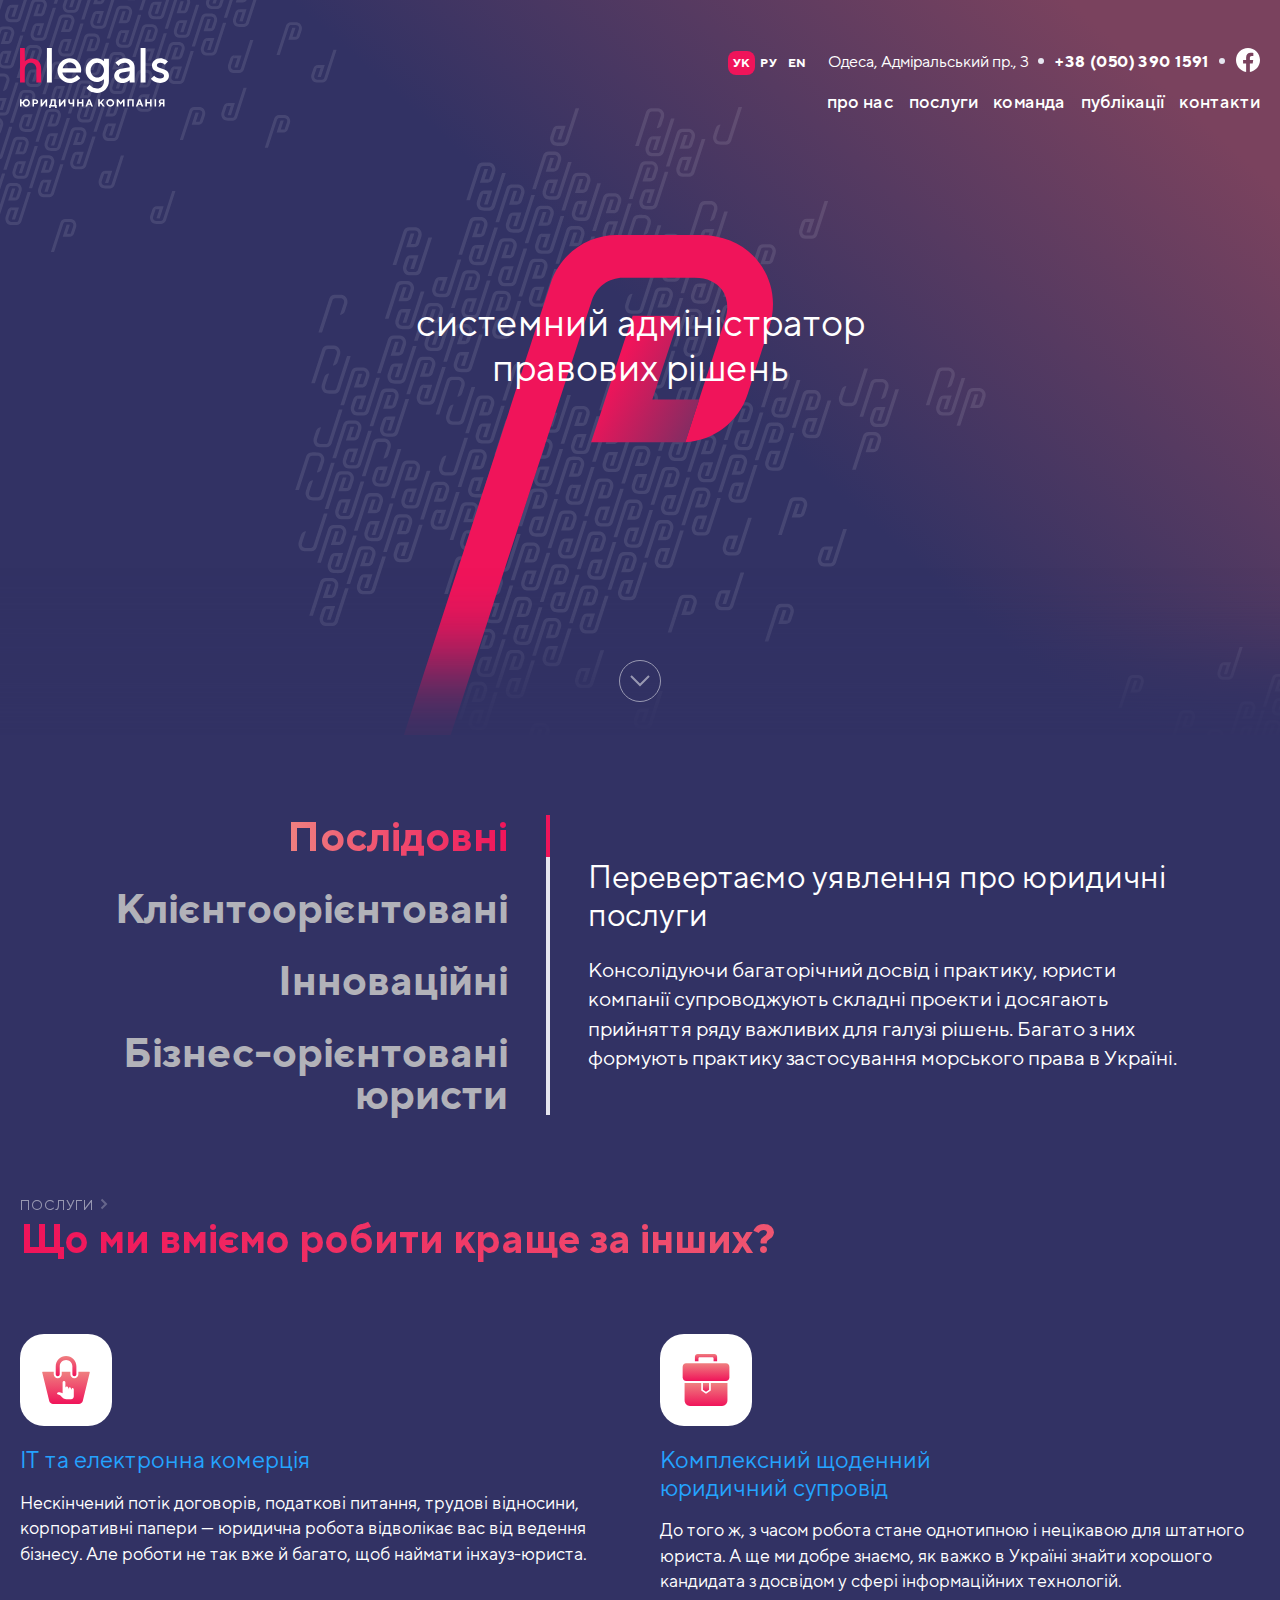
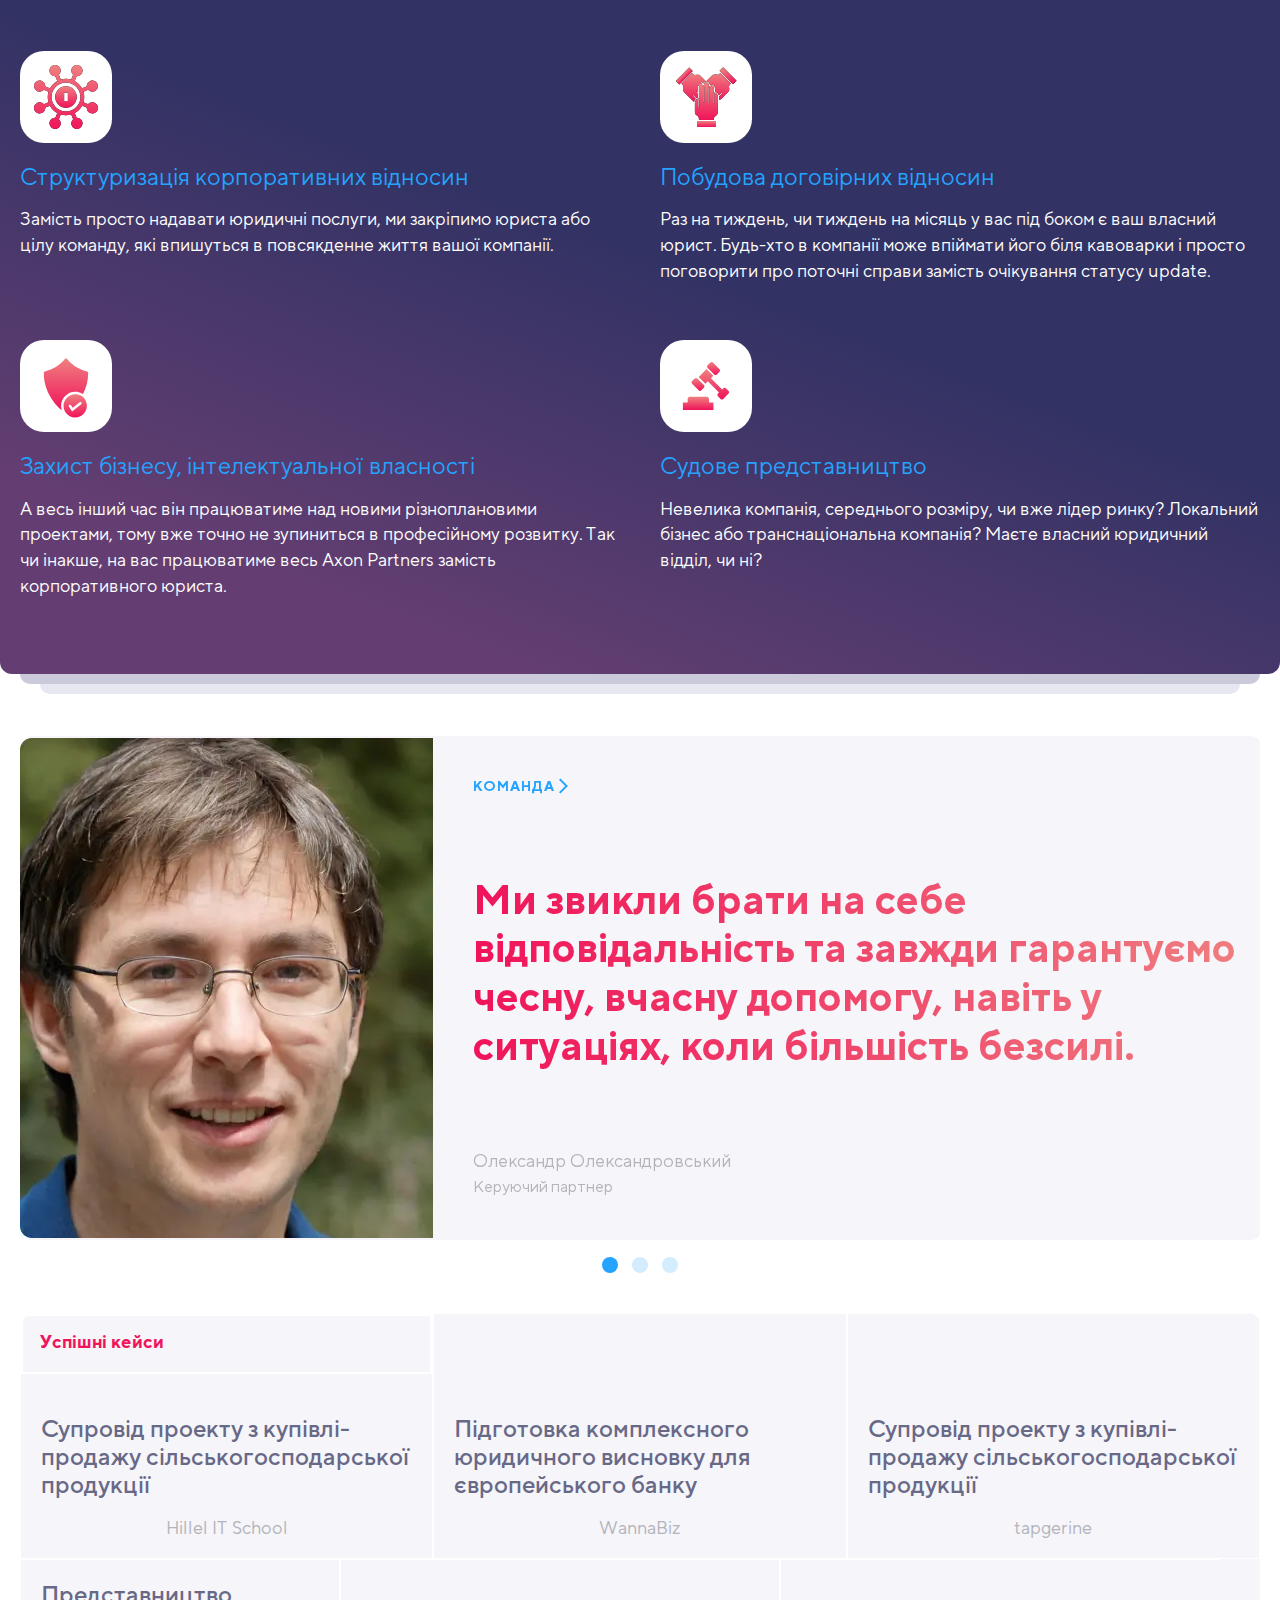
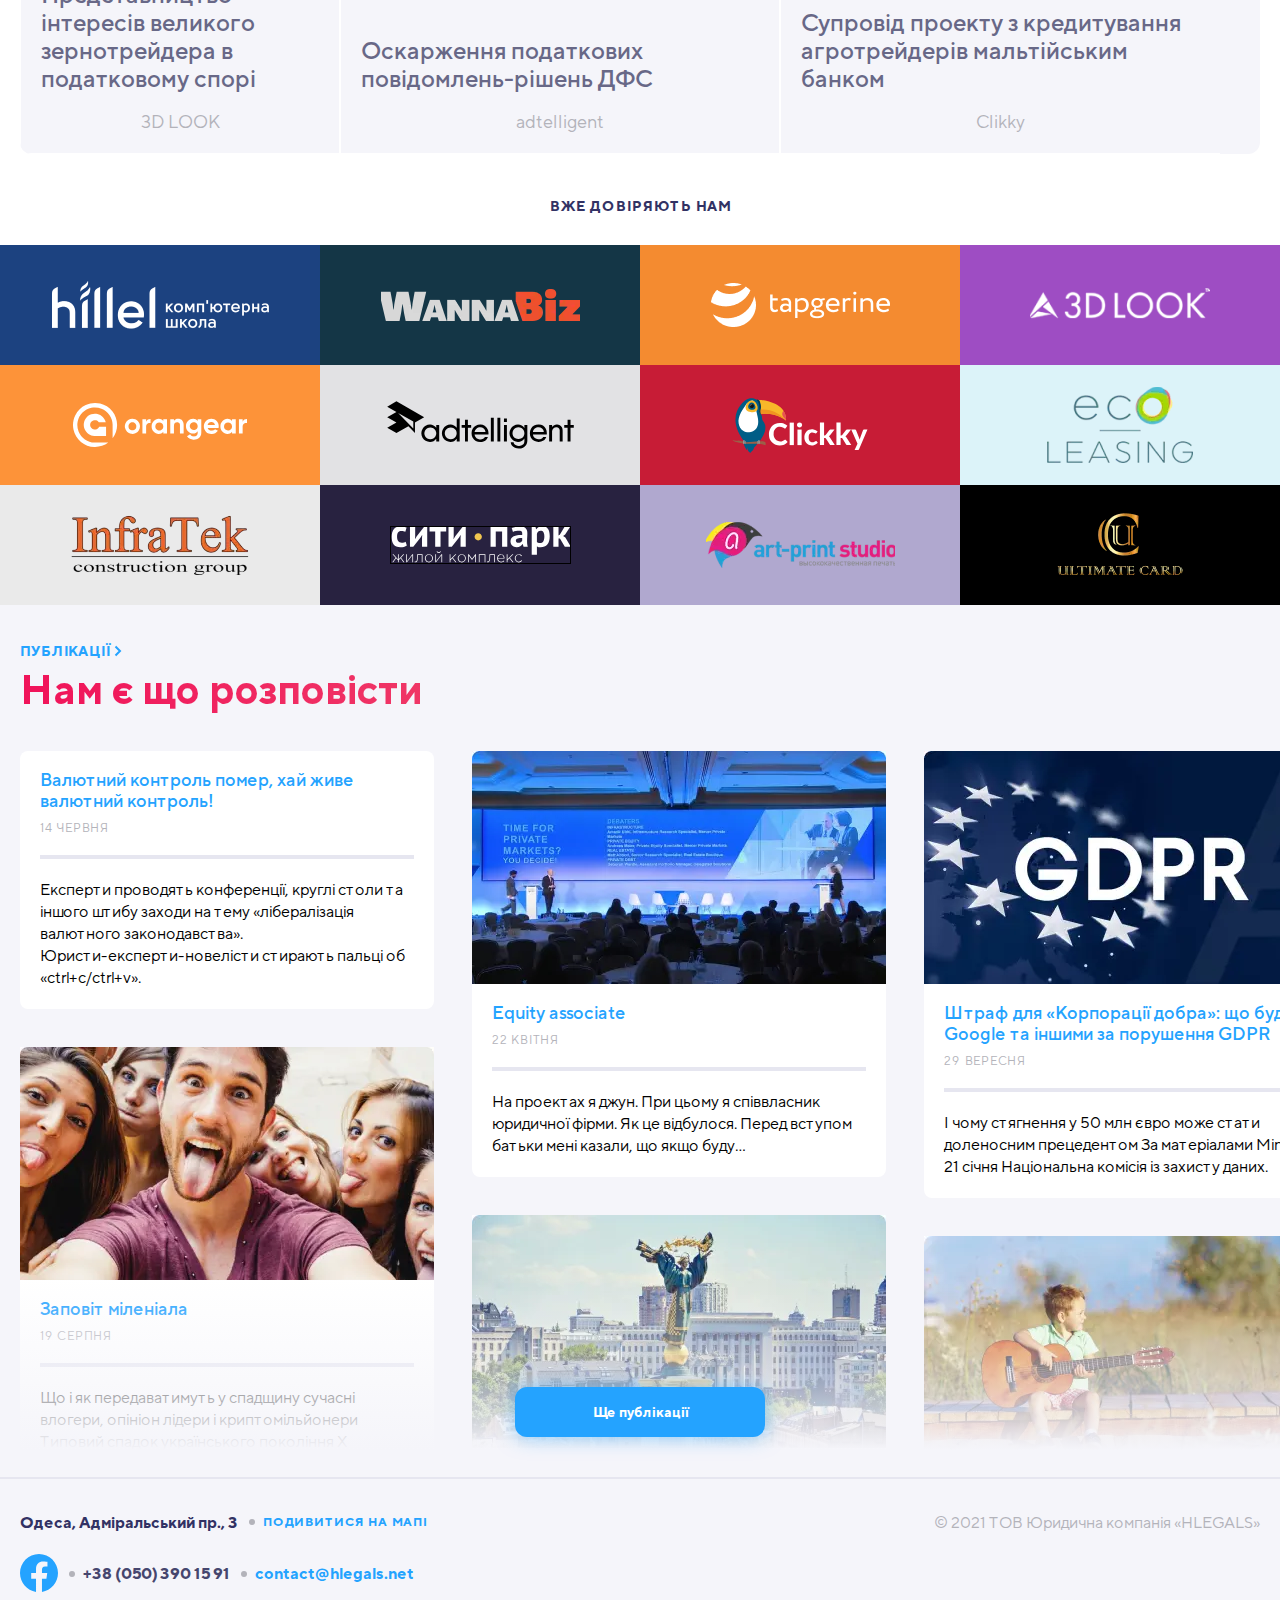
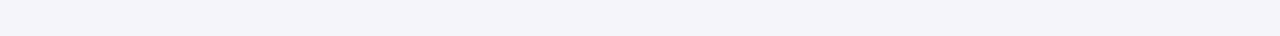
<file: index.html>
<!DOCTYPE html>
<html lang="zxx">
<head>
  <title>Homepage</title>
  <meta charset="UTF-8">
  <meta name="format-detection" content="telephone=no">
  <link rel="stylesheet" href="css/style.min.css?_v=20220911192548">
  <meta name="viewport" content="width=device-width, initial-scale=1.0">
</head>
<body class="body home">
  <div class="wrapper">
    <header class="header">
      <div class="header__container">
        <a href="./index.html" class="header__logo">
          <svg class="header__logo-icon" width="156" height="63" viewBox="0 0 156 63" fill="none"
            xmlns="http://www.w3.org/2000/svg">
            <path
              d="M10.3513 57.0913C10.3513 55.9799 9.9699 55.0429 9.21807 54.2692C8.46624 53.4956 7.55097 53.1143 6.48316 53.1143C5.51341 53.1143 4.67441 53.4193 3.96617 54.0404C3.26882 54.6506 2.83298 55.3915 2.66953 56.2741H1.63441V53.2777H0V60.9049H1.63441V57.7996H2.66953C2.83298 58.7257 3.26882 59.5102 3.96617 60.1313C4.66351 60.7524 5.50251 61.0684 6.48316 61.0684C7.55097 61.0684 8.46624 60.687 9.21807 59.9134C9.9699 59.1507 10.3513 58.2027 10.3513 57.0913ZM8.71685 57.0913C8.71685 57.8105 8.49893 58.4097 8.06309 58.8783C7.61635 59.3577 7.09334 59.5974 6.48316 59.5974C5.87298 59.5974 5.34997 59.3577 4.91412 58.8783C4.46738 58.4097 4.24946 57.8105 4.24946 57.0913C4.24946 56.3722 4.46738 55.7729 4.91412 55.2935C5.34997 54.8249 5.87298 54.5852 6.48316 54.5852C7.09334 54.5852 7.61635 54.8249 8.06309 55.2935C8.49893 55.7729 8.71685 56.3722 8.71685 57.0913Z"
              fill="#FFFFFF" />
            <path
              d="M12.9603 53.2783V60.9056H14.5947V58.3995H16.1746C16.9591 58.3995 17.6129 58.1489 18.125 57.6585C18.6371 57.1682 18.8986 56.558 18.8986 55.8389C18.8986 55.1089 18.6371 54.5096 18.125 54.0084C17.602 53.518 16.9591 53.2783 16.1746 53.2783H12.9603ZM16.1201 54.7493C16.447 54.7493 16.7194 54.8582 16.9373 55.0653C17.1553 55.2723 17.2642 55.5338 17.2642 55.8389C17.2642 56.144 17.1553 56.4055 16.9373 56.6125C16.7194 56.8195 16.447 56.9285 16.1201 56.9285H14.5947V54.7493H16.1201Z"
              fill="#FFFFFF" />
            <path
              d="M28.2618 60.9056V53.2783H26.8453L23.0862 58.1271V53.2783H21.4518V60.9056H22.8683L26.6274 56.0568V60.9056H28.2618Z"
              fill="#FFFFFF" />
            <path
              d="M30.3245 59.4346V62.4855H31.959V60.9056H36.5353V62.4855H38.1697V59.4346H37.2435V53.2783H31.959V55.621C31.959 56.1331 31.9154 56.6125 31.8282 57.0593C31.741 57.5169 31.643 57.8765 31.5449 58.1489C31.4359 58.4104 31.3161 58.6501 31.1744 58.8789C31.0328 59.0968 30.9456 59.2385 30.8911 59.3038C30.8258 59.3583 30.7931 59.4128 30.7604 59.4346H30.3245ZM33.5934 55.621V54.7493H35.6091V59.4346H32.3948L32.5256 59.3038C32.6018 59.2167 32.6999 59.075 32.8197 58.868C32.9396 58.661 33.0486 58.4213 33.1684 58.1489C33.2883 57.8765 33.3863 57.506 33.4626 57.0593C33.5498 56.6125 33.5934 56.1331 33.5934 55.621Z"
              fill="#FFFFFF" />
            <path
              d="M47.3114 60.9056V53.2783H45.8949L42.1358 58.1271V53.2783H40.5014V60.9056H41.9178L45.677 56.0568V60.9056H47.3114Z"
              fill="#FFFFFF" />
            <path
              d="M51.8817 53.2783H50.2473V55.621C50.2473 56.5362 50.487 57.2445 50.9665 57.7457C51.4568 58.2578 52.1214 58.5084 52.9713 58.5084C53.7014 58.5084 54.3007 58.3668 54.7692 58.0726V60.9056H56.4036V53.2783H54.7692V56.4927L54.5839 56.6343C54.4641 56.7215 54.2789 56.8086 54.0282 56.9067C53.7776 56.9939 53.5161 57.0375 53.2437 57.0375C52.8079 57.0375 52.4701 56.9176 52.2304 56.6779C52.0016 56.4273 51.8817 56.0786 51.8817 55.621V53.2783Z"
              fill="#FFFFFF" />
            <path
              d="M65.9856 53.2783H64.3512V56.3292H61.0824V53.2783H59.448V60.9056H61.0824V57.8002H64.3512V60.9056H65.9856V53.2783Z"
              fill="#FFFFFF" />
            <path
              d="M72.9549 57.6912H71.1026L72.0287 55.1851L72.9549 57.6912ZM73.4997 59.1077L74.1535 60.9056H75.8969L72.9004 53.2783H71.1571L68.1606 60.9056H69.904L70.5578 59.1077H73.4997Z"
              fill="#FFFFFF" />
            <path
              d="M83.0222 53.2783H81.3878V60.9056H83.0222V58.7263L84.0029 57.6367L86.2366 60.9056H88.1434L85.0925 56.4382L87.9255 53.2783H86.0187L83.0222 56.6016V53.2783Z"
              fill="#FFFFFF" />
            <path
              d="M91.4614 57.0913C91.4614 56.394 91.7012 55.7947 92.1806 55.3153C92.6491 54.8249 93.2266 54.5852 93.9131 54.5852C94.5995 54.5852 95.177 54.8249 95.6455 55.3153C96.125 55.7947 96.3647 56.394 96.3647 57.0913C96.3647 57.7996 96.125 58.388 95.6455 58.8674C95.177 59.3577 94.5995 59.5974 93.9131 59.5974C93.2266 59.5974 92.6491 59.3577 92.1806 58.8674C91.7012 58.388 91.4614 57.7996 91.4614 57.0913ZM89.7726 57.0913C89.7726 58.1809 90.1757 59.1289 90.9711 59.9025C91.7665 60.6761 92.7472 61.0684 93.9131 61.0684C95.0789 61.0684 96.0596 60.6761 96.855 59.9025C97.6504 59.1289 98.0536 58.1809 98.0536 57.0913C98.0536 55.9908 97.6504 55.0538 96.855 54.2801C96.0596 53.5065 95.0789 53.1143 93.9131 53.1143C92.7472 53.1143 91.7665 53.5065 90.9711 54.2801C90.1757 55.0538 89.7726 55.9908 89.7726 57.0913Z"
              fill="#FFFFFF" />
            <path
              d="M104.748 56.6016L102.133 53.2783H100.662V60.9056H102.297V55.8389L104.748 58.9443L107.2 55.8171V60.9056H108.834V53.2783H107.385L104.748 56.6016Z"
              fill="#FFFFFF" />
            <path d="M118.359 53.2783H111.876V60.9056H113.511V54.7493H116.725V60.9056H118.359V53.2783Z"
              fill="#FFFFFF" />
            <path
              d="M125.33 57.6912H123.477L124.404 55.1851L125.33 57.6912ZM125.875 59.1077L126.528 60.9056H128.272L125.275 53.2783H123.532L120.536 60.9056H122.279L122.933 59.1077H125.875Z"
              fill="#FFFFFF" />
            <path
              d="M136.983 53.2783H135.349V56.3292H132.08V53.2783H130.445V60.9056H132.08V57.8002H135.349V60.9056H136.983V53.2783Z"
              fill="#FFFFFF" />
            <path d="M141.662 53.2783H140.027V60.9056H141.662V53.2783Z" fill="#FFFFFF" />
            <path
              d="M150.373 53.2783H146.995C146.232 53.2783 145.611 53.518 145.121 53.9975C144.63 54.4769 144.38 55.0762 144.38 55.7844C144.38 56.0895 144.434 56.3728 144.521 56.6452C144.619 56.9176 144.728 57.1246 144.859 57.2772C144.979 57.4297 145.11 57.5714 145.273 57.7021C145.426 57.8329 145.535 57.92 145.6 57.9527C145.655 57.9745 145.709 58.0072 145.742 58.0181L144.107 60.9056H145.851L147.322 58.236H148.738V60.9056H150.373V53.2783ZM146.014 55.7844C146.014 55.4793 146.112 55.2396 146.308 55.0435C146.504 54.8474 146.755 54.7493 147.049 54.7493H148.738V56.7651H147.049C146.755 56.7651 146.504 56.667 146.308 56.4818C146.112 56.2965 146.014 56.0568 146.014 55.7844Z"
              fill="#FFFFFF" />
            <path class="red"
              d="M4.98113 0H0V35.9749H4.98113V22.6286C4.98113 20.3707 5.54273 18.5895 6.66593 17.3352C7.78912 16.0808 9.32741 15.4286 11.232 15.4286C12.8679 15.4286 14.2353 16.0307 15.3341 17.1847C16.4329 18.3638 16.9944 19.8439 16.9944 21.6251V36H22V21.6251C22 18.3136 21.0966 15.7045 19.2897 13.7477C17.4828 11.7909 15.1143 10.8125 12.2331 10.8125C11.4029 10.8125 10.5727 10.9129 9.76693 11.1387C8.93674 11.3645 8.27747 11.6153 7.74029 11.8913C7.20311 12.1672 6.69034 12.4683 6.22642 12.8195C5.76249 13.1707 5.44506 13.4216 5.29856 13.5721C5.15205 13.7226 5.02997 13.823 4.98113 13.8983V0Z"
              fill="#F0145A" />
            <path d="M33.135 0H28V35.945H33.135V0Z" fill="#FFFFFF" />
            <path
              d="M63.4222 25.4177L63.6789 22.8502C63.6789 19.4098 62.5492 16.5342 60.2385 14.2234C57.9277 11.9127 55.0521 10.783 51.6117 10.783C48.1712 10.783 45.1929 12.0154 42.7281 14.4802C40.2633 16.945 39.0309 19.8719 39.0309 23.3637C39.0309 26.9582 40.3147 30.0392 42.8308 32.6067C45.347 35.1742 48.3766 36.458 51.8684 36.458C53.2035 36.458 54.4359 36.2526 55.6683 35.8931C56.9007 35.4823 57.9277 35.0715 58.6466 34.6607C59.4169 34.1986 60.1871 33.6851 60.8547 33.1202C61.5222 32.5554 61.9844 32.1446 62.1898 31.8878C62.3952 31.6311 62.5492 31.477 62.6519 31.323L59.3142 27.9852L58.5439 28.9609C58.0304 29.5771 57.1575 30.1933 55.9251 30.8608C54.6413 31.5284 53.3062 31.8365 51.8684 31.8365C49.8658 31.8365 48.1712 31.2203 46.7334 29.9365C45.2956 28.6528 44.4227 27.1636 44.1659 25.4177H63.4222ZM51.6117 15.1477C53.5116 15.1477 55.0521 15.7126 56.3359 16.7909C57.5683 17.9206 58.3385 19.3071 58.6466 21.053H44.3713C44.8335 19.3071 45.6551 17.9206 46.9388 16.7909C48.1712 15.7126 49.7631 15.1477 51.6117 15.1477Z"
              fill="#FFFFFF" />
            <path
              d="M87.3712 34.4553C87.3712 36.7147 86.7037 38.5633 85.3172 40.0011C83.9821 41.3876 82.2876 42.1065 80.1822 42.1065C79.2579 42.1065 78.3336 41.9524 77.4607 41.6957C76.5877 41.4389 75.9202 41.1308 75.3553 40.7714C74.7905 40.4119 74.277 40.0525 73.7635 39.5903C73.3013 39.1282 72.9932 38.8201 72.8392 38.666C72.6851 38.512 72.5824 38.3579 72.4797 38.2552L69.142 41.593L69.5528 42.1065C69.8095 42.4659 70.2717 42.9281 70.8879 43.4416C71.5041 43.9037 72.223 44.4172 73.0446 44.9307C73.8662 45.3929 74.8932 45.8037 76.1769 46.1631C77.4607 46.5226 78.7958 46.728 80.1822 46.728C83.674 46.728 86.5496 45.5469 88.9631 43.1848C91.3252 40.7714 92.5062 37.8958 92.5062 34.404V11.2965H87.3712V13.864L86.4983 13.0937C85.9334 12.5802 85.0605 12.0667 83.8281 11.5532C82.5957 11.0397 81.2606 10.783 79.9255 10.783C76.7931 10.783 74.1229 11.964 71.8122 14.3775C69.5014 16.7909 68.3717 19.6665 68.3717 23.107C68.3717 26.5474 69.5014 29.423 71.8122 31.8365C74.1229 34.2499 76.7931 35.431 79.9255 35.431C80.7984 35.431 81.62 35.3283 82.493 35.1229C83.3146 34.8661 83.9821 34.6094 84.547 34.3526C85.1118 34.0959 85.6253 33.7878 86.0875 33.4283C86.5496 33.0689 86.9091 32.8121 87.0118 32.7094L87.3712 32.35V34.4553ZM73.5067 23.107C73.5067 20.9503 74.1743 19.153 75.5607 17.6639C76.9472 16.1747 78.5904 15.4045 80.439 15.4045C82.2876 15.4045 83.9308 16.1747 85.3172 17.6639C86.6523 19.153 87.3712 20.9503 87.3712 23.107C87.3712 25.2637 86.6523 27.0609 85.3172 28.5501C83.9308 30.0392 82.2876 30.8095 80.439 30.8095C78.5904 30.8095 76.9472 30.0392 75.5607 28.5501C74.1743 27.0609 73.5067 25.2637 73.5067 23.107Z"
              fill="#FFFFFF" />
            <path
              d="M119.309 35.9445V20.026C119.309 17.4071 118.333 15.1991 116.433 13.4532C114.533 11.6559 112.068 10.783 109.039 10.783C107.858 10.783 106.677 10.937 105.547 11.2451C104.417 11.6046 103.493 11.964 102.825 12.3748C102.158 12.7856 101.49 13.2478 100.874 13.8126C100.258 14.3261 99.8985 14.6856 99.6931 14.891C99.539 15.0964 99.385 15.2504 99.2823 15.4045L102.62 18.7422L103.288 17.8693C103.698 17.3044 104.417 16.7909 105.496 16.2261C106.574 15.6612 107.755 15.4045 109.039 15.4045C110.528 15.4045 111.76 15.8666 112.736 16.7396C113.712 17.6125 114.174 18.7422 114.174 20.026L105.188 21.5665C102.979 21.9259 101.182 22.7989 99.9498 24.1853C98.6661 25.5718 97.9985 27.2663 97.9985 29.269C97.9985 31.1689 98.8201 32.8121 100.463 34.2499C102.158 35.7391 104.212 36.458 106.728 36.458C107.601 36.458 108.423 36.3553 109.244 36.0985C110.117 35.8931 110.785 35.6364 111.35 35.3796C111.914 35.1229 112.428 34.8148 112.89 34.4553C113.352 34.0959 113.66 33.8391 113.866 33.7364C114.02 33.5824 114.122 33.4283 114.174 33.377V35.9445H119.309ZM107.498 31.8365C106.163 31.8365 105.085 31.5284 104.315 30.9122C103.493 30.296 103.134 29.5771 103.134 28.7555C103.134 27.8825 103.39 27.1123 103.955 26.5474C104.52 25.9826 105.29 25.5718 106.215 25.4177L114.174 24.134V24.6475C114.174 26.9582 113.609 28.7041 112.428 29.9879C111.247 31.2203 109.604 31.8365 107.498 31.8365Z"
              fill="#FFFFFF" />
            <path d="M130.64 0H125.505V35.945H130.64V0Z" fill="#FFFFFF" />
            <path
              d="M153.989 14.1207L153.681 13.7613C153.475 13.5559 153.167 13.2991 152.705 12.9397C152.243 12.5802 151.729 12.2721 151.165 11.9127C150.6 11.6046 149.829 11.3478 148.905 11.0911C147.981 10.8857 147.005 10.783 146.03 10.783C143.513 10.783 141.459 11.5019 139.816 12.9397C138.122 14.4288 137.3 16.072 137.3 17.972C137.3 19.3584 137.608 20.4881 138.224 21.5151C138.841 22.4908 139.611 23.2097 140.586 23.6205C141.511 24.0826 142.538 24.5448 143.616 24.9042C144.694 25.2637 145.67 25.5718 146.646 25.8285C147.57 26.1366 148.34 26.4961 148.957 26.9582C149.573 27.4204 149.881 28.0366 149.881 28.7555C149.881 29.6798 149.521 30.45 148.854 31.0149C148.186 31.5284 147.159 31.8365 145.773 31.8365C144.643 31.8365 143.513 31.5284 142.435 31.0149C141.357 30.45 140.689 29.9879 140.33 29.6284C140.022 29.269 139.765 28.9609 139.611 28.7555L136.273 32.0932L136.633 32.5554C136.889 32.8635 137.249 33.2229 137.762 33.6337C138.327 34.0959 138.943 34.5067 139.611 34.9175C140.33 35.3283 141.254 35.6877 142.332 35.9958C143.411 36.3039 144.592 36.458 145.773 36.458C148.494 36.458 150.754 35.6877 152.448 34.1986C154.143 32.7094 155.016 30.8608 155.016 28.7555C155.016 27.369 154.708 26.188 154.092 25.2637C153.475 24.288 152.705 23.5691 151.729 23.107C150.805 22.5935 149.778 22.1827 148.7 21.8232C147.621 21.4638 146.646 21.1043 145.67 20.8989C144.746 20.6422 143.976 20.2314 143.359 19.7692C142.743 19.3071 142.435 18.6909 142.435 17.972C142.435 17.3044 142.743 16.6882 143.411 16.1747C144.027 15.6612 144.9 15.4045 146.03 15.4045C146.851 15.4045 147.673 15.6099 148.443 15.9693C149.265 16.3288 149.829 16.6369 150.086 16.8936C150.343 17.1504 150.548 17.3558 150.651 17.4585L153.989 14.1207Z"
              fill="#FFFFFF" />
          </svg>
          <div class="header__logo-actions">
            <img class="header__logo-actions-before" src="img/logo/logi-slash.svg" alt="slash">
            <span class="header__logo-text header__logo-text--about"> про нас </span>
            <span class="header__logo-text header__logo-text--serveses"> послуги </span>
            <span class="header__logo-text header__logo-text--team"> команда </span>
            <span class="header__logo-text header__logo-text--publications"> публікації </span>
            <span class="header__logo-text header__logo-text--contacts"> контакти </span>
            <img class="header__logo-actions-after" src="img/logo/logo-p.svg" alt="p">
          </div>
        </a>
        <div class="header__info">
          <ul class="header__info-language-items">
            <li class="header__info-language-item"><a
                class="header__info-language-link header__info-language-link--activ" href="#">УК</a></li>
            <li class="header__info-language-item"><a class="header__info-language-link" href="#">РУ</a></li>
            <li class="header__info-language-item"><a class="header__info-language-link" href="#">EN</a></li>
          </ul>
          <address class="header__info-lokation">
            <a class="header__info-lokation-link" href="https://goo.gl/maps/o3AQcZeLf1BMAvFG9">Одеса, Адміральський пр.,
              3</a>
          </address>
          <div class="header__info-contct"><a href="tel:+380503901591" class="header__info-contct-link">+38 (050) 390
              1591</a></div>
          <div class="header__info-social">
            <a class="header__info-social-link" href="">
              <svg class="header__info-social-icon" width="24" height="24" viewBox="0 0 24 24" fill="none"
                xmlns="http://www.w3.org/2000/svg">
                <g clip-path="url(#clip0_35215_6020)">
                  <path
                    d="M24 12.0733C24 5.40541 18.6274 0 12 0C5.37258 0 0 5.40541 0 12.0733C0 18.0995 4.38823 23.0943 10.125 24V15.5633H7.07813V12.0733H10.125V9.41343C10.125 6.38755 11.9165 4.71615 14.6576 4.71615C15.9705 4.71615 17.3438 4.95195 17.3438 4.95195V7.92313H15.8306C14.3399 7.92313 13.875 8.85379 13.875 9.80857V12.0733H17.2031L16.6711 15.5633H13.875V24C19.6118 23.0943 24 18.0995 24 12.0733Z"
                    fill="#B3B3BA" />
                </g>
                <defs>
                  <clipPath id="clip0_35215_6020">
                    <rect width="24" height="24" fill="white" />
                  </clipPath>
                </defs>
              </svg></a>
          </div>
        </div>
        <div class="header__menu menu">
          <button type="button" class="act"><span class="menu__icon icon-menu"><span></span></span></button>
          <nav class="menu__body">
            <ul class="menu__list">
              <li class="menu__item"><a href="./about.html" class="menu__link p menu__link-abaut--activ">про нас</a>
              </li>
              <li class="menu__item"><a href="./servises.html"
                  class="menu__link menu__link-servises--activ">послуги</a></li>
              <li class="menu__item"><a href="./team.html" class="menu__link menu__link-team--activ">команда</a></li>
              <li class="menu__item"><a href="./publication.html"
                  class="menu__link menu__link-publication--activ">публікації</a></li>
              <li class="menu__item"><a href="./contact.html" class="menu__link menu__link-contact--activ">контакти</a>
              </li>
            </ul>
          </nav>
        </div>
      </div>
    </header>
    <main class="main">
      <section class="main__hero hero-main">
        <h1 class="hero-main__title">системний адміністратор правових рішень</h1>
        <a href="" class="hero-main__link">
          <svg width="20" height="12" viewBox="0 0 20 12" fill="none" xmlns="http://www.w3.org/2000/svg">
            <path d="M1 1L10 10L19 1" stroke="white" stroke-width="2" />
          </svg>
        </a>
      </section>
      <section class="main__experience experience">
        <div class="experience__container">
          <div class="sliders">
            <div class="sliders__headers">
              <h2 class="sliders__header active"><span>Послідовні</span></h2>
              <h2 class="sliders__header"><span>Клієнтоорієнтовані</span></h2>
              <h2 class="sliders__header"><span>Інноваційні</span></h2>
              <h2 class="sliders__header"><span>Бізнес-орієнтовані юристи</span></h2>
            </div>
            <div class="sliders__notes">
              <div class="sliders__note active">
                <h3 class="sliders__title">Перевертаємо уявлення про юридичні послуги</h3>
                <p class="sliders__description">Консолідуючи багаторічний досвід і практику, юристи компанії
                  супроводжують
                  складні проекти і досягають прийняття ряду важливих для галузі рішень. Багато з них формують практику
                  застосування морського права в Україні.</p>
              </div>
              <div class="sliders__note">
                <h3 class="sliders__title">Клієнтоорієнтовані про юридичні послуги</h3>
                <p class="sliders__description">Cупроводжують складні проекти і досягають прийняття ряду важливих для
                  галузі
                  рішень. Багато з них формують практику застосування морського права в Україні.</p>
              </div>
              <div class="sliders__note">
                <h3 class="sliders__title">Інноваційні послуги</h3>
                <p class="sliders__description">Ряду важливих для галузі рішень. Багато з них формують практику
                  застосування морського права в Україні.</p>
              </div>
              <div class="sliders__note">
                <h3 class="sliders__title">Бізнес-орієнтовані юристи послуги</h3>
                <p class="sliders__description">Багато з них формують практику застосування морського права в Україні.
                </p>
              </div>
            </div>
            <div class="sliders__indicators">
              <div class="sliders__indicator active"></div>
              <div class="sliders__indicator"></div>
              <div class="sliders__indicator"></div>
              <div class="sliders__indicator"></div>
            </div>
          </div>
        </div>
      </section>
      <section class="main__services services ">
        <div class="services__container">
          <div class="services__title-block">
            <a href="#" class="services__title-link">послуги
              <svg width="12" height="12" viewBox="0 0 12 12" fill="none" xmlns="http://www.w3.org/2000/svg">
                <g opacity="0.5">
                  <path d="M3.5 1.5L8 6L3.5 10.5" stroke="white" stroke-width="2" />
                </g>
              </svg>
            </a>
            <h2 class="services__title">Що ми вміємо робити краще за інших?</h2>
          </div>
          <div class="services__cards-block">
            <a href="./servises-page.html" class="services__card-item card-item">
              <div class="flex">
                <div class="card-item__img"><img src="img/services/iconfinder_shopping-purse_353439.svg"
                    alt="jurisdiction">
                </div>
                <h6 class="card-item__title item">IT та електронна комерцiя</h6>
              </div>
              <p class="card-item__desctiption">Нескінчений потік договорів, податкові питання, трудові відносини,
                корпоративні папери — юридична робота відволікає вас
                від ведення бізнесу. Але роботи не так вже й багато, щоб наймати інхауз-юриста.</p>
            </a>
            <a href="./servises-page.html" class="services__card-item card-item">
              <div class="flex">
                <div class="card-item__img"><img src="img/services/iconfinder_20_2959850.svg" alt="jurisdiction"></div>
                <h6 class="card-item__title">Комплексний щоденний <br>
                  юридичний супровід</h6>
              </div>
              <p class="card-item__desctiption">До того ж, з часом робота стане однотипною і нецікавою для штатного
                юриста. А
                ще ми добре знаємо, як важко в Україні
                знайти хорошого кандидата з досвідом у сфері інформаційних технологій.</p>
            </a>
            <a href="./servises-page.html" class="services__card-item card-item">
              <div class="flex">
                <div class="card-item__img"><img src="img/services/corporaterelations.svg" alt="corporaterelations">
                </div>
                <h6 class="card-item__title">Структуризація корпоративних відносин</h6>
              </div>
              <p class="card-item__desctiption">Замість просто надавати юридичні послуги, ми закріпимо юриста або цілу
                команду, які впишуться в повсякденне життя вашої
                компанії.</p>
            </a>
            <a href="./servises-page.html" class="services__card-item card-item">
              <div class="flex">
                <div class="card-item__img"><img
                    src="img/services/iconfinder_collaborative-combine-hand-together-team_37900701.svg"
                    alt="together-team_3790070"></div>
                <h6 class="card-item__title">Побудовa договірних відносин</h6>
              </div>
              <p class="card-item__desctiption">Раз на тиждень, чи тиждень на місяць у вас під боком є ваш власний
                юрист.
                Будь-хто в компанії може впіймати його біля
                кавоварки і просто поговорити про поточні справи замість очікування статусу update.
              </p>
            </a>
            <a href="./servises-page.html" class="services__card-item card-item">
              <div class="flex">
                <div class="card-item__img"><img
                    src="img/services/iconfinder_safety__security__shield__protection_2542039.svg"
                    alt="shield__protection_2542039."></div>
                <h6 class="card-item__title">Захист бізнесу, інтелектуальної власності</h6>
              </div>
              <p class="card-item__desctiption">А весь інший час він працюватиме над новими різноплановими проектами,
                тому вже
                точно не зупиниться в професійному
                розвитку. Так чи інакше, на вас працюватиме весь Axon Partners замість корпоративного юриста.</p>
            </a>
            <a href="./servises-page.html" class="services__card-item card-item">
              <div class="flex">
                <div class="card-item__img"><img src="img/services/iconfinder_Lawyer1.svg" alt="Lawyer"></div>
                <h6 class="card-item__title">Судове представництво</h6>
              </div>
              <p class="card-item__desctiption">Невелика компанія, середнього розміру, чи вже лідер ринку? Локальний
                бізнес
                або транснаціональна компанія? Маєте власний
                юридичний відділ, чи ні?</p>
            </a>
          </div>
        </div>
      </section>
      <section class="main__team team">
        <div class="team__container">
          <!-- Оболочка слайдера -->
          <div class="team-slider__slider">
            <!-- Двигающееся часть слайдера -->
            <div class="team-slider__swiper">
              <!-- Слайд -->
              <div class="team-slider__slide">
                <div class="team-slider__slide-img">
                  <picture>
                    <source srcset="img/comandos/imagebig.webp" type="image/webp"><img src="img/comandos/imagebig.jpg"
                      alt="Олександровський">
                  </picture>
                </div>
                <a href="./team.html" class="team-slider__slide-link">команда
                  <span><img src="img/comandos/row-right.svg" alt="row-right">
                  </span>
                </a>
                <h3 class="team-slider__slide-title">Ми звикли брати на себе відповідальність та завжди гарантуємо
                  чесну,
                  вчасну допомогу, навіть у ситуаціях, коли більшість
                  безсилі.</h3>
                <div class="team-slider__slide-description">
                  <span class="team-slider__description-autor">Олександр Олександровський</span>
                  <span class="team-slider__description-position">Керуючий партнер</span>
                </div>
              </div>
              <div class="team-slider__slide">
                <div class="team-slider__slide-img">
                  <picture>
                    <source srcset="img/comandos/imagebig.webp" type="image/webp"><img src="img/comandos/imagebig.jpg"
                      alt="Олександровський">
                  </picture>
                </div>
                <a href="./team.html" class="team-slider__slide-link">команда
                  <span><img src="img/comandos/row-right.svg" alt="row-right">
                  </span>
                </a>
                <h3 class="team-slider__slide-title">Ми звикли брати на себе відповідальність та завжди гарантуємо
                  чесну,
                  вчасну допомогу, навіть у ситуаціях, коли більшість
                  безсилі.</h3>
                <div class="team-slider__slide-description">
                  <span class="team-slider__description-autor">Олександр Олександровський</span>
                  <span class="team-slider__description-position">Керуючий партнер</span>
                </div>
              </div>
              <div class="team-slider__slide">
                <div class="team-slider__slide-img">
                  <picture>
                    <source srcset="img/comandos/imagebig.webp" type="image/webp"><img src="img/comandos/imagebig.jpg"
                      alt="Олександровський">
                  </picture>
                </div>
                <a href="./team.html" class="team-slider__slide-link">команда
                  <span><img src="img/comandos/row-right.svg" alt="row-right">
                  </span>
                </a>
                <h3 class="team-slider__slide-title">Ми звикли брати на себе відповідальність та завжди гарантуємо
                  чесну,
                  вчасну допомогу, навіть у ситуаціях, коли більшість
                  безсилі.</h3>
                <div class="team-slider__slide-description">
                  <span class="team-slider__description-autor">Олександр Олександровський</span>
                  <span class="team-slider__description-position">Керуючий партнер</span>
                </div>
              </div>
            </div>
            <!-- Если нужна пагинация -->
            <div class="swiper-pagination-home"></div>
          </div>
        </div>
      </section>
      <section class="main__cases cases">
        <div class="cases__container">
          <div class="cases__title">
            <h3>Успішні кейси</h3>
          </div>
          <div data-one-spoller data-spollers class="spollers cases__box-inner">
            <div class="cases__box spollers__item">
              <button type="button" class="first-case case__header first-header spollers__title" data-spoller
                data-spoller-close data-one-spoller>
                <span class="case__text">Супровід проекту з купівлі-продажу сільськогосподарської продукції</span>
                <span class="case__name">Hillel IT School</span>
              </button>
              <div class="case__content spollers__body">
                <p class="icon-circle-up">Lorem ipsum dolor sit amet consectetur adipisicing elit. Officiis quo aliquam
                  id
                  incidunt modi
                  fugiat ad obcaecati deserunt recusandae corporis debitis rerum ea ratione cumque, excepturi dolores
                  facilis sed non. <span></span></p>
              </div>
              <button type="button" class="case__header first-header spollers__title" data-spoller data-spoller-close
                data-one-spoller>
                <span class="case__text">Підготовка комплексного юридичного висновку для європейського банку</span>
                <span class="case__name">WannaBiz</span>
              </button>
              <div class="case__content spollers__body">
                <p class="icon-circle-up">Lorem ipsum dolor sit amet consectetur, adipisicing elit. Quae optio odit
                  voluptate
                  debitis
                  expedita aperiam fugit fugiat a nulla vero dolorem corrupti voluptas nostrum, esse excepturi
                  laudantium aliquid, ratione soluta.<span></span></p>
              </div>
              <button type="button" class="case__header first-header spollers__title" data-spoller data-spoller-close
                data-one-spoller>
                <span class="case__text">Супровід проекту з купівлі-продажу сільськогосподарської продукції</span>
                <span class="case__name">tapgerine</span>
              </button>
              <div class="case__content spollers__body">
                <p class="icon-circle-up">Lorem ipsum dolor sit amet, consectetur adipisicing elit. Aut doloribus
                  debitis
                  officia ea ut
                  voluptatibus veritatis illo consectetur, aliquam esse ab qui earum incidunt doloremque, magnam velit
                  tempore placeat ratione.<span></span></p>
              </div>
            </div>
            <div class="cases__box spollers__item">
              <button type="button" class="case__header litle spollers__title" data-spoller data-spoller-close
                data-one-spoller>
                <span class="case__text">Представництво інтересів великого зернотрейдера в податковому спорі</span>
                <span class="case__name">3D LOOK</span>
              </button>
              <div class="case__content spollers__body">
                <p class="icon-circle-up">Lorem ipsum dolor sit amet consectetur adipisicing elit. Officiis quo aliquam
                  id
                  incidunt modi
                  fugiat ad obcaecati deserunt recusandae corporis debitis rerum ea ratione cumque, excepturi dolores
                  facilis sed non.<span></span></p>
              </div>
              <button type="button" class="case__header spollers__title" data-spoller data-spoller-close
                data-one-spoller>
                <span class="case__text">Оскарження податкових повідомлень-рішень ДФС</span>
                <span class="case__name">adtelligent</span>
              </button>
              <div class="case__content spollers__body">
                <p class="icon-circle-up">Lorem ipsum dolor sit amet consectetur, adipisicing elit. Quae optio odit
                  voluptate
                  debitis
                  expedita aperiam fugit fugiat a nulla vero dolorem corrupti voluptas nostrum, esse excepturi
                  laudantium aliquid, ratione soluta.<span></span></p>
              </div>
              <button type="button" class="case__header last spollers__title" data-spoller data-spoller-close
                data-one-spoller>
                <span class="case__text">Супровід проекту з кредитування агротрейдерів мальтійським банком</span>
                <span class="case__name">Clikky</span>
              </button>
              <div class="case__content spollers__body">
                <p class="icon-circle-up">Lorem ipsum dolor sit amet, consectetur adipisicing elit. Aut doloribus
                  debitis
                  officia ea ut
                  voluptatibus veritatis illo consectetur, aliquam esse ab qui earum incidunt doloremque, magnam velit
                  tempore placeat ratione.<span></span></p>
              </div>
            </div>
          </div>
        </div>
      </section>
      <section class="clients">
        <div class="clients__title">
          <h5>Вже довіряють нам</h5>
        </div>
        <div class="clients__list">
          <a class="clients__item bg-dark-blue" href="#">
            <picture>
              <source srcset="img/partners/Hillel-Logo-OneLine-White-Uk.webp" type="image/webp"><img
                class="clients__logo" src="img/partners/Hillel-Logo-OneLine-White-Uk.png" width="217" alt="hillel">
            </picture>
          </a>
          <a class="clients__item bg-dark-yankees" href="#">
            <picture>
              <source srcset="img/partners/wonnabiz.webp" type="image/webp"><img class="clients__logo"
                src="img/partners/wonnabiz.png" width="199" alt="wannabiz">
            </picture>
          </a>
          <a class="clients__item bg-cadmium-orange" href="#">
            <picture>
              <source srcset="img/partners/targerineaaa.webp" type="image/webp"><img class="clients__logo"
                src="img/partners/targerineaaa.png" width="179" alt="tapgerine">
            </picture>
          </a>
          <a class="clients__item bg-deep-lilac" href="#">
            <picture>
              <source srcset="img/partners/3dluk.webp" type="image/webp"><img class="clients__logo"
                src="img/partners/3dluk.png" width="180" alt="3dlook">
            </picture>
          </a>
          <a class="clients__item bg-deep-saffron" href="#"><img class="clients__logo" src="img/partners/orangear.svg"
              width="174" alt="orangear"></a>
          <a class="clients__item bg-platinum" href="#"><img class="clients__logo" src="img/partners/adteligent.svg"
              width="187" alt="adtelligent"></a>
          <a class="clients__item bg-cardinal" href="#"><img class="clients__logo" src="img/partners/clickky.svg"
              width="138" alt="clickky"></a>
          <a class="clients__item bg-water" href="#">
            <picture>
              <source srcset="img/partners/ecolease.webp" type="image/webp"><img class="clients__logo"
                src="img/partners/ecolease.png" width="146" alt="eco-leasing">
            </picture>
          </a>
          <a class="clients__item bg-bright-gray" href="#">
            <picture>
              <source srcset="img/partners/infratek.webp" type="image/webp"><img class="clients__logo"
                src="img/partners/infratek.png" width="182" alt="ingratek">
            </picture>
          </a>
          <a class="clients__item bg-yankees-blue" href="#"><img class="clients__logo" src="img/partners/sitipark.svg"
              width="181" alt="city-par"></a>
          <a class="clients__item bg-indigo" href="#">
            <picture>
              <source srcset="img/partners/artprintstudio.webp" type="image/webp"><img class="clients__logo"
                src="img/partners/artprintstudio.png" width="189" alt="artprint">
            </picture>
          </a>
          <a class="clients__item bg-black" href="#">
            <picture>
              <source srcset="img/partners/ultimatekard.webp" type="image/webp"><img class="clients__logo"
                src="img/partners/ultimatekard.png" width="152" alt="ultimatecard">
            </picture>
          </a>
        </div>
      </section>
      <section class="publications__main publications-main">
        <div class="publications-main__container">
          <div class="publications-main__btn">
            <a href="./publication.html" class="publications-main__lin">Ще публікації</a>
          </div>
          <a href="./publication.html" class="publications-main__link">Публікації<img
              src="img/publication/Liinkarrow.svg" alt="arrow"></a>
          <h2 class="publications-main__title">Нам є що розповісти</h2>
          <div class="main-publication__body body-publication">
            <div class="body-publication__column left">
              <a href="./publication-antry.html" class="body-publication__item">
                <div class="body-publication__item-text">
                  <h6 class="body-publication__item-title">Валютний контроль помер, хай живе валютний контроль!</h6>
                  <span class="body-publication__item-data">14 червня</span>
                  <p class="body-publication__item-description">Експерти проводять конференції, круглі столи та іншого
                    штибу заходи на
                    тему «лібералізація валютного законодавства». <br>
                    Юристи-експерти-новелісти стирають пальці об «ctrl+c/ctrl+v».</p>
                </div>
              </a>
              <a href="./publication-antry.html" class="body-publication__item">
                <div class="body-publication__item-img">
                  <picture>
                    <source srcset="img/publication/publications/milena.webp" type="image/webp"><img
                      src="img/publication/publications/milena.jpg" alt="milen">
                  </picture>
                </div>
                <div class="body-publication__item-text">
                  <h6 class="body-publication__item-title">Заповіт міленіала</h6>
                  <span class="body-publication__item-data">19 серпня</span>
                  <p class="body-publication__item-description">Що і як передаватимуть у спадщину сучасні влогери,
                    опініон
                    лідери і криптомільйонери Типовий спадок українського
                    покоління Х виглядає так: квартира у…</p>
                </div>
              </a>
            </div>
            <div class="body-publication__column">
              <a href="./publication-antry.html" class="body-publication__item" data-da=".left,965,1">
                <div class="body-publication__item-img">
                  <picture>
                    <source srcset="img/publication/publications/Equityassociate.webp" type="image/webp"><img
                      src="img/publication/publications/Equityassociate.jpg" alt="Equityassociate">
                  </picture>
                </div>
                <div class="body-publication__item-text">
                  <h6 class="body-publication__item-title">Equity associate</h6>
                  <span class="body-publication__item-data">22 квітня</span>
                  <p class="body-publication__item-description">На проектах я джун. При цьому я співвласник юридичної
                    фірми. Як це
                    відбулося. Перед вступом батьки мені казали, що якщо
                    буду…</p>
                </div>
              </a>
              <a href="./publication-antry.html" class="body-publication__item">
                <div class="body-publication__item-img">
                  <picture>
                    <source srcset="img/publication/publications/Закон.webp" type="image/webp"><img
                      src="img/publication/publications/Закон.jpg" alt="Law">
                  </picture>
                </div>
                <div class="body-publication__item-text">
                  <h6 class="body-publication__item-title">Закон про мови: як зробити свій сайт відповідним</h6>
                  <span class="body-publication__item-data">19 серпня</span>
                  <p class="body-publication__item-description">Наталія Кирик, керівник контент студії Wordfactory.ua
                    По-перше, це красиво! Це аргумент номер один на користь
                    україномовного сайту. По-друге, це ефективно. У…</p>
                </div>
              </a>
            </div>
            <div class="body-publication__column">
              <a href="./publication-antry.html" class="body-publication__item">
                <div class="body-publication__item-img">
                  <picture>
                    <source srcset="img/publication/publications/gdpr.webp" type="image/webp"><img
                      src="img/publication/publications/gdpr.jpg" alt="financialcompensation">
                  </picture>
                </div>
                <div class="body-publication__item-text">
                  <h6 class="body-publication__item-title">Штраф для «Корпорації добра»: що буде з Google та іншими за
                    порушення GDPR
                  </h6>
                  <span class="body-publication__item-data">29 вересня</span>
                  <p class="body-publication__item-description">І чому стягнення у 50 млн євро може стати доленосним
                    прецедентом За
                    матеріалами Mind.ua 21 січня Національна комісія із
                    захисту даних.</p>
                </div>
              </a>
              <a href="./publication-antry.html" class="body-publication__item">
                <div class="body-publication__item-img">
                  <picture>
                    <source srcset="img/publication/publications/playingboy.webp" type="image/webp"><img
                      src="img/publication/publications/playingboy.jpg" alt="childstudy">
                  </picture>
                </div>
                <div class="body-publication__item-text">
                  <h6 class="body-publication__item-title">Компенсація витрат на навчання дитини в дитячому садку та
                    школі
                  </h6>
                  <span class="body-publication__item-data">5 Лютого 2018</span>
                  <p class="body-publication__item-description">Про що йде мова В червні цього року Верховна Рада внесла
                    зміни до Податкового кодексу України. Відтепер батьки, які
                    отримують офіційну…</p>
                </div>
              </a>
            </div>
          </div>
        </div>
      </section>
    </main>
    <footer class="footer">
      <div class="footer__container">
        <a href="https://goo.gl/maps/fDzbBa7W9Kz9eTMn8" class="footer__locotion">
          <div class="footer__locotion-text">Одеса, Адміральський пр., 3</div>
          <div class="footer__locotion-link"><span class="before">Подивитися на мапі</span></div>
        </a>
        <div class="footer__description">© 2021 ТОВ Юридична компанія «HLEGALS»</div>
        <div class="footer__info">
          <div class="footer__info-social"><a href="#">
              <svg class="activ" width="38" height="38" viewBox="0 0 38 38" fill="none"
                xmlns="http://www.w3.org/2000/svg">
                <path
                  d="M38 19.1161C38 8.55857 29.4934 0 19 0C8.50658 0 0 8.55857 0 19.1161C0 28.6575 6.94803 36.5659 16.0312 38V24.6419H11.207V19.1161H16.0312V14.9046C16.0312 10.1136 18.8678 7.46723 23.2078 7.46723C25.2866 7.46723 27.4609 7.84059 27.4609 7.84059V12.545H25.0651C22.7048 12.545 21.9688 14.0185 21.9688 15.5302V19.1161H27.2383L26.3959 24.6419H21.9688V38C31.052 36.5659 38 28.6575 38 19.1161Z"
                  fill="#24A3FF" />
              </svg></a></div>
          <div class="footer__info-phone"><a class="before" href="tel:+380503901591">+38 (050) 390 15 91</a></div>
          <div class="footer__info-mail"><a class="before activ"
              href="mailto:contact@hlegals.net">contact@hlegals.net</a>
          </div>
        </div>
      </div>
    </footer>
  </div>
  <script src="js/app.min.js?_v=20220911192548"></script>
</body>
</html>
</file>
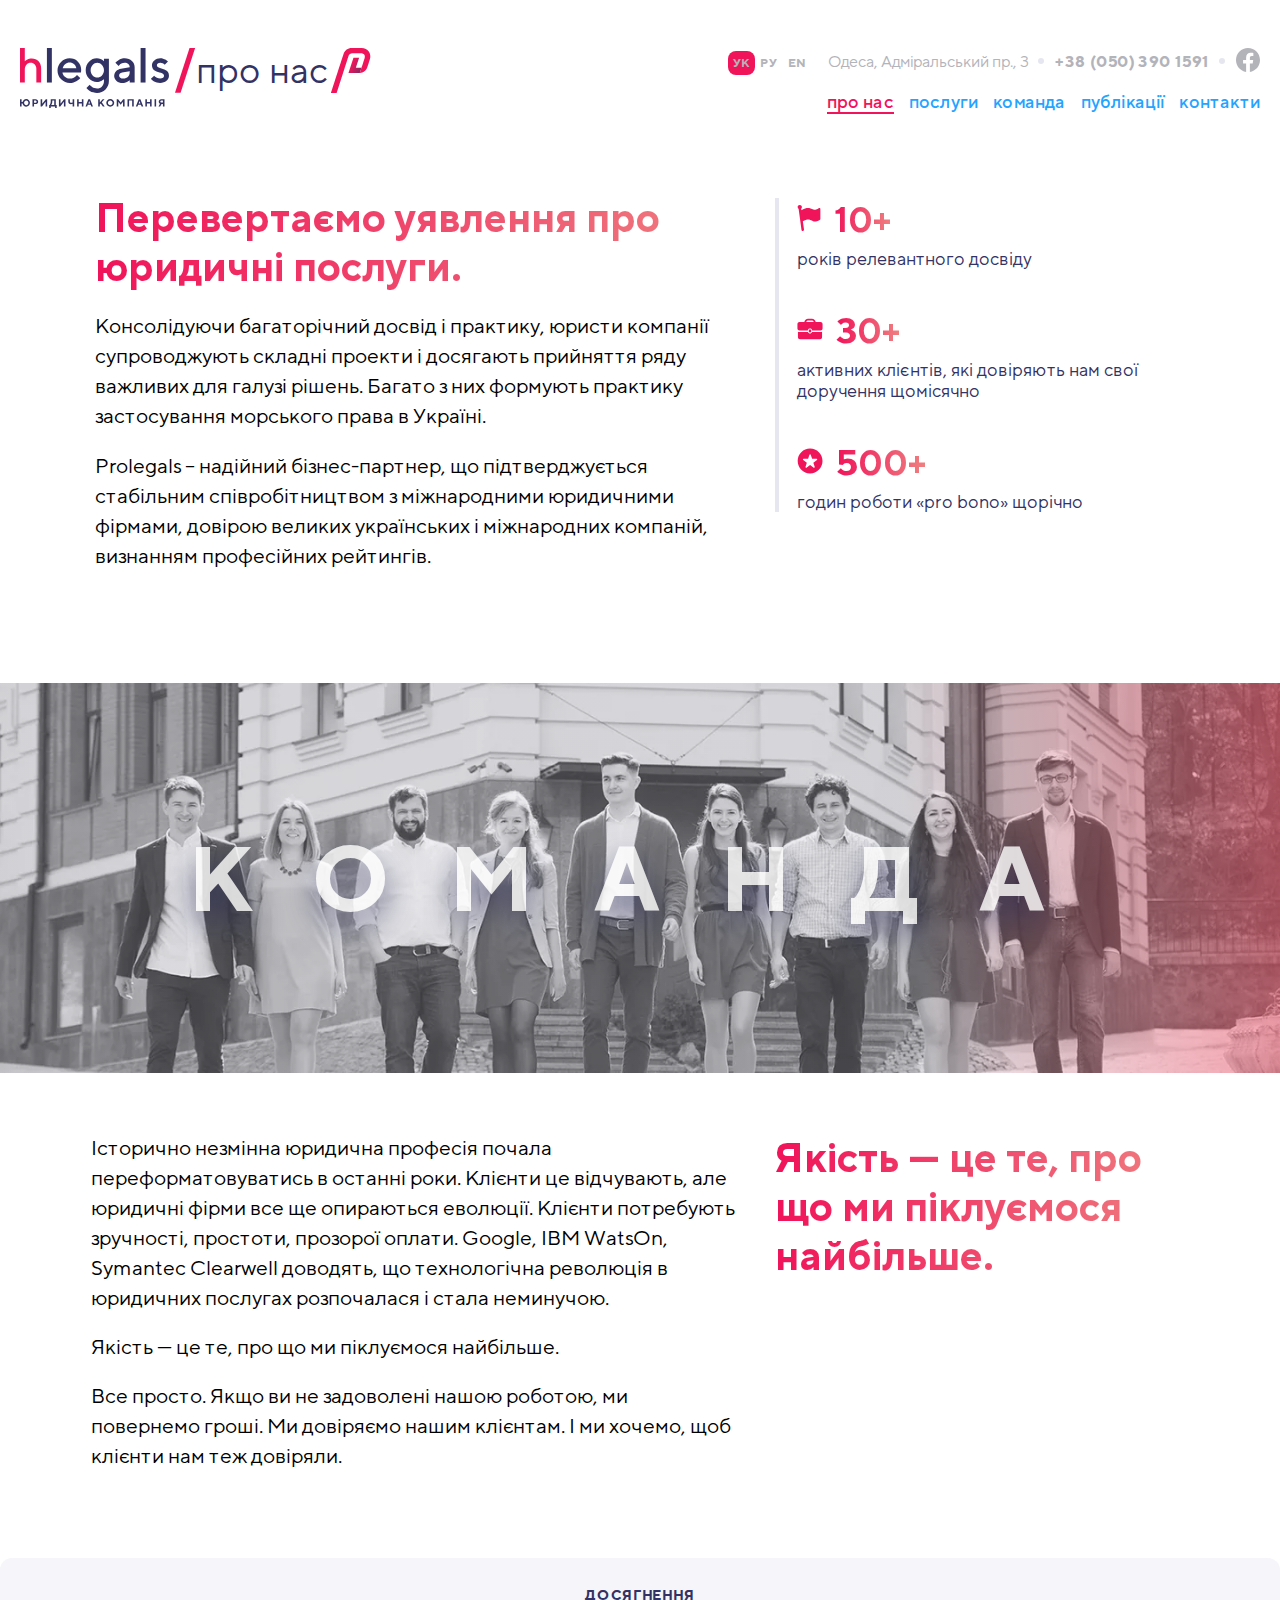
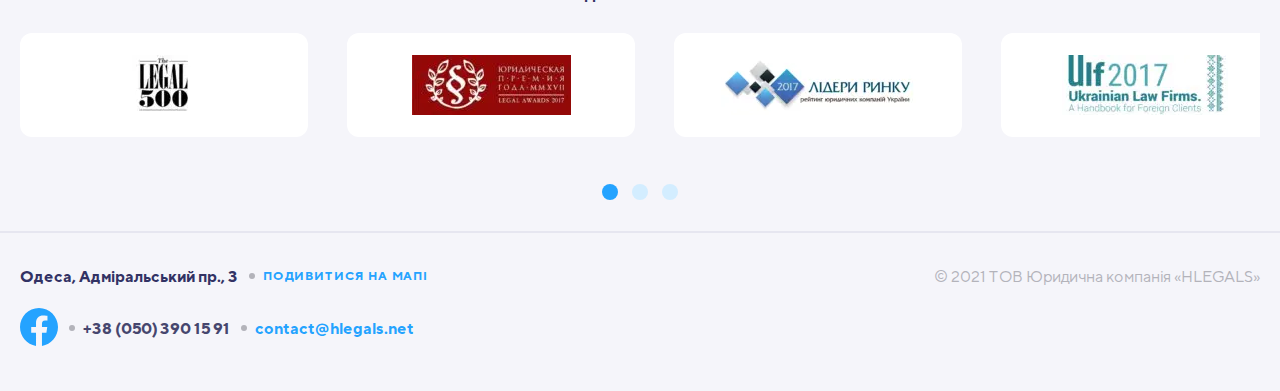
<file: about.html>
<!DOCTYPE html>
<html lang="zxx">
<head>
  <title>about</title>
  <meta charset="UTF-8">
  <meta name="format-detection" content="telephone=no">
  <link rel="stylesheet" href="css/style.min.css?_v=20220911192548">
  <meta name="viewport" content="width=device-width, initial-scale=1.0">
</head>
<body class="body white about">
  <div class="wrapper">
    <header class="header">
      <div class="header__container">
        <a href="./index.html" class="header__logo">
          <svg class="header__logo-icon" width="156" height="63" viewBox="0 0 156 63" fill="none"
            xmlns="http://www.w3.org/2000/svg">
            <path
              d="M10.3513 57.0913C10.3513 55.9799 9.9699 55.0429 9.21807 54.2692C8.46624 53.4956 7.55097 53.1143 6.48316 53.1143C5.51341 53.1143 4.67441 53.4193 3.96617 54.0404C3.26882 54.6506 2.83298 55.3915 2.66953 56.2741H1.63441V53.2777H0V60.9049H1.63441V57.7996H2.66953C2.83298 58.7257 3.26882 59.5102 3.96617 60.1313C4.66351 60.7524 5.50251 61.0684 6.48316 61.0684C7.55097 61.0684 8.46624 60.687 9.21807 59.9134C9.9699 59.1507 10.3513 58.2027 10.3513 57.0913ZM8.71685 57.0913C8.71685 57.8105 8.49893 58.4097 8.06309 58.8783C7.61635 59.3577 7.09334 59.5974 6.48316 59.5974C5.87298 59.5974 5.34997 59.3577 4.91412 58.8783C4.46738 58.4097 4.24946 57.8105 4.24946 57.0913C4.24946 56.3722 4.46738 55.7729 4.91412 55.2935C5.34997 54.8249 5.87298 54.5852 6.48316 54.5852C7.09334 54.5852 7.61635 54.8249 8.06309 55.2935C8.49893 55.7729 8.71685 56.3722 8.71685 57.0913Z"
              fill="#FFFFFF" />
            <path
              d="M12.9603 53.2783V60.9056H14.5947V58.3995H16.1746C16.9591 58.3995 17.6129 58.1489 18.125 57.6585C18.6371 57.1682 18.8986 56.558 18.8986 55.8389C18.8986 55.1089 18.6371 54.5096 18.125 54.0084C17.602 53.518 16.9591 53.2783 16.1746 53.2783H12.9603ZM16.1201 54.7493C16.447 54.7493 16.7194 54.8582 16.9373 55.0653C17.1553 55.2723 17.2642 55.5338 17.2642 55.8389C17.2642 56.144 17.1553 56.4055 16.9373 56.6125C16.7194 56.8195 16.447 56.9285 16.1201 56.9285H14.5947V54.7493H16.1201Z"
              fill="#FFFFFF" />
            <path
              d="M28.2618 60.9056V53.2783H26.8453L23.0862 58.1271V53.2783H21.4518V60.9056H22.8683L26.6274 56.0568V60.9056H28.2618Z"
              fill="#FFFFFF" />
            <path
              d="M30.3245 59.4346V62.4855H31.959V60.9056H36.5353V62.4855H38.1697V59.4346H37.2435V53.2783H31.959V55.621C31.959 56.1331 31.9154 56.6125 31.8282 57.0593C31.741 57.5169 31.643 57.8765 31.5449 58.1489C31.4359 58.4104 31.3161 58.6501 31.1744 58.8789C31.0328 59.0968 30.9456 59.2385 30.8911 59.3038C30.8258 59.3583 30.7931 59.4128 30.7604 59.4346H30.3245ZM33.5934 55.621V54.7493H35.6091V59.4346H32.3948L32.5256 59.3038C32.6018 59.2167 32.6999 59.075 32.8197 58.868C32.9396 58.661 33.0486 58.4213 33.1684 58.1489C33.2883 57.8765 33.3863 57.506 33.4626 57.0593C33.5498 56.6125 33.5934 56.1331 33.5934 55.621Z"
              fill="#FFFFFF" />
            <path
              d="M47.3114 60.9056V53.2783H45.8949L42.1358 58.1271V53.2783H40.5014V60.9056H41.9178L45.677 56.0568V60.9056H47.3114Z"
              fill="#FFFFFF" />
            <path
              d="M51.8817 53.2783H50.2473V55.621C50.2473 56.5362 50.487 57.2445 50.9665 57.7457C51.4568 58.2578 52.1214 58.5084 52.9713 58.5084C53.7014 58.5084 54.3007 58.3668 54.7692 58.0726V60.9056H56.4036V53.2783H54.7692V56.4927L54.5839 56.6343C54.4641 56.7215 54.2789 56.8086 54.0282 56.9067C53.7776 56.9939 53.5161 57.0375 53.2437 57.0375C52.8079 57.0375 52.4701 56.9176 52.2304 56.6779C52.0016 56.4273 51.8817 56.0786 51.8817 55.621V53.2783Z"
              fill="#FFFFFF" />
            <path
              d="M65.9856 53.2783H64.3512V56.3292H61.0824V53.2783H59.448V60.9056H61.0824V57.8002H64.3512V60.9056H65.9856V53.2783Z"
              fill="#FFFFFF" />
            <path
              d="M72.9549 57.6912H71.1026L72.0287 55.1851L72.9549 57.6912ZM73.4997 59.1077L74.1535 60.9056H75.8969L72.9004 53.2783H71.1571L68.1606 60.9056H69.904L70.5578 59.1077H73.4997Z"
              fill="#FFFFFF" />
            <path
              d="M83.0222 53.2783H81.3878V60.9056H83.0222V58.7263L84.0029 57.6367L86.2366 60.9056H88.1434L85.0925 56.4382L87.9255 53.2783H86.0187L83.0222 56.6016V53.2783Z"
              fill="#FFFFFF" />
            <path
              d="M91.4614 57.0913C91.4614 56.394 91.7012 55.7947 92.1806 55.3153C92.6491 54.8249 93.2266 54.5852 93.9131 54.5852C94.5995 54.5852 95.177 54.8249 95.6455 55.3153C96.125 55.7947 96.3647 56.394 96.3647 57.0913C96.3647 57.7996 96.125 58.388 95.6455 58.8674C95.177 59.3577 94.5995 59.5974 93.9131 59.5974C93.2266 59.5974 92.6491 59.3577 92.1806 58.8674C91.7012 58.388 91.4614 57.7996 91.4614 57.0913ZM89.7726 57.0913C89.7726 58.1809 90.1757 59.1289 90.9711 59.9025C91.7665 60.6761 92.7472 61.0684 93.9131 61.0684C95.0789 61.0684 96.0596 60.6761 96.855 59.9025C97.6504 59.1289 98.0536 58.1809 98.0536 57.0913C98.0536 55.9908 97.6504 55.0538 96.855 54.2801C96.0596 53.5065 95.0789 53.1143 93.9131 53.1143C92.7472 53.1143 91.7665 53.5065 90.9711 54.2801C90.1757 55.0538 89.7726 55.9908 89.7726 57.0913Z"
              fill="#FFFFFF" />
            <path
              d="M104.748 56.6016L102.133 53.2783H100.662V60.9056H102.297V55.8389L104.748 58.9443L107.2 55.8171V60.9056H108.834V53.2783H107.385L104.748 56.6016Z"
              fill="#FFFFFF" />
            <path d="M118.359 53.2783H111.876V60.9056H113.511V54.7493H116.725V60.9056H118.359V53.2783Z"
              fill="#FFFFFF" />
            <path
              d="M125.33 57.6912H123.477L124.404 55.1851L125.33 57.6912ZM125.875 59.1077L126.528 60.9056H128.272L125.275 53.2783H123.532L120.536 60.9056H122.279L122.933 59.1077H125.875Z"
              fill="#FFFFFF" />
            <path
              d="M136.983 53.2783H135.349V56.3292H132.08V53.2783H130.445V60.9056H132.08V57.8002H135.349V60.9056H136.983V53.2783Z"
              fill="#FFFFFF" />
            <path d="M141.662 53.2783H140.027V60.9056H141.662V53.2783Z" fill="#FFFFFF" />
            <path
              d="M150.373 53.2783H146.995C146.232 53.2783 145.611 53.518 145.121 53.9975C144.63 54.4769 144.38 55.0762 144.38 55.7844C144.38 56.0895 144.434 56.3728 144.521 56.6452C144.619 56.9176 144.728 57.1246 144.859 57.2772C144.979 57.4297 145.11 57.5714 145.273 57.7021C145.426 57.8329 145.535 57.92 145.6 57.9527C145.655 57.9745 145.709 58.0072 145.742 58.0181L144.107 60.9056H145.851L147.322 58.236H148.738V60.9056H150.373V53.2783ZM146.014 55.7844C146.014 55.4793 146.112 55.2396 146.308 55.0435C146.504 54.8474 146.755 54.7493 147.049 54.7493H148.738V56.7651H147.049C146.755 56.7651 146.504 56.667 146.308 56.4818C146.112 56.2965 146.014 56.0568 146.014 55.7844Z"
              fill="#FFFFFF" />
            <path class="red"
              d="M4.98113 0H0V35.9749H4.98113V22.6286C4.98113 20.3707 5.54273 18.5895 6.66593 17.3352C7.78912 16.0808 9.32741 15.4286 11.232 15.4286C12.8679 15.4286 14.2353 16.0307 15.3341 17.1847C16.4329 18.3638 16.9944 19.8439 16.9944 21.6251V36H22V21.6251C22 18.3136 21.0966 15.7045 19.2897 13.7477C17.4828 11.7909 15.1143 10.8125 12.2331 10.8125C11.4029 10.8125 10.5727 10.9129 9.76693 11.1387C8.93674 11.3645 8.27747 11.6153 7.74029 11.8913C7.20311 12.1672 6.69034 12.4683 6.22642 12.8195C5.76249 13.1707 5.44506 13.4216 5.29856 13.5721C5.15205 13.7226 5.02997 13.823 4.98113 13.8983V0Z"
              fill="#F0145A" />
            <path d="M33.135 0H28V35.945H33.135V0Z" fill="#FFFFFF" />
            <path
              d="M63.4222 25.4177L63.6789 22.8502C63.6789 19.4098 62.5492 16.5342 60.2385 14.2234C57.9277 11.9127 55.0521 10.783 51.6117 10.783C48.1712 10.783 45.1929 12.0154 42.7281 14.4802C40.2633 16.945 39.0309 19.8719 39.0309 23.3637C39.0309 26.9582 40.3147 30.0392 42.8308 32.6067C45.347 35.1742 48.3766 36.458 51.8684 36.458C53.2035 36.458 54.4359 36.2526 55.6683 35.8931C56.9007 35.4823 57.9277 35.0715 58.6466 34.6607C59.4169 34.1986 60.1871 33.6851 60.8547 33.1202C61.5222 32.5554 61.9844 32.1446 62.1898 31.8878C62.3952 31.6311 62.5492 31.477 62.6519 31.323L59.3142 27.9852L58.5439 28.9609C58.0304 29.5771 57.1575 30.1933 55.9251 30.8608C54.6413 31.5284 53.3062 31.8365 51.8684 31.8365C49.8658 31.8365 48.1712 31.2203 46.7334 29.9365C45.2956 28.6528 44.4227 27.1636 44.1659 25.4177H63.4222ZM51.6117 15.1477C53.5116 15.1477 55.0521 15.7126 56.3359 16.7909C57.5683 17.9206 58.3385 19.3071 58.6466 21.053H44.3713C44.8335 19.3071 45.6551 17.9206 46.9388 16.7909C48.1712 15.7126 49.7631 15.1477 51.6117 15.1477Z"
              fill="#FFFFFF" />
            <path
              d="M87.3712 34.4553C87.3712 36.7147 86.7037 38.5633 85.3172 40.0011C83.9821 41.3876 82.2876 42.1065 80.1822 42.1065C79.2579 42.1065 78.3336 41.9524 77.4607 41.6957C76.5877 41.4389 75.9202 41.1308 75.3553 40.7714C74.7905 40.4119 74.277 40.0525 73.7635 39.5903C73.3013 39.1282 72.9932 38.8201 72.8392 38.666C72.6851 38.512 72.5824 38.3579 72.4797 38.2552L69.142 41.593L69.5528 42.1065C69.8095 42.4659 70.2717 42.9281 70.8879 43.4416C71.5041 43.9037 72.223 44.4172 73.0446 44.9307C73.8662 45.3929 74.8932 45.8037 76.1769 46.1631C77.4607 46.5226 78.7958 46.728 80.1822 46.728C83.674 46.728 86.5496 45.5469 88.9631 43.1848C91.3252 40.7714 92.5062 37.8958 92.5062 34.404V11.2965H87.3712V13.864L86.4983 13.0937C85.9334 12.5802 85.0605 12.0667 83.8281 11.5532C82.5957 11.0397 81.2606 10.783 79.9255 10.783C76.7931 10.783 74.1229 11.964 71.8122 14.3775C69.5014 16.7909 68.3717 19.6665 68.3717 23.107C68.3717 26.5474 69.5014 29.423 71.8122 31.8365C74.1229 34.2499 76.7931 35.431 79.9255 35.431C80.7984 35.431 81.62 35.3283 82.493 35.1229C83.3146 34.8661 83.9821 34.6094 84.547 34.3526C85.1118 34.0959 85.6253 33.7878 86.0875 33.4283C86.5496 33.0689 86.9091 32.8121 87.0118 32.7094L87.3712 32.35V34.4553ZM73.5067 23.107C73.5067 20.9503 74.1743 19.153 75.5607 17.6639C76.9472 16.1747 78.5904 15.4045 80.439 15.4045C82.2876 15.4045 83.9308 16.1747 85.3172 17.6639C86.6523 19.153 87.3712 20.9503 87.3712 23.107C87.3712 25.2637 86.6523 27.0609 85.3172 28.5501C83.9308 30.0392 82.2876 30.8095 80.439 30.8095C78.5904 30.8095 76.9472 30.0392 75.5607 28.5501C74.1743 27.0609 73.5067 25.2637 73.5067 23.107Z"
              fill="#FFFFFF" />
            <path
              d="M119.309 35.9445V20.026C119.309 17.4071 118.333 15.1991 116.433 13.4532C114.533 11.6559 112.068 10.783 109.039 10.783C107.858 10.783 106.677 10.937 105.547 11.2451C104.417 11.6046 103.493 11.964 102.825 12.3748C102.158 12.7856 101.49 13.2478 100.874 13.8126C100.258 14.3261 99.8985 14.6856 99.6931 14.891C99.539 15.0964 99.385 15.2504 99.2823 15.4045L102.62 18.7422L103.288 17.8693C103.698 17.3044 104.417 16.7909 105.496 16.2261C106.574 15.6612 107.755 15.4045 109.039 15.4045C110.528 15.4045 111.76 15.8666 112.736 16.7396C113.712 17.6125 114.174 18.7422 114.174 20.026L105.188 21.5665C102.979 21.9259 101.182 22.7989 99.9498 24.1853C98.6661 25.5718 97.9985 27.2663 97.9985 29.269C97.9985 31.1689 98.8201 32.8121 100.463 34.2499C102.158 35.7391 104.212 36.458 106.728 36.458C107.601 36.458 108.423 36.3553 109.244 36.0985C110.117 35.8931 110.785 35.6364 111.35 35.3796C111.914 35.1229 112.428 34.8148 112.89 34.4553C113.352 34.0959 113.66 33.8391 113.866 33.7364C114.02 33.5824 114.122 33.4283 114.174 33.377V35.9445H119.309ZM107.498 31.8365C106.163 31.8365 105.085 31.5284 104.315 30.9122C103.493 30.296 103.134 29.5771 103.134 28.7555C103.134 27.8825 103.39 27.1123 103.955 26.5474C104.52 25.9826 105.29 25.5718 106.215 25.4177L114.174 24.134V24.6475C114.174 26.9582 113.609 28.7041 112.428 29.9879C111.247 31.2203 109.604 31.8365 107.498 31.8365Z"
              fill="#FFFFFF" />
            <path d="M130.64 0H125.505V35.945H130.64V0Z" fill="#FFFFFF" />
            <path
              d="M153.989 14.1207L153.681 13.7613C153.475 13.5559 153.167 13.2991 152.705 12.9397C152.243 12.5802 151.729 12.2721 151.165 11.9127C150.6 11.6046 149.829 11.3478 148.905 11.0911C147.981 10.8857 147.005 10.783 146.03 10.783C143.513 10.783 141.459 11.5019 139.816 12.9397C138.122 14.4288 137.3 16.072 137.3 17.972C137.3 19.3584 137.608 20.4881 138.224 21.5151C138.841 22.4908 139.611 23.2097 140.586 23.6205C141.511 24.0826 142.538 24.5448 143.616 24.9042C144.694 25.2637 145.67 25.5718 146.646 25.8285C147.57 26.1366 148.34 26.4961 148.957 26.9582C149.573 27.4204 149.881 28.0366 149.881 28.7555C149.881 29.6798 149.521 30.45 148.854 31.0149C148.186 31.5284 147.159 31.8365 145.773 31.8365C144.643 31.8365 143.513 31.5284 142.435 31.0149C141.357 30.45 140.689 29.9879 140.33 29.6284C140.022 29.269 139.765 28.9609 139.611 28.7555L136.273 32.0932L136.633 32.5554C136.889 32.8635 137.249 33.2229 137.762 33.6337C138.327 34.0959 138.943 34.5067 139.611 34.9175C140.33 35.3283 141.254 35.6877 142.332 35.9958C143.411 36.3039 144.592 36.458 145.773 36.458C148.494 36.458 150.754 35.6877 152.448 34.1986C154.143 32.7094 155.016 30.8608 155.016 28.7555C155.016 27.369 154.708 26.188 154.092 25.2637C153.475 24.288 152.705 23.5691 151.729 23.107C150.805 22.5935 149.778 22.1827 148.7 21.8232C147.621 21.4638 146.646 21.1043 145.67 20.8989C144.746 20.6422 143.976 20.2314 143.359 19.7692C142.743 19.3071 142.435 18.6909 142.435 17.972C142.435 17.3044 142.743 16.6882 143.411 16.1747C144.027 15.6612 144.9 15.4045 146.03 15.4045C146.851 15.4045 147.673 15.6099 148.443 15.9693C149.265 16.3288 149.829 16.6369 150.086 16.8936C150.343 17.1504 150.548 17.3558 150.651 17.4585L153.989 14.1207Z"
              fill="#FFFFFF" />
          </svg>
          <div class="header__logo-actions">
            <img class="header__logo-actions-before" src="img/logo/logi-slash.svg" alt="slash">
            <span class="header__logo-text header__logo-text--about"> про нас </span>
            <span class="header__logo-text header__logo-text--serveses"> послуги </span>
            <span class="header__logo-text header__logo-text--team"> команда </span>
            <span class="header__logo-text header__logo-text--publications"> публікації </span>
            <span class="header__logo-text header__logo-text--contacts"> контакти </span>
            <img class="header__logo-actions-after" src="img/logo/logo-p.svg" alt="p">
          </div>
        </a>
        <div class="header__info">
          <ul class="header__info-language-items">
            <li class="header__info-language-item"><a
                class="header__info-language-link header__info-language-link--activ" href="#">УК</a></li>
            <li class="header__info-language-item"><a class="header__info-language-link" href="#">РУ</a></li>
            <li class="header__info-language-item"><a class="header__info-language-link" href="#">EN</a></li>
          </ul>
          <address class="header__info-lokation">
            <a class="header__info-lokation-link" href="https://goo.gl/maps/o3AQcZeLf1BMAvFG9">Одеса, Адміральський пр.,
              3</a>
          </address>
          <div class="header__info-contct"><a href="tel:+380503901591" class="header__info-contct-link">+38 (050) 390
              1591</a></div>
          <div class="header__info-social">
            <a class="header__info-social-link" href="">
              <svg class="header__info-social-icon" width="24" height="24" viewBox="0 0 24 24" fill="none"
                xmlns="http://www.w3.org/2000/svg">
                <g clip-path="url(#clip0_35215_6020)">
                  <path
                    d="M24 12.0733C24 5.40541 18.6274 0 12 0C5.37258 0 0 5.40541 0 12.0733C0 18.0995 4.38823 23.0943 10.125 24V15.5633H7.07813V12.0733H10.125V9.41343C10.125 6.38755 11.9165 4.71615 14.6576 4.71615C15.9705 4.71615 17.3438 4.95195 17.3438 4.95195V7.92313H15.8306C14.3399 7.92313 13.875 8.85379 13.875 9.80857V12.0733H17.2031L16.6711 15.5633H13.875V24C19.6118 23.0943 24 18.0995 24 12.0733Z"
                    fill="#B3B3BA" />
                </g>
                <defs>
                  <clipPath id="clip0_35215_6020">
                    <rect width="24" height="24" fill="white" />
                  </clipPath>
                </defs>
              </svg></a>
          </div>
        </div>
        <div class="header__menu menu">
          <button type="button" class="act"><span class="menu__icon icon-menu"><span></span></span></button>
          <nav class="menu__body">
            <ul class="menu__list">
              <li class="menu__item"><a href="./about.html" class="menu__link p menu__link-abaut--activ">про нас</a>
              </li>
              <li class="menu__item"><a href="./servises.html"
                  class="menu__link menu__link-servises--activ">послуги</a></li>
              <li class="menu__item"><a href="./team.html" class="menu__link menu__link-team--activ">команда</a></li>
              <li class="menu__item"><a href="./publication.html"
                  class="menu__link menu__link-publication--activ">публікації</a></li>
              <li class="menu__item"><a href="./contact.html" class="menu__link menu__link-contact--activ">контакти</a>
              </li>
            </ul>
          </nav>
        </div>
      </div>
    </header>
    <main class="main-about">
      <section class="main-about__container abaut-description">
        <div class="abaut-description__text">
          <h1 class="abaut-description__text-title">Перевертаємо уявлення про юридичні послуги.</h1>
          <p class="abaut-description__text-paragraph">Консолідуючи багаторічний досвід і практику, юристи компанії
            супроводжують складні проекти і досягають прийняття ряду
            важливих для галузі рішень. Багато з них формують практику застосування морського права в Україні.</p>
          <p class="abaut-description__text-paragraph">Prolegals – надійний бізнес-партнер, що підтверджується
            стабільним співробітництвом з міжнародними юридичними фірмами,
            довірою великих українських і міжнародних компаній, визнанням професійних рейтингів.</p>
        </div>
        <div class="abaut-description__achievement">
          <div class="abaut-description__achievement-item">
            <div class="abaut-description__item-title">
              <div class="abaut-description__title-img"><svg width="24" height="28" viewBox="0 0 24 28" fill="none"
                  xmlns="http://www.w3.org/2000/svg">
                  <path
                    d="M23.1135 4.30549C22.9445 4.13749 22.7455 4.05299 22.5155 4.05299C22.401 4.05299 22.1595 4.14699 21.7925 4.33249C21.425 4.51849 21.035 4.72549 20.6245 4.95649C20.213 5.18599 19.726 5.39399 19.164 5.57999C18.6025 5.76549 18.0825 5.85949 17.604 5.85949C17.162 5.85949 16.772 5.77549 16.436 5.60699C15.3215 5.08499 14.352 4.69549 13.529 4.43849C12.706 4.18199 11.821 4.05299 10.8735 4.05299C9.2375 4.05299 7.374 4.58499 5.285 5.64699C4.854 5.86199 4.545 6.02849 4.345 6.15049L4.1465 4.69499C4.595 4.30549 4.8845 3.73799 4.8845 3.09749C4.8845 1.92399 3.9335 0.972992 2.76 0.972992C1.5865 0.972992 0.635498 1.92399 0.635498 3.09749C0.635498 3.86299 1.0445 4.52849 1.6515 4.90249L4.5215 25.9475C4.607 26.574 5.143 27.0285 5.7585 27.0285C5.8145 27.0285 5.8715 27.025 5.929 27.0175C6.613 26.9235 7.092 26.294 6.9985 25.61L5.845 17.1515C7.938 16.113 9.7485 15.5895 11.2715 15.5895C11.918 15.5895 12.5485 15.686 13.163 15.881C13.778 16.0765 14.2895 16.2885 14.6965 16.518C15.1035 16.748 15.584 16.961 16.1365 17.155C16.69 17.35 17.2365 17.4475 17.776 17.4475C19.139 17.4475 20.7715 16.934 22.674 15.9075C22.913 15.7835 23.088 15.6615 23.1985 15.542C23.309 15.4225 23.3645 15.2525 23.3645 15.0315V4.90299C23.3645 4.67349 23.281 4.47399 23.1135 4.30549Z"
                    fill="#F0145A" />
                </svg></div>
              <span class="abaut-description__title-text">10+</span>
            </div>
            <span class="abaut-description__item-description">років релевантного досвіду</span>
          </div>
          <div class="abaut-description__achievement-item">
            <div class="abaut-description__item-title">
              <div class="abaut-description__title-img"><svg width="26" height="22" viewBox="0 0 26 22" fill="none"
                  xmlns="http://www.w3.org/2000/svg">
                  <path
                    d="M14.2321 13.332V12.774C14.2321 12.0935 13.6806 11.542 13.0006 11.542C12.3201 11.542 11.7686 12.0935 11.7686 12.774V13.332C11.7686 14.0125 12.3201 14.564 13.0006 14.564C13.6801 14.564 14.2321 14.0125 14.2321 13.332Z"
                    fill="#F0145A" />
                  <path
                    d="M15.0769 14.0135C14.8039 14.907 13.9814 15.563 13.0004 15.563C12.0189 15.563 11.1964 14.907 10.9234 14.0135H2.43886C1.90336 14.0135 1.39736 13.889 0.943359 13.673V19.3065C0.943359 20.4065 1.84336 21.3065 2.94336 21.3065H23.0564C24.1564 21.3065 25.0564 20.4065 25.0564 19.3065V13.6735C24.6019 13.8895 24.0964 14.014 23.5609 14.014H15.0769V14.0135Z"
                    fill="#F0145A" />
                  <path
                    d="M23.4775 3.89751H18.677C18.387 2.08451 16.8165 0.693512 14.923 0.693512H11.0765C9.18297 0.693512 7.61297 2.08451 7.32247 3.89751H2.52247C1.37647 3.89751 0.438965 4.79751 0.438965 5.89751V10.514C0.438965 11.6185 1.33447 12.514 2.43897 12.514H10.829C10.8575 11.9385 11.1045 11.4215 11.495 11.0475C11.507 11.036 11.521 11.027 11.5335 11.016C11.62 10.9365 11.71 10.8615 11.8085 10.7965C11.8435 10.773 11.8835 10.757 11.92 10.736C12.001 10.6895 12.081 10.641 12.1685 10.605C12.237 10.5765 12.311 10.56 12.383 10.5385C12.445 10.52 12.504 10.4955 12.5685 10.4825C12.708 10.454 12.8525 10.439 13 10.439C13.148 10.439 13.292 10.4545 13.4315 10.4825C13.4955 10.4955 13.5545 10.52 13.6165 10.5385C13.6885 10.56 13.7625 10.5765 13.831 10.6055C13.918 10.6415 13.9975 10.6895 14.0785 10.736C14.1155 10.7575 14.1555 10.7735 14.191 10.797C14.2895 10.8615 14.379 10.9365 14.4655 11.016C14.478 11.0275 14.4925 11.0365 14.5045 11.0485C14.8955 11.4225 15.142 11.9395 15.1705 12.515H23.5605C24.665 12.515 25.5605 11.6195 25.5605 10.515V5.89851C25.561 4.79751 24.6235 3.89751 23.4775 3.89751ZM9.24797 3.89751C9.50297 3.12701 10.2215 2.56551 11.0765 2.56551H14.923C15.778 2.56551 16.4965 3.12701 16.7515 3.89751H9.24797Z"
                    fill="#F0145A" />
                </svg></div>
              <span class="abaut-description__title-text">30+</span>
            </div>
            <span class="abaut-description__item-description">активних клієнтів, які довіряють нам свої доручення
              щомісячно</span>
          </div>
          <div class="abaut-description__achievement-item">
            <div class="abaut-description__item-title">
              <div class="abaut-description__title-img"><svg width="26" height="26" viewBox="0 0 26 26" fill="none"
                  xmlns="http://www.w3.org/2000/svg">
                  <path
                    d="M13.0971 0.552979C6.25258 0.552979 0.684082 6.12148 0.684082 12.966C0.684082 19.811 6.25258 25.38 13.0971 25.38C19.9416 25.38 25.5101 19.811 25.5101 12.966C25.5106 6.12148 19.9421 0.552979 13.0971 0.552979ZM19.9556 12.0585V12.059L16.3621 14.659L17.7461 18.889C17.7681 18.955 17.7796 19.0255 17.7796 19.0975C17.7796 19.467 17.4806 19.767 17.1111 19.767C16.9641 19.767 16.8291 19.72 16.7191 19.6405L13.0976 17.021L9.47608 19.6405C9.36608 19.72 9.23108 19.767 9.08458 19.767C8.71458 19.767 8.41508 19.4675 8.41508 19.0975C8.41508 19.025 8.42708 18.955 8.44908 18.889L9.83358 14.659L6.24008 12.059V12.0585C6.07208 11.9375 5.96308 11.74 5.96308 11.517C5.96308 11.1475 6.26208 10.8485 6.63208 10.8485H11.0806L12.4581 6.63798C12.5421 6.36448 12.7966 6.16548 13.0981 6.16548C13.3991 6.16548 13.6541 6.36448 13.7376 6.63798L15.1151 10.8485H19.5636C19.9331 10.8485 20.2326 11.1475 20.2326 11.517C20.2321 11.74 20.1231 11.9375 19.9556 12.0585Z"
                    fill="#F0145A" />
                </svg></div>
              <span class="abaut-description__title-text">500+</span>
            </div>
            <span class="abaut-description__item-description">годин роботи «pro bono» щорічно</span>
          </div>
        </div>
      </section>
      <section class="main-about__team about-team">
        <h2 class="about-team__title">команда</h2>
        <div class="about-team__img">
          <picture>
            <source srcset="img/about/comandos.webp" type="image/webp"><img class="about-team__imge"
              src="img/about/comandos.jpg" alt="comandos">
          </picture>
        </div>
      </section>
      <section class="main-about__quality about-quality main-about__container">
        <div class="about-quality__description">
          <p class="about-quality__description-p">Історично незмінна юридична професія почала переформатовуватись в
            останні
            роки. Клієнти це відчувають, але юридичні
            фірми все ще опираються еволюції. Клієнти потребують зручності, простоти, прозорої оплати. Google, IBM
            WatsОn,
            Symantec
            Clearwell доводять, що технологічна революція в юридичних послугах розпочалася і стала неминучою.</p>
          <span class="about-quality__description-spann">Якість — це те, про що ми піклуємося найбільше.</span>
          <p class="about-quality__description-p">
            <!-- <br> -->
            Все просто. Якщо ви не задоволені нашою роботою, ми повернемо гроші. Ми довіряємо нашим клієнтам. І ми
            хочемо,
            щоб
            клієнти нам теж довіряли.
          </p>
        </div>
        <h2 class="about-quality__title">Якість — це те, про що ми піклуємося найбільше.</h2>
      </section>
      <section class="main-about__achievements about-achievements ">
        <div class="main-about__container">
          <!-- Оболочка слайдера -->
          <h2 class="about-achievements__title">Досягнення</h2>
          <div class="about-achievements__slider swiper">
            <!-- Двигающееся часть слайдера -->
            <div class="about-achievements__wrapper swiper-wrapper">
              <!-- Слайд -->
              <div class="about-achievements__slide swiper-slide">
                <div class="about-achievements__image">
                  <picture>
                    <source srcset="img/about/Achievements/legal.webp" type="image/webp"><img
                      src="img/about/Achievements/legal.jpg" alt="legal">
                  </picture>
                </div>
              </div>
              <div class="about-achievements__slide swiper-slide">
                <div class="about-achievements__image">
                  <picture>
                    <source srcset="img/about/Achievements/LegalAward.webp" type="image/webp"><img
                      src="img/about/Achievements/LegalAward.jpg" alt="legal">
                  </picture>
                </div>
              </div>
              <div class="about-achievements__slide swiper-slide">
                <div class="about-achievements__image">
                  <picture>
                    <source srcset="img/about/Achievements/Marketleaders.webp" type="image/webp"><img
                      src="img/about/Achievements/Marketleaders.png" alt="legal">
                  </picture>
                </div>
              </div>
              <div class="about-achievements__slide swiper-slide">
                <div class="about-achievements__image">
                  <picture>
                    <source srcset="img/about/Achievements/Ukrainianfirms.webp" type="image/webp"><img
                      src="img/about/Achievements/Ukrainianfirms.png" alt="legal">
                  </picture>
                </div>
              </div>
              <div class="about-achievements__slide swiper-slide">
                <div class="about-achievements__image">
                  <picture>
                    <source srcset="img/about/Achievements/legal.webp" type="image/webp"><img
                      src="img/about/Achievements/legal.jpg" alt="legal">
                  </picture>
                </div>
              </div>
              <div class="about-achievements__slide swiper-slide">
                <div class="about-achievements__image">
                  <picture>
                    <source srcset="img/about/Achievements/LegalAward.webp" type="image/webp"><img
                      src="img/about/Achievements/LegalAward.jpg" alt="legal">
                  </picture>
                </div>
              </div>
              <div class="about-achievements__slide swiper-slide">
                <div class="about-achievements__image">
                  <picture>
                    <source srcset="img/about/Achievements/Marketleaders.webp" type="image/webp"><img
                      src="img/about/Achievements/Marketleaders.png" alt="legal">
                  </picture>
                </div>
              </div>
              <div class="about-achievements__slide swiper-slide">
                <div class="about-achievements__image">
                  <picture>
                    <source srcset="img/about/Achievements/Ukrainianfirms.webp" type="image/webp"><img
                      src="img/about/Achievements/Ukrainianfirms.png" alt="legal">
                  </picture>
                </div>
              </div>
              <div class="about-achievements__slide swiper-slide">
                <div class="about-achievements__image">
                  <picture>
                    <source srcset="img/about/Achievements/legal.webp" type="image/webp"><img
                      src="img/about/Achievements/legal.jpg" alt="legal">
                  </picture>
                </div>
              </div>
              <div class="about-achievements__slide swiper-slide">
                <div class="about-achievements__image">
                  <picture>
                    <source srcset="img/about/Achievements/LegalAward.webp" type="image/webp"><img
                      src="img/about/Achievements/LegalAward.jpg" alt="legal">
                  </picture>
                </div>
              </div>
              <div class="about-achievements__slide swiper-slide">
                <div class="about-achievements__image">
                  <picture>
                    <source srcset="img/about/Achievements/Marketleaders.webp" type="image/webp"><img
                      src="img/about/Achievements/Marketleaders.png" alt="legal">
                  </picture>
                </div>
              </div>
            </div>
            <!--  пагинация -->
            <div class="swiper-pagination"></div>
          </div>
        </div>
      </section>
    </main>
    <footer class="footer">
      <div class="footer__container">
        <a href="https://goo.gl/maps/fDzbBa7W9Kz9eTMn8" class="footer__locotion">
          <div class="footer__locotion-text">Одеса, Адміральський пр., 3</div>
          <div class="footer__locotion-link"><span class="before">Подивитися на мапі</span></div>
        </a>
        <div class="footer__description">© 2021 ТОВ Юридична компанія «HLEGALS»</div>
        <div class="footer__info">
          <div class="footer__info-social"><a href="#">
              <svg class="activ" width="38" height="38" viewBox="0 0 38 38" fill="none"
                xmlns="http://www.w3.org/2000/svg">
                <path
                  d="M38 19.1161C38 8.55857 29.4934 0 19 0C8.50658 0 0 8.55857 0 19.1161C0 28.6575 6.94803 36.5659 16.0312 38V24.6419H11.207V19.1161H16.0312V14.9046C16.0312 10.1136 18.8678 7.46723 23.2078 7.46723C25.2866 7.46723 27.4609 7.84059 27.4609 7.84059V12.545H25.0651C22.7048 12.545 21.9688 14.0185 21.9688 15.5302V19.1161H27.2383L26.3959 24.6419H21.9688V38C31.052 36.5659 38 28.6575 38 19.1161Z"
                  fill="#24A3FF" />
              </svg></a></div>
          <div class="footer__info-phone"><a class="before" href="tel:+380503901591">+38 (050) 390 15 91</a></div>
          <div class="footer__info-mail"><a class="before activ"
              href="mailto:contact@hlegals.net">contact@hlegals.net</a>
          </div>
        </div>
      </div>
    </footer>
  </div>
  <script src="js/app.min.js?_v=20220911192548"></script>
</body>
</html>
</file>
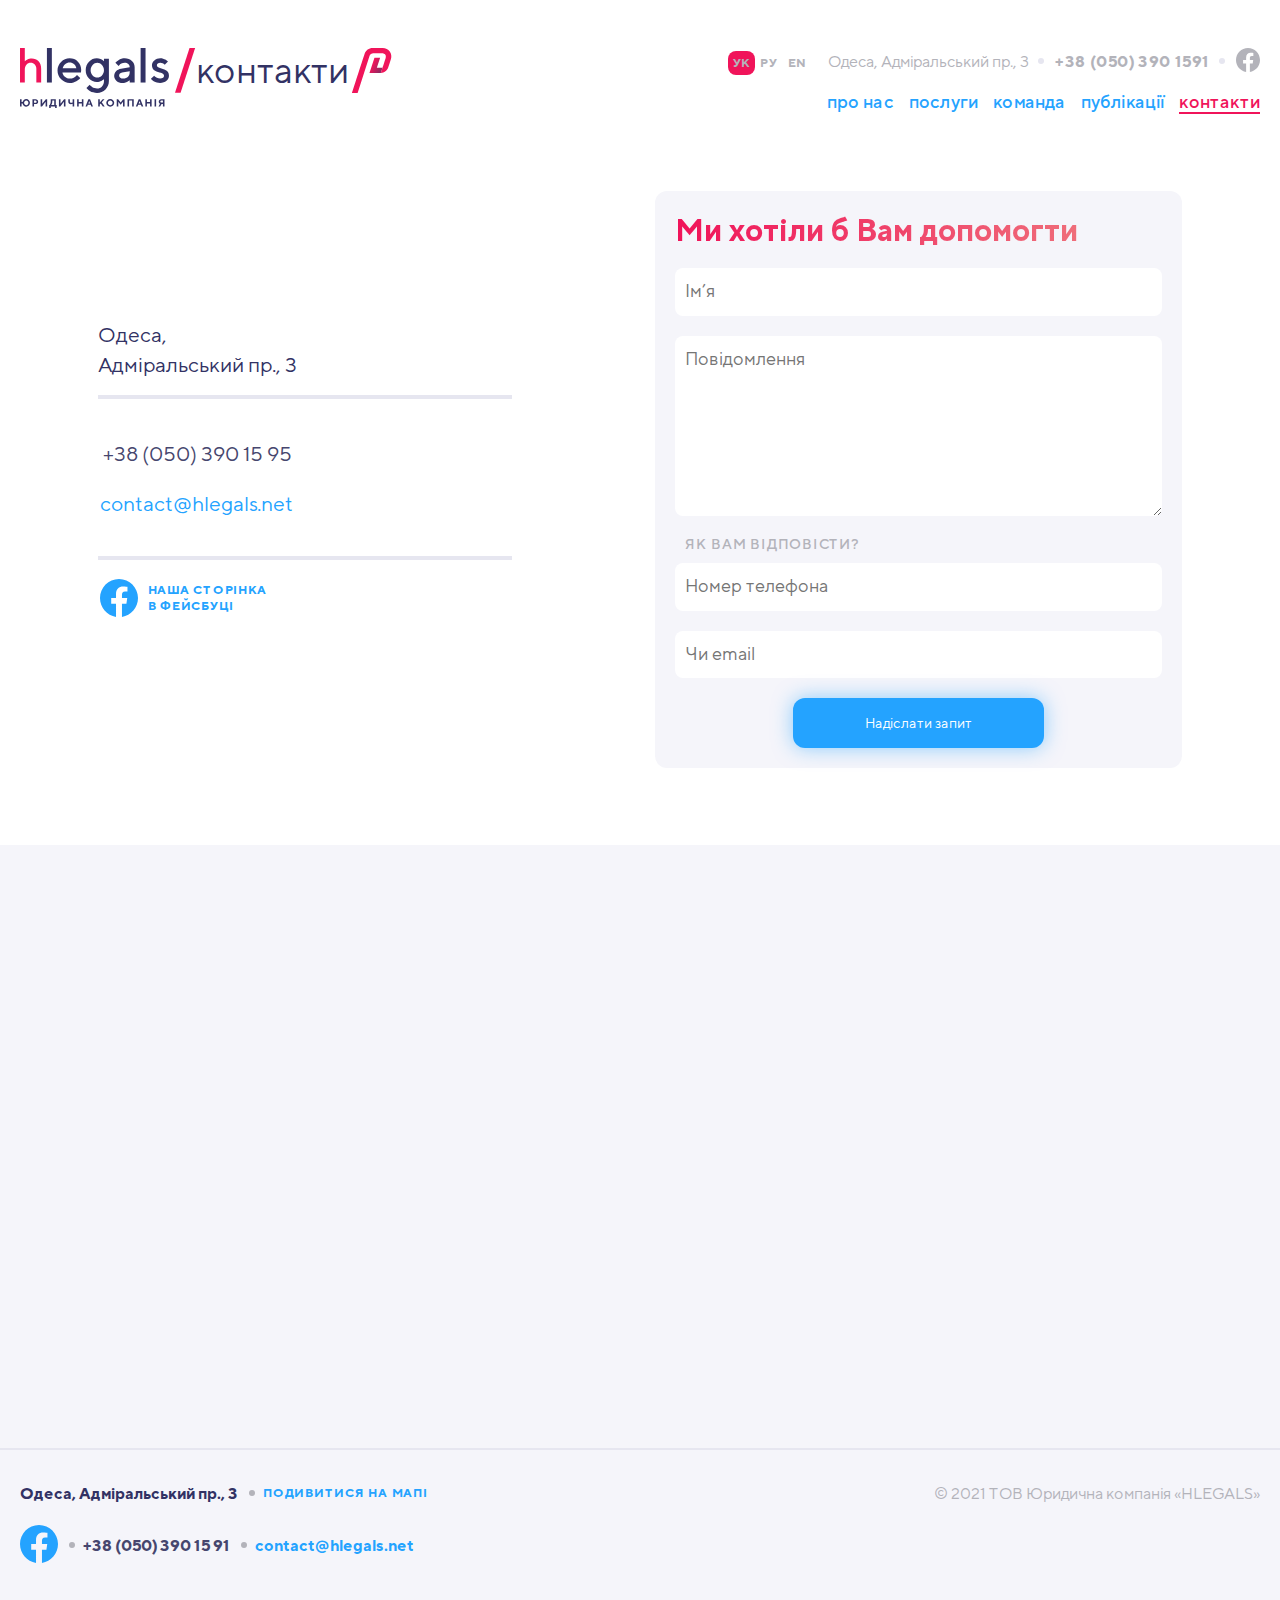
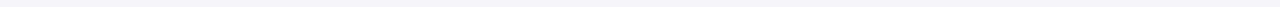
<file: contact.html>
<!DOCTYPE html>
<html lang="zxx">
<head>
  <title>contact</title>
  <meta charset="UTF-8">
  <meta name="format-detection" content="telephone=no">
  <link rel="stylesheet" href="css/style.min.css?_v=20220911192548">
  <meta name="viewport" content="width=device-width, initial-scale=1.0">
</head>
<body class="body white contact">
  <div class="wrapper">
    <header class="header">
      <div class="header__container">
        <a href="./index.html" class="header__logo">
          <svg class="header__logo-icon" width="156" height="63" viewBox="0 0 156 63" fill="none"
            xmlns="http://www.w3.org/2000/svg">
            <path
              d="M10.3513 57.0913C10.3513 55.9799 9.9699 55.0429 9.21807 54.2692C8.46624 53.4956 7.55097 53.1143 6.48316 53.1143C5.51341 53.1143 4.67441 53.4193 3.96617 54.0404C3.26882 54.6506 2.83298 55.3915 2.66953 56.2741H1.63441V53.2777H0V60.9049H1.63441V57.7996H2.66953C2.83298 58.7257 3.26882 59.5102 3.96617 60.1313C4.66351 60.7524 5.50251 61.0684 6.48316 61.0684C7.55097 61.0684 8.46624 60.687 9.21807 59.9134C9.9699 59.1507 10.3513 58.2027 10.3513 57.0913ZM8.71685 57.0913C8.71685 57.8105 8.49893 58.4097 8.06309 58.8783C7.61635 59.3577 7.09334 59.5974 6.48316 59.5974C5.87298 59.5974 5.34997 59.3577 4.91412 58.8783C4.46738 58.4097 4.24946 57.8105 4.24946 57.0913C4.24946 56.3722 4.46738 55.7729 4.91412 55.2935C5.34997 54.8249 5.87298 54.5852 6.48316 54.5852C7.09334 54.5852 7.61635 54.8249 8.06309 55.2935C8.49893 55.7729 8.71685 56.3722 8.71685 57.0913Z"
              fill="#FFFFFF" />
            <path
              d="M12.9603 53.2783V60.9056H14.5947V58.3995H16.1746C16.9591 58.3995 17.6129 58.1489 18.125 57.6585C18.6371 57.1682 18.8986 56.558 18.8986 55.8389C18.8986 55.1089 18.6371 54.5096 18.125 54.0084C17.602 53.518 16.9591 53.2783 16.1746 53.2783H12.9603ZM16.1201 54.7493C16.447 54.7493 16.7194 54.8582 16.9373 55.0653C17.1553 55.2723 17.2642 55.5338 17.2642 55.8389C17.2642 56.144 17.1553 56.4055 16.9373 56.6125C16.7194 56.8195 16.447 56.9285 16.1201 56.9285H14.5947V54.7493H16.1201Z"
              fill="#FFFFFF" />
            <path
              d="M28.2618 60.9056V53.2783H26.8453L23.0862 58.1271V53.2783H21.4518V60.9056H22.8683L26.6274 56.0568V60.9056H28.2618Z"
              fill="#FFFFFF" />
            <path
              d="M30.3245 59.4346V62.4855H31.959V60.9056H36.5353V62.4855H38.1697V59.4346H37.2435V53.2783H31.959V55.621C31.959 56.1331 31.9154 56.6125 31.8282 57.0593C31.741 57.5169 31.643 57.8765 31.5449 58.1489C31.4359 58.4104 31.3161 58.6501 31.1744 58.8789C31.0328 59.0968 30.9456 59.2385 30.8911 59.3038C30.8258 59.3583 30.7931 59.4128 30.7604 59.4346H30.3245ZM33.5934 55.621V54.7493H35.6091V59.4346H32.3948L32.5256 59.3038C32.6018 59.2167 32.6999 59.075 32.8197 58.868C32.9396 58.661 33.0486 58.4213 33.1684 58.1489C33.2883 57.8765 33.3863 57.506 33.4626 57.0593C33.5498 56.6125 33.5934 56.1331 33.5934 55.621Z"
              fill="#FFFFFF" />
            <path
              d="M47.3114 60.9056V53.2783H45.8949L42.1358 58.1271V53.2783H40.5014V60.9056H41.9178L45.677 56.0568V60.9056H47.3114Z"
              fill="#FFFFFF" />
            <path
              d="M51.8817 53.2783H50.2473V55.621C50.2473 56.5362 50.487 57.2445 50.9665 57.7457C51.4568 58.2578 52.1214 58.5084 52.9713 58.5084C53.7014 58.5084 54.3007 58.3668 54.7692 58.0726V60.9056H56.4036V53.2783H54.7692V56.4927L54.5839 56.6343C54.4641 56.7215 54.2789 56.8086 54.0282 56.9067C53.7776 56.9939 53.5161 57.0375 53.2437 57.0375C52.8079 57.0375 52.4701 56.9176 52.2304 56.6779C52.0016 56.4273 51.8817 56.0786 51.8817 55.621V53.2783Z"
              fill="#FFFFFF" />
            <path
              d="M65.9856 53.2783H64.3512V56.3292H61.0824V53.2783H59.448V60.9056H61.0824V57.8002H64.3512V60.9056H65.9856V53.2783Z"
              fill="#FFFFFF" />
            <path
              d="M72.9549 57.6912H71.1026L72.0287 55.1851L72.9549 57.6912ZM73.4997 59.1077L74.1535 60.9056H75.8969L72.9004 53.2783H71.1571L68.1606 60.9056H69.904L70.5578 59.1077H73.4997Z"
              fill="#FFFFFF" />
            <path
              d="M83.0222 53.2783H81.3878V60.9056H83.0222V58.7263L84.0029 57.6367L86.2366 60.9056H88.1434L85.0925 56.4382L87.9255 53.2783H86.0187L83.0222 56.6016V53.2783Z"
              fill="#FFFFFF" />
            <path
              d="M91.4614 57.0913C91.4614 56.394 91.7012 55.7947 92.1806 55.3153C92.6491 54.8249 93.2266 54.5852 93.9131 54.5852C94.5995 54.5852 95.177 54.8249 95.6455 55.3153C96.125 55.7947 96.3647 56.394 96.3647 57.0913C96.3647 57.7996 96.125 58.388 95.6455 58.8674C95.177 59.3577 94.5995 59.5974 93.9131 59.5974C93.2266 59.5974 92.6491 59.3577 92.1806 58.8674C91.7012 58.388 91.4614 57.7996 91.4614 57.0913ZM89.7726 57.0913C89.7726 58.1809 90.1757 59.1289 90.9711 59.9025C91.7665 60.6761 92.7472 61.0684 93.9131 61.0684C95.0789 61.0684 96.0596 60.6761 96.855 59.9025C97.6504 59.1289 98.0536 58.1809 98.0536 57.0913C98.0536 55.9908 97.6504 55.0538 96.855 54.2801C96.0596 53.5065 95.0789 53.1143 93.9131 53.1143C92.7472 53.1143 91.7665 53.5065 90.9711 54.2801C90.1757 55.0538 89.7726 55.9908 89.7726 57.0913Z"
              fill="#FFFFFF" />
            <path
              d="M104.748 56.6016L102.133 53.2783H100.662V60.9056H102.297V55.8389L104.748 58.9443L107.2 55.8171V60.9056H108.834V53.2783H107.385L104.748 56.6016Z"
              fill="#FFFFFF" />
            <path d="M118.359 53.2783H111.876V60.9056H113.511V54.7493H116.725V60.9056H118.359V53.2783Z"
              fill="#FFFFFF" />
            <path
              d="M125.33 57.6912H123.477L124.404 55.1851L125.33 57.6912ZM125.875 59.1077L126.528 60.9056H128.272L125.275 53.2783H123.532L120.536 60.9056H122.279L122.933 59.1077H125.875Z"
              fill="#FFFFFF" />
            <path
              d="M136.983 53.2783H135.349V56.3292H132.08V53.2783H130.445V60.9056H132.08V57.8002H135.349V60.9056H136.983V53.2783Z"
              fill="#FFFFFF" />
            <path d="M141.662 53.2783H140.027V60.9056H141.662V53.2783Z" fill="#FFFFFF" />
            <path
              d="M150.373 53.2783H146.995C146.232 53.2783 145.611 53.518 145.121 53.9975C144.63 54.4769 144.38 55.0762 144.38 55.7844C144.38 56.0895 144.434 56.3728 144.521 56.6452C144.619 56.9176 144.728 57.1246 144.859 57.2772C144.979 57.4297 145.11 57.5714 145.273 57.7021C145.426 57.8329 145.535 57.92 145.6 57.9527C145.655 57.9745 145.709 58.0072 145.742 58.0181L144.107 60.9056H145.851L147.322 58.236H148.738V60.9056H150.373V53.2783ZM146.014 55.7844C146.014 55.4793 146.112 55.2396 146.308 55.0435C146.504 54.8474 146.755 54.7493 147.049 54.7493H148.738V56.7651H147.049C146.755 56.7651 146.504 56.667 146.308 56.4818C146.112 56.2965 146.014 56.0568 146.014 55.7844Z"
              fill="#FFFFFF" />
            <path class="red"
              d="M4.98113 0H0V35.9749H4.98113V22.6286C4.98113 20.3707 5.54273 18.5895 6.66593 17.3352C7.78912 16.0808 9.32741 15.4286 11.232 15.4286C12.8679 15.4286 14.2353 16.0307 15.3341 17.1847C16.4329 18.3638 16.9944 19.8439 16.9944 21.6251V36H22V21.6251C22 18.3136 21.0966 15.7045 19.2897 13.7477C17.4828 11.7909 15.1143 10.8125 12.2331 10.8125C11.4029 10.8125 10.5727 10.9129 9.76693 11.1387C8.93674 11.3645 8.27747 11.6153 7.74029 11.8913C7.20311 12.1672 6.69034 12.4683 6.22642 12.8195C5.76249 13.1707 5.44506 13.4216 5.29856 13.5721C5.15205 13.7226 5.02997 13.823 4.98113 13.8983V0Z"
              fill="#F0145A" />
            <path d="M33.135 0H28V35.945H33.135V0Z" fill="#FFFFFF" />
            <path
              d="M63.4222 25.4177L63.6789 22.8502C63.6789 19.4098 62.5492 16.5342 60.2385 14.2234C57.9277 11.9127 55.0521 10.783 51.6117 10.783C48.1712 10.783 45.1929 12.0154 42.7281 14.4802C40.2633 16.945 39.0309 19.8719 39.0309 23.3637C39.0309 26.9582 40.3147 30.0392 42.8308 32.6067C45.347 35.1742 48.3766 36.458 51.8684 36.458C53.2035 36.458 54.4359 36.2526 55.6683 35.8931C56.9007 35.4823 57.9277 35.0715 58.6466 34.6607C59.4169 34.1986 60.1871 33.6851 60.8547 33.1202C61.5222 32.5554 61.9844 32.1446 62.1898 31.8878C62.3952 31.6311 62.5492 31.477 62.6519 31.323L59.3142 27.9852L58.5439 28.9609C58.0304 29.5771 57.1575 30.1933 55.9251 30.8608C54.6413 31.5284 53.3062 31.8365 51.8684 31.8365C49.8658 31.8365 48.1712 31.2203 46.7334 29.9365C45.2956 28.6528 44.4227 27.1636 44.1659 25.4177H63.4222ZM51.6117 15.1477C53.5116 15.1477 55.0521 15.7126 56.3359 16.7909C57.5683 17.9206 58.3385 19.3071 58.6466 21.053H44.3713C44.8335 19.3071 45.6551 17.9206 46.9388 16.7909C48.1712 15.7126 49.7631 15.1477 51.6117 15.1477Z"
              fill="#FFFFFF" />
            <path
              d="M87.3712 34.4553C87.3712 36.7147 86.7037 38.5633 85.3172 40.0011C83.9821 41.3876 82.2876 42.1065 80.1822 42.1065C79.2579 42.1065 78.3336 41.9524 77.4607 41.6957C76.5877 41.4389 75.9202 41.1308 75.3553 40.7714C74.7905 40.4119 74.277 40.0525 73.7635 39.5903C73.3013 39.1282 72.9932 38.8201 72.8392 38.666C72.6851 38.512 72.5824 38.3579 72.4797 38.2552L69.142 41.593L69.5528 42.1065C69.8095 42.4659 70.2717 42.9281 70.8879 43.4416C71.5041 43.9037 72.223 44.4172 73.0446 44.9307C73.8662 45.3929 74.8932 45.8037 76.1769 46.1631C77.4607 46.5226 78.7958 46.728 80.1822 46.728C83.674 46.728 86.5496 45.5469 88.9631 43.1848C91.3252 40.7714 92.5062 37.8958 92.5062 34.404V11.2965H87.3712V13.864L86.4983 13.0937C85.9334 12.5802 85.0605 12.0667 83.8281 11.5532C82.5957 11.0397 81.2606 10.783 79.9255 10.783C76.7931 10.783 74.1229 11.964 71.8122 14.3775C69.5014 16.7909 68.3717 19.6665 68.3717 23.107C68.3717 26.5474 69.5014 29.423 71.8122 31.8365C74.1229 34.2499 76.7931 35.431 79.9255 35.431C80.7984 35.431 81.62 35.3283 82.493 35.1229C83.3146 34.8661 83.9821 34.6094 84.547 34.3526C85.1118 34.0959 85.6253 33.7878 86.0875 33.4283C86.5496 33.0689 86.9091 32.8121 87.0118 32.7094L87.3712 32.35V34.4553ZM73.5067 23.107C73.5067 20.9503 74.1743 19.153 75.5607 17.6639C76.9472 16.1747 78.5904 15.4045 80.439 15.4045C82.2876 15.4045 83.9308 16.1747 85.3172 17.6639C86.6523 19.153 87.3712 20.9503 87.3712 23.107C87.3712 25.2637 86.6523 27.0609 85.3172 28.5501C83.9308 30.0392 82.2876 30.8095 80.439 30.8095C78.5904 30.8095 76.9472 30.0392 75.5607 28.5501C74.1743 27.0609 73.5067 25.2637 73.5067 23.107Z"
              fill="#FFFFFF" />
            <path
              d="M119.309 35.9445V20.026C119.309 17.4071 118.333 15.1991 116.433 13.4532C114.533 11.6559 112.068 10.783 109.039 10.783C107.858 10.783 106.677 10.937 105.547 11.2451C104.417 11.6046 103.493 11.964 102.825 12.3748C102.158 12.7856 101.49 13.2478 100.874 13.8126C100.258 14.3261 99.8985 14.6856 99.6931 14.891C99.539 15.0964 99.385 15.2504 99.2823 15.4045L102.62 18.7422L103.288 17.8693C103.698 17.3044 104.417 16.7909 105.496 16.2261C106.574 15.6612 107.755 15.4045 109.039 15.4045C110.528 15.4045 111.76 15.8666 112.736 16.7396C113.712 17.6125 114.174 18.7422 114.174 20.026L105.188 21.5665C102.979 21.9259 101.182 22.7989 99.9498 24.1853C98.6661 25.5718 97.9985 27.2663 97.9985 29.269C97.9985 31.1689 98.8201 32.8121 100.463 34.2499C102.158 35.7391 104.212 36.458 106.728 36.458C107.601 36.458 108.423 36.3553 109.244 36.0985C110.117 35.8931 110.785 35.6364 111.35 35.3796C111.914 35.1229 112.428 34.8148 112.89 34.4553C113.352 34.0959 113.66 33.8391 113.866 33.7364C114.02 33.5824 114.122 33.4283 114.174 33.377V35.9445H119.309ZM107.498 31.8365C106.163 31.8365 105.085 31.5284 104.315 30.9122C103.493 30.296 103.134 29.5771 103.134 28.7555C103.134 27.8825 103.39 27.1123 103.955 26.5474C104.52 25.9826 105.29 25.5718 106.215 25.4177L114.174 24.134V24.6475C114.174 26.9582 113.609 28.7041 112.428 29.9879C111.247 31.2203 109.604 31.8365 107.498 31.8365Z"
              fill="#FFFFFF" />
            <path d="M130.64 0H125.505V35.945H130.64V0Z" fill="#FFFFFF" />
            <path
              d="M153.989 14.1207L153.681 13.7613C153.475 13.5559 153.167 13.2991 152.705 12.9397C152.243 12.5802 151.729 12.2721 151.165 11.9127C150.6 11.6046 149.829 11.3478 148.905 11.0911C147.981 10.8857 147.005 10.783 146.03 10.783C143.513 10.783 141.459 11.5019 139.816 12.9397C138.122 14.4288 137.3 16.072 137.3 17.972C137.3 19.3584 137.608 20.4881 138.224 21.5151C138.841 22.4908 139.611 23.2097 140.586 23.6205C141.511 24.0826 142.538 24.5448 143.616 24.9042C144.694 25.2637 145.67 25.5718 146.646 25.8285C147.57 26.1366 148.34 26.4961 148.957 26.9582C149.573 27.4204 149.881 28.0366 149.881 28.7555C149.881 29.6798 149.521 30.45 148.854 31.0149C148.186 31.5284 147.159 31.8365 145.773 31.8365C144.643 31.8365 143.513 31.5284 142.435 31.0149C141.357 30.45 140.689 29.9879 140.33 29.6284C140.022 29.269 139.765 28.9609 139.611 28.7555L136.273 32.0932L136.633 32.5554C136.889 32.8635 137.249 33.2229 137.762 33.6337C138.327 34.0959 138.943 34.5067 139.611 34.9175C140.33 35.3283 141.254 35.6877 142.332 35.9958C143.411 36.3039 144.592 36.458 145.773 36.458C148.494 36.458 150.754 35.6877 152.448 34.1986C154.143 32.7094 155.016 30.8608 155.016 28.7555C155.016 27.369 154.708 26.188 154.092 25.2637C153.475 24.288 152.705 23.5691 151.729 23.107C150.805 22.5935 149.778 22.1827 148.7 21.8232C147.621 21.4638 146.646 21.1043 145.67 20.8989C144.746 20.6422 143.976 20.2314 143.359 19.7692C142.743 19.3071 142.435 18.6909 142.435 17.972C142.435 17.3044 142.743 16.6882 143.411 16.1747C144.027 15.6612 144.9 15.4045 146.03 15.4045C146.851 15.4045 147.673 15.6099 148.443 15.9693C149.265 16.3288 149.829 16.6369 150.086 16.8936C150.343 17.1504 150.548 17.3558 150.651 17.4585L153.989 14.1207Z"
              fill="#FFFFFF" />
          </svg>
          <div class="header__logo-actions">
            <img class="header__logo-actions-before" src="img/logo/logi-slash.svg" alt="slash">
            <span class="header__logo-text header__logo-text--about"> про нас </span>
            <span class="header__logo-text header__logo-text--serveses"> послуги </span>
            <span class="header__logo-text header__logo-text--team"> команда </span>
            <span class="header__logo-text header__logo-text--publications"> публікації </span>
            <span class="header__logo-text header__logo-text--contacts"> контакти </span>
            <img class="header__logo-actions-after" src="img/logo/logo-p.svg" alt="p">
          </div>
        </a>
        <div class="header__info">
          <ul class="header__info-language-items">
            <li class="header__info-language-item"><a
                class="header__info-language-link header__info-language-link--activ" href="#">УК</a></li>
            <li class="header__info-language-item"><a class="header__info-language-link" href="#">РУ</a></li>
            <li class="header__info-language-item"><a class="header__info-language-link" href="#">EN</a></li>
          </ul>
          <address class="header__info-lokation">
            <a class="header__info-lokation-link" href="https://goo.gl/maps/o3AQcZeLf1BMAvFG9">Одеса, Адміральський пр.,
              3</a>
          </address>
          <div class="header__info-contct"><a href="tel:+380503901591" class="header__info-contct-link">+38 (050) 390
              1591</a></div>
          <div class="header__info-social">
            <a class="header__info-social-link" href="">
              <svg class="header__info-social-icon" width="24" height="24" viewBox="0 0 24 24" fill="none"
                xmlns="http://www.w3.org/2000/svg">
                <g clip-path="url(#clip0_35215_6020)">
                  <path
                    d="M24 12.0733C24 5.40541 18.6274 0 12 0C5.37258 0 0 5.40541 0 12.0733C0 18.0995 4.38823 23.0943 10.125 24V15.5633H7.07813V12.0733H10.125V9.41343C10.125 6.38755 11.9165 4.71615 14.6576 4.71615C15.9705 4.71615 17.3438 4.95195 17.3438 4.95195V7.92313H15.8306C14.3399 7.92313 13.875 8.85379 13.875 9.80857V12.0733H17.2031L16.6711 15.5633H13.875V24C19.6118 23.0943 24 18.0995 24 12.0733Z"
                    fill="#B3B3BA" />
                </g>
                <defs>
                  <clipPath id="clip0_35215_6020">
                    <rect width="24" height="24" fill="white" />
                  </clipPath>
                </defs>
              </svg></a>
          </div>
        </div>
        <div class="header__menu menu">
          <button type="button" class="act"><span class="menu__icon icon-menu"><span></span></span></button>
          <nav class="menu__body">
            <ul class="menu__list">
              <li class="menu__item"><a href="./about.html" class="menu__link p menu__link-abaut--activ">про нас</a>
              </li>
              <li class="menu__item"><a href="./servises.html"
                  class="menu__link menu__link-servises--activ">послуги</a></li>
              <li class="menu__item"><a href="./team.html" class="menu__link menu__link-team--activ">команда</a></li>
              <li class="menu__item"><a href="./publication.html"
                  class="menu__link menu__link-publication--activ">публікації</a></li>
              <li class="menu__item"><a href="./contact.html" class="menu__link menu__link-contact--activ">контакти</a>
              </li>
            </ul>
          </nav>
        </div>
      </div>
    </header>
    <main class="main-contact">
      <section class="main-contact__container">
        <div class="main-contact__info">
          <address class="main-contact__info-adres">Одеса,<br> Адміральський пр., 3</address>
          <div class="main-contact__info-phone"><a href="tel:+380503901595" class="main-contact__phone-link">+38 (050)
              390 15 95</a></div>
          <div class="main-contact__info-mail"><a href="mailto:contact@hlegals.net"
              class="main-contact__mail-link">contact@hlegals.net</a></div>
          <a href="" class="main-contact__info-social">
            <svg class="activ" width="38" height="38" viewBox="0 0 38 38" fill="none"
              xmlns="http://www.w3.org/2000/svg">
              <path
                d="M38 19.1161C38 8.55857 29.4934 0 19 0C8.50658 0 0 8.55857 0 19.1161C0 28.6575 6.94803 36.5659 16.0312 38V24.6419H11.207V19.1161H16.0312V14.9046C16.0312 10.1136 18.8678 7.46723 23.2078 7.46723C25.2866 7.46723 27.4609 7.84059 27.4609 7.84059V12.545H25.0651C22.7048 12.545 21.9688 14.0185 21.9688 15.5302V19.1161H27.2383L26.3959 24.6419H21.9688V38C31.052 36.5659 38 28.6575 38 19.1161Z"
                fill="#24A3FF" />
            </svg>
            <span class="main-contact__img-descriptions">Наша сторінка <br>в фейсбуці</span>
          </a>
        </div>
        <div class="main-contact__form form">
          <form action="#" id="form" class="form__body">
            <h1 class="form__title">Ми хотіли б Вам допомогти</h1>
            <div class="form__item">
              <input id="formName" name="name" type="text" class="form__input" placeholder="Iм’я"
                title="Разрешено от 3 до 20 символов" pattern="[A-Za-z0-9]{3,20}" required>
            </div>
            <div class="form__item">
              <textarea name="massage" id="formMassage" class="form__input" placeholder="Повідомлення"></textarea>
            </div>
            <div class="form__item">
              <label class="form__label" for="formTel">Як вам відповісти?</label>
              <input class="form__input" id="formTel" name="tel" type="tel" placeholder="Номер телефона">
            </div>
            <div class="form__item">
              <input type="text" id="formEmail" name="email" class="form__input" placeholder="Чи email">
            </div>
            <button type="submit" class="form__button">Надіслати запит</button>
          </form>
        </div>
      </section>
      <div class="main-contact__map">
        <iframe
          src="https://www.google.com/maps/embed?pb=!1m18!1m12!1m3!1d15554.98904356714!2d30.729572325359044!3d46.433645105042594!2m3!1f0!2f0!3f0!3m2!1i1024!2i768!4f13.1!3m3!1m2!1s0x40c63396894457b7%3A0x7f6c5236cbcb70c8!2z0JDQtNC80LjRgNCw0LvRjNGB0LrQuNC5INC_0YDQvtGB0L8uLCAzLCDQntC00LXRgdGB0LAsINCe0LTQtdGB0YHQutCw0Y8g0L7QsdC70LDRgdGC0YwsIDY1MDAw!5e0!3m2!1sru!2sua!4v1638097632875!5m2!1sru!2sua"
          height="600" style="border:0;" allowfullscreen="" loading="lazy"></iframe>
      </div>
    </main>
    <footer class="footer">
      <div class="footer__container">
        <a href="https://goo.gl/maps/fDzbBa7W9Kz9eTMn8" class="footer__locotion">
          <div class="footer__locotion-text">Одеса, Адміральський пр., 3</div>
          <div class="footer__locotion-link"><span class="before">Подивитися на мапі</span></div>
        </a>
        <div class="footer__description">© 2021 ТОВ Юридична компанія «HLEGALS»</div>
        <div class="footer__info">
          <div class="footer__info-social"><a href="#">
              <svg class="activ" width="38" height="38" viewBox="0 0 38 38" fill="none"
                xmlns="http://www.w3.org/2000/svg">
                <path
                  d="M38 19.1161C38 8.55857 29.4934 0 19 0C8.50658 0 0 8.55857 0 19.1161C0 28.6575 6.94803 36.5659 16.0312 38V24.6419H11.207V19.1161H16.0312V14.9046C16.0312 10.1136 18.8678 7.46723 23.2078 7.46723C25.2866 7.46723 27.4609 7.84059 27.4609 7.84059V12.545H25.0651C22.7048 12.545 21.9688 14.0185 21.9688 15.5302V19.1161H27.2383L26.3959 24.6419H21.9688V38C31.052 36.5659 38 28.6575 38 19.1161Z"
                  fill="#24A3FF" />
              </svg></a></div>
          <div class="footer__info-phone"><a class="before" href="tel:+380503901591">+38 (050) 390 15 91</a></div>
          <div class="footer__info-mail"><a class="before activ"
              href="mailto:contact@hlegals.net">contact@hlegals.net</a>
          </div>
        </div>
      </div>
    </footer>
  </div>
  <script src="js/app.min.js?_v=20220911192548"></script>
</body>
</html>
</file>
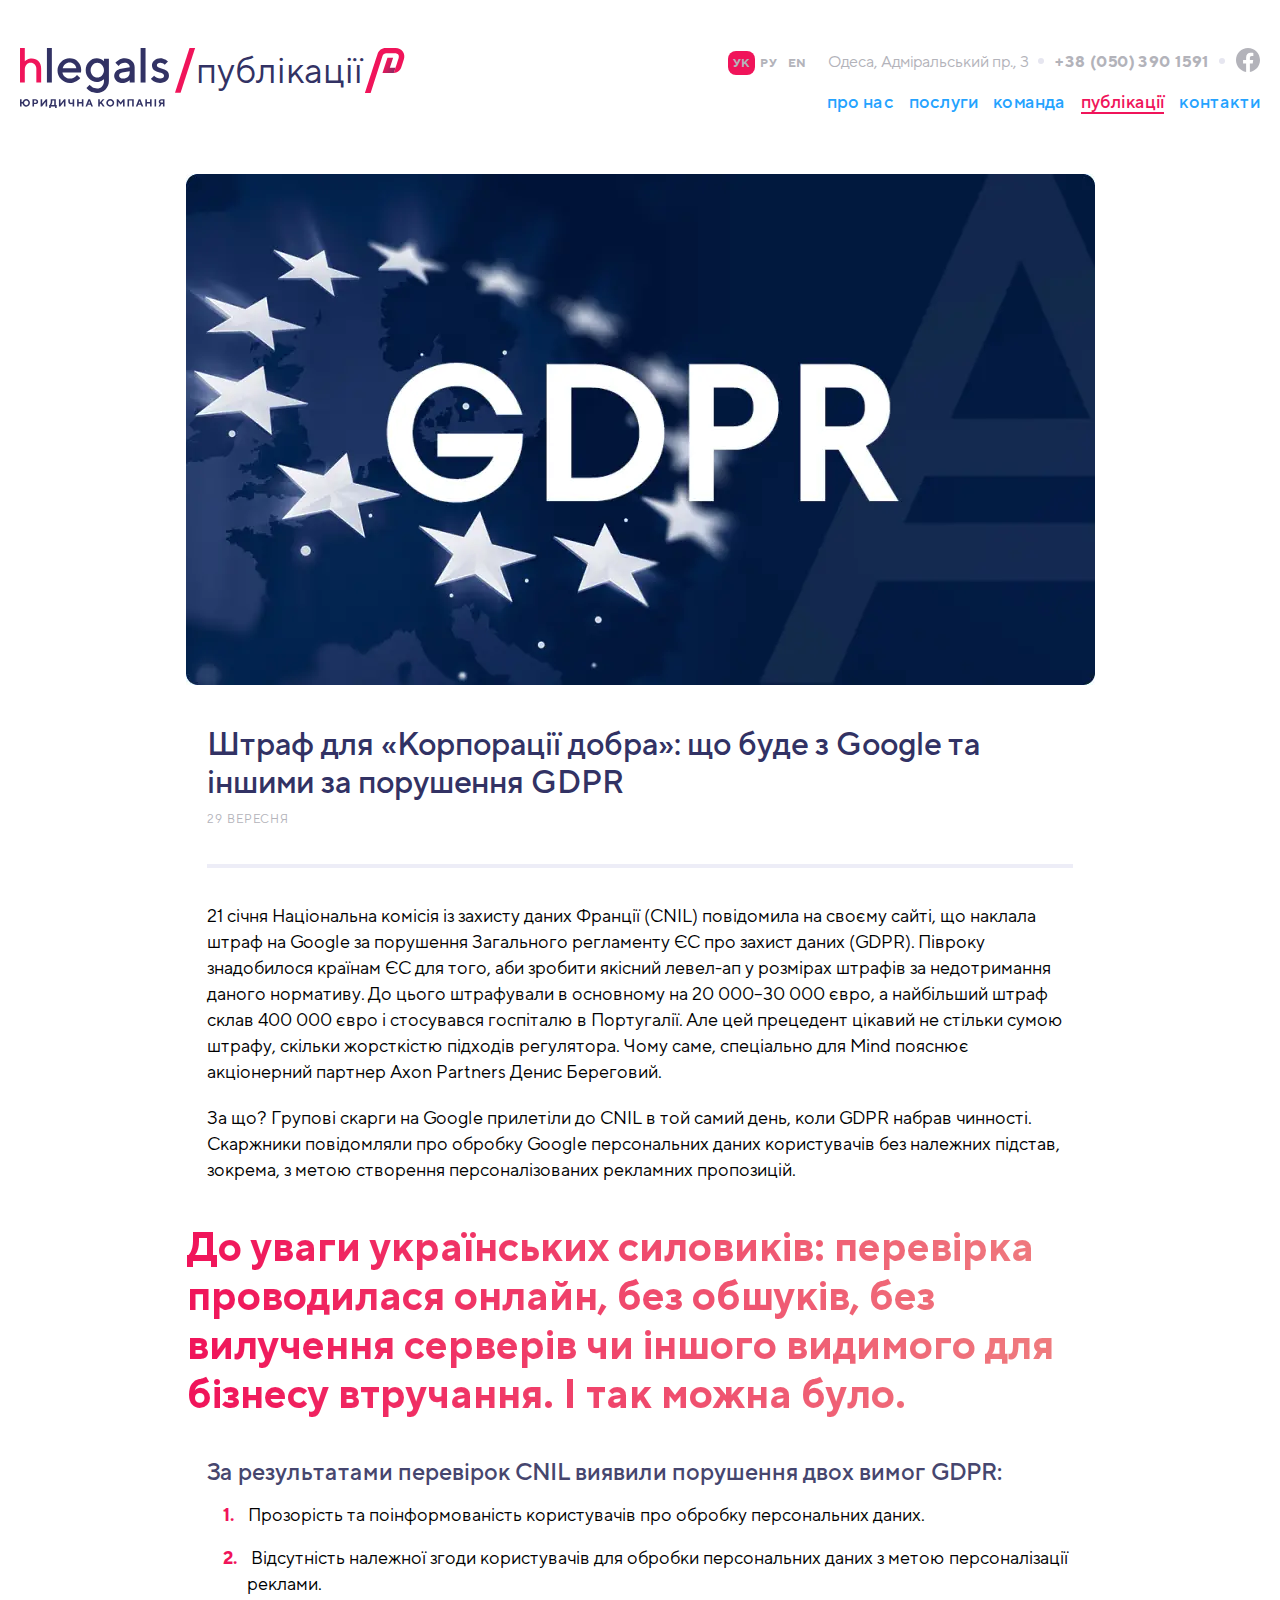
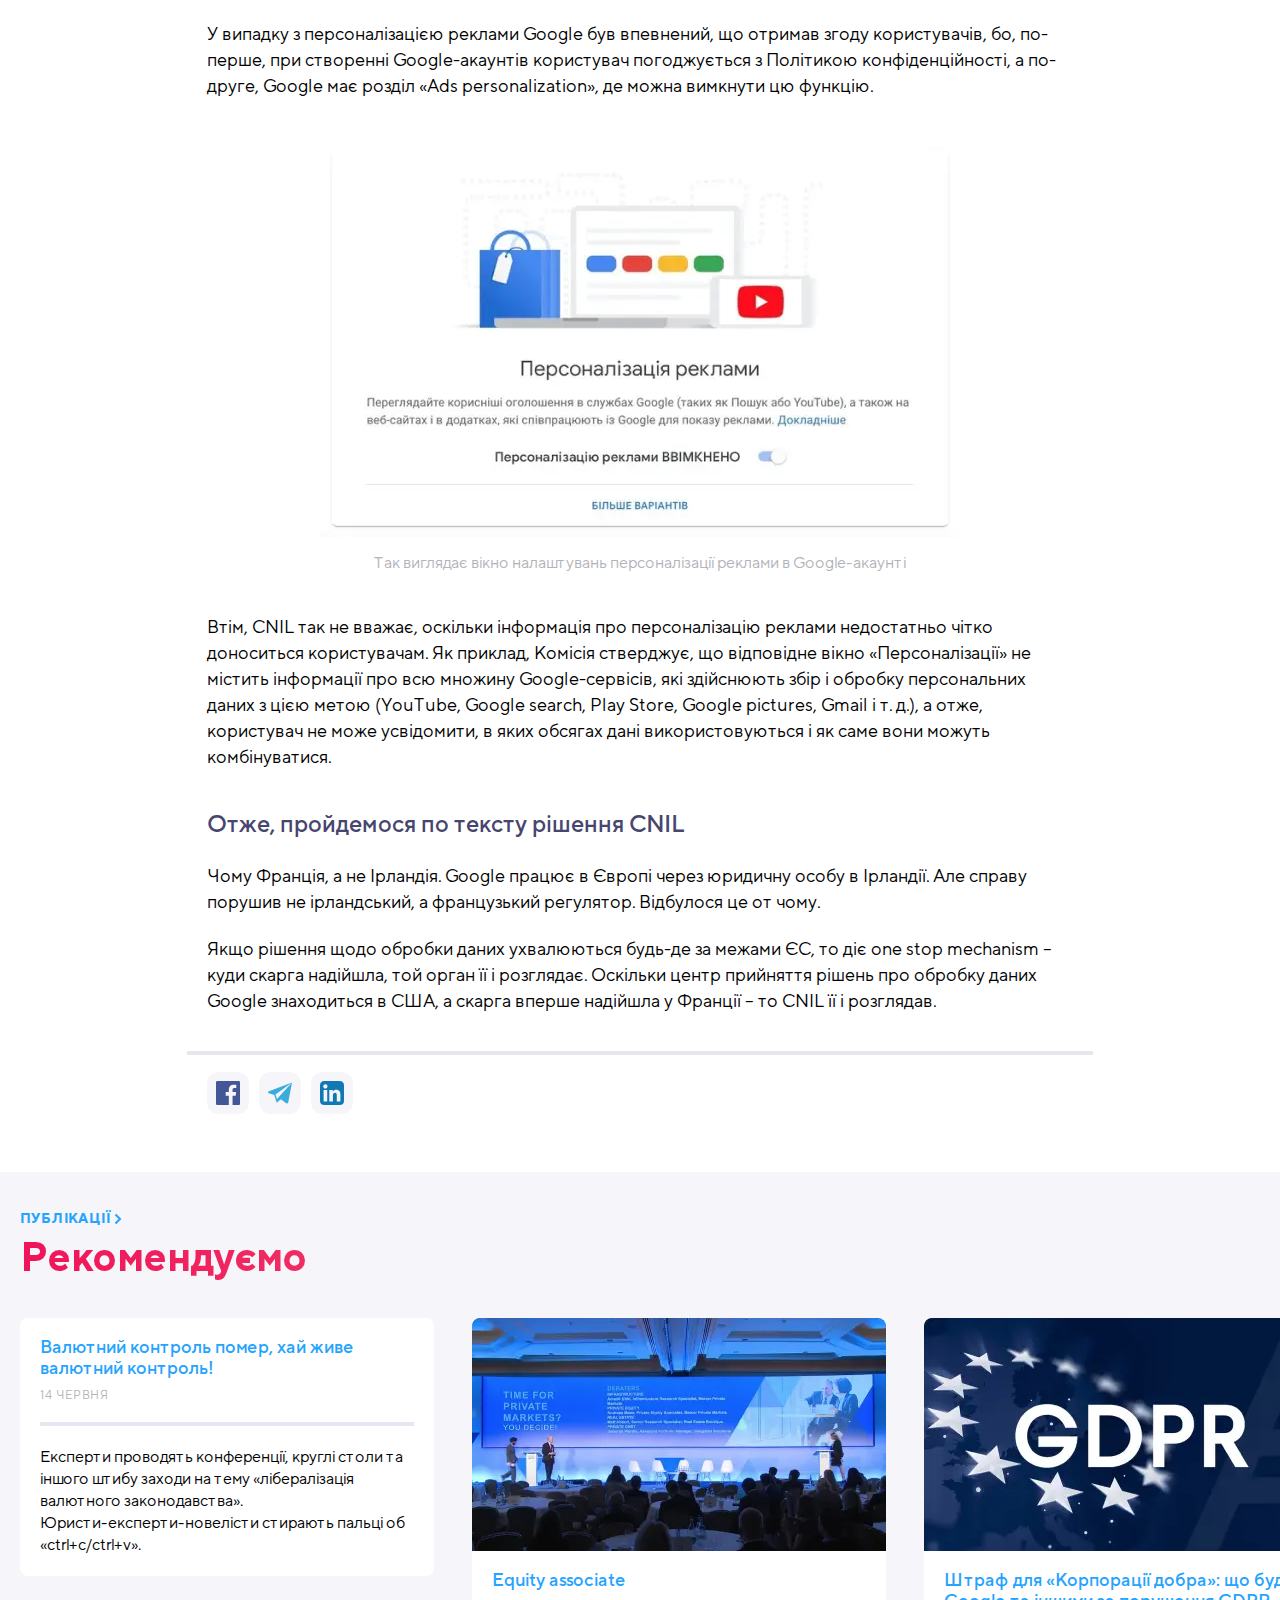
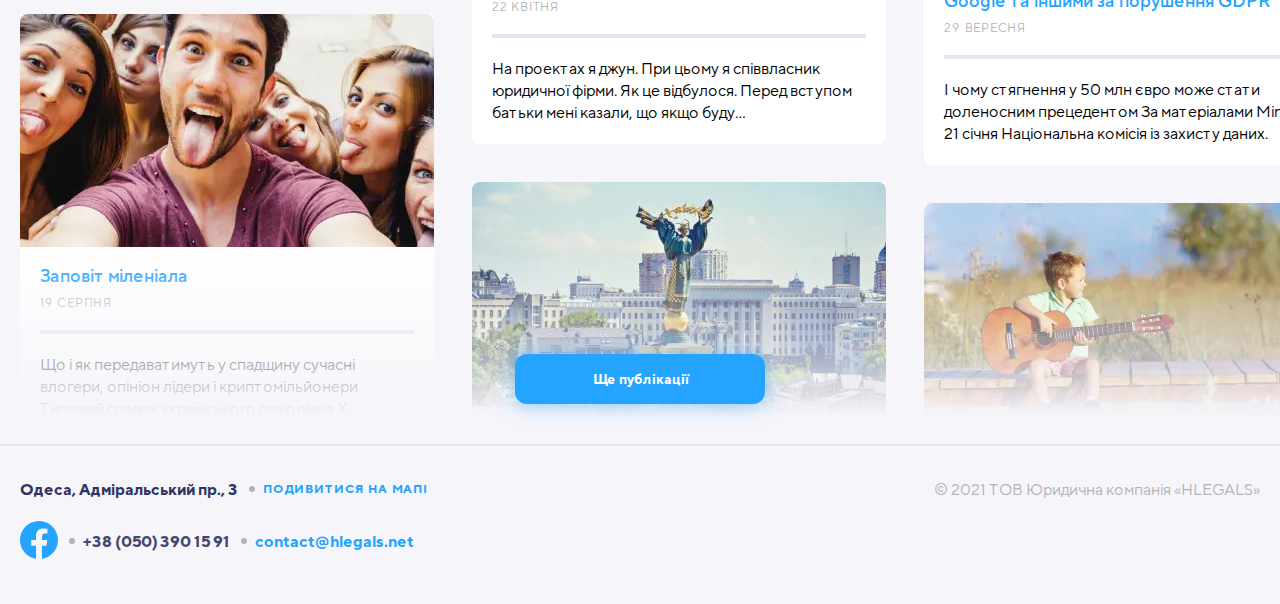
<file: publication-antry.html>
<!DOCTYPE html>
<html lang="zxx">
<head>
  <title>publication-antry</title>
  <meta charset="UTF-8">
  <meta name="format-detection" content="telephone=no">
  <link rel="stylesheet" href="css/style.min.css?_v=20220911192548">
  <meta name="viewport" content="width=device-width, initial-scale=1.0">
</head>
<body class="body white publication publication-antry">
  <div class="wrapper">
    <header class="header">
      <div class="header__container">
        <a href="./index.html" class="header__logo">
          <svg class="header__logo-icon" width="156" height="63" viewBox="0 0 156 63" fill="none"
            xmlns="http://www.w3.org/2000/svg">
            <path
              d="M10.3513 57.0913C10.3513 55.9799 9.9699 55.0429 9.21807 54.2692C8.46624 53.4956 7.55097 53.1143 6.48316 53.1143C5.51341 53.1143 4.67441 53.4193 3.96617 54.0404C3.26882 54.6506 2.83298 55.3915 2.66953 56.2741H1.63441V53.2777H0V60.9049H1.63441V57.7996H2.66953C2.83298 58.7257 3.26882 59.5102 3.96617 60.1313C4.66351 60.7524 5.50251 61.0684 6.48316 61.0684C7.55097 61.0684 8.46624 60.687 9.21807 59.9134C9.9699 59.1507 10.3513 58.2027 10.3513 57.0913ZM8.71685 57.0913C8.71685 57.8105 8.49893 58.4097 8.06309 58.8783C7.61635 59.3577 7.09334 59.5974 6.48316 59.5974C5.87298 59.5974 5.34997 59.3577 4.91412 58.8783C4.46738 58.4097 4.24946 57.8105 4.24946 57.0913C4.24946 56.3722 4.46738 55.7729 4.91412 55.2935C5.34997 54.8249 5.87298 54.5852 6.48316 54.5852C7.09334 54.5852 7.61635 54.8249 8.06309 55.2935C8.49893 55.7729 8.71685 56.3722 8.71685 57.0913Z"
              fill="#FFFFFF" />
            <path
              d="M12.9603 53.2783V60.9056H14.5947V58.3995H16.1746C16.9591 58.3995 17.6129 58.1489 18.125 57.6585C18.6371 57.1682 18.8986 56.558 18.8986 55.8389C18.8986 55.1089 18.6371 54.5096 18.125 54.0084C17.602 53.518 16.9591 53.2783 16.1746 53.2783H12.9603ZM16.1201 54.7493C16.447 54.7493 16.7194 54.8582 16.9373 55.0653C17.1553 55.2723 17.2642 55.5338 17.2642 55.8389C17.2642 56.144 17.1553 56.4055 16.9373 56.6125C16.7194 56.8195 16.447 56.9285 16.1201 56.9285H14.5947V54.7493H16.1201Z"
              fill="#FFFFFF" />
            <path
              d="M28.2618 60.9056V53.2783H26.8453L23.0862 58.1271V53.2783H21.4518V60.9056H22.8683L26.6274 56.0568V60.9056H28.2618Z"
              fill="#FFFFFF" />
            <path
              d="M30.3245 59.4346V62.4855H31.959V60.9056H36.5353V62.4855H38.1697V59.4346H37.2435V53.2783H31.959V55.621C31.959 56.1331 31.9154 56.6125 31.8282 57.0593C31.741 57.5169 31.643 57.8765 31.5449 58.1489C31.4359 58.4104 31.3161 58.6501 31.1744 58.8789C31.0328 59.0968 30.9456 59.2385 30.8911 59.3038C30.8258 59.3583 30.7931 59.4128 30.7604 59.4346H30.3245ZM33.5934 55.621V54.7493H35.6091V59.4346H32.3948L32.5256 59.3038C32.6018 59.2167 32.6999 59.075 32.8197 58.868C32.9396 58.661 33.0486 58.4213 33.1684 58.1489C33.2883 57.8765 33.3863 57.506 33.4626 57.0593C33.5498 56.6125 33.5934 56.1331 33.5934 55.621Z"
              fill="#FFFFFF" />
            <path
              d="M47.3114 60.9056V53.2783H45.8949L42.1358 58.1271V53.2783H40.5014V60.9056H41.9178L45.677 56.0568V60.9056H47.3114Z"
              fill="#FFFFFF" />
            <path
              d="M51.8817 53.2783H50.2473V55.621C50.2473 56.5362 50.487 57.2445 50.9665 57.7457C51.4568 58.2578 52.1214 58.5084 52.9713 58.5084C53.7014 58.5084 54.3007 58.3668 54.7692 58.0726V60.9056H56.4036V53.2783H54.7692V56.4927L54.5839 56.6343C54.4641 56.7215 54.2789 56.8086 54.0282 56.9067C53.7776 56.9939 53.5161 57.0375 53.2437 57.0375C52.8079 57.0375 52.4701 56.9176 52.2304 56.6779C52.0016 56.4273 51.8817 56.0786 51.8817 55.621V53.2783Z"
              fill="#FFFFFF" />
            <path
              d="M65.9856 53.2783H64.3512V56.3292H61.0824V53.2783H59.448V60.9056H61.0824V57.8002H64.3512V60.9056H65.9856V53.2783Z"
              fill="#FFFFFF" />
            <path
              d="M72.9549 57.6912H71.1026L72.0287 55.1851L72.9549 57.6912ZM73.4997 59.1077L74.1535 60.9056H75.8969L72.9004 53.2783H71.1571L68.1606 60.9056H69.904L70.5578 59.1077H73.4997Z"
              fill="#FFFFFF" />
            <path
              d="M83.0222 53.2783H81.3878V60.9056H83.0222V58.7263L84.0029 57.6367L86.2366 60.9056H88.1434L85.0925 56.4382L87.9255 53.2783H86.0187L83.0222 56.6016V53.2783Z"
              fill="#FFFFFF" />
            <path
              d="M91.4614 57.0913C91.4614 56.394 91.7012 55.7947 92.1806 55.3153C92.6491 54.8249 93.2266 54.5852 93.9131 54.5852C94.5995 54.5852 95.177 54.8249 95.6455 55.3153C96.125 55.7947 96.3647 56.394 96.3647 57.0913C96.3647 57.7996 96.125 58.388 95.6455 58.8674C95.177 59.3577 94.5995 59.5974 93.9131 59.5974C93.2266 59.5974 92.6491 59.3577 92.1806 58.8674C91.7012 58.388 91.4614 57.7996 91.4614 57.0913ZM89.7726 57.0913C89.7726 58.1809 90.1757 59.1289 90.9711 59.9025C91.7665 60.6761 92.7472 61.0684 93.9131 61.0684C95.0789 61.0684 96.0596 60.6761 96.855 59.9025C97.6504 59.1289 98.0536 58.1809 98.0536 57.0913C98.0536 55.9908 97.6504 55.0538 96.855 54.2801C96.0596 53.5065 95.0789 53.1143 93.9131 53.1143C92.7472 53.1143 91.7665 53.5065 90.9711 54.2801C90.1757 55.0538 89.7726 55.9908 89.7726 57.0913Z"
              fill="#FFFFFF" />
            <path
              d="M104.748 56.6016L102.133 53.2783H100.662V60.9056H102.297V55.8389L104.748 58.9443L107.2 55.8171V60.9056H108.834V53.2783H107.385L104.748 56.6016Z"
              fill="#FFFFFF" />
            <path d="M118.359 53.2783H111.876V60.9056H113.511V54.7493H116.725V60.9056H118.359V53.2783Z"
              fill="#FFFFFF" />
            <path
              d="M125.33 57.6912H123.477L124.404 55.1851L125.33 57.6912ZM125.875 59.1077L126.528 60.9056H128.272L125.275 53.2783H123.532L120.536 60.9056H122.279L122.933 59.1077H125.875Z"
              fill="#FFFFFF" />
            <path
              d="M136.983 53.2783H135.349V56.3292H132.08V53.2783H130.445V60.9056H132.08V57.8002H135.349V60.9056H136.983V53.2783Z"
              fill="#FFFFFF" />
            <path d="M141.662 53.2783H140.027V60.9056H141.662V53.2783Z" fill="#FFFFFF" />
            <path
              d="M150.373 53.2783H146.995C146.232 53.2783 145.611 53.518 145.121 53.9975C144.63 54.4769 144.38 55.0762 144.38 55.7844C144.38 56.0895 144.434 56.3728 144.521 56.6452C144.619 56.9176 144.728 57.1246 144.859 57.2772C144.979 57.4297 145.11 57.5714 145.273 57.7021C145.426 57.8329 145.535 57.92 145.6 57.9527C145.655 57.9745 145.709 58.0072 145.742 58.0181L144.107 60.9056H145.851L147.322 58.236H148.738V60.9056H150.373V53.2783ZM146.014 55.7844C146.014 55.4793 146.112 55.2396 146.308 55.0435C146.504 54.8474 146.755 54.7493 147.049 54.7493H148.738V56.7651H147.049C146.755 56.7651 146.504 56.667 146.308 56.4818C146.112 56.2965 146.014 56.0568 146.014 55.7844Z"
              fill="#FFFFFF" />
            <path class="red"
              d="M4.98113 0H0V35.9749H4.98113V22.6286C4.98113 20.3707 5.54273 18.5895 6.66593 17.3352C7.78912 16.0808 9.32741 15.4286 11.232 15.4286C12.8679 15.4286 14.2353 16.0307 15.3341 17.1847C16.4329 18.3638 16.9944 19.8439 16.9944 21.6251V36H22V21.6251C22 18.3136 21.0966 15.7045 19.2897 13.7477C17.4828 11.7909 15.1143 10.8125 12.2331 10.8125C11.4029 10.8125 10.5727 10.9129 9.76693 11.1387C8.93674 11.3645 8.27747 11.6153 7.74029 11.8913C7.20311 12.1672 6.69034 12.4683 6.22642 12.8195C5.76249 13.1707 5.44506 13.4216 5.29856 13.5721C5.15205 13.7226 5.02997 13.823 4.98113 13.8983V0Z"
              fill="#F0145A" />
            <path d="M33.135 0H28V35.945H33.135V0Z" fill="#FFFFFF" />
            <path
              d="M63.4222 25.4177L63.6789 22.8502C63.6789 19.4098 62.5492 16.5342 60.2385 14.2234C57.9277 11.9127 55.0521 10.783 51.6117 10.783C48.1712 10.783 45.1929 12.0154 42.7281 14.4802C40.2633 16.945 39.0309 19.8719 39.0309 23.3637C39.0309 26.9582 40.3147 30.0392 42.8308 32.6067C45.347 35.1742 48.3766 36.458 51.8684 36.458C53.2035 36.458 54.4359 36.2526 55.6683 35.8931C56.9007 35.4823 57.9277 35.0715 58.6466 34.6607C59.4169 34.1986 60.1871 33.6851 60.8547 33.1202C61.5222 32.5554 61.9844 32.1446 62.1898 31.8878C62.3952 31.6311 62.5492 31.477 62.6519 31.323L59.3142 27.9852L58.5439 28.9609C58.0304 29.5771 57.1575 30.1933 55.9251 30.8608C54.6413 31.5284 53.3062 31.8365 51.8684 31.8365C49.8658 31.8365 48.1712 31.2203 46.7334 29.9365C45.2956 28.6528 44.4227 27.1636 44.1659 25.4177H63.4222ZM51.6117 15.1477C53.5116 15.1477 55.0521 15.7126 56.3359 16.7909C57.5683 17.9206 58.3385 19.3071 58.6466 21.053H44.3713C44.8335 19.3071 45.6551 17.9206 46.9388 16.7909C48.1712 15.7126 49.7631 15.1477 51.6117 15.1477Z"
              fill="#FFFFFF" />
            <path
              d="M87.3712 34.4553C87.3712 36.7147 86.7037 38.5633 85.3172 40.0011C83.9821 41.3876 82.2876 42.1065 80.1822 42.1065C79.2579 42.1065 78.3336 41.9524 77.4607 41.6957C76.5877 41.4389 75.9202 41.1308 75.3553 40.7714C74.7905 40.4119 74.277 40.0525 73.7635 39.5903C73.3013 39.1282 72.9932 38.8201 72.8392 38.666C72.6851 38.512 72.5824 38.3579 72.4797 38.2552L69.142 41.593L69.5528 42.1065C69.8095 42.4659 70.2717 42.9281 70.8879 43.4416C71.5041 43.9037 72.223 44.4172 73.0446 44.9307C73.8662 45.3929 74.8932 45.8037 76.1769 46.1631C77.4607 46.5226 78.7958 46.728 80.1822 46.728C83.674 46.728 86.5496 45.5469 88.9631 43.1848C91.3252 40.7714 92.5062 37.8958 92.5062 34.404V11.2965H87.3712V13.864L86.4983 13.0937C85.9334 12.5802 85.0605 12.0667 83.8281 11.5532C82.5957 11.0397 81.2606 10.783 79.9255 10.783C76.7931 10.783 74.1229 11.964 71.8122 14.3775C69.5014 16.7909 68.3717 19.6665 68.3717 23.107C68.3717 26.5474 69.5014 29.423 71.8122 31.8365C74.1229 34.2499 76.7931 35.431 79.9255 35.431C80.7984 35.431 81.62 35.3283 82.493 35.1229C83.3146 34.8661 83.9821 34.6094 84.547 34.3526C85.1118 34.0959 85.6253 33.7878 86.0875 33.4283C86.5496 33.0689 86.9091 32.8121 87.0118 32.7094L87.3712 32.35V34.4553ZM73.5067 23.107C73.5067 20.9503 74.1743 19.153 75.5607 17.6639C76.9472 16.1747 78.5904 15.4045 80.439 15.4045C82.2876 15.4045 83.9308 16.1747 85.3172 17.6639C86.6523 19.153 87.3712 20.9503 87.3712 23.107C87.3712 25.2637 86.6523 27.0609 85.3172 28.5501C83.9308 30.0392 82.2876 30.8095 80.439 30.8095C78.5904 30.8095 76.9472 30.0392 75.5607 28.5501C74.1743 27.0609 73.5067 25.2637 73.5067 23.107Z"
              fill="#FFFFFF" />
            <path
              d="M119.309 35.9445V20.026C119.309 17.4071 118.333 15.1991 116.433 13.4532C114.533 11.6559 112.068 10.783 109.039 10.783C107.858 10.783 106.677 10.937 105.547 11.2451C104.417 11.6046 103.493 11.964 102.825 12.3748C102.158 12.7856 101.49 13.2478 100.874 13.8126C100.258 14.3261 99.8985 14.6856 99.6931 14.891C99.539 15.0964 99.385 15.2504 99.2823 15.4045L102.62 18.7422L103.288 17.8693C103.698 17.3044 104.417 16.7909 105.496 16.2261C106.574 15.6612 107.755 15.4045 109.039 15.4045C110.528 15.4045 111.76 15.8666 112.736 16.7396C113.712 17.6125 114.174 18.7422 114.174 20.026L105.188 21.5665C102.979 21.9259 101.182 22.7989 99.9498 24.1853C98.6661 25.5718 97.9985 27.2663 97.9985 29.269C97.9985 31.1689 98.8201 32.8121 100.463 34.2499C102.158 35.7391 104.212 36.458 106.728 36.458C107.601 36.458 108.423 36.3553 109.244 36.0985C110.117 35.8931 110.785 35.6364 111.35 35.3796C111.914 35.1229 112.428 34.8148 112.89 34.4553C113.352 34.0959 113.66 33.8391 113.866 33.7364C114.02 33.5824 114.122 33.4283 114.174 33.377V35.9445H119.309ZM107.498 31.8365C106.163 31.8365 105.085 31.5284 104.315 30.9122C103.493 30.296 103.134 29.5771 103.134 28.7555C103.134 27.8825 103.39 27.1123 103.955 26.5474C104.52 25.9826 105.29 25.5718 106.215 25.4177L114.174 24.134V24.6475C114.174 26.9582 113.609 28.7041 112.428 29.9879C111.247 31.2203 109.604 31.8365 107.498 31.8365Z"
              fill="#FFFFFF" />
            <path d="M130.64 0H125.505V35.945H130.64V0Z" fill="#FFFFFF" />
            <path
              d="M153.989 14.1207L153.681 13.7613C153.475 13.5559 153.167 13.2991 152.705 12.9397C152.243 12.5802 151.729 12.2721 151.165 11.9127C150.6 11.6046 149.829 11.3478 148.905 11.0911C147.981 10.8857 147.005 10.783 146.03 10.783C143.513 10.783 141.459 11.5019 139.816 12.9397C138.122 14.4288 137.3 16.072 137.3 17.972C137.3 19.3584 137.608 20.4881 138.224 21.5151C138.841 22.4908 139.611 23.2097 140.586 23.6205C141.511 24.0826 142.538 24.5448 143.616 24.9042C144.694 25.2637 145.67 25.5718 146.646 25.8285C147.57 26.1366 148.34 26.4961 148.957 26.9582C149.573 27.4204 149.881 28.0366 149.881 28.7555C149.881 29.6798 149.521 30.45 148.854 31.0149C148.186 31.5284 147.159 31.8365 145.773 31.8365C144.643 31.8365 143.513 31.5284 142.435 31.0149C141.357 30.45 140.689 29.9879 140.33 29.6284C140.022 29.269 139.765 28.9609 139.611 28.7555L136.273 32.0932L136.633 32.5554C136.889 32.8635 137.249 33.2229 137.762 33.6337C138.327 34.0959 138.943 34.5067 139.611 34.9175C140.33 35.3283 141.254 35.6877 142.332 35.9958C143.411 36.3039 144.592 36.458 145.773 36.458C148.494 36.458 150.754 35.6877 152.448 34.1986C154.143 32.7094 155.016 30.8608 155.016 28.7555C155.016 27.369 154.708 26.188 154.092 25.2637C153.475 24.288 152.705 23.5691 151.729 23.107C150.805 22.5935 149.778 22.1827 148.7 21.8232C147.621 21.4638 146.646 21.1043 145.67 20.8989C144.746 20.6422 143.976 20.2314 143.359 19.7692C142.743 19.3071 142.435 18.6909 142.435 17.972C142.435 17.3044 142.743 16.6882 143.411 16.1747C144.027 15.6612 144.9 15.4045 146.03 15.4045C146.851 15.4045 147.673 15.6099 148.443 15.9693C149.265 16.3288 149.829 16.6369 150.086 16.8936C150.343 17.1504 150.548 17.3558 150.651 17.4585L153.989 14.1207Z"
              fill="#FFFFFF" />
          </svg>
          <div class="header__logo-actions">
            <img class="header__logo-actions-before" src="img/logo/logi-slash.svg" alt="slash">
            <span class="header__logo-text header__logo-text--about"> про нас </span>
            <span class="header__logo-text header__logo-text--serveses"> послуги </span>
            <span class="header__logo-text header__logo-text--team"> команда </span>
            <span class="header__logo-text header__logo-text--publications"> публікації </span>
            <span class="header__logo-text header__logo-text--contacts"> контакти </span>
            <img class="header__logo-actions-after" src="img/logo/logo-p.svg" alt="p">
          </div>
        </a>
        <div class="header__info">
          <ul class="header__info-language-items">
            <li class="header__info-language-item"><a
                class="header__info-language-link header__info-language-link--activ" href="#">УК</a></li>
            <li class="header__info-language-item"><a class="header__info-language-link" href="#">РУ</a></li>
            <li class="header__info-language-item"><a class="header__info-language-link" href="#">EN</a></li>
          </ul>
          <address class="header__info-lokation">
            <a class="header__info-lokation-link" href="https://goo.gl/maps/o3AQcZeLf1BMAvFG9">Одеса, Адміральський пр.,
              3</a>
          </address>
          <div class="header__info-contct"><a href="tel:+380503901591" class="header__info-contct-link">+38 (050) 390
              1591</a></div>
          <div class="header__info-social">
            <a class="header__info-social-link" href="">
              <svg class="header__info-social-icon" width="24" height="24" viewBox="0 0 24 24" fill="none"
                xmlns="http://www.w3.org/2000/svg">
                <g clip-path="url(#clip0_35215_6020)">
                  <path
                    d="M24 12.0733C24 5.40541 18.6274 0 12 0C5.37258 0 0 5.40541 0 12.0733C0 18.0995 4.38823 23.0943 10.125 24V15.5633H7.07813V12.0733H10.125V9.41343C10.125 6.38755 11.9165 4.71615 14.6576 4.71615C15.9705 4.71615 17.3438 4.95195 17.3438 4.95195V7.92313H15.8306C14.3399 7.92313 13.875 8.85379 13.875 9.80857V12.0733H17.2031L16.6711 15.5633H13.875V24C19.6118 23.0943 24 18.0995 24 12.0733Z"
                    fill="#B3B3BA" />
                </g>
                <defs>
                  <clipPath id="clip0_35215_6020">
                    <rect width="24" height="24" fill="white" />
                  </clipPath>
                </defs>
              </svg></a>
          </div>
        </div>
        <div class="header__menu menu">
          <button type="button" class="act"><span class="menu__icon icon-menu"><span></span></span></button>
          <nav class="menu__body">
            <ul class="menu__list">
              <li class="menu__item"><a href="./about.html" class="menu__link p menu__link-abaut--activ">про нас</a>
              </li>
              <li class="menu__item"><a href="./servises.html"
                  class="menu__link menu__link-servises--activ">послуги</a></li>
              <li class="menu__item"><a href="./team.html" class="menu__link menu__link-team--activ">команда</a></li>
              <li class="menu__item"><a href="./publication.html"
                  class="menu__link menu__link-publication--activ">публікації</a></li>
              <li class="menu__item"><a href="./contact.html" class="menu__link menu__link-contact--activ">контакти</a>
              </li>
            </ul>
          </nav>
        </div>
      </div>
    </header>
    <main class="main">
      <section class="main__gdpr gdpr">
        <div class="gdpr__container">
          <div class="gdpr__img">
            <picture>
              <source srcset="img/publication-picture/gdpr.webp" type="image/webp"><img
                src="img/publication-picture/gdpr.jpg" alt="gdpr">
            </picture>
          </div>
          <div class="gdpr__titleblok">
            <h2 class="gdpr__titleblok-title">Штраф для «Корпорації добра»: що буде з Google та іншими за порушення GDPR
            </h2>
            <span class="gdpr__titleblok-data">29 вересня</span>
          </div>
          <div class="gdpr__infoblok">
            <p class="gdpr__infoblok-item">21 січня Національна комісія із захисту даних Франції (СNIL) повідомила на
              своєму сайті, що наклала штраф на Google за
              порушення Загального регламенту ЄС про захист даних (GDPR). Півроку знадобилося країнам ЄС для того, аби
              зробити якісний
              левел-ап у розмірах штрафів за недотримання даного нормативу. До цього штрафували в основному на 20 000–30
              000 євро, а
              найбільший штраф склав 400 000 євро і стосувався госпіталю в Португалії. Але цей прецедент цікавий не
              стільки сумою
              штрафу, скільки жорсткістю підходів регулятора. Чому саме, спеціально для Mind пояснює акціонерний партнер
              Axon Partners
              Денис Береговий.</p>
            <p class="gdpr__infoblok-item">За що? Групові скарги на Google прилетіли до СNIL в той самий день, коли GDPR
              набрав чинності. Скаржники повідомляли про
              обробку Google персональних даних користувачів без належних підстав, зокрема, з метою створення
              персоналізованих
              рекламних пропозицій.</p>
          </div>
        </div>
      </section>
      <section class="main__proces proces">
        <div class="proces__container">
          <h3 class="proces__title">До уваги українських силовиків: перевірка проводилася онлайн, без обшуків, без
            вилучення серверів чи іншого видимого для
            бізнесу втручання. І так можна було.</h3>
          <div class="proces__item-first first-proces">
            <h4 class="first-proces__title">За результатами перевірок СNIL виявили порушення двох вимог GDPR:</h4>
            <ul class="first-proces__list">
              <li class="first-proces__list-item"><span>1.</span> Прозорість та поінформованість користувачів про
                обробку персональних даних.</li>
              <li class="first-proces__list-item"><span>2.</span> Відсутність належної згоди користувачів для обробки
                персональних даних з метою персоналізації реклами.</li>
            </ul>
            <p class="first-proces__text">У випадку з персоналізацією реклами Google був впевнений, що отримав згоду
              користувачів, бо, по-перше, при створенні
              Google-aкаунтів користувач погоджується з Політикою конфіденційності, а по-друге, Google має розділ «Ads
              personalization», де можна вимкнути цю функцію.</p>
            <div class="first-proces__img-blok">
              <div class="first-proces__img-blok-image">
                <picture>
                  <source srcset="img/publication-picture/demonstration.webp" type="image/webp"><img
                    src="img/publication-picture/demonstration.jpg" alt="">
                </picture>
              </div>
              <span class="first-proces__img-blok-description">Так виглядає вікно налаштувань персоналізації реклами в
                Google-акаунті</span>
            </div>
            <p class="first-proces__text">Втім, CNIL так не вважає, оскільки інформація про персоналізацію реклами
              недостатньо чітко доноситься користувачам. Як
              приклад, Комісія стверджує, що відповідне вікно «Персоналізації» не містить інформації про всю множину
              Google-сервісів,
              які здійснюють збір і обробку персональних даних з цією метою (YouТube, Google search, Play Store, Google
              pictures,
              Gmail і т. д.), а отже, користувач не може усвідомити, в яких обсягах дані використовуються і як саме вони
              можуть
              комбінуватися.</p>
          </div>
          <div class="proces__item-last last-proces">
            <h4 class="last-proces__title">Отже, пройдемося по тексту рішення СNIL</h4>
            <p class="last-proces__text">Чому Франція, а не Ірландія. Google працює в Європі через юридичну особу в
              Ірландії. Але справу порушив не ірландський,
              а французький регулятор. Відбулося це от чому.</p>
            <p class="last-proces__text">Якщо рішення щодо обробки даних ухвалюються будь-де за межами ЄС, то діє one
              stop mechanism – куди скарга надійшла, той
              орган її і розглядає. Оскільки центр прийняття рішень про обробку даних Google знаходиться в США, а скарга
              вперше
              надійшла у Франції – то CNIL її і розглядав.</p>
          </div>
          <div class="proces__item-social-block">
            <div class="proces__social-item">
              <a href="" class="proces__social-link"><img src="img/publication-picture/social/linkfasebukc.svg"
                  alt="linkfasebukc"></a>
            </div>
            <div class="proces__social-item">
              <a href="" class="proces__social-link"><img src="img/publication-picture/social/linktelegram.svg"
                  alt="linktelegram"></a>
            </div>
            <div class="proces__social-item">
              <a href="" class="proces__social-link"><img src="img/publication-picture/social/linclinkedin.svg"
                  alt="linclinkedin"></a>
            </div>
          </div>
        </div>
      </section>
      <section class="publications__main publications-main">
        <div class="publications-main__container">
          <div class="publications-main__btn">
            <a href="./publication.html" class="publications-main__lin">Ще публікації</a>
          </div>
          <a href="./publication.html" class="publications-main__link">Публікації<img
              src="img/publication/Liinkarrow.svg" alt="arrow"></a>
          <h2 class="publications-main__title">Рекомендуємо</h2>
          <div class="main-publication__body body-publication">
            <div class="body-publication__column left">
              <a href="./publication-antry.html" class="body-publication__item">
                <div class="body-publication__item-text">
                  <h6 class="body-publication__item-title">Валютний контроль помер, хай живе валютний контроль!</h6>
                  <span class="body-publication__item-data">14 червня</span>
                  <p class="body-publication__item-description">Експерти проводять конференції, круглі столи та іншого
                    штибу заходи на
                    тему «лібералізація валютного законодавства». <br>
                    Юристи-експерти-новелісти стирають пальці об «ctrl+c/ctrl+v».</p>
                </div>
              </a>
              <a href="./publication-antry.html" class="body-publication__item">
                <div class="body-publication__item-img">
                  <picture>
                    <source srcset="img/publication/publications/milena.webp" type="image/webp"><img
                      src="img/publication/publications/milena.jpg" alt="milen">
                  </picture>
                </div>
                <div class="body-publication__item-text">
                  <h6 class="body-publication__item-title">Заповіт міленіала</h6>
                  <span class="body-publication__item-data">19 серпня</span>
                  <p class="body-publication__item-description">Що і як передаватимуть у спадщину сучасні влогери,
                    опініон
                    лідери і криптомільйонери Типовий спадок українського
                    покоління Х виглядає так: квартира у…</p>
                </div>
              </a>
            </div>
            <div class="body-publication__column">
              <a href="./publication-antry.html" class="body-publication__item" data-da=".left,965,1">
                <div class="body-publication__item-img">
                  <picture>
                    <source srcset="img/publication/publications/Equityassociate.webp" type="image/webp"><img
                      src="img/publication/publications/Equityassociate.jpg" alt="Equityassociate">
                  </picture>
                </div>
                <div class="body-publication__item-text">
                  <h6 class="body-publication__item-title">Equity associate</h6>
                  <span class="body-publication__item-data">22 квітня</span>
                  <p class="body-publication__item-description">На проектах я джун. При цьому я співвласник юридичної
                    фірми. Як це
                    відбулося. Перед вступом батьки мені казали, що якщо
                    буду…</p>
                </div>
              </a>
              <a href="./publication-antry.html" class="body-publication__item">
                <div class="body-publication__item-img">
                  <picture>
                    <source srcset="img/publication/publications/Закон.webp" type="image/webp"><img
                      src="img/publication/publications/Закон.jpg" alt="Law">
                  </picture>
                </div>
                <div class="body-publication__item-text">
                  <h6 class="body-publication__item-title">Закон про мови: як зробити свій сайт відповідним</h6>
                  <span class="body-publication__item-data">19 серпня</span>
                  <p class="body-publication__item-description">Наталія Кирик, керівник контент студії Wordfactory.ua
                    По-перше, це красиво! Це аргумент номер один на користь
                    україномовного сайту. По-друге, це ефективно. У…</p>
                </div>
              </a>
            </div>
            <div class="body-publication__column">
              <a href="./publication-antry.html" class="body-publication__item">
                <div class="body-publication__item-img">
                  <picture>
                    <source srcset="img/publication/publications/gdpr.webp" type="image/webp"><img
                      src="img/publication/publications/gdpr.jpg" alt="financialcompensation">
                  </picture>
                </div>
                <div class="body-publication__item-text">
                  <h6 class="body-publication__item-title">Штраф для «Корпорації добра»: що буде з Google та іншими за
                    порушення GDPR
                  </h6>
                  <span class="body-publication__item-data">29 вересня</span>
                  <p class="body-publication__item-description">І чому стягнення у 50 млн євро може стати доленосним
                    прецедентом За
                    матеріалами Mind.ua 21 січня Національна комісія із
                    захисту даних.</p>
                </div>
              </a>
              <a href="./publication-antry.html" class="body-publication__item">
                <div class="body-publication__item-img">
                  <picture>
                    <source srcset="img/publication/publications/playingboy.webp" type="image/webp"><img
                      src="img/publication/publications/playingboy.jpg" alt="childstudy">
                  </picture>
                </div>
                <div class="body-publication__item-text">
                  <h6 class="body-publication__item-title">Компенсація витрат на навчання дитини в дитячому садку та
                    школі
                  </h6>
                  <span class="body-publication__item-data">5 Лютого 2018</span>
                  <p class="body-publication__item-description">Про що йде мова В червні цього року Верховна Рада внесла
                    зміни до Податкового кодексу України. Відтепер батьки, які
                    отримують офіційну…</p>
                </div>
              </a>
            </div>
          </div>
        </div>
      </section>
    </main>
    <footer class="footer">
      <div class="footer__container">
        <a href="https://goo.gl/maps/fDzbBa7W9Kz9eTMn8" class="footer__locotion">
          <div class="footer__locotion-text">Одеса, Адміральський пр., 3</div>
          <div class="footer__locotion-link"><span class="before">Подивитися на мапі</span></div>
        </a>
        <div class="footer__description">© 2021 ТОВ Юридична компанія «HLEGALS»</div>
        <div class="footer__info">
          <div class="footer__info-social"><a href="#">
              <svg class="activ" width="38" height="38" viewBox="0 0 38 38" fill="none"
                xmlns="http://www.w3.org/2000/svg">
                <path
                  d="M38 19.1161C38 8.55857 29.4934 0 19 0C8.50658 0 0 8.55857 0 19.1161C0 28.6575 6.94803 36.5659 16.0312 38V24.6419H11.207V19.1161H16.0312V14.9046C16.0312 10.1136 18.8678 7.46723 23.2078 7.46723C25.2866 7.46723 27.4609 7.84059 27.4609 7.84059V12.545H25.0651C22.7048 12.545 21.9688 14.0185 21.9688 15.5302V19.1161H27.2383L26.3959 24.6419H21.9688V38C31.052 36.5659 38 28.6575 38 19.1161Z"
                  fill="#24A3FF" />
              </svg></a></div>
          <div class="footer__info-phone"><a class="before" href="tel:+380503901591">+38 (050) 390 15 91</a></div>
          <div class="footer__info-mail"><a class="before activ"
              href="mailto:contact@hlegals.net">contact@hlegals.net</a>
          </div>
        </div>
      </div>
    </footer>
  </div>
  <script src="js/app.min.js?_v=20220911192548"></script>
</body>
</html>
</file>
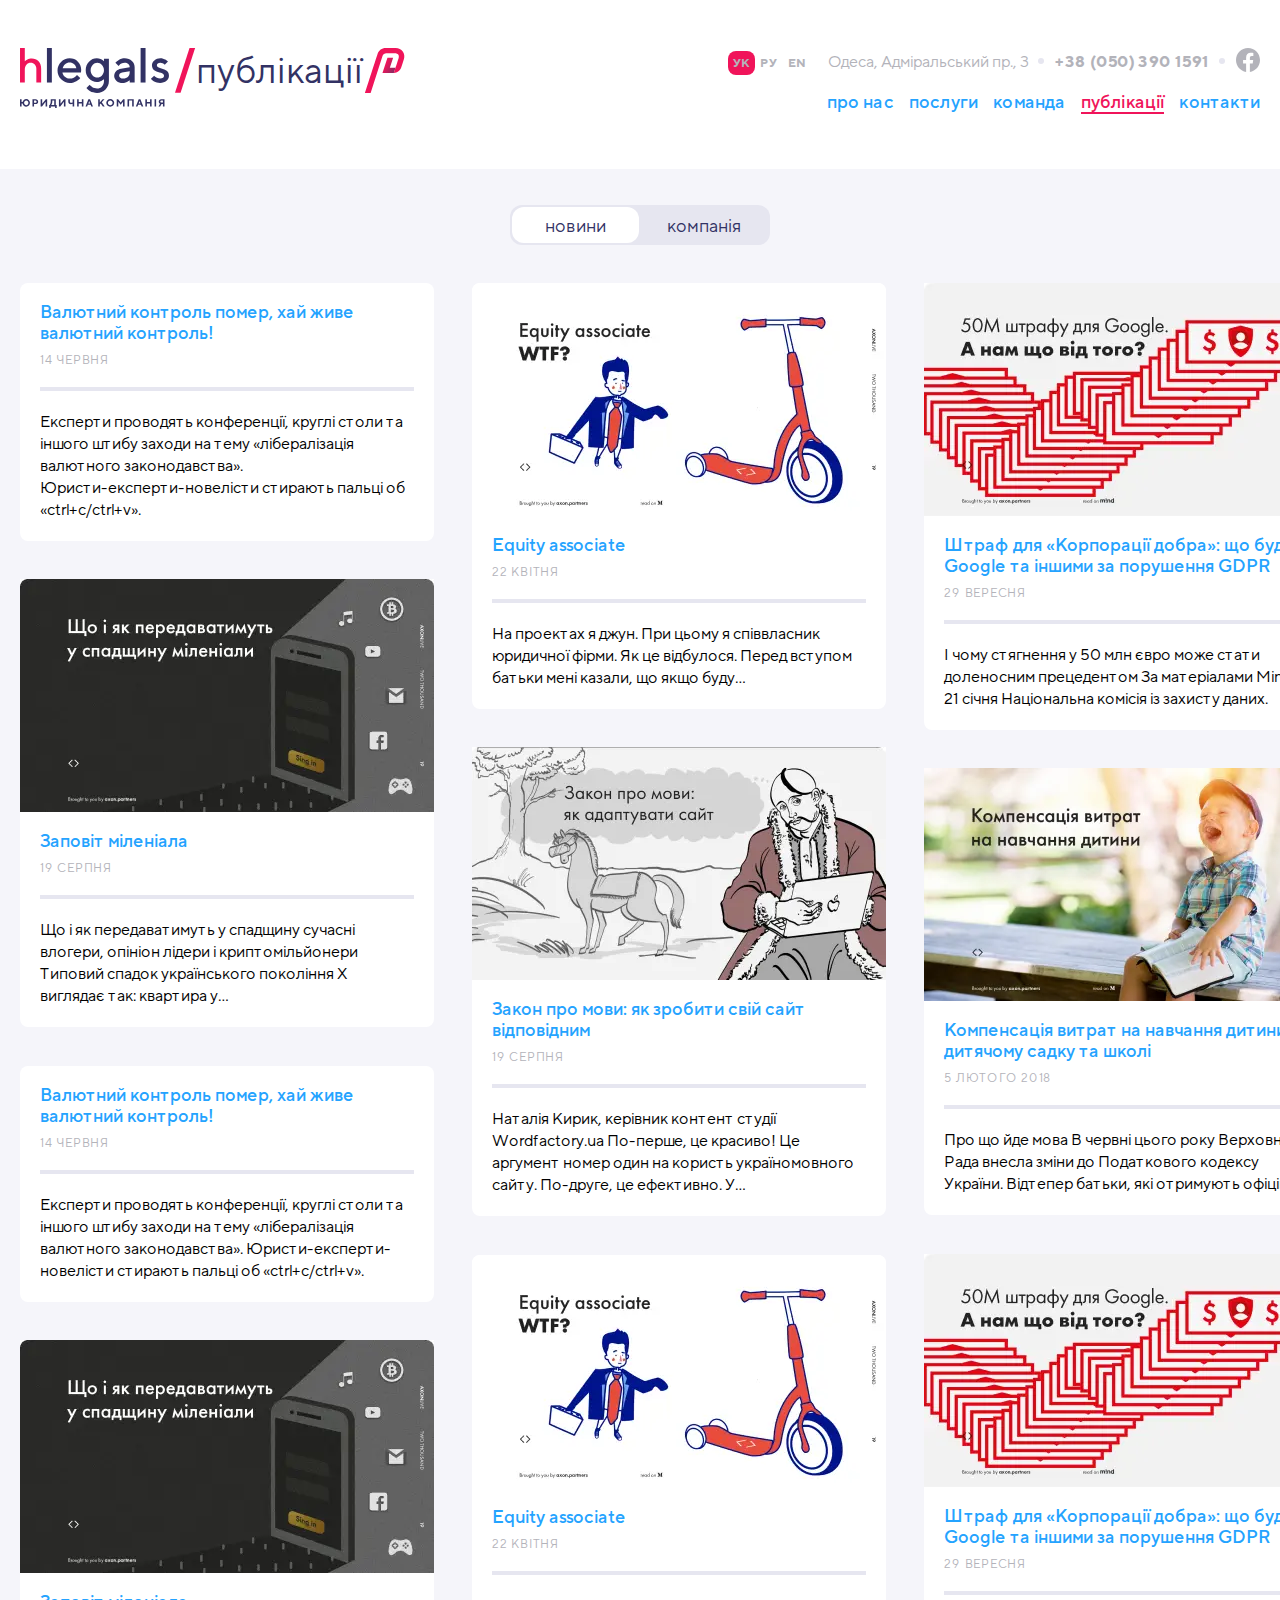
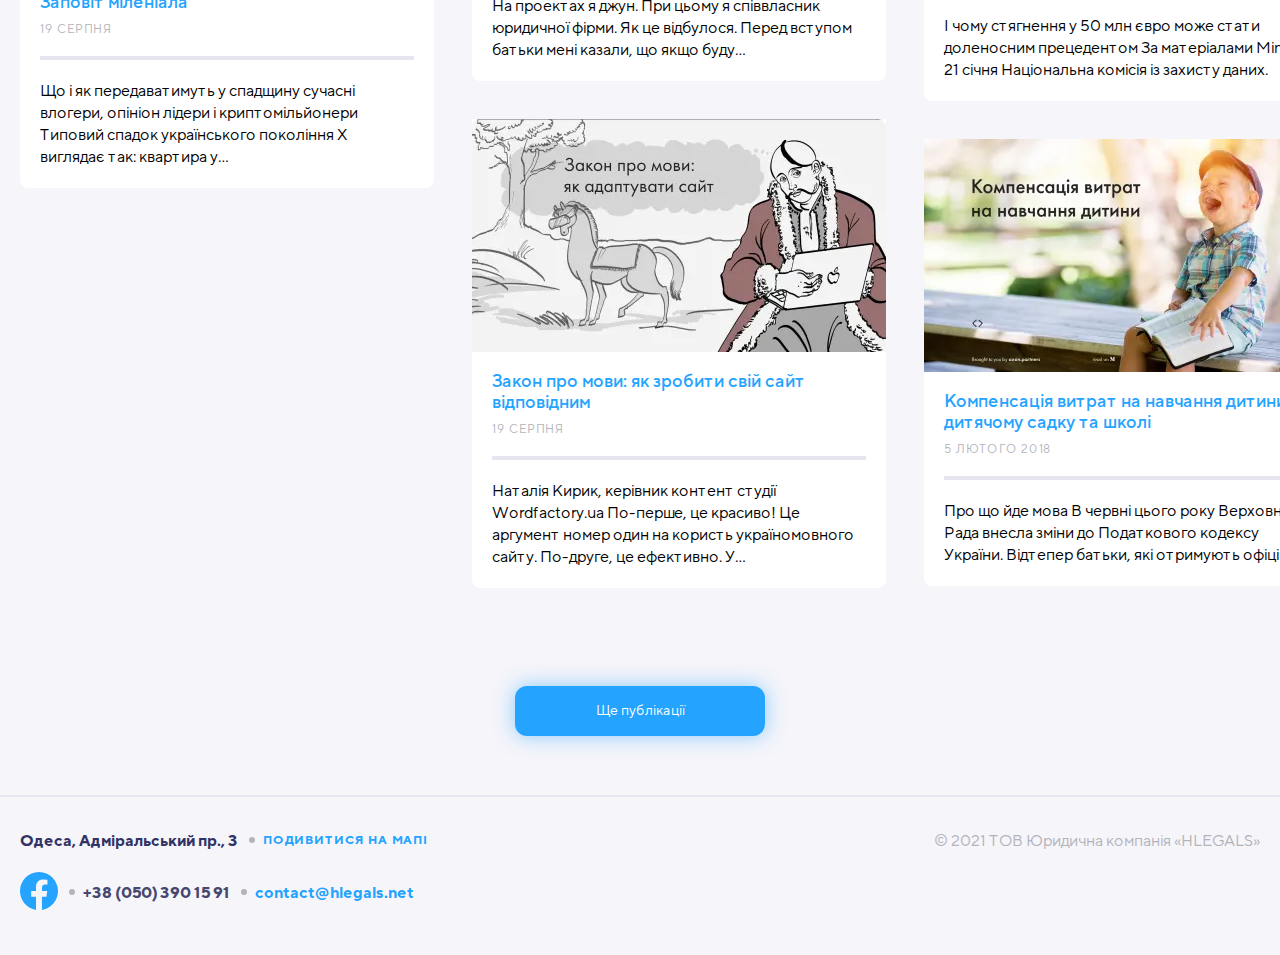
<file: publication.html>
<!DOCTYPE html>
<html lang="zxx">
<head>
  <title>publication</title>
  <meta charset="UTF-8">
  <meta name="format-detection" content="telephone=no">
  <link rel="stylesheet" href="css/style.min.css?_v=20220911192548">
  <meta name="viewport" content="width=device-width, initial-scale=1.0">
</head>
<body class="body white publication">
  <div class="wrapper">
    <header class="header">
      <div class="header__container">
        <a href="./index.html" class="header__logo">
          <svg class="header__logo-icon" width="156" height="63" viewBox="0 0 156 63" fill="none"
            xmlns="http://www.w3.org/2000/svg">
            <path
              d="M10.3513 57.0913C10.3513 55.9799 9.9699 55.0429 9.21807 54.2692C8.46624 53.4956 7.55097 53.1143 6.48316 53.1143C5.51341 53.1143 4.67441 53.4193 3.96617 54.0404C3.26882 54.6506 2.83298 55.3915 2.66953 56.2741H1.63441V53.2777H0V60.9049H1.63441V57.7996H2.66953C2.83298 58.7257 3.26882 59.5102 3.96617 60.1313C4.66351 60.7524 5.50251 61.0684 6.48316 61.0684C7.55097 61.0684 8.46624 60.687 9.21807 59.9134C9.9699 59.1507 10.3513 58.2027 10.3513 57.0913ZM8.71685 57.0913C8.71685 57.8105 8.49893 58.4097 8.06309 58.8783C7.61635 59.3577 7.09334 59.5974 6.48316 59.5974C5.87298 59.5974 5.34997 59.3577 4.91412 58.8783C4.46738 58.4097 4.24946 57.8105 4.24946 57.0913C4.24946 56.3722 4.46738 55.7729 4.91412 55.2935C5.34997 54.8249 5.87298 54.5852 6.48316 54.5852C7.09334 54.5852 7.61635 54.8249 8.06309 55.2935C8.49893 55.7729 8.71685 56.3722 8.71685 57.0913Z"
              fill="#FFFFFF" />
            <path
              d="M12.9603 53.2783V60.9056H14.5947V58.3995H16.1746C16.9591 58.3995 17.6129 58.1489 18.125 57.6585C18.6371 57.1682 18.8986 56.558 18.8986 55.8389C18.8986 55.1089 18.6371 54.5096 18.125 54.0084C17.602 53.518 16.9591 53.2783 16.1746 53.2783H12.9603ZM16.1201 54.7493C16.447 54.7493 16.7194 54.8582 16.9373 55.0653C17.1553 55.2723 17.2642 55.5338 17.2642 55.8389C17.2642 56.144 17.1553 56.4055 16.9373 56.6125C16.7194 56.8195 16.447 56.9285 16.1201 56.9285H14.5947V54.7493H16.1201Z"
              fill="#FFFFFF" />
            <path
              d="M28.2618 60.9056V53.2783H26.8453L23.0862 58.1271V53.2783H21.4518V60.9056H22.8683L26.6274 56.0568V60.9056H28.2618Z"
              fill="#FFFFFF" />
            <path
              d="M30.3245 59.4346V62.4855H31.959V60.9056H36.5353V62.4855H38.1697V59.4346H37.2435V53.2783H31.959V55.621C31.959 56.1331 31.9154 56.6125 31.8282 57.0593C31.741 57.5169 31.643 57.8765 31.5449 58.1489C31.4359 58.4104 31.3161 58.6501 31.1744 58.8789C31.0328 59.0968 30.9456 59.2385 30.8911 59.3038C30.8258 59.3583 30.7931 59.4128 30.7604 59.4346H30.3245ZM33.5934 55.621V54.7493H35.6091V59.4346H32.3948L32.5256 59.3038C32.6018 59.2167 32.6999 59.075 32.8197 58.868C32.9396 58.661 33.0486 58.4213 33.1684 58.1489C33.2883 57.8765 33.3863 57.506 33.4626 57.0593C33.5498 56.6125 33.5934 56.1331 33.5934 55.621Z"
              fill="#FFFFFF" />
            <path
              d="M47.3114 60.9056V53.2783H45.8949L42.1358 58.1271V53.2783H40.5014V60.9056H41.9178L45.677 56.0568V60.9056H47.3114Z"
              fill="#FFFFFF" />
            <path
              d="M51.8817 53.2783H50.2473V55.621C50.2473 56.5362 50.487 57.2445 50.9665 57.7457C51.4568 58.2578 52.1214 58.5084 52.9713 58.5084C53.7014 58.5084 54.3007 58.3668 54.7692 58.0726V60.9056H56.4036V53.2783H54.7692V56.4927L54.5839 56.6343C54.4641 56.7215 54.2789 56.8086 54.0282 56.9067C53.7776 56.9939 53.5161 57.0375 53.2437 57.0375C52.8079 57.0375 52.4701 56.9176 52.2304 56.6779C52.0016 56.4273 51.8817 56.0786 51.8817 55.621V53.2783Z"
              fill="#FFFFFF" />
            <path
              d="M65.9856 53.2783H64.3512V56.3292H61.0824V53.2783H59.448V60.9056H61.0824V57.8002H64.3512V60.9056H65.9856V53.2783Z"
              fill="#FFFFFF" />
            <path
              d="M72.9549 57.6912H71.1026L72.0287 55.1851L72.9549 57.6912ZM73.4997 59.1077L74.1535 60.9056H75.8969L72.9004 53.2783H71.1571L68.1606 60.9056H69.904L70.5578 59.1077H73.4997Z"
              fill="#FFFFFF" />
            <path
              d="M83.0222 53.2783H81.3878V60.9056H83.0222V58.7263L84.0029 57.6367L86.2366 60.9056H88.1434L85.0925 56.4382L87.9255 53.2783H86.0187L83.0222 56.6016V53.2783Z"
              fill="#FFFFFF" />
            <path
              d="M91.4614 57.0913C91.4614 56.394 91.7012 55.7947 92.1806 55.3153C92.6491 54.8249 93.2266 54.5852 93.9131 54.5852C94.5995 54.5852 95.177 54.8249 95.6455 55.3153C96.125 55.7947 96.3647 56.394 96.3647 57.0913C96.3647 57.7996 96.125 58.388 95.6455 58.8674C95.177 59.3577 94.5995 59.5974 93.9131 59.5974C93.2266 59.5974 92.6491 59.3577 92.1806 58.8674C91.7012 58.388 91.4614 57.7996 91.4614 57.0913ZM89.7726 57.0913C89.7726 58.1809 90.1757 59.1289 90.9711 59.9025C91.7665 60.6761 92.7472 61.0684 93.9131 61.0684C95.0789 61.0684 96.0596 60.6761 96.855 59.9025C97.6504 59.1289 98.0536 58.1809 98.0536 57.0913C98.0536 55.9908 97.6504 55.0538 96.855 54.2801C96.0596 53.5065 95.0789 53.1143 93.9131 53.1143C92.7472 53.1143 91.7665 53.5065 90.9711 54.2801C90.1757 55.0538 89.7726 55.9908 89.7726 57.0913Z"
              fill="#FFFFFF" />
            <path
              d="M104.748 56.6016L102.133 53.2783H100.662V60.9056H102.297V55.8389L104.748 58.9443L107.2 55.8171V60.9056H108.834V53.2783H107.385L104.748 56.6016Z"
              fill="#FFFFFF" />
            <path d="M118.359 53.2783H111.876V60.9056H113.511V54.7493H116.725V60.9056H118.359V53.2783Z"
              fill="#FFFFFF" />
            <path
              d="M125.33 57.6912H123.477L124.404 55.1851L125.33 57.6912ZM125.875 59.1077L126.528 60.9056H128.272L125.275 53.2783H123.532L120.536 60.9056H122.279L122.933 59.1077H125.875Z"
              fill="#FFFFFF" />
            <path
              d="M136.983 53.2783H135.349V56.3292H132.08V53.2783H130.445V60.9056H132.08V57.8002H135.349V60.9056H136.983V53.2783Z"
              fill="#FFFFFF" />
            <path d="M141.662 53.2783H140.027V60.9056H141.662V53.2783Z" fill="#FFFFFF" />
            <path
              d="M150.373 53.2783H146.995C146.232 53.2783 145.611 53.518 145.121 53.9975C144.63 54.4769 144.38 55.0762 144.38 55.7844C144.38 56.0895 144.434 56.3728 144.521 56.6452C144.619 56.9176 144.728 57.1246 144.859 57.2772C144.979 57.4297 145.11 57.5714 145.273 57.7021C145.426 57.8329 145.535 57.92 145.6 57.9527C145.655 57.9745 145.709 58.0072 145.742 58.0181L144.107 60.9056H145.851L147.322 58.236H148.738V60.9056H150.373V53.2783ZM146.014 55.7844C146.014 55.4793 146.112 55.2396 146.308 55.0435C146.504 54.8474 146.755 54.7493 147.049 54.7493H148.738V56.7651H147.049C146.755 56.7651 146.504 56.667 146.308 56.4818C146.112 56.2965 146.014 56.0568 146.014 55.7844Z"
              fill="#FFFFFF" />
            <path class="red"
              d="M4.98113 0H0V35.9749H4.98113V22.6286C4.98113 20.3707 5.54273 18.5895 6.66593 17.3352C7.78912 16.0808 9.32741 15.4286 11.232 15.4286C12.8679 15.4286 14.2353 16.0307 15.3341 17.1847C16.4329 18.3638 16.9944 19.8439 16.9944 21.6251V36H22V21.6251C22 18.3136 21.0966 15.7045 19.2897 13.7477C17.4828 11.7909 15.1143 10.8125 12.2331 10.8125C11.4029 10.8125 10.5727 10.9129 9.76693 11.1387C8.93674 11.3645 8.27747 11.6153 7.74029 11.8913C7.20311 12.1672 6.69034 12.4683 6.22642 12.8195C5.76249 13.1707 5.44506 13.4216 5.29856 13.5721C5.15205 13.7226 5.02997 13.823 4.98113 13.8983V0Z"
              fill="#F0145A" />
            <path d="M33.135 0H28V35.945H33.135V0Z" fill="#FFFFFF" />
            <path
              d="M63.4222 25.4177L63.6789 22.8502C63.6789 19.4098 62.5492 16.5342 60.2385 14.2234C57.9277 11.9127 55.0521 10.783 51.6117 10.783C48.1712 10.783 45.1929 12.0154 42.7281 14.4802C40.2633 16.945 39.0309 19.8719 39.0309 23.3637C39.0309 26.9582 40.3147 30.0392 42.8308 32.6067C45.347 35.1742 48.3766 36.458 51.8684 36.458C53.2035 36.458 54.4359 36.2526 55.6683 35.8931C56.9007 35.4823 57.9277 35.0715 58.6466 34.6607C59.4169 34.1986 60.1871 33.6851 60.8547 33.1202C61.5222 32.5554 61.9844 32.1446 62.1898 31.8878C62.3952 31.6311 62.5492 31.477 62.6519 31.323L59.3142 27.9852L58.5439 28.9609C58.0304 29.5771 57.1575 30.1933 55.9251 30.8608C54.6413 31.5284 53.3062 31.8365 51.8684 31.8365C49.8658 31.8365 48.1712 31.2203 46.7334 29.9365C45.2956 28.6528 44.4227 27.1636 44.1659 25.4177H63.4222ZM51.6117 15.1477C53.5116 15.1477 55.0521 15.7126 56.3359 16.7909C57.5683 17.9206 58.3385 19.3071 58.6466 21.053H44.3713C44.8335 19.3071 45.6551 17.9206 46.9388 16.7909C48.1712 15.7126 49.7631 15.1477 51.6117 15.1477Z"
              fill="#FFFFFF" />
            <path
              d="M87.3712 34.4553C87.3712 36.7147 86.7037 38.5633 85.3172 40.0011C83.9821 41.3876 82.2876 42.1065 80.1822 42.1065C79.2579 42.1065 78.3336 41.9524 77.4607 41.6957C76.5877 41.4389 75.9202 41.1308 75.3553 40.7714C74.7905 40.4119 74.277 40.0525 73.7635 39.5903C73.3013 39.1282 72.9932 38.8201 72.8392 38.666C72.6851 38.512 72.5824 38.3579 72.4797 38.2552L69.142 41.593L69.5528 42.1065C69.8095 42.4659 70.2717 42.9281 70.8879 43.4416C71.5041 43.9037 72.223 44.4172 73.0446 44.9307C73.8662 45.3929 74.8932 45.8037 76.1769 46.1631C77.4607 46.5226 78.7958 46.728 80.1822 46.728C83.674 46.728 86.5496 45.5469 88.9631 43.1848C91.3252 40.7714 92.5062 37.8958 92.5062 34.404V11.2965H87.3712V13.864L86.4983 13.0937C85.9334 12.5802 85.0605 12.0667 83.8281 11.5532C82.5957 11.0397 81.2606 10.783 79.9255 10.783C76.7931 10.783 74.1229 11.964 71.8122 14.3775C69.5014 16.7909 68.3717 19.6665 68.3717 23.107C68.3717 26.5474 69.5014 29.423 71.8122 31.8365C74.1229 34.2499 76.7931 35.431 79.9255 35.431C80.7984 35.431 81.62 35.3283 82.493 35.1229C83.3146 34.8661 83.9821 34.6094 84.547 34.3526C85.1118 34.0959 85.6253 33.7878 86.0875 33.4283C86.5496 33.0689 86.9091 32.8121 87.0118 32.7094L87.3712 32.35V34.4553ZM73.5067 23.107C73.5067 20.9503 74.1743 19.153 75.5607 17.6639C76.9472 16.1747 78.5904 15.4045 80.439 15.4045C82.2876 15.4045 83.9308 16.1747 85.3172 17.6639C86.6523 19.153 87.3712 20.9503 87.3712 23.107C87.3712 25.2637 86.6523 27.0609 85.3172 28.5501C83.9308 30.0392 82.2876 30.8095 80.439 30.8095C78.5904 30.8095 76.9472 30.0392 75.5607 28.5501C74.1743 27.0609 73.5067 25.2637 73.5067 23.107Z"
              fill="#FFFFFF" />
            <path
              d="M119.309 35.9445V20.026C119.309 17.4071 118.333 15.1991 116.433 13.4532C114.533 11.6559 112.068 10.783 109.039 10.783C107.858 10.783 106.677 10.937 105.547 11.2451C104.417 11.6046 103.493 11.964 102.825 12.3748C102.158 12.7856 101.49 13.2478 100.874 13.8126C100.258 14.3261 99.8985 14.6856 99.6931 14.891C99.539 15.0964 99.385 15.2504 99.2823 15.4045L102.62 18.7422L103.288 17.8693C103.698 17.3044 104.417 16.7909 105.496 16.2261C106.574 15.6612 107.755 15.4045 109.039 15.4045C110.528 15.4045 111.76 15.8666 112.736 16.7396C113.712 17.6125 114.174 18.7422 114.174 20.026L105.188 21.5665C102.979 21.9259 101.182 22.7989 99.9498 24.1853C98.6661 25.5718 97.9985 27.2663 97.9985 29.269C97.9985 31.1689 98.8201 32.8121 100.463 34.2499C102.158 35.7391 104.212 36.458 106.728 36.458C107.601 36.458 108.423 36.3553 109.244 36.0985C110.117 35.8931 110.785 35.6364 111.35 35.3796C111.914 35.1229 112.428 34.8148 112.89 34.4553C113.352 34.0959 113.66 33.8391 113.866 33.7364C114.02 33.5824 114.122 33.4283 114.174 33.377V35.9445H119.309ZM107.498 31.8365C106.163 31.8365 105.085 31.5284 104.315 30.9122C103.493 30.296 103.134 29.5771 103.134 28.7555C103.134 27.8825 103.39 27.1123 103.955 26.5474C104.52 25.9826 105.29 25.5718 106.215 25.4177L114.174 24.134V24.6475C114.174 26.9582 113.609 28.7041 112.428 29.9879C111.247 31.2203 109.604 31.8365 107.498 31.8365Z"
              fill="#FFFFFF" />
            <path d="M130.64 0H125.505V35.945H130.64V0Z" fill="#FFFFFF" />
            <path
              d="M153.989 14.1207L153.681 13.7613C153.475 13.5559 153.167 13.2991 152.705 12.9397C152.243 12.5802 151.729 12.2721 151.165 11.9127C150.6 11.6046 149.829 11.3478 148.905 11.0911C147.981 10.8857 147.005 10.783 146.03 10.783C143.513 10.783 141.459 11.5019 139.816 12.9397C138.122 14.4288 137.3 16.072 137.3 17.972C137.3 19.3584 137.608 20.4881 138.224 21.5151C138.841 22.4908 139.611 23.2097 140.586 23.6205C141.511 24.0826 142.538 24.5448 143.616 24.9042C144.694 25.2637 145.67 25.5718 146.646 25.8285C147.57 26.1366 148.34 26.4961 148.957 26.9582C149.573 27.4204 149.881 28.0366 149.881 28.7555C149.881 29.6798 149.521 30.45 148.854 31.0149C148.186 31.5284 147.159 31.8365 145.773 31.8365C144.643 31.8365 143.513 31.5284 142.435 31.0149C141.357 30.45 140.689 29.9879 140.33 29.6284C140.022 29.269 139.765 28.9609 139.611 28.7555L136.273 32.0932L136.633 32.5554C136.889 32.8635 137.249 33.2229 137.762 33.6337C138.327 34.0959 138.943 34.5067 139.611 34.9175C140.33 35.3283 141.254 35.6877 142.332 35.9958C143.411 36.3039 144.592 36.458 145.773 36.458C148.494 36.458 150.754 35.6877 152.448 34.1986C154.143 32.7094 155.016 30.8608 155.016 28.7555C155.016 27.369 154.708 26.188 154.092 25.2637C153.475 24.288 152.705 23.5691 151.729 23.107C150.805 22.5935 149.778 22.1827 148.7 21.8232C147.621 21.4638 146.646 21.1043 145.67 20.8989C144.746 20.6422 143.976 20.2314 143.359 19.7692C142.743 19.3071 142.435 18.6909 142.435 17.972C142.435 17.3044 142.743 16.6882 143.411 16.1747C144.027 15.6612 144.9 15.4045 146.03 15.4045C146.851 15.4045 147.673 15.6099 148.443 15.9693C149.265 16.3288 149.829 16.6369 150.086 16.8936C150.343 17.1504 150.548 17.3558 150.651 17.4585L153.989 14.1207Z"
              fill="#FFFFFF" />
          </svg>
          <div class="header__logo-actions">
            <img class="header__logo-actions-before" src="img/logo/logi-slash.svg" alt="slash">
            <span class="header__logo-text header__logo-text--about"> про нас </span>
            <span class="header__logo-text header__logo-text--serveses"> послуги </span>
            <span class="header__logo-text header__logo-text--team"> команда </span>
            <span class="header__logo-text header__logo-text--publications"> публікації </span>
            <span class="header__logo-text header__logo-text--contacts"> контакти </span>
            <img class="header__logo-actions-after" src="img/logo/logo-p.svg" alt="p">
          </div>
        </a>
        <div class="header__info">
          <ul class="header__info-language-items">
            <li class="header__info-language-item"><a
                class="header__info-language-link header__info-language-link--activ" href="#">УК</a></li>
            <li class="header__info-language-item"><a class="header__info-language-link" href="#">РУ</a></li>
            <li class="header__info-language-item"><a class="header__info-language-link" href="#">EN</a></li>
          </ul>
          <address class="header__info-lokation">
            <a class="header__info-lokation-link" href="https://goo.gl/maps/o3AQcZeLf1BMAvFG9">Одеса, Адміральський пр.,
              3</a>
          </address>
          <div class="header__info-contct"><a href="tel:+380503901591" class="header__info-contct-link">+38 (050) 390
              1591</a></div>
          <div class="header__info-social">
            <a class="header__info-social-link" href="">
              <svg class="header__info-social-icon" width="24" height="24" viewBox="0 0 24 24" fill="none"
                xmlns="http://www.w3.org/2000/svg">
                <g clip-path="url(#clip0_35215_6020)">
                  <path
                    d="M24 12.0733C24 5.40541 18.6274 0 12 0C5.37258 0 0 5.40541 0 12.0733C0 18.0995 4.38823 23.0943 10.125 24V15.5633H7.07813V12.0733H10.125V9.41343C10.125 6.38755 11.9165 4.71615 14.6576 4.71615C15.9705 4.71615 17.3438 4.95195 17.3438 4.95195V7.92313H15.8306C14.3399 7.92313 13.875 8.85379 13.875 9.80857V12.0733H17.2031L16.6711 15.5633H13.875V24C19.6118 23.0943 24 18.0995 24 12.0733Z"
                    fill="#B3B3BA" />
                </g>
                <defs>
                  <clipPath id="clip0_35215_6020">
                    <rect width="24" height="24" fill="white" />
                  </clipPath>
                </defs>
              </svg></a>
          </div>
        </div>
        <div class="header__menu menu">
          <button type="button" class="act"><span class="menu__icon icon-menu"><span></span></span></button>
          <nav class="menu__body">
            <ul class="menu__list">
              <li class="menu__item"><a href="./about.html" class="menu__link p menu__link-abaut--activ">про нас</a>
              </li>
              <li class="menu__item"><a href="./servises.html"
                  class="menu__link menu__link-servises--activ">послуги</a></li>
              <li class="menu__item"><a href="./team.html" class="menu__link menu__link-team--activ">команда</a></li>
              <li class="menu__item"><a href="./publication.html"
                  class="menu__link menu__link-publication--activ">публікації</a></li>
              <li class="menu__item"><a href="./contact.html" class="menu__link menu__link-contact--activ">контакти</a>
              </li>
            </ul>
          </nav>
        </div>
      </div>
    </header>
    <main class="main-publication">
      <div class="main-publication__container">
        <nav class="main-publication__header">
          <div class="main-publication__header-items">
            <div class="main-publication__header-item main-publication__header-item--activ">
              <a href="#" class="main-publication__header-link ">новини</a>
            </div>
            <div class="main-publication__header-item">
              <a href="#" class="main-publication__header-link">компанія</a>
            </div>
          </div>
        </nav>
        <div class="main-publication__body body-publication">
          <div class="body-publication__column left">
            <a href="./publication-antry.html" class="body-publication__item none">
              <div class="body-publication__item-text">
                <h6 class="body-publication__item-title">Валютний контроль помер, хай живе валютний контроль!</h6>
                <span class="body-publication__item-data">14 червня</span>
                <p class="body-publication__item-description">Експерти проводять конференції, круглі столи та іншого
                  штибу заходи на
                  тему «лібералізація валютного законодавства». <br>
                  Юристи-експерти-новелісти стирають пальці об «ctrl+c/ctrl+v».</p>
              </div>
            </a>
            <a href="./publication-antry.html" class="body-publication__item none">
              <div class="body-publication__item-img">
                <picture>
                  <source srcset="img/publication/milen.webp" type="image/webp"><img src="img/publication/milen.jpg"
                    alt="milen">
                </picture>
              </div>
              <div class="body-publication__item-text">
                <h6 class="body-publication__item-title">Заповіт міленіала</h6>
                <span class="body-publication__item-data">19 серпня</span>
                <p class="body-publication__item-description">Що і як передаватимуть у спадщину сучасні влогери, опініон
                  лідери і криптомільйонери Типовий спадок українського
                  покоління Х виглядає так: квартира у…</p>
              </div>
            </a>
            <a href="./publication-antry.html" class="body-publication__item">
              <div class="body-publication__item-text">
                <h6 class="body-publication__item-title">Валютний контроль помер, хай живе валютний контроль!</h6>
                <span class="body-publication__item-data">14 червня</span>
                <p class="body-publication__item-description">Експерти проводять конференції, круглі столи та іншого
                  штибу заходи на
                  тему «лібералізація валютного законодавства».
                  Юристи-експерти-новелісти стирають пальці об «ctrl+c/ctrl+v».</p>
              </div>
            </a>
            <a href="./publication-antry.html" class="body-publication__item">
              <div class="body-publication__item-img">
                <picture>
                  <source srcset="img/publication/milen.webp" type="image/webp"><img src="img/publication/milen.jpg"
                    alt="milen">
                </picture>
              </div>
              <div class="body-publication__item-text">
                <h6 class="body-publication__item-title">Заповіт міленіала</h6>
                <span class="body-publication__item-data">19 серпня</span>
                <p class="body-publication__item-description">Що і як передаватимуть у спадщину сучасні влогери, опініон
                  лідери і криптомільйонери Типовий спадок українського
                  покоління Х виглядає так: квартира у…</p>
              </div>
            </a>
          </div>
          <div class="body-publication__column">
            <a href="./publication-antry.html" class="body-publication__item none">
              <div class="body-publication__item-img">
                <picture>
                  <source srcset="img/publication/Equityassociate.webp" type="image/webp"><img
                    src="img/publication/Equityassociate.png" alt="Equityassociate">
                </picture>
              </div>
              <div class="body-publication__item-text">
                <h6 class="body-publication__item-title">Equity associate</h6>
                <span class="body-publication__item-data">22 квітня</span>
                <p class="body-publication__item-description">На проектах я джун. При цьому я співвласник юридичної
                  фірми. Як це
                  відбулося. Перед вступом батьки мені казали, що якщо
                  буду…</p>
              </div>
            </a>
            <a href="./publication-antry.html" class="body-publication__item none">
              <div class="body-publication__item-img">
                <picture>
                  <source srcset="img/publication/Law.webp" type="image/webp"><img src="img/publication/Law.jpg"
                    alt="Law">
                </picture>
              </div>
              <div class="body-publication__item-text">
                <h6 class="body-publication__item-title">Закон про мови: як зробити свій сайт відповідним</h6>
                <span class="body-publication__item-data">19 серпня</span>
                <p class="body-publication__item-description">Наталія Кирик, керівник контент студії Wordfactory.ua
                  По-перше, це красиво! Це аргумент номер один на користь
                  україномовного сайту. По-друге, це ефективно. У…</p>
              </div>
            </a>
            <a href="./publication-antry.html" class="body-publication__item bike" data-da=".left,879,3">
              <div class="body-publication__item-img">
                <picture>
                  <source srcset="img/publication/Equityassociate.webp" type="image/webp"><img
                    src="img/publication/Equityassociate.png" alt="Equityassociate">
                </picture>
              </div>
              <div class="body-publication__item-text">
                <h6 class="body-publication__item-title">Equity associate</h6>
                <span class="body-publication__item-data">22 квітня</span>
                <p class="body-publication__item-description">На проектах я джун. При цьому я співвласник юридичної
                  фірми. Як це
                  відбулося. Перед вступом батьки мені казали, що якщо
                  буду…</p>
              </div>
            </a>
            <a href="./publication-antry.html" class="body-publication__item">
              <div class="body-publication__item-img">
                <picture>
                  <source srcset="img/publication/Law.webp" type="image/webp"><img src="img/publication/Law.jpg"
                    alt="Law">
                </picture>
              </div>
              <div class="body-publication__item-text">
                <h6 class="body-publication__item-title">Закон про мови: як зробити свій сайт відповідним</h6>
                <span class="body-publication__item-data">19 серпня</span>
                <p class="body-publication__item-description">Наталія Кирик, керівник контент студії Wordfactory.ua
                  По-перше, це красиво! Це аргумент номер один на користь
                  україномовного сайту. По-друге, це ефективно. У…</p>
              </div>
            </a>
          </div>
          <div class="body-publication__column">
            <a href="./publication-antry.html" class="body-publication__item none">
              <div class="body-publication__item-img">
                <picture>
                  <source srcset="img/publication/financialcompensation.webp" type="image/webp"><img
                    src="img/publication/financialcompensation.jpg" alt="financialcompensation">
                </picture>
              </div>
              <div class="body-publication__item-text">
                <h6 class="body-publication__item-title">Штраф для «Корпорації добра»: що буде з Google та іншими за
                  порушення GDPR
                </h6>
                <span class="body-publication__item-data">29 вересня</span>
                <p class="body-publication__item-description">І чому стягнення у 50 млн євро може стати доленосним
                  прецедентом За
                  матеріалами Mind.ua 21 січня Національна комісія із
                  захисту даних.</p>
              </div>
            </a>
            <a href="./publication-antry.html" class="body-publication__item none">
              <div class="body-publication__item-img">
                <picture>
                  <source srcset="img/publication/childstudy.webp" type="image/webp"><img
                    src="img/publication/childstudy.jpg" alt="childstudy">
                </picture>
              </div>
              <div class="body-publication__item-text">
                <h6 class="body-publication__item-title">Компенсація витрат на навчання дитини в дитячому садку та школі
                </h6>
                <span class="body-publication__item-data">5 Лютого 2018</span>
                <p class="body-publication__item-description">Про що йде мова В червні цього року Верховна Рада внесла
                  зміни до Податкового кодексу України. Відтепер батьки, які
                  отримують офіційну…</p>
              </div>
            </a>
            <a href="./publication-antry.html" class="body-publication__item order">
              <div class="body-publication__item-img">
                <picture>
                  <source srcset="img/publication/financialcompensation.webp" type="image/webp"><img
                    src="img/publication/financialcompensation.jpg" alt="financialcompensation">
                </picture>
              </div>
              <div class="body-publication__item-text">
                <h6 class="body-publication__item-title">Штраф для «Корпорації добра»: що буде з Google та іншими за
                  порушення GDPR
                </h6>
                <span class="body-publication__item-data">29 вересня</span>
                <p class="body-publication__item-description">І чому стягнення у 50 млн євро може стати доленосним
                  прецедентом За
                  матеріалами Mind.ua 21 січня Національна комісія із
                  захисту даних.</p>
              </div>
            </a>
            <a href="./publication-antry.html" class="body-publication__item">
              <div class="body-publication__item-img">
                <picture>
                  <source srcset="img/publication/childstudy.webp" type="image/webp"><img
                    src="img/publication/childstudy.jpg" alt="childstudy">
                </picture>
              </div>
              <div class="body-publication__item-text">
                <h6 class="body-publication__item-title">Компенсація витрат на навчання дитини в дитячому садку та школі
                </h6>
                <span class="body-publication__item-data">5 Лютого 2018</span>
                <p class="body-publication__item-description">Про що йде мова В червні цього року Верховна Рада внесла
                  зміни до Податкового кодексу України. Відтепер батьки, які
                  отримують офіційну…</p>
              </div>
            </a>
          </div>
        </div>
        <nav class="main-publication__foter">
          <div class="main-publication__foter-btn">
            <a href="#" class="main-publication__foter-link">Ще публікації</a>
          </div>
        </nav>
      </div>
    </main>
    <footer class="footer">
      <div class="footer__container">
        <a href="https://goo.gl/maps/fDzbBa7W9Kz9eTMn8" class="footer__locotion">
          <div class="footer__locotion-text">Одеса, Адміральський пр., 3</div>
          <div class="footer__locotion-link"><span class="before">Подивитися на мапі</span></div>
        </a>
        <div class="footer__description">© 2021 ТОВ Юридична компанія «HLEGALS»</div>
        <div class="footer__info">
          <div class="footer__info-social"><a href="#">
              <svg class="activ" width="38" height="38" viewBox="0 0 38 38" fill="none"
                xmlns="http://www.w3.org/2000/svg">
                <path
                  d="M38 19.1161C38 8.55857 29.4934 0 19 0C8.50658 0 0 8.55857 0 19.1161C0 28.6575 6.94803 36.5659 16.0312 38V24.6419H11.207V19.1161H16.0312V14.9046C16.0312 10.1136 18.8678 7.46723 23.2078 7.46723C25.2866 7.46723 27.4609 7.84059 27.4609 7.84059V12.545H25.0651C22.7048 12.545 21.9688 14.0185 21.9688 15.5302V19.1161H27.2383L26.3959 24.6419H21.9688V38C31.052 36.5659 38 28.6575 38 19.1161Z"
                  fill="#24A3FF" />
              </svg></a></div>
          <div class="footer__info-phone"><a class="before" href="tel:+380503901591">+38 (050) 390 15 91</a></div>
          <div class="footer__info-mail"><a class="before activ"
              href="mailto:contact@hlegals.net">contact@hlegals.net</a>
          </div>
        </div>
      </div>
    </footer>
  </div>
  <script src="js/app.min.js?_v=20220911192548"></script>
</body>
</html>
</file>
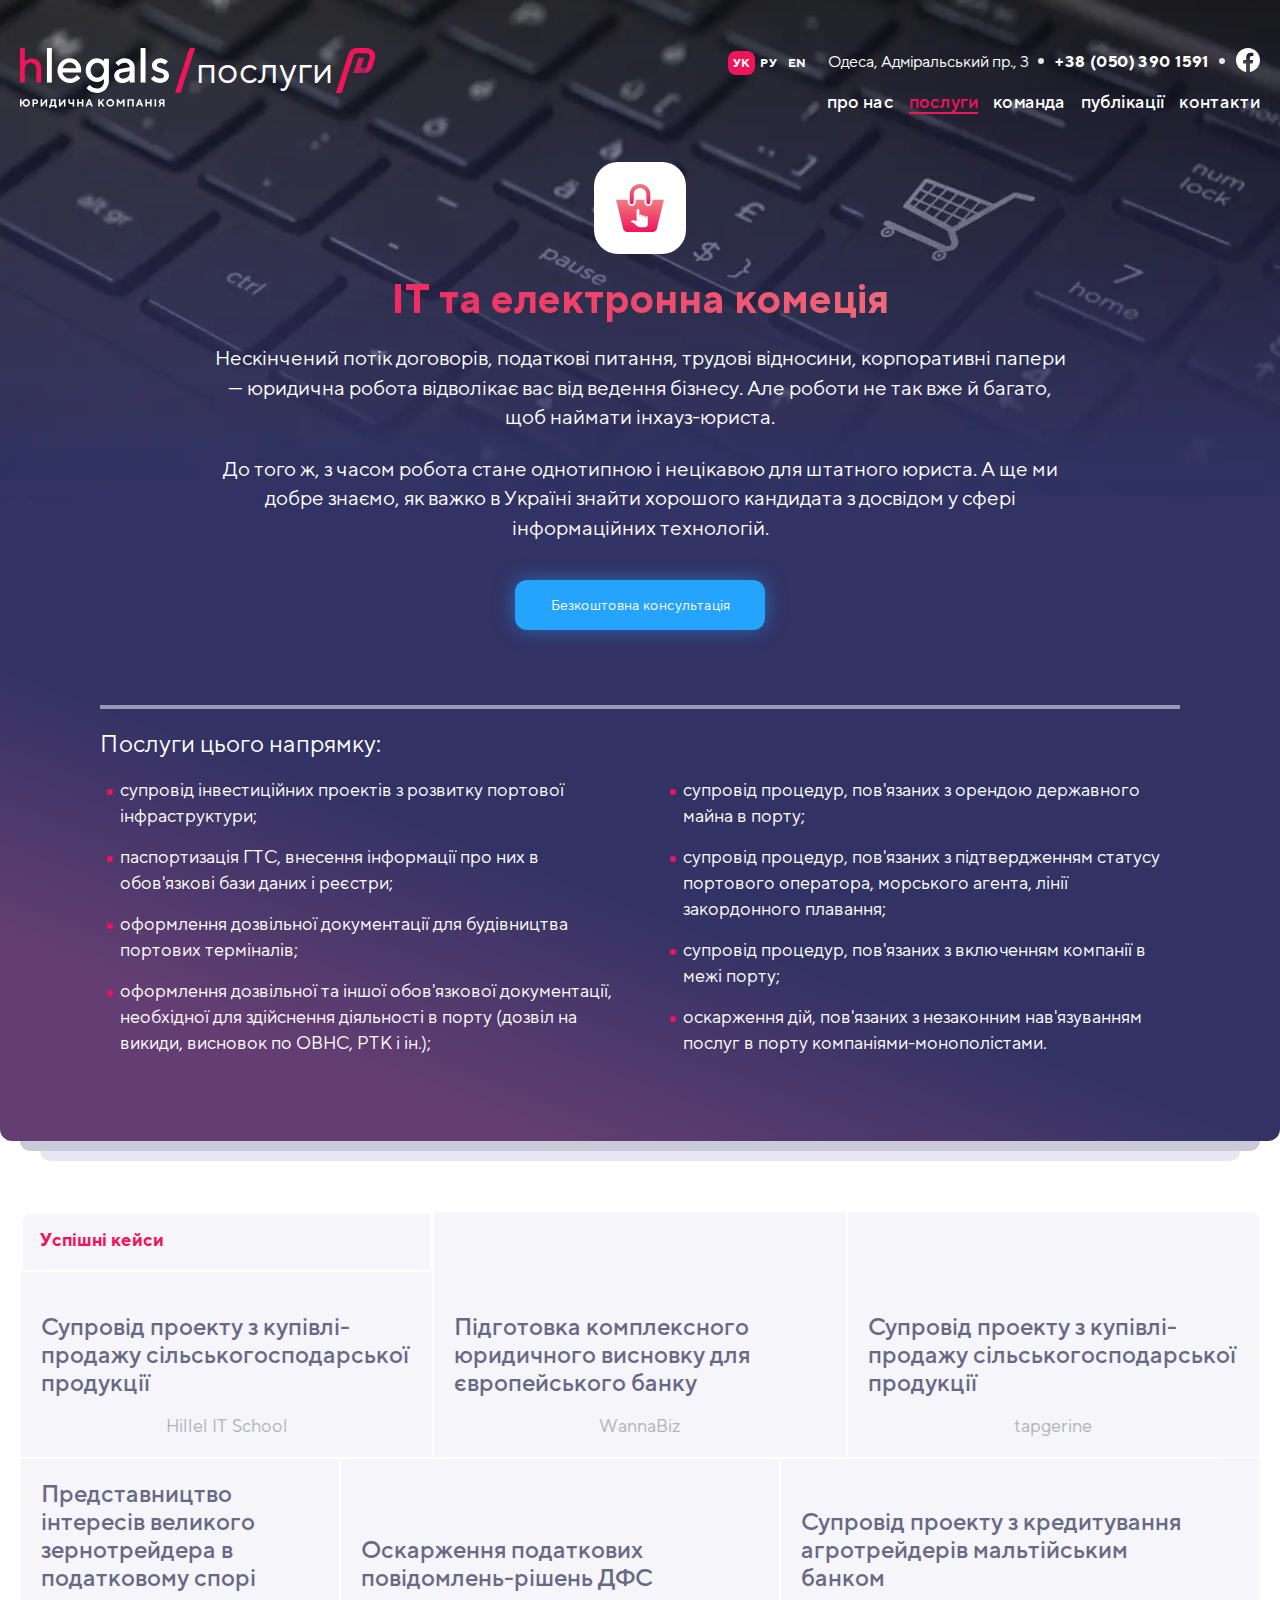
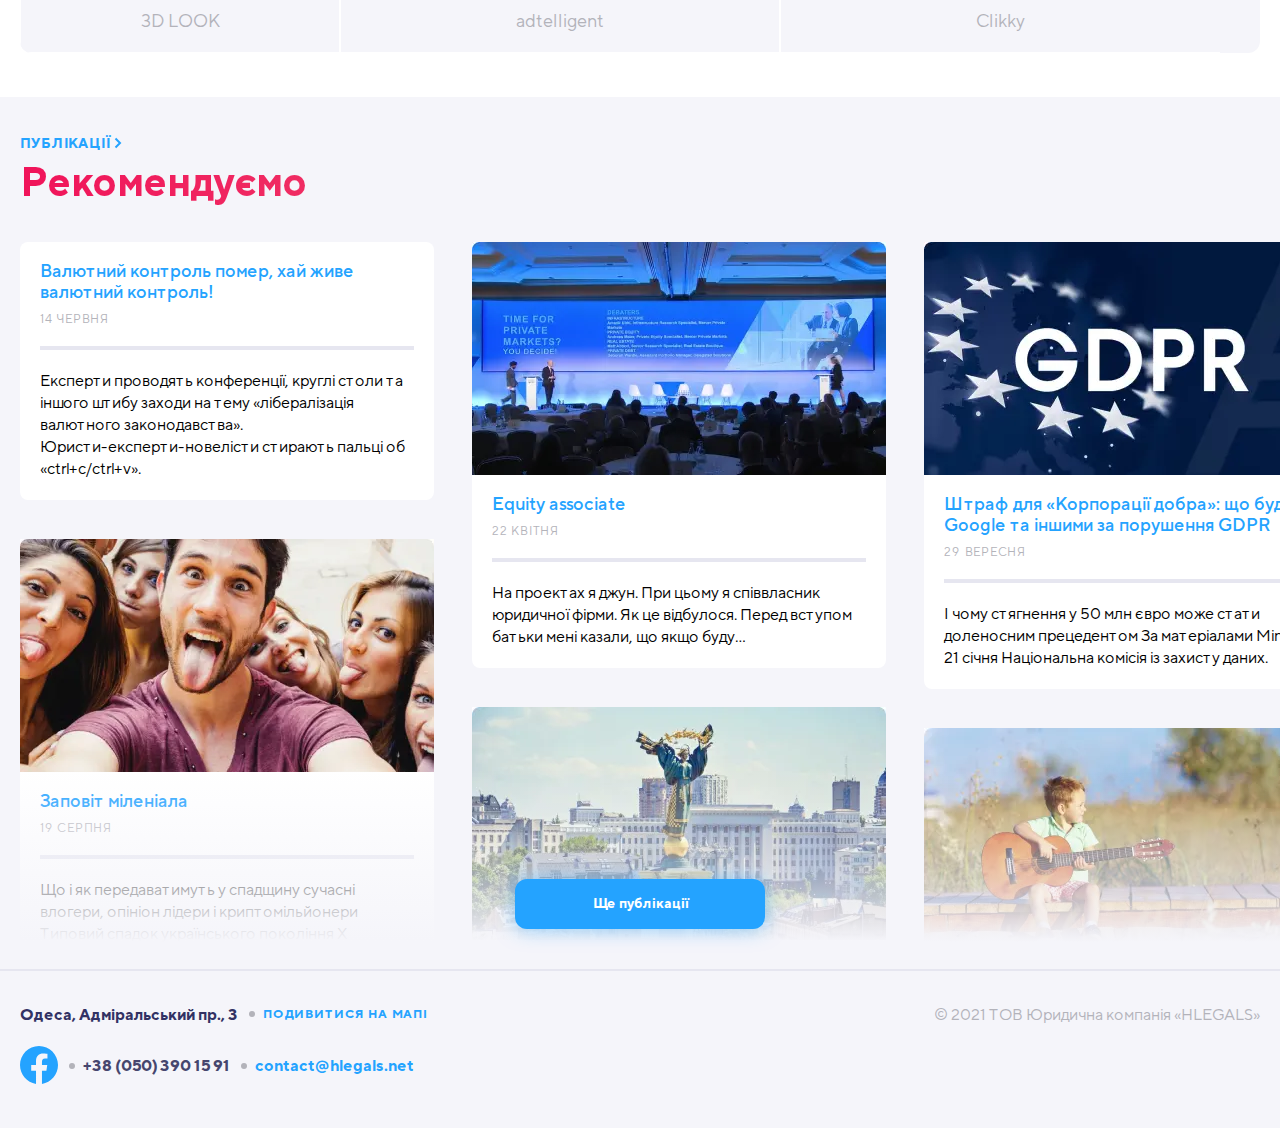
<file: servises-page.html>
<!DOCTYPE html>
<html lang="zxx">
<head>
  <title>servises-page</title>
  <meta charset="UTF-8">
  <meta name="format-detection" content="telephone=no">
  <link rel="stylesheet" href="css/style.min.css?_v=20220911192548">
  <meta name="viewport" content="width=device-width, initial-scale=1.0">
</head>
<body class="body servisess servece-page">
  <div class="wrapper">
    <header class="header">
      <div class="header__container">
        <a href="./index.html" class="header__logo">
          <svg class="header__logo-icon" width="156" height="63" viewBox="0 0 156 63" fill="none"
            xmlns="http://www.w3.org/2000/svg">
            <path
              d="M10.3513 57.0913C10.3513 55.9799 9.9699 55.0429 9.21807 54.2692C8.46624 53.4956 7.55097 53.1143 6.48316 53.1143C5.51341 53.1143 4.67441 53.4193 3.96617 54.0404C3.26882 54.6506 2.83298 55.3915 2.66953 56.2741H1.63441V53.2777H0V60.9049H1.63441V57.7996H2.66953C2.83298 58.7257 3.26882 59.5102 3.96617 60.1313C4.66351 60.7524 5.50251 61.0684 6.48316 61.0684C7.55097 61.0684 8.46624 60.687 9.21807 59.9134C9.9699 59.1507 10.3513 58.2027 10.3513 57.0913ZM8.71685 57.0913C8.71685 57.8105 8.49893 58.4097 8.06309 58.8783C7.61635 59.3577 7.09334 59.5974 6.48316 59.5974C5.87298 59.5974 5.34997 59.3577 4.91412 58.8783C4.46738 58.4097 4.24946 57.8105 4.24946 57.0913C4.24946 56.3722 4.46738 55.7729 4.91412 55.2935C5.34997 54.8249 5.87298 54.5852 6.48316 54.5852C7.09334 54.5852 7.61635 54.8249 8.06309 55.2935C8.49893 55.7729 8.71685 56.3722 8.71685 57.0913Z"
              fill="#FFFFFF" />
            <path
              d="M12.9603 53.2783V60.9056H14.5947V58.3995H16.1746C16.9591 58.3995 17.6129 58.1489 18.125 57.6585C18.6371 57.1682 18.8986 56.558 18.8986 55.8389C18.8986 55.1089 18.6371 54.5096 18.125 54.0084C17.602 53.518 16.9591 53.2783 16.1746 53.2783H12.9603ZM16.1201 54.7493C16.447 54.7493 16.7194 54.8582 16.9373 55.0653C17.1553 55.2723 17.2642 55.5338 17.2642 55.8389C17.2642 56.144 17.1553 56.4055 16.9373 56.6125C16.7194 56.8195 16.447 56.9285 16.1201 56.9285H14.5947V54.7493H16.1201Z"
              fill="#FFFFFF" />
            <path
              d="M28.2618 60.9056V53.2783H26.8453L23.0862 58.1271V53.2783H21.4518V60.9056H22.8683L26.6274 56.0568V60.9056H28.2618Z"
              fill="#FFFFFF" />
            <path
              d="M30.3245 59.4346V62.4855H31.959V60.9056H36.5353V62.4855H38.1697V59.4346H37.2435V53.2783H31.959V55.621C31.959 56.1331 31.9154 56.6125 31.8282 57.0593C31.741 57.5169 31.643 57.8765 31.5449 58.1489C31.4359 58.4104 31.3161 58.6501 31.1744 58.8789C31.0328 59.0968 30.9456 59.2385 30.8911 59.3038C30.8258 59.3583 30.7931 59.4128 30.7604 59.4346H30.3245ZM33.5934 55.621V54.7493H35.6091V59.4346H32.3948L32.5256 59.3038C32.6018 59.2167 32.6999 59.075 32.8197 58.868C32.9396 58.661 33.0486 58.4213 33.1684 58.1489C33.2883 57.8765 33.3863 57.506 33.4626 57.0593C33.5498 56.6125 33.5934 56.1331 33.5934 55.621Z"
              fill="#FFFFFF" />
            <path
              d="M47.3114 60.9056V53.2783H45.8949L42.1358 58.1271V53.2783H40.5014V60.9056H41.9178L45.677 56.0568V60.9056H47.3114Z"
              fill="#FFFFFF" />
            <path
              d="M51.8817 53.2783H50.2473V55.621C50.2473 56.5362 50.487 57.2445 50.9665 57.7457C51.4568 58.2578 52.1214 58.5084 52.9713 58.5084C53.7014 58.5084 54.3007 58.3668 54.7692 58.0726V60.9056H56.4036V53.2783H54.7692V56.4927L54.5839 56.6343C54.4641 56.7215 54.2789 56.8086 54.0282 56.9067C53.7776 56.9939 53.5161 57.0375 53.2437 57.0375C52.8079 57.0375 52.4701 56.9176 52.2304 56.6779C52.0016 56.4273 51.8817 56.0786 51.8817 55.621V53.2783Z"
              fill="#FFFFFF" />
            <path
              d="M65.9856 53.2783H64.3512V56.3292H61.0824V53.2783H59.448V60.9056H61.0824V57.8002H64.3512V60.9056H65.9856V53.2783Z"
              fill="#FFFFFF" />
            <path
              d="M72.9549 57.6912H71.1026L72.0287 55.1851L72.9549 57.6912ZM73.4997 59.1077L74.1535 60.9056H75.8969L72.9004 53.2783H71.1571L68.1606 60.9056H69.904L70.5578 59.1077H73.4997Z"
              fill="#FFFFFF" />
            <path
              d="M83.0222 53.2783H81.3878V60.9056H83.0222V58.7263L84.0029 57.6367L86.2366 60.9056H88.1434L85.0925 56.4382L87.9255 53.2783H86.0187L83.0222 56.6016V53.2783Z"
              fill="#FFFFFF" />
            <path
              d="M91.4614 57.0913C91.4614 56.394 91.7012 55.7947 92.1806 55.3153C92.6491 54.8249 93.2266 54.5852 93.9131 54.5852C94.5995 54.5852 95.177 54.8249 95.6455 55.3153C96.125 55.7947 96.3647 56.394 96.3647 57.0913C96.3647 57.7996 96.125 58.388 95.6455 58.8674C95.177 59.3577 94.5995 59.5974 93.9131 59.5974C93.2266 59.5974 92.6491 59.3577 92.1806 58.8674C91.7012 58.388 91.4614 57.7996 91.4614 57.0913ZM89.7726 57.0913C89.7726 58.1809 90.1757 59.1289 90.9711 59.9025C91.7665 60.6761 92.7472 61.0684 93.9131 61.0684C95.0789 61.0684 96.0596 60.6761 96.855 59.9025C97.6504 59.1289 98.0536 58.1809 98.0536 57.0913C98.0536 55.9908 97.6504 55.0538 96.855 54.2801C96.0596 53.5065 95.0789 53.1143 93.9131 53.1143C92.7472 53.1143 91.7665 53.5065 90.9711 54.2801C90.1757 55.0538 89.7726 55.9908 89.7726 57.0913Z"
              fill="#FFFFFF" />
            <path
              d="M104.748 56.6016L102.133 53.2783H100.662V60.9056H102.297V55.8389L104.748 58.9443L107.2 55.8171V60.9056H108.834V53.2783H107.385L104.748 56.6016Z"
              fill="#FFFFFF" />
            <path d="M118.359 53.2783H111.876V60.9056H113.511V54.7493H116.725V60.9056H118.359V53.2783Z"
              fill="#FFFFFF" />
            <path
              d="M125.33 57.6912H123.477L124.404 55.1851L125.33 57.6912ZM125.875 59.1077L126.528 60.9056H128.272L125.275 53.2783H123.532L120.536 60.9056H122.279L122.933 59.1077H125.875Z"
              fill="#FFFFFF" />
            <path
              d="M136.983 53.2783H135.349V56.3292H132.08V53.2783H130.445V60.9056H132.08V57.8002H135.349V60.9056H136.983V53.2783Z"
              fill="#FFFFFF" />
            <path d="M141.662 53.2783H140.027V60.9056H141.662V53.2783Z" fill="#FFFFFF" />
            <path
              d="M150.373 53.2783H146.995C146.232 53.2783 145.611 53.518 145.121 53.9975C144.63 54.4769 144.38 55.0762 144.38 55.7844C144.38 56.0895 144.434 56.3728 144.521 56.6452C144.619 56.9176 144.728 57.1246 144.859 57.2772C144.979 57.4297 145.11 57.5714 145.273 57.7021C145.426 57.8329 145.535 57.92 145.6 57.9527C145.655 57.9745 145.709 58.0072 145.742 58.0181L144.107 60.9056H145.851L147.322 58.236H148.738V60.9056H150.373V53.2783ZM146.014 55.7844C146.014 55.4793 146.112 55.2396 146.308 55.0435C146.504 54.8474 146.755 54.7493 147.049 54.7493H148.738V56.7651H147.049C146.755 56.7651 146.504 56.667 146.308 56.4818C146.112 56.2965 146.014 56.0568 146.014 55.7844Z"
              fill="#FFFFFF" />
            <path class="red"
              d="M4.98113 0H0V35.9749H4.98113V22.6286C4.98113 20.3707 5.54273 18.5895 6.66593 17.3352C7.78912 16.0808 9.32741 15.4286 11.232 15.4286C12.8679 15.4286 14.2353 16.0307 15.3341 17.1847C16.4329 18.3638 16.9944 19.8439 16.9944 21.6251V36H22V21.6251C22 18.3136 21.0966 15.7045 19.2897 13.7477C17.4828 11.7909 15.1143 10.8125 12.2331 10.8125C11.4029 10.8125 10.5727 10.9129 9.76693 11.1387C8.93674 11.3645 8.27747 11.6153 7.74029 11.8913C7.20311 12.1672 6.69034 12.4683 6.22642 12.8195C5.76249 13.1707 5.44506 13.4216 5.29856 13.5721C5.15205 13.7226 5.02997 13.823 4.98113 13.8983V0Z"
              fill="#F0145A" />
            <path d="M33.135 0H28V35.945H33.135V0Z" fill="#FFFFFF" />
            <path
              d="M63.4222 25.4177L63.6789 22.8502C63.6789 19.4098 62.5492 16.5342 60.2385 14.2234C57.9277 11.9127 55.0521 10.783 51.6117 10.783C48.1712 10.783 45.1929 12.0154 42.7281 14.4802C40.2633 16.945 39.0309 19.8719 39.0309 23.3637C39.0309 26.9582 40.3147 30.0392 42.8308 32.6067C45.347 35.1742 48.3766 36.458 51.8684 36.458C53.2035 36.458 54.4359 36.2526 55.6683 35.8931C56.9007 35.4823 57.9277 35.0715 58.6466 34.6607C59.4169 34.1986 60.1871 33.6851 60.8547 33.1202C61.5222 32.5554 61.9844 32.1446 62.1898 31.8878C62.3952 31.6311 62.5492 31.477 62.6519 31.323L59.3142 27.9852L58.5439 28.9609C58.0304 29.5771 57.1575 30.1933 55.9251 30.8608C54.6413 31.5284 53.3062 31.8365 51.8684 31.8365C49.8658 31.8365 48.1712 31.2203 46.7334 29.9365C45.2956 28.6528 44.4227 27.1636 44.1659 25.4177H63.4222ZM51.6117 15.1477C53.5116 15.1477 55.0521 15.7126 56.3359 16.7909C57.5683 17.9206 58.3385 19.3071 58.6466 21.053H44.3713C44.8335 19.3071 45.6551 17.9206 46.9388 16.7909C48.1712 15.7126 49.7631 15.1477 51.6117 15.1477Z"
              fill="#FFFFFF" />
            <path
              d="M87.3712 34.4553C87.3712 36.7147 86.7037 38.5633 85.3172 40.0011C83.9821 41.3876 82.2876 42.1065 80.1822 42.1065C79.2579 42.1065 78.3336 41.9524 77.4607 41.6957C76.5877 41.4389 75.9202 41.1308 75.3553 40.7714C74.7905 40.4119 74.277 40.0525 73.7635 39.5903C73.3013 39.1282 72.9932 38.8201 72.8392 38.666C72.6851 38.512 72.5824 38.3579 72.4797 38.2552L69.142 41.593L69.5528 42.1065C69.8095 42.4659 70.2717 42.9281 70.8879 43.4416C71.5041 43.9037 72.223 44.4172 73.0446 44.9307C73.8662 45.3929 74.8932 45.8037 76.1769 46.1631C77.4607 46.5226 78.7958 46.728 80.1822 46.728C83.674 46.728 86.5496 45.5469 88.9631 43.1848C91.3252 40.7714 92.5062 37.8958 92.5062 34.404V11.2965H87.3712V13.864L86.4983 13.0937C85.9334 12.5802 85.0605 12.0667 83.8281 11.5532C82.5957 11.0397 81.2606 10.783 79.9255 10.783C76.7931 10.783 74.1229 11.964 71.8122 14.3775C69.5014 16.7909 68.3717 19.6665 68.3717 23.107C68.3717 26.5474 69.5014 29.423 71.8122 31.8365C74.1229 34.2499 76.7931 35.431 79.9255 35.431C80.7984 35.431 81.62 35.3283 82.493 35.1229C83.3146 34.8661 83.9821 34.6094 84.547 34.3526C85.1118 34.0959 85.6253 33.7878 86.0875 33.4283C86.5496 33.0689 86.9091 32.8121 87.0118 32.7094L87.3712 32.35V34.4553ZM73.5067 23.107C73.5067 20.9503 74.1743 19.153 75.5607 17.6639C76.9472 16.1747 78.5904 15.4045 80.439 15.4045C82.2876 15.4045 83.9308 16.1747 85.3172 17.6639C86.6523 19.153 87.3712 20.9503 87.3712 23.107C87.3712 25.2637 86.6523 27.0609 85.3172 28.5501C83.9308 30.0392 82.2876 30.8095 80.439 30.8095C78.5904 30.8095 76.9472 30.0392 75.5607 28.5501C74.1743 27.0609 73.5067 25.2637 73.5067 23.107Z"
              fill="#FFFFFF" />
            <path
              d="M119.309 35.9445V20.026C119.309 17.4071 118.333 15.1991 116.433 13.4532C114.533 11.6559 112.068 10.783 109.039 10.783C107.858 10.783 106.677 10.937 105.547 11.2451C104.417 11.6046 103.493 11.964 102.825 12.3748C102.158 12.7856 101.49 13.2478 100.874 13.8126C100.258 14.3261 99.8985 14.6856 99.6931 14.891C99.539 15.0964 99.385 15.2504 99.2823 15.4045L102.62 18.7422L103.288 17.8693C103.698 17.3044 104.417 16.7909 105.496 16.2261C106.574 15.6612 107.755 15.4045 109.039 15.4045C110.528 15.4045 111.76 15.8666 112.736 16.7396C113.712 17.6125 114.174 18.7422 114.174 20.026L105.188 21.5665C102.979 21.9259 101.182 22.7989 99.9498 24.1853C98.6661 25.5718 97.9985 27.2663 97.9985 29.269C97.9985 31.1689 98.8201 32.8121 100.463 34.2499C102.158 35.7391 104.212 36.458 106.728 36.458C107.601 36.458 108.423 36.3553 109.244 36.0985C110.117 35.8931 110.785 35.6364 111.35 35.3796C111.914 35.1229 112.428 34.8148 112.89 34.4553C113.352 34.0959 113.66 33.8391 113.866 33.7364C114.02 33.5824 114.122 33.4283 114.174 33.377V35.9445H119.309ZM107.498 31.8365C106.163 31.8365 105.085 31.5284 104.315 30.9122C103.493 30.296 103.134 29.5771 103.134 28.7555C103.134 27.8825 103.39 27.1123 103.955 26.5474C104.52 25.9826 105.29 25.5718 106.215 25.4177L114.174 24.134V24.6475C114.174 26.9582 113.609 28.7041 112.428 29.9879C111.247 31.2203 109.604 31.8365 107.498 31.8365Z"
              fill="#FFFFFF" />
            <path d="M130.64 0H125.505V35.945H130.64V0Z" fill="#FFFFFF" />
            <path
              d="M153.989 14.1207L153.681 13.7613C153.475 13.5559 153.167 13.2991 152.705 12.9397C152.243 12.5802 151.729 12.2721 151.165 11.9127C150.6 11.6046 149.829 11.3478 148.905 11.0911C147.981 10.8857 147.005 10.783 146.03 10.783C143.513 10.783 141.459 11.5019 139.816 12.9397C138.122 14.4288 137.3 16.072 137.3 17.972C137.3 19.3584 137.608 20.4881 138.224 21.5151C138.841 22.4908 139.611 23.2097 140.586 23.6205C141.511 24.0826 142.538 24.5448 143.616 24.9042C144.694 25.2637 145.67 25.5718 146.646 25.8285C147.57 26.1366 148.34 26.4961 148.957 26.9582C149.573 27.4204 149.881 28.0366 149.881 28.7555C149.881 29.6798 149.521 30.45 148.854 31.0149C148.186 31.5284 147.159 31.8365 145.773 31.8365C144.643 31.8365 143.513 31.5284 142.435 31.0149C141.357 30.45 140.689 29.9879 140.33 29.6284C140.022 29.269 139.765 28.9609 139.611 28.7555L136.273 32.0932L136.633 32.5554C136.889 32.8635 137.249 33.2229 137.762 33.6337C138.327 34.0959 138.943 34.5067 139.611 34.9175C140.33 35.3283 141.254 35.6877 142.332 35.9958C143.411 36.3039 144.592 36.458 145.773 36.458C148.494 36.458 150.754 35.6877 152.448 34.1986C154.143 32.7094 155.016 30.8608 155.016 28.7555C155.016 27.369 154.708 26.188 154.092 25.2637C153.475 24.288 152.705 23.5691 151.729 23.107C150.805 22.5935 149.778 22.1827 148.7 21.8232C147.621 21.4638 146.646 21.1043 145.67 20.8989C144.746 20.6422 143.976 20.2314 143.359 19.7692C142.743 19.3071 142.435 18.6909 142.435 17.972C142.435 17.3044 142.743 16.6882 143.411 16.1747C144.027 15.6612 144.9 15.4045 146.03 15.4045C146.851 15.4045 147.673 15.6099 148.443 15.9693C149.265 16.3288 149.829 16.6369 150.086 16.8936C150.343 17.1504 150.548 17.3558 150.651 17.4585L153.989 14.1207Z"
              fill="#FFFFFF" />
          </svg>
          <div class="header__logo-actions">
            <img class="header__logo-actions-before" src="img/logo/logi-slash.svg" alt="slash">
            <span class="header__logo-text header__logo-text--about"> про нас </span>
            <span class="header__logo-text header__logo-text--serveses"> послуги </span>
            <span class="header__logo-text header__logo-text--team"> команда </span>
            <span class="header__logo-text header__logo-text--publications"> публікації </span>
            <span class="header__logo-text header__logo-text--contacts"> контакти </span>
            <img class="header__logo-actions-after" src="img/logo/logo-p.svg" alt="p">
          </div>
        </a>
        <div class="header__info">
          <ul class="header__info-language-items">
            <li class="header__info-language-item"><a
                class="header__info-language-link header__info-language-link--activ" href="#">УК</a></li>
            <li class="header__info-language-item"><a class="header__info-language-link" href="#">РУ</a></li>
            <li class="header__info-language-item"><a class="header__info-language-link" href="#">EN</a></li>
          </ul>
          <address class="header__info-lokation">
            <a class="header__info-lokation-link" href="https://goo.gl/maps/o3AQcZeLf1BMAvFG9">Одеса, Адміральський пр.,
              3</a>
          </address>
          <div class="header__info-contct"><a href="tel:+380503901591" class="header__info-contct-link">+38 (050) 390
              1591</a></div>
          <div class="header__info-social">
            <a class="header__info-social-link" href="">
              <svg class="header__info-social-icon" width="24" height="24" viewBox="0 0 24 24" fill="none"
                xmlns="http://www.w3.org/2000/svg">
                <g clip-path="url(#clip0_35215_6020)">
                  <path
                    d="M24 12.0733C24 5.40541 18.6274 0 12 0C5.37258 0 0 5.40541 0 12.0733C0 18.0995 4.38823 23.0943 10.125 24V15.5633H7.07813V12.0733H10.125V9.41343C10.125 6.38755 11.9165 4.71615 14.6576 4.71615C15.9705 4.71615 17.3438 4.95195 17.3438 4.95195V7.92313H15.8306C14.3399 7.92313 13.875 8.85379 13.875 9.80857V12.0733H17.2031L16.6711 15.5633H13.875V24C19.6118 23.0943 24 18.0995 24 12.0733Z"
                    fill="#B3B3BA" />
                </g>
                <defs>
                  <clipPath id="clip0_35215_6020">
                    <rect width="24" height="24" fill="white" />
                  </clipPath>
                </defs>
              </svg></a>
          </div>
        </div>
        <div class="header__menu menu">
          <button type="button" class="act"><span class="menu__icon icon-menu"><span></span></span></button>
          <nav class="menu__body">
            <ul class="menu__list">
              <li class="menu__item"><a href="./about.html" class="menu__link p menu__link-abaut--activ">про нас</a>
              </li>
              <li class="menu__item"><a href="./servises.html"
                  class="menu__link menu__link-servises--activ">послуги</a></li>
              <li class="menu__item"><a href="./team.html" class="menu__link menu__link-team--activ">команда</a></li>
              <li class="menu__item"><a href="./publication.html"
                  class="menu__link menu__link-publication--activ">публікації</a></li>
              <li class="menu__item"><a href="./contact.html" class="menu__link menu__link-contact--activ">контакти</a>
              </li>
            </ul>
          </nav>
        </div>
      </div>
    </header>
    <main class="main">
      <section class="main__servece-page servece-page">
        <div class="servece-page__container">
          <div class="servece-page__item">
            <div class="servece-page__item-img"><img
                src="img/services/servises-page/iconfinder_shopping-purse_353439.svg" alt="rectangle"></div>
            <h2 class="servece-page__item-title">IT та електронна комеція</h2>
            <p class="servece-page__item-description">
              <span>Нескінчений потік договорів, податкові питання, трудові відносини, корпоративні папери — юридична
                робота відволікає вас
                від ведення бізнесу. Але роботи не так вже й багато, щоб наймати інхауз-юриста.</span>
              <span>До того ж, з часом робота стане однотипною і нецікавою для штатного юриста. А ще ми добре знаємо, як
                важко в Україні
                знайти хорошого кандидата з досвідом у сфері інформаційних технологій.</span>
            </p>
            <button type="button" data-popup="#callback" class="servece-page__item-btn">Безкоштовна
              консультація</button>
          </div>
          <div class="servece-page__referral">
            <h6 class="servece-page__referral-title">Послуги цього напрямку:</h6>
            <div class="servece-page__referral-items">
              <ul class="servece-page__referral-item">
                <li class="servece-page__referral-item-text">супровід інвестиційних проектів з розвитку портової
                  інфраструктури;</li>
                <li class="servece-page__referral-item-text">паспортизація ГТС, внесення інформації про них в
                  обов'язкові бази даних і реєстри;</li>
                <li class="servece-page__referral-item-text">оформлення дозвільної документації для будівництва портових
                  терміналів;</li>
                <li class="servece-page__referral-item-text">оформлення дозвільної та іншої обов'язкової документації,
                  необхідної для здійснення діяльності в порту (дозвіл на викиди, висновок по ОВНС, РТК і ін.);</li>
              </ul>
              <ul class="servece-page__referral-item">
                <li class="servece-page__referral-item-text">супровід процедур, пов'язаних з орендою державного майна в
                  порту;</li>
                <li class="servece-page__referral-item-text">супровід процедур, пов'язаних з підтвердженням статусу
                  портового оператора, морського агента, лінії закордонного плавання;</li>
                <li class="servece-page__referral-item-text">супровід процедур, пов'язаних з включенням компанії в межі
                  порту;</li>
                <li class="servece-page__referral-item-text">оскарження дій, пов'язаних з незаконним нав'язуванням
                  послуг в порту компаніями-монополістами.</li>
              </ul>
            </div>
          </div>
        </div>
      </section>
      <section class="main__cases cases">
        <div class="cases__container">
          <div class="cases__title">
            <h3>Успішні кейси</h3>
          </div>
          <div data-one-spoller data-spollers class="spollers cases__box-inner">
            <div class="cases__box spollers__item">
              <button type="button" class="first-case case__header first-header spollers__title" data-spoller
                data-spoller-close data-one-spoller>
                <span class="case__text">Супровід проекту з купівлі-продажу сільськогосподарської продукції</span>
                <span class="case__name">Hillel IT School</span>
              </button>
              <div class="case__content spollers__body">
                <p class="icon-circle-up">Lorem ipsum dolor sit amet consectetur adipisicing elit. Officiis quo aliquam
                  id
                  incidunt modi
                  fugiat ad obcaecati deserunt recusandae corporis debitis rerum ea ratione cumque, excepturi dolores
                  facilis sed non. <span></span></p>
              </div>
              <button type="button" class="case__header first-header spollers__title" data-spoller data-spoller-close
                data-one-spoller>
                <span class="case__text">Підготовка комплексного юридичного висновку для європейського банку</span>
                <span class="case__name">WannaBiz</span>
              </button>
              <div class="case__content spollers__body">
                <p class="icon-circle-up">Lorem ipsum dolor sit amet consectetur, adipisicing elit. Quae optio odit
                  voluptate
                  debitis
                  expedita aperiam fugit fugiat a nulla vero dolorem corrupti voluptas nostrum, esse excepturi
                  laudantium aliquid, ratione soluta.<span></span></p>
              </div>
              <button type="button" class="case__header first-header spollers__title" data-spoller data-spoller-close
                data-one-spoller>
                <span class="case__text">Супровід проекту з купівлі-продажу сільськогосподарської продукції</span>
                <span class="case__name">tapgerine</span>
              </button>
              <div class="case__content spollers__body">
                <p class="icon-circle-up">Lorem ipsum dolor sit amet, consectetur adipisicing elit. Aut doloribus
                  debitis
                  officia ea ut
                  voluptatibus veritatis illo consectetur, aliquam esse ab qui earum incidunt doloremque, magnam velit
                  tempore placeat ratione.<span></span></p>
              </div>
            </div>
            <div class="cases__box spollers__item">
              <button type="button" class="case__header litle spollers__title" data-spoller data-spoller-close
                data-one-spoller>
                <span class="case__text">Представництво інтересів великого зернотрейдера в податковому спорі</span>
                <span class="case__name">3D LOOK</span>
              </button>
              <div class="case__content spollers__body">
                <p class="icon-circle-up">Lorem ipsum dolor sit amet consectetur adipisicing elit. Officiis quo aliquam
                  id
                  incidunt modi
                  fugiat ad obcaecati deserunt recusandae corporis debitis rerum ea ratione cumque, excepturi dolores
                  facilis sed non.<span></span></p>
              </div>
              <button type="button" class="case__header spollers__title" data-spoller data-spoller-close
                data-one-spoller>
                <span class="case__text">Оскарження податкових повідомлень-рішень ДФС</span>
                <span class="case__name">adtelligent</span>
              </button>
              <div class="case__content spollers__body">
                <p class="icon-circle-up">Lorem ipsum dolor sit amet consectetur, adipisicing elit. Quae optio odit
                  voluptate
                  debitis
                  expedita aperiam fugit fugiat a nulla vero dolorem corrupti voluptas nostrum, esse excepturi
                  laudantium aliquid, ratione soluta.<span></span></p>
              </div>
              <button type="button" class="case__header last spollers__title" data-spoller data-spoller-close
                data-one-spoller>
                <span class="case__text">Супровід проекту з кредитування агротрейдерів мальтійським банком</span>
                <span class="case__name">Clikky</span>
              </button>
              <div class="case__content spollers__body">
                <p class="icon-circle-up">Lorem ipsum dolor sit amet, consectetur adipisicing elit. Aut doloribus
                  debitis
                  officia ea ut
                  voluptatibus veritatis illo consectetur, aliquam esse ab qui earum incidunt doloremque, magnam velit
                  tempore placeat ratione.<span></span></p>
              </div>
            </div>
          </div>
        </div>
      </section>
      <section class="publications__main publications-main">
        <div class="publications-main__container">
          <div class="publications-main__btn">
            <a href="./publication.html" class="publications-main__lin">Ще публікації</a>
          </div>
          <a href="./publication.html" class="publications-main__link">Публікації<img
              src="img/publication/Liinkarrow.svg" alt="arrow"></a>
          <h2 class="publications-main__title">Рекомендуємо</h2>
          <div class="main-publication__body body-publication">
            <div class="body-publication__column left">
              <a href="./publication-antry.html" class="body-publication__item">
                <div class="body-publication__item-text">
                  <h6 class="body-publication__item-title">Валютний контроль помер, хай живе валютний контроль!</h6>
                  <span class="body-publication__item-data">14 червня</span>
                  <p class="body-publication__item-description">Експерти проводять конференції, круглі столи та іншого
                    штибу заходи на
                    тему «лібералізація валютного законодавства». <br>
                    Юристи-експерти-новелісти стирають пальці об «ctrl+c/ctrl+v».</p>
                </div>
              </a>
              <a href="./publication-antry.html" class="body-publication__item">
                <div class="body-publication__item-img">
                  <picture>
                    <source srcset="img/publication/publications/milena.webp" type="image/webp"><img
                      src="img/publication/publications/milena.jpg" alt="milen">
                  </picture>
                </div>
                <div class="body-publication__item-text">
                  <h6 class="body-publication__item-title">Заповіт міленіала</h6>
                  <span class="body-publication__item-data">19 серпня</span>
                  <p class="body-publication__item-description">Що і як передаватимуть у спадщину сучасні влогери,
                    опініон
                    лідери і криптомільйонери Типовий спадок українського
                    покоління Х виглядає так: квартира у…</p>
                </div>
              </a>
            </div>
            <div class="body-publication__column">
              <a href="./publication-antry.html" class="body-publication__item" data-da=".left,965,1">
                <div class="body-publication__item-img">
                  <picture>
                    <source srcset="img/publication/publications/Equityassociate.webp" type="image/webp"><img
                      src="img/publication/publications/Equityassociate.jpg" alt="Equityassociate">
                  </picture>
                </div>
                <div class="body-publication__item-text">
                  <h6 class="body-publication__item-title">Equity associate</h6>
                  <span class="body-publication__item-data">22 квітня</span>
                  <p class="body-publication__item-description">На проектах я джун. При цьому я співвласник юридичної
                    фірми. Як це
                    відбулося. Перед вступом батьки мені казали, що якщо
                    буду…</p>
                </div>
              </a>
              <a href="./publication-antry.html" class="body-publication__item">
                <div class="body-publication__item-img">
                  <picture>
                    <source srcset="img/publication/publications/Закон.webp" type="image/webp"><img
                      src="img/publication/publications/Закон.jpg" alt="Law">
                  </picture>
                </div>
                <div class="body-publication__item-text">
                  <h6 class="body-publication__item-title">Закон про мови: як зробити свій сайт відповідним</h6>
                  <span class="body-publication__item-data">19 серпня</span>
                  <p class="body-publication__item-description">Наталія Кирик, керівник контент студії Wordfactory.ua
                    По-перше, це красиво! Це аргумент номер один на користь
                    україномовного сайту. По-друге, це ефективно. У…</p>
                </div>
              </a>
            </div>
            <div class="body-publication__column">
              <a href="./publication-antry.html" class="body-publication__item">
                <div class="body-publication__item-img">
                  <picture>
                    <source srcset="img/publication/publications/gdpr.webp" type="image/webp"><img
                      src="img/publication/publications/gdpr.jpg" alt="financialcompensation">
                  </picture>
                </div>
                <div class="body-publication__item-text">
                  <h6 class="body-publication__item-title">Штраф для «Корпорації добра»: що буде з Google та іншими за
                    порушення GDPR
                  </h6>
                  <span class="body-publication__item-data">29 вересня</span>
                  <p class="body-publication__item-description">І чому стягнення у 50 млн євро може стати доленосним
                    прецедентом За
                    матеріалами Mind.ua 21 січня Національна комісія із
                    захисту даних.</p>
                </div>
              </a>
              <a href="./publication-antry.html" class="body-publication__item">
                <div class="body-publication__item-img">
                  <picture>
                    <source srcset="img/publication/publications/playingboy.webp" type="image/webp"><img
                      src="img/publication/publications/playingboy.jpg" alt="childstudy">
                  </picture>
                </div>
                <div class="body-publication__item-text">
                  <h6 class="body-publication__item-title">Компенсація витрат на навчання дитини в дитячому садку та
                    школі
                  </h6>
                  <span class="body-publication__item-data">5 Лютого 2018</span>
                  <p class="body-publication__item-description">Про що йде мова В червні цього року Верховна Рада внесла
                    зміни до Податкового кодексу України. Відтепер батьки, які
                    отримують офіційну…</p>
                </div>
              </a>
            </div>
          </div>
        </div>
      </section>
    </main>
    <footer class="footer">
      <div class="footer__container">
        <a href="https://goo.gl/maps/fDzbBa7W9Kz9eTMn8" class="footer__locotion">
          <div class="footer__locotion-text">Одеса, Адміральський пр., 3</div>
          <div class="footer__locotion-link"><span class="before">Подивитися на мапі</span></div>
        </a>
        <div class="footer__description">© 2021 ТОВ Юридична компанія «HLEGALS»</div>
        <div class="footer__info">
          <div class="footer__info-social"><a href="#">
              <svg class="activ" width="38" height="38" viewBox="0 0 38 38" fill="none"
                xmlns="http://www.w3.org/2000/svg">
                <path
                  d="M38 19.1161C38 8.55857 29.4934 0 19 0C8.50658 0 0 8.55857 0 19.1161C0 28.6575 6.94803 36.5659 16.0312 38V24.6419H11.207V19.1161H16.0312V14.9046C16.0312 10.1136 18.8678 7.46723 23.2078 7.46723C25.2866 7.46723 27.4609 7.84059 27.4609 7.84059V12.545H25.0651C22.7048 12.545 21.9688 14.0185 21.9688 15.5302V19.1161H27.2383L26.3959 24.6419H21.9688V38C31.052 36.5659 38 28.6575 38 19.1161Z"
                  fill="#24A3FF" />
              </svg></a></div>
          <div class="footer__info-phone"><a class="before" href="tel:+380503901591">+38 (050) 390 15 91</a></div>
          <div class="footer__info-mail"><a class="before activ"
              href="mailto:contact@hlegals.net">contact@hlegals.net</a>
          </div>
        </div>
      </div>
    </footer>
  </div>
  <div id="callback" aria-hidden="true" class="popup">
    <div class="main-contact__form form popup__wrapper">
      <form action="#" id="form" class="form__body popup__content">
        <button data-close type="button" class="popup__close"><img src="img/logo/close.svg" alt="close"></button>
        <h1 class="form__title">Ми хотіли б Вам допомогти</h1>
        <div class="form__item">
          <input id="formName" name="name" type="text" class="form__input" placeholder="Iм’я"
            title="Разрешено от 3 до 20 символов" pattern="[A-Za-z0-9]{3,20}" required>
        </div>
        <div class="form__item">
          <textarea name="massage" id="formMassage" class="form__input" placeholder="Повідомлення"></textarea>
        </div>
        <div class="form__item">
          <label class="form__label" for="formTel">Як вам відповісти?</label>
          <input class="form__input" id="formTel" name="tel" type="tel" placeholder="Номер телефона">
        </div>
        <div class="form__item">
          <input type="text" id="formEmail" name="email" class="form__input" placeholder="Чи email">
        </div>
        <button type="submit" class="form__button">Надіслати запит</button>
      </form>
    </div>
  </div>
  <script src="js/app.min.js?_v=20220911192548"></script>
</body>
</html>
</file>
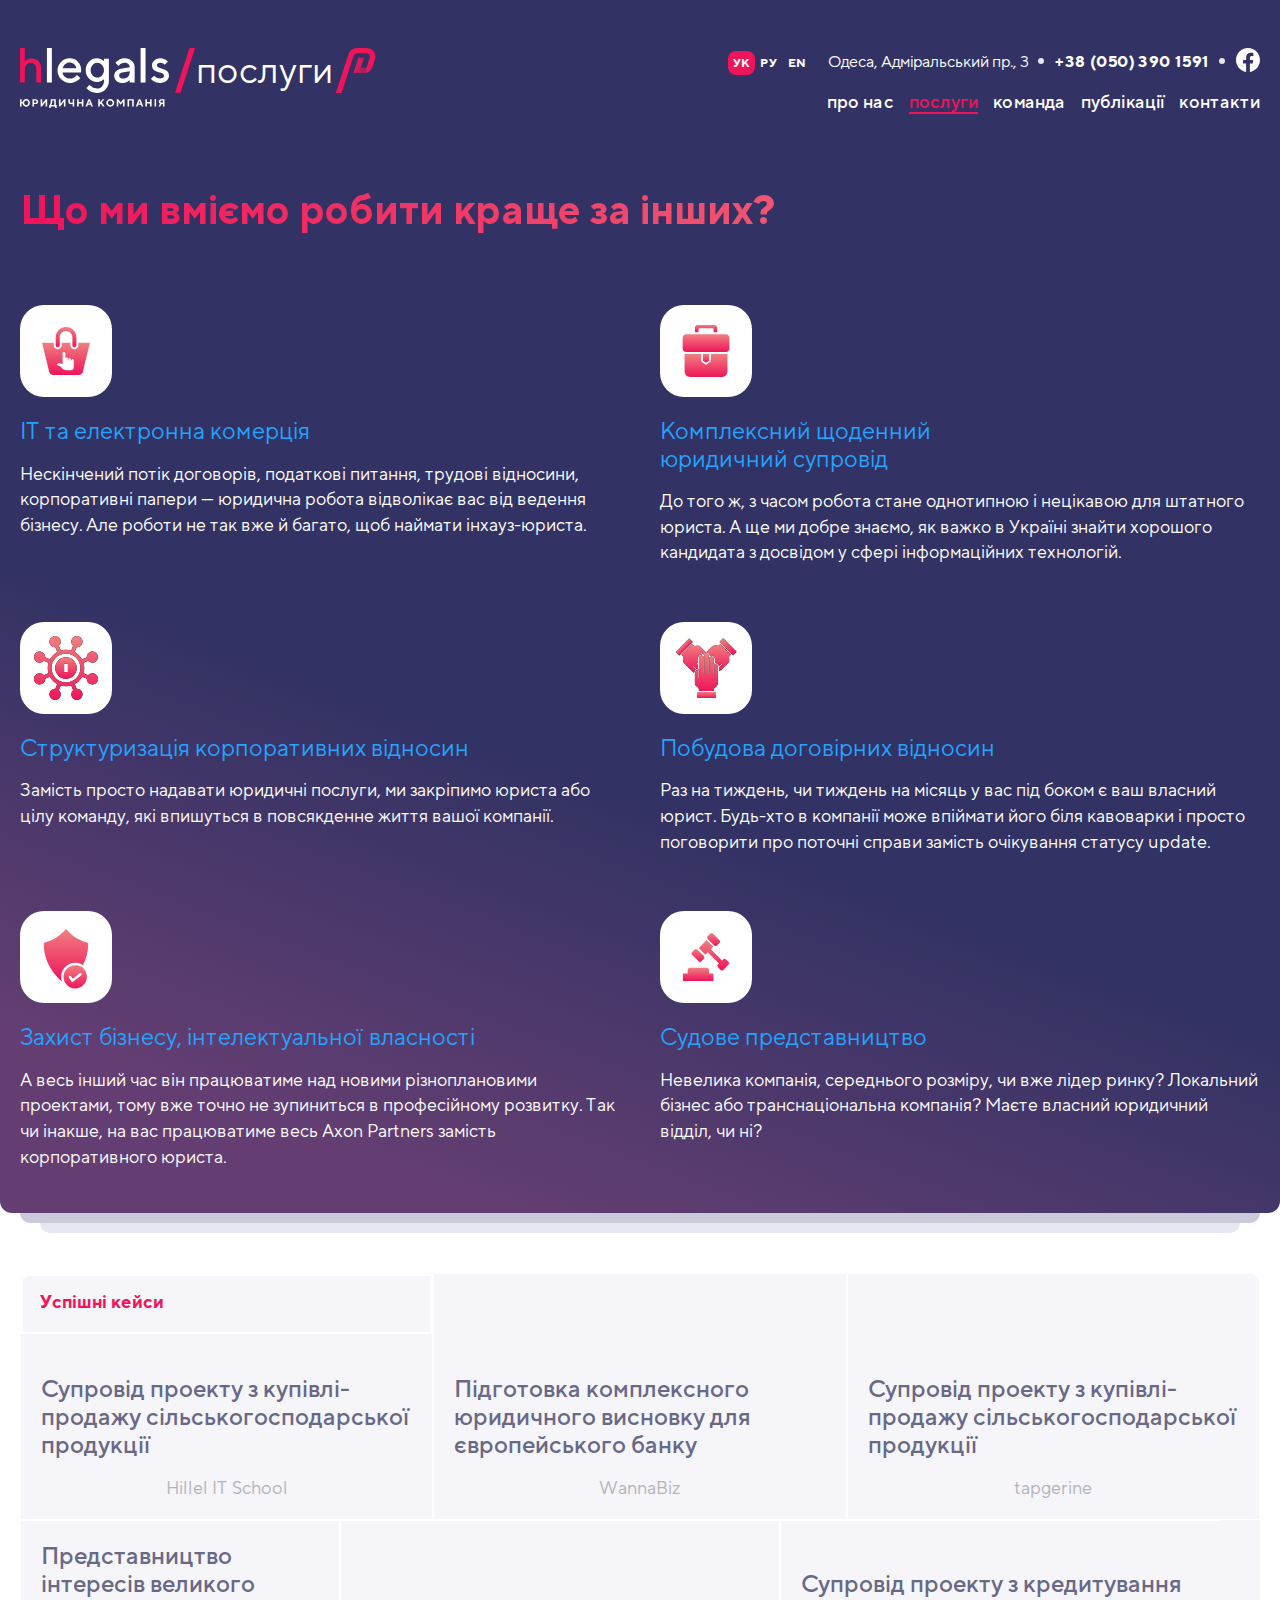
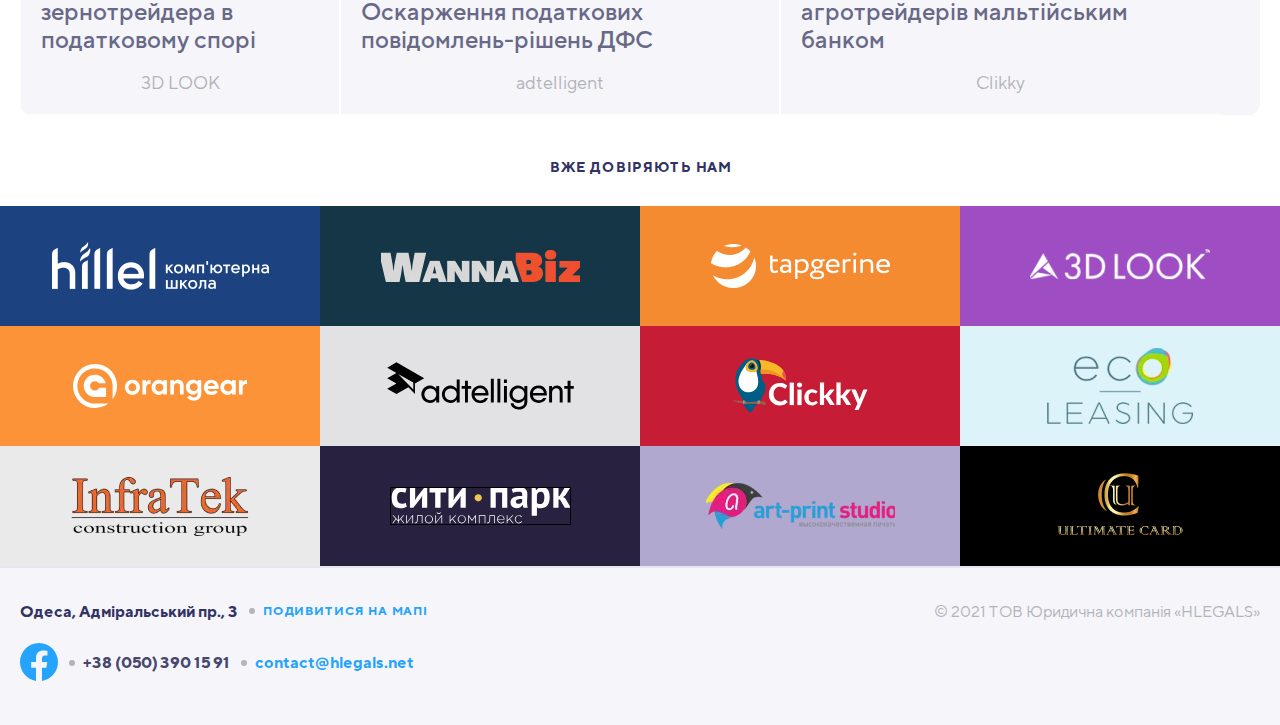
<file: servises.html>
<!DOCTYPE html>
<html lang="zxx">
<head>
  <title>servises</title>
  <meta charset="UTF-8">
  <meta name="format-detection" content="telephone=no">
  <link rel="stylesheet" href="css/style.min.css?_v=20220911192548">
  <meta name="viewport" content="width=device-width, initial-scale=1.0">
</head>
<body class="body servisess">
  <div class="wrapper">
    <header class="header">
      <div class="header__container">
        <a href="./index.html" class="header__logo">
          <svg class="header__logo-icon" width="156" height="63" viewBox="0 0 156 63" fill="none"
            xmlns="http://www.w3.org/2000/svg">
            <path
              d="M10.3513 57.0913C10.3513 55.9799 9.9699 55.0429 9.21807 54.2692C8.46624 53.4956 7.55097 53.1143 6.48316 53.1143C5.51341 53.1143 4.67441 53.4193 3.96617 54.0404C3.26882 54.6506 2.83298 55.3915 2.66953 56.2741H1.63441V53.2777H0V60.9049H1.63441V57.7996H2.66953C2.83298 58.7257 3.26882 59.5102 3.96617 60.1313C4.66351 60.7524 5.50251 61.0684 6.48316 61.0684C7.55097 61.0684 8.46624 60.687 9.21807 59.9134C9.9699 59.1507 10.3513 58.2027 10.3513 57.0913ZM8.71685 57.0913C8.71685 57.8105 8.49893 58.4097 8.06309 58.8783C7.61635 59.3577 7.09334 59.5974 6.48316 59.5974C5.87298 59.5974 5.34997 59.3577 4.91412 58.8783C4.46738 58.4097 4.24946 57.8105 4.24946 57.0913C4.24946 56.3722 4.46738 55.7729 4.91412 55.2935C5.34997 54.8249 5.87298 54.5852 6.48316 54.5852C7.09334 54.5852 7.61635 54.8249 8.06309 55.2935C8.49893 55.7729 8.71685 56.3722 8.71685 57.0913Z"
              fill="#FFFFFF" />
            <path
              d="M12.9603 53.2783V60.9056H14.5947V58.3995H16.1746C16.9591 58.3995 17.6129 58.1489 18.125 57.6585C18.6371 57.1682 18.8986 56.558 18.8986 55.8389C18.8986 55.1089 18.6371 54.5096 18.125 54.0084C17.602 53.518 16.9591 53.2783 16.1746 53.2783H12.9603ZM16.1201 54.7493C16.447 54.7493 16.7194 54.8582 16.9373 55.0653C17.1553 55.2723 17.2642 55.5338 17.2642 55.8389C17.2642 56.144 17.1553 56.4055 16.9373 56.6125C16.7194 56.8195 16.447 56.9285 16.1201 56.9285H14.5947V54.7493H16.1201Z"
              fill="#FFFFFF" />
            <path
              d="M28.2618 60.9056V53.2783H26.8453L23.0862 58.1271V53.2783H21.4518V60.9056H22.8683L26.6274 56.0568V60.9056H28.2618Z"
              fill="#FFFFFF" />
            <path
              d="M30.3245 59.4346V62.4855H31.959V60.9056H36.5353V62.4855H38.1697V59.4346H37.2435V53.2783H31.959V55.621C31.959 56.1331 31.9154 56.6125 31.8282 57.0593C31.741 57.5169 31.643 57.8765 31.5449 58.1489C31.4359 58.4104 31.3161 58.6501 31.1744 58.8789C31.0328 59.0968 30.9456 59.2385 30.8911 59.3038C30.8258 59.3583 30.7931 59.4128 30.7604 59.4346H30.3245ZM33.5934 55.621V54.7493H35.6091V59.4346H32.3948L32.5256 59.3038C32.6018 59.2167 32.6999 59.075 32.8197 58.868C32.9396 58.661 33.0486 58.4213 33.1684 58.1489C33.2883 57.8765 33.3863 57.506 33.4626 57.0593C33.5498 56.6125 33.5934 56.1331 33.5934 55.621Z"
              fill="#FFFFFF" />
            <path
              d="M47.3114 60.9056V53.2783H45.8949L42.1358 58.1271V53.2783H40.5014V60.9056H41.9178L45.677 56.0568V60.9056H47.3114Z"
              fill="#FFFFFF" />
            <path
              d="M51.8817 53.2783H50.2473V55.621C50.2473 56.5362 50.487 57.2445 50.9665 57.7457C51.4568 58.2578 52.1214 58.5084 52.9713 58.5084C53.7014 58.5084 54.3007 58.3668 54.7692 58.0726V60.9056H56.4036V53.2783H54.7692V56.4927L54.5839 56.6343C54.4641 56.7215 54.2789 56.8086 54.0282 56.9067C53.7776 56.9939 53.5161 57.0375 53.2437 57.0375C52.8079 57.0375 52.4701 56.9176 52.2304 56.6779C52.0016 56.4273 51.8817 56.0786 51.8817 55.621V53.2783Z"
              fill="#FFFFFF" />
            <path
              d="M65.9856 53.2783H64.3512V56.3292H61.0824V53.2783H59.448V60.9056H61.0824V57.8002H64.3512V60.9056H65.9856V53.2783Z"
              fill="#FFFFFF" />
            <path
              d="M72.9549 57.6912H71.1026L72.0287 55.1851L72.9549 57.6912ZM73.4997 59.1077L74.1535 60.9056H75.8969L72.9004 53.2783H71.1571L68.1606 60.9056H69.904L70.5578 59.1077H73.4997Z"
              fill="#FFFFFF" />
            <path
              d="M83.0222 53.2783H81.3878V60.9056H83.0222V58.7263L84.0029 57.6367L86.2366 60.9056H88.1434L85.0925 56.4382L87.9255 53.2783H86.0187L83.0222 56.6016V53.2783Z"
              fill="#FFFFFF" />
            <path
              d="M91.4614 57.0913C91.4614 56.394 91.7012 55.7947 92.1806 55.3153C92.6491 54.8249 93.2266 54.5852 93.9131 54.5852C94.5995 54.5852 95.177 54.8249 95.6455 55.3153C96.125 55.7947 96.3647 56.394 96.3647 57.0913C96.3647 57.7996 96.125 58.388 95.6455 58.8674C95.177 59.3577 94.5995 59.5974 93.9131 59.5974C93.2266 59.5974 92.6491 59.3577 92.1806 58.8674C91.7012 58.388 91.4614 57.7996 91.4614 57.0913ZM89.7726 57.0913C89.7726 58.1809 90.1757 59.1289 90.9711 59.9025C91.7665 60.6761 92.7472 61.0684 93.9131 61.0684C95.0789 61.0684 96.0596 60.6761 96.855 59.9025C97.6504 59.1289 98.0536 58.1809 98.0536 57.0913C98.0536 55.9908 97.6504 55.0538 96.855 54.2801C96.0596 53.5065 95.0789 53.1143 93.9131 53.1143C92.7472 53.1143 91.7665 53.5065 90.9711 54.2801C90.1757 55.0538 89.7726 55.9908 89.7726 57.0913Z"
              fill="#FFFFFF" />
            <path
              d="M104.748 56.6016L102.133 53.2783H100.662V60.9056H102.297V55.8389L104.748 58.9443L107.2 55.8171V60.9056H108.834V53.2783H107.385L104.748 56.6016Z"
              fill="#FFFFFF" />
            <path d="M118.359 53.2783H111.876V60.9056H113.511V54.7493H116.725V60.9056H118.359V53.2783Z"
              fill="#FFFFFF" />
            <path
              d="M125.33 57.6912H123.477L124.404 55.1851L125.33 57.6912ZM125.875 59.1077L126.528 60.9056H128.272L125.275 53.2783H123.532L120.536 60.9056H122.279L122.933 59.1077H125.875Z"
              fill="#FFFFFF" />
            <path
              d="M136.983 53.2783H135.349V56.3292H132.08V53.2783H130.445V60.9056H132.08V57.8002H135.349V60.9056H136.983V53.2783Z"
              fill="#FFFFFF" />
            <path d="M141.662 53.2783H140.027V60.9056H141.662V53.2783Z" fill="#FFFFFF" />
            <path
              d="M150.373 53.2783H146.995C146.232 53.2783 145.611 53.518 145.121 53.9975C144.63 54.4769 144.38 55.0762 144.38 55.7844C144.38 56.0895 144.434 56.3728 144.521 56.6452C144.619 56.9176 144.728 57.1246 144.859 57.2772C144.979 57.4297 145.11 57.5714 145.273 57.7021C145.426 57.8329 145.535 57.92 145.6 57.9527C145.655 57.9745 145.709 58.0072 145.742 58.0181L144.107 60.9056H145.851L147.322 58.236H148.738V60.9056H150.373V53.2783ZM146.014 55.7844C146.014 55.4793 146.112 55.2396 146.308 55.0435C146.504 54.8474 146.755 54.7493 147.049 54.7493H148.738V56.7651H147.049C146.755 56.7651 146.504 56.667 146.308 56.4818C146.112 56.2965 146.014 56.0568 146.014 55.7844Z"
              fill="#FFFFFF" />
            <path class="red"
              d="M4.98113 0H0V35.9749H4.98113V22.6286C4.98113 20.3707 5.54273 18.5895 6.66593 17.3352C7.78912 16.0808 9.32741 15.4286 11.232 15.4286C12.8679 15.4286 14.2353 16.0307 15.3341 17.1847C16.4329 18.3638 16.9944 19.8439 16.9944 21.6251V36H22V21.6251C22 18.3136 21.0966 15.7045 19.2897 13.7477C17.4828 11.7909 15.1143 10.8125 12.2331 10.8125C11.4029 10.8125 10.5727 10.9129 9.76693 11.1387C8.93674 11.3645 8.27747 11.6153 7.74029 11.8913C7.20311 12.1672 6.69034 12.4683 6.22642 12.8195C5.76249 13.1707 5.44506 13.4216 5.29856 13.5721C5.15205 13.7226 5.02997 13.823 4.98113 13.8983V0Z"
              fill="#F0145A" />
            <path d="M33.135 0H28V35.945H33.135V0Z" fill="#FFFFFF" />
            <path
              d="M63.4222 25.4177L63.6789 22.8502C63.6789 19.4098 62.5492 16.5342 60.2385 14.2234C57.9277 11.9127 55.0521 10.783 51.6117 10.783C48.1712 10.783 45.1929 12.0154 42.7281 14.4802C40.2633 16.945 39.0309 19.8719 39.0309 23.3637C39.0309 26.9582 40.3147 30.0392 42.8308 32.6067C45.347 35.1742 48.3766 36.458 51.8684 36.458C53.2035 36.458 54.4359 36.2526 55.6683 35.8931C56.9007 35.4823 57.9277 35.0715 58.6466 34.6607C59.4169 34.1986 60.1871 33.6851 60.8547 33.1202C61.5222 32.5554 61.9844 32.1446 62.1898 31.8878C62.3952 31.6311 62.5492 31.477 62.6519 31.323L59.3142 27.9852L58.5439 28.9609C58.0304 29.5771 57.1575 30.1933 55.9251 30.8608C54.6413 31.5284 53.3062 31.8365 51.8684 31.8365C49.8658 31.8365 48.1712 31.2203 46.7334 29.9365C45.2956 28.6528 44.4227 27.1636 44.1659 25.4177H63.4222ZM51.6117 15.1477C53.5116 15.1477 55.0521 15.7126 56.3359 16.7909C57.5683 17.9206 58.3385 19.3071 58.6466 21.053H44.3713C44.8335 19.3071 45.6551 17.9206 46.9388 16.7909C48.1712 15.7126 49.7631 15.1477 51.6117 15.1477Z"
              fill="#FFFFFF" />
            <path
              d="M87.3712 34.4553C87.3712 36.7147 86.7037 38.5633 85.3172 40.0011C83.9821 41.3876 82.2876 42.1065 80.1822 42.1065C79.2579 42.1065 78.3336 41.9524 77.4607 41.6957C76.5877 41.4389 75.9202 41.1308 75.3553 40.7714C74.7905 40.4119 74.277 40.0525 73.7635 39.5903C73.3013 39.1282 72.9932 38.8201 72.8392 38.666C72.6851 38.512 72.5824 38.3579 72.4797 38.2552L69.142 41.593L69.5528 42.1065C69.8095 42.4659 70.2717 42.9281 70.8879 43.4416C71.5041 43.9037 72.223 44.4172 73.0446 44.9307C73.8662 45.3929 74.8932 45.8037 76.1769 46.1631C77.4607 46.5226 78.7958 46.728 80.1822 46.728C83.674 46.728 86.5496 45.5469 88.9631 43.1848C91.3252 40.7714 92.5062 37.8958 92.5062 34.404V11.2965H87.3712V13.864L86.4983 13.0937C85.9334 12.5802 85.0605 12.0667 83.8281 11.5532C82.5957 11.0397 81.2606 10.783 79.9255 10.783C76.7931 10.783 74.1229 11.964 71.8122 14.3775C69.5014 16.7909 68.3717 19.6665 68.3717 23.107C68.3717 26.5474 69.5014 29.423 71.8122 31.8365C74.1229 34.2499 76.7931 35.431 79.9255 35.431C80.7984 35.431 81.62 35.3283 82.493 35.1229C83.3146 34.8661 83.9821 34.6094 84.547 34.3526C85.1118 34.0959 85.6253 33.7878 86.0875 33.4283C86.5496 33.0689 86.9091 32.8121 87.0118 32.7094L87.3712 32.35V34.4553ZM73.5067 23.107C73.5067 20.9503 74.1743 19.153 75.5607 17.6639C76.9472 16.1747 78.5904 15.4045 80.439 15.4045C82.2876 15.4045 83.9308 16.1747 85.3172 17.6639C86.6523 19.153 87.3712 20.9503 87.3712 23.107C87.3712 25.2637 86.6523 27.0609 85.3172 28.5501C83.9308 30.0392 82.2876 30.8095 80.439 30.8095C78.5904 30.8095 76.9472 30.0392 75.5607 28.5501C74.1743 27.0609 73.5067 25.2637 73.5067 23.107Z"
              fill="#FFFFFF" />
            <path
              d="M119.309 35.9445V20.026C119.309 17.4071 118.333 15.1991 116.433 13.4532C114.533 11.6559 112.068 10.783 109.039 10.783C107.858 10.783 106.677 10.937 105.547 11.2451C104.417 11.6046 103.493 11.964 102.825 12.3748C102.158 12.7856 101.49 13.2478 100.874 13.8126C100.258 14.3261 99.8985 14.6856 99.6931 14.891C99.539 15.0964 99.385 15.2504 99.2823 15.4045L102.62 18.7422L103.288 17.8693C103.698 17.3044 104.417 16.7909 105.496 16.2261C106.574 15.6612 107.755 15.4045 109.039 15.4045C110.528 15.4045 111.76 15.8666 112.736 16.7396C113.712 17.6125 114.174 18.7422 114.174 20.026L105.188 21.5665C102.979 21.9259 101.182 22.7989 99.9498 24.1853C98.6661 25.5718 97.9985 27.2663 97.9985 29.269C97.9985 31.1689 98.8201 32.8121 100.463 34.2499C102.158 35.7391 104.212 36.458 106.728 36.458C107.601 36.458 108.423 36.3553 109.244 36.0985C110.117 35.8931 110.785 35.6364 111.35 35.3796C111.914 35.1229 112.428 34.8148 112.89 34.4553C113.352 34.0959 113.66 33.8391 113.866 33.7364C114.02 33.5824 114.122 33.4283 114.174 33.377V35.9445H119.309ZM107.498 31.8365C106.163 31.8365 105.085 31.5284 104.315 30.9122C103.493 30.296 103.134 29.5771 103.134 28.7555C103.134 27.8825 103.39 27.1123 103.955 26.5474C104.52 25.9826 105.29 25.5718 106.215 25.4177L114.174 24.134V24.6475C114.174 26.9582 113.609 28.7041 112.428 29.9879C111.247 31.2203 109.604 31.8365 107.498 31.8365Z"
              fill="#FFFFFF" />
            <path d="M130.64 0H125.505V35.945H130.64V0Z" fill="#FFFFFF" />
            <path
              d="M153.989 14.1207L153.681 13.7613C153.475 13.5559 153.167 13.2991 152.705 12.9397C152.243 12.5802 151.729 12.2721 151.165 11.9127C150.6 11.6046 149.829 11.3478 148.905 11.0911C147.981 10.8857 147.005 10.783 146.03 10.783C143.513 10.783 141.459 11.5019 139.816 12.9397C138.122 14.4288 137.3 16.072 137.3 17.972C137.3 19.3584 137.608 20.4881 138.224 21.5151C138.841 22.4908 139.611 23.2097 140.586 23.6205C141.511 24.0826 142.538 24.5448 143.616 24.9042C144.694 25.2637 145.67 25.5718 146.646 25.8285C147.57 26.1366 148.34 26.4961 148.957 26.9582C149.573 27.4204 149.881 28.0366 149.881 28.7555C149.881 29.6798 149.521 30.45 148.854 31.0149C148.186 31.5284 147.159 31.8365 145.773 31.8365C144.643 31.8365 143.513 31.5284 142.435 31.0149C141.357 30.45 140.689 29.9879 140.33 29.6284C140.022 29.269 139.765 28.9609 139.611 28.7555L136.273 32.0932L136.633 32.5554C136.889 32.8635 137.249 33.2229 137.762 33.6337C138.327 34.0959 138.943 34.5067 139.611 34.9175C140.33 35.3283 141.254 35.6877 142.332 35.9958C143.411 36.3039 144.592 36.458 145.773 36.458C148.494 36.458 150.754 35.6877 152.448 34.1986C154.143 32.7094 155.016 30.8608 155.016 28.7555C155.016 27.369 154.708 26.188 154.092 25.2637C153.475 24.288 152.705 23.5691 151.729 23.107C150.805 22.5935 149.778 22.1827 148.7 21.8232C147.621 21.4638 146.646 21.1043 145.67 20.8989C144.746 20.6422 143.976 20.2314 143.359 19.7692C142.743 19.3071 142.435 18.6909 142.435 17.972C142.435 17.3044 142.743 16.6882 143.411 16.1747C144.027 15.6612 144.9 15.4045 146.03 15.4045C146.851 15.4045 147.673 15.6099 148.443 15.9693C149.265 16.3288 149.829 16.6369 150.086 16.8936C150.343 17.1504 150.548 17.3558 150.651 17.4585L153.989 14.1207Z"
              fill="#FFFFFF" />
          </svg>
          <div class="header__logo-actions">
            <img class="header__logo-actions-before" src="img/logo/logi-slash.svg" alt="slash">
            <span class="header__logo-text header__logo-text--about"> про нас </span>
            <span class="header__logo-text header__logo-text--serveses"> послуги </span>
            <span class="header__logo-text header__logo-text--team"> команда </span>
            <span class="header__logo-text header__logo-text--publications"> публікації </span>
            <span class="header__logo-text header__logo-text--contacts"> контакти </span>
            <img class="header__logo-actions-after" src="img/logo/logo-p.svg" alt="p">
          </div>
        </a>
        <div class="header__info">
          <ul class="header__info-language-items">
            <li class="header__info-language-item"><a
                class="header__info-language-link header__info-language-link--activ" href="#">УК</a></li>
            <li class="header__info-language-item"><a class="header__info-language-link" href="#">РУ</a></li>
            <li class="header__info-language-item"><a class="header__info-language-link" href="#">EN</a></li>
          </ul>
          <address class="header__info-lokation">
            <a class="header__info-lokation-link" href="https://goo.gl/maps/o3AQcZeLf1BMAvFG9">Одеса, Адміральський пр.,
              3</a>
          </address>
          <div class="header__info-contct"><a href="tel:+380503901591" class="header__info-contct-link">+38 (050) 390
              1591</a></div>
          <div class="header__info-social">
            <a class="header__info-social-link" href="">
              <svg class="header__info-social-icon" width="24" height="24" viewBox="0 0 24 24" fill="none"
                xmlns="http://www.w3.org/2000/svg">
                <g clip-path="url(#clip0_35215_6020)">
                  <path
                    d="M24 12.0733C24 5.40541 18.6274 0 12 0C5.37258 0 0 5.40541 0 12.0733C0 18.0995 4.38823 23.0943 10.125 24V15.5633H7.07813V12.0733H10.125V9.41343C10.125 6.38755 11.9165 4.71615 14.6576 4.71615C15.9705 4.71615 17.3438 4.95195 17.3438 4.95195V7.92313H15.8306C14.3399 7.92313 13.875 8.85379 13.875 9.80857V12.0733H17.2031L16.6711 15.5633H13.875V24C19.6118 23.0943 24 18.0995 24 12.0733Z"
                    fill="#B3B3BA" />
                </g>
                <defs>
                  <clipPath id="clip0_35215_6020">
                    <rect width="24" height="24" fill="white" />
                  </clipPath>
                </defs>
              </svg></a>
          </div>
        </div>
        <div class="header__menu menu">
          <button type="button" class="act"><span class="menu__icon icon-menu"><span></span></span></button>
          <nav class="menu__body">
            <ul class="menu__list">
              <li class="menu__item"><a href="./about.html" class="menu__link p menu__link-abaut--activ">про нас</a>
              </li>
              <li class="menu__item"><a href="./servises.html"
                  class="menu__link menu__link-servises--activ">послуги</a></li>
              <li class="menu__item"><a href="./team.html" class="menu__link menu__link-team--activ">команда</a></li>
              <li class="menu__item"><a href="./publication.html"
                  class="menu__link menu__link-publication--activ">публікації</a></li>
              <li class="menu__item"><a href="./contact.html" class="menu__link menu__link-contact--activ">контакти</a>
              </li>
            </ul>
          </nav>
        </div>
      </div>
    </header>
    <main class="main subhome">
      <section class="main__services services ">
        <div class="services__container">
          <div class="services__title-block">
            <a href="#" class="services__title-link">послуги
              <svg width="12" height="12" viewBox="0 0 12 12" fill="none" xmlns="http://www.w3.org/2000/svg">
                <g opacity="0.5">
                  <path d="M3.5 1.5L8 6L3.5 10.5" stroke="white" stroke-width="2" />
                </g>
              </svg>
            </a>
            <h2 class="services__title">Що ми вміємо робити краще за інших?</h2>
          </div>
          <div class="services__cards-block">
            <a href="./servises-page.html" class="services__card-item card-item">
              <div class="flex">
                <div class="card-item__img"><img src="img/services/iconfinder_shopping-purse_353439.svg"
                    alt="jurisdiction">
                </div>
                <h6 class="card-item__title item">IT та електронна комерцiя </h6>
              </div>
              <p class="card-item__desctiption">Нескінчений потік договорів, податкові питання, трудові відносини,
                корпоративні папери — юридична робота відволікає вас
                від ведення бізнесу. Але роботи не так вже й багато, щоб наймати інхауз-юриста.</p>
            </a>
            <a href="./servises-page.html" class="services__card-item card-item">
              <div class="flex">
                <div class="card-item__img"><img src="img/services/iconfinder_20_2959850.svg" alt="jurisdiction"></div>
                <h6 class="card-item__title">Комплексний щоденний <br>
                  юридичний супровід</h6>
              </div>
              <p class="card-item__desctiption">До того ж, з часом робота стане однотипною і нецікавою для штатного
                юриста. А
                ще ми добре знаємо, як важко в Україні
                знайти хорошого кандидата з досвідом у сфері інформаційних технологій.</p>
            </a>
            <a href="./servises-page.html" class="services__card-item card-item">
              <div class="flex">
                <div class="card-item__img"><img src="img/services/corporaterelations.svg" alt="corporaterelations">
                </div>
                <h6 class="card-item__title">Структуризація корпоративних відносин</h6>
              </div>
              <p class="card-item__desctiption">Замість просто надавати юридичні послуги, ми закріпимо юриста або цілу
                команду, які впишуться в повсякденне життя вашої
                компанії.</p>
            </a>
            <a href="./servises-page.html" class="services__card-item card-item">
              <div class="flex">
                <div class="card-item__img"><img
                    src="img/services/iconfinder_collaborative-combine-hand-together-team_37900701.svg"
                    alt="together-team_3790070"></div>
                <h6 class="card-item__title">Побудовa договірних відносин</h6>
              </div>
              <p class="card-item__desctiption">Раз на тиждень, чи тиждень на місяць у вас під боком є ваш власний
                юрист.
                Будь-хто в компанії може впіймати його біля
                кавоварки і просто поговорити про поточні справи замість очікування статусу update.
              </p>
            </a>
            <a href="./servises-page.html" class="services__card-item card-item">
              <div class="flex">
                <div class="card-item__img"><img
                    src="img/services/iconfinder_safety__security__shield__protection_2542039.svg"
                    alt="shield__protection_2542039."></div>
                <h6 class="card-item__title">Захист бізнесу, інтелектуальної власності</h6>
              </div>
              <p class="card-item__desctiption">А весь інший час він працюватиме над новими різноплановими проектами,
                тому вже
                точно не зупиниться в професійному
                розвитку. Так чи інакше, на вас працюватиме весь Axon Partners замість корпоративного юриста.</p>
            </a>
            <a href="./servises-page.html" class="services__card-item card-item">
              <div class="flex">
                <div class="card-item__img"><img src="img/services/iconfinder_Lawyer1.svg" alt="Lawyer"></div>
                <h6 class="card-item__title">Судове представництво</h6>
              </div>
              <p class="card-item__desctiption">Невелика компанія, середнього розміру, чи вже лідер ринку? Локальний
                бізнес
                або транснаціональна компанія? Маєте власний
                юридичний відділ, чи ні?</p>
            </a>
          </div>
        </div>
      </section>
      <section class="main__cases cases">
        <div class="cases__container">
          <div class="cases__title">
            <h3>Успішні кейси</h3>
          </div>
          <div data-one-spoller data-spollers class="spollers cases__box-inner">
            <div class="cases__box spollers__item">
              <button type="button" class="first-case case__header first-header spollers__title" data-spoller
                data-spoller-close data-one-spoller>
                <span class="case__text">Супровід проекту з купівлі-продажу сільськогосподарської продукції</span>
                <span class="case__name">Hillel IT School</span>
              </button>
              <div class="case__content spollers__body">
                <p class="icon-circle-up">Lorem ipsum dolor sit amet consectetur adipisicing elit. Officiis quo aliquam
                  id
                  incidunt modi
                  fugiat ad obcaecati deserunt recusandae corporis debitis rerum ea ratione cumque, excepturi dolores
                  facilis sed non. <span></span></p>
              </div>
              <button type="button" class="case__header first-header spollers__title" data-spoller data-spoller-close
                data-one-spoller>
                <span class="case__text">Підготовка комплексного юридичного висновку для європейського банку</span>
                <span class="case__name">WannaBiz</span>
              </button>
              <div class="case__content spollers__body">
                <p class="icon-circle-up">Lorem ipsum dolor sit amet consectetur, adipisicing elit. Quae optio odit
                  voluptate
                  debitis
                  expedita aperiam fugit fugiat a nulla vero dolorem corrupti voluptas nostrum, esse excepturi
                  laudantium aliquid, ratione soluta.<span></span></p>
              </div>
              <button type="button" class="case__header first-header spollers__title" data-spoller data-spoller-close
                data-one-spoller>
                <span class="case__text">Супровід проекту з купівлі-продажу сільськогосподарської продукції</span>
                <span class="case__name">tapgerine</span>
              </button>
              <div class="case__content spollers__body">
                <p class="icon-circle-up">Lorem ipsum dolor sit amet, consectetur adipisicing elit. Aut doloribus
                  debitis
                  officia ea ut
                  voluptatibus veritatis illo consectetur, aliquam esse ab qui earum incidunt doloremque, magnam velit
                  tempore placeat ratione.<span></span></p>
              </div>
            </div>
            <div class="cases__box spollers__item">
              <button type="button" class="case__header litle spollers__title" data-spoller data-spoller-close
                data-one-spoller>
                <span class="case__text">Представництво інтересів великого зернотрейдера в податковому спорі</span>
                <span class="case__name">3D LOOK</span>
              </button>
              <div class="case__content spollers__body">
                <p class="icon-circle-up">Lorem ipsum dolor sit amet consectetur adipisicing elit. Officiis quo aliquam
                  id
                  incidunt modi
                  fugiat ad obcaecati deserunt recusandae corporis debitis rerum ea ratione cumque, excepturi dolores
                  facilis sed non.<span></span></p>
              </div>
              <button type="button" class="case__header spollers__title" data-spoller data-spoller-close
                data-one-spoller>
                <span class="case__text">Оскарження податкових повідомлень-рішень ДФС</span>
                <span class="case__name">adtelligent</span>
              </button>
              <div class="case__content spollers__body">
                <p class="icon-circle-up">Lorem ipsum dolor sit amet consectetur, adipisicing elit. Quae optio odit
                  voluptate
                  debitis
                  expedita aperiam fugit fugiat a nulla vero dolorem corrupti voluptas nostrum, esse excepturi
                  laudantium aliquid, ratione soluta.<span></span></p>
              </div>
              <button type="button" class="case__header last spollers__title" data-spoller data-spoller-close
                data-one-spoller>
                <span class="case__text">Супровід проекту з кредитування агротрейдерів мальтійським банком</span>
                <span class="case__name">Clikky</span>
              </button>
              <div class="case__content spollers__body">
                <p class="icon-circle-up">Lorem ipsum dolor sit amet, consectetur adipisicing elit. Aut doloribus
                  debitis
                  officia ea ut
                  voluptatibus veritatis illo consectetur, aliquam esse ab qui earum incidunt doloremque, magnam velit
                  tempore placeat ratione.<span></span></p>
              </div>
            </div>
          </div>
        </div>
      </section>
      <section class="clients">
        <div class="clients__title">
          <h5>Вже довіряють нам</h5>
        </div>
        <div class="clients__list">
          <a class="clients__item bg-dark-blue" href="#">
            <picture>
              <source srcset="img/partners/Hillel-Logo-OneLine-White-Uk.webp" type="image/webp"><img
                class="clients__logo" src="img/partners/Hillel-Logo-OneLine-White-Uk.png" width="217" alt="hillel">
            </picture>
          </a>
          <a class="clients__item bg-dark-yankees" href="#">
            <picture>
              <source srcset="img/partners/wonnabiz.webp" type="image/webp"><img class="clients__logo"
                src="img/partners/wonnabiz.png" width="199" alt="wannabiz">
            </picture>
          </a>
          <a class="clients__item bg-cadmium-orange" href="#">
            <picture>
              <source srcset="img/partners/targerineaaa.webp" type="image/webp"><img class="clients__logo"
                src="img/partners/targerineaaa.png" width="179" alt="tapgerine">
            </picture>
          </a>
          <a class="clients__item bg-deep-lilac" href="#">
            <picture>
              <source srcset="img/partners/3dluk.webp" type="image/webp"><img class="clients__logo"
                src="img/partners/3dluk.png" width="180" alt="3dlook">
            </picture>
          </a>
          <a class="clients__item bg-deep-saffron" href="#"><img class="clients__logo" src="img/partners/orangear.svg"
              width="174" alt="orangear"></a>
          <a class="clients__item bg-platinum" href="#"><img class="clients__logo" src="img/partners/adteligent.svg"
              width="187" alt="adtelligent"></a>
          <a class="clients__item bg-cardinal" href="#"><img class="clients__logo" src="img/partners/clickky.svg"
              width="138" alt="clickky"></a>
          <a class="clients__item bg-water" href="#">
            <picture>
              <source srcset="img/partners/ecolease.webp" type="image/webp"><img class="clients__logo"
                src="img/partners/ecolease.png" width="146" alt="eco-leasing">
            </picture>
          </a>
          <a class="clients__item bg-bright-gray" href="#">
            <picture>
              <source srcset="img/partners/infratek.webp" type="image/webp"><img class="clients__logo"
                src="img/partners/infratek.png" width="182" alt="ingratek">
            </picture>
          </a>
          <a class="clients__item bg-yankees-blue" href="#"><img class="clients__logo" src="img/partners/sitipark.svg"
              width="181" alt="city-par"></a>
          <a class="clients__item bg-indigo" href="#">
            <picture>
              <source srcset="img/partners/artprintstudio.webp" type="image/webp"><img class="clients__logo"
                src="img/partners/artprintstudio.png" width="189" alt="artprint">
            </picture>
          </a>
          <a class="clients__item bg-black" href="#">
            <picture>
              <source srcset="img/partners/ultimatekard.webp" type="image/webp"><img class="clients__logo"
                src="img/partners/ultimatekard.png" width="152" alt="ultimatecard">
            </picture>
          </a>
        </div>
      </section>
    </main>
    <footer class="footer">
      <div class="footer__container">
        <a href="https://goo.gl/maps/fDzbBa7W9Kz9eTMn8" class="footer__locotion">
          <div class="footer__locotion-text">Одеса, Адміральський пр., 3</div>
          <div class="footer__locotion-link"><span class="before">Подивитися на мапі</span></div>
        </a>
        <div class="footer__description">© 2021 ТОВ Юридична компанія «HLEGALS»</div>
        <div class="footer__info">
          <div class="footer__info-social"><a href="#">
              <svg class="activ" width="38" height="38" viewBox="0 0 38 38" fill="none"
                xmlns="http://www.w3.org/2000/svg">
                <path
                  d="M38 19.1161C38 8.55857 29.4934 0 19 0C8.50658 0 0 8.55857 0 19.1161C0 28.6575 6.94803 36.5659 16.0312 38V24.6419H11.207V19.1161H16.0312V14.9046C16.0312 10.1136 18.8678 7.46723 23.2078 7.46723C25.2866 7.46723 27.4609 7.84059 27.4609 7.84059V12.545H25.0651C22.7048 12.545 21.9688 14.0185 21.9688 15.5302V19.1161H27.2383L26.3959 24.6419H21.9688V38C31.052 36.5659 38 28.6575 38 19.1161Z"
                  fill="#24A3FF" />
              </svg></a></div>
          <div class="footer__info-phone"><a class="before" href="tel:+380503901591">+38 (050) 390 15 91</a></div>
          <div class="footer__info-mail"><a class="before activ"
              href="mailto:contact@hlegals.net">contact@hlegals.net</a>
          </div>
        </div>
      </div>
    </footer>
  </div>
  <script src="js/app.min.js?_v=20220911192548"></script>
</body>
</html>
</file>
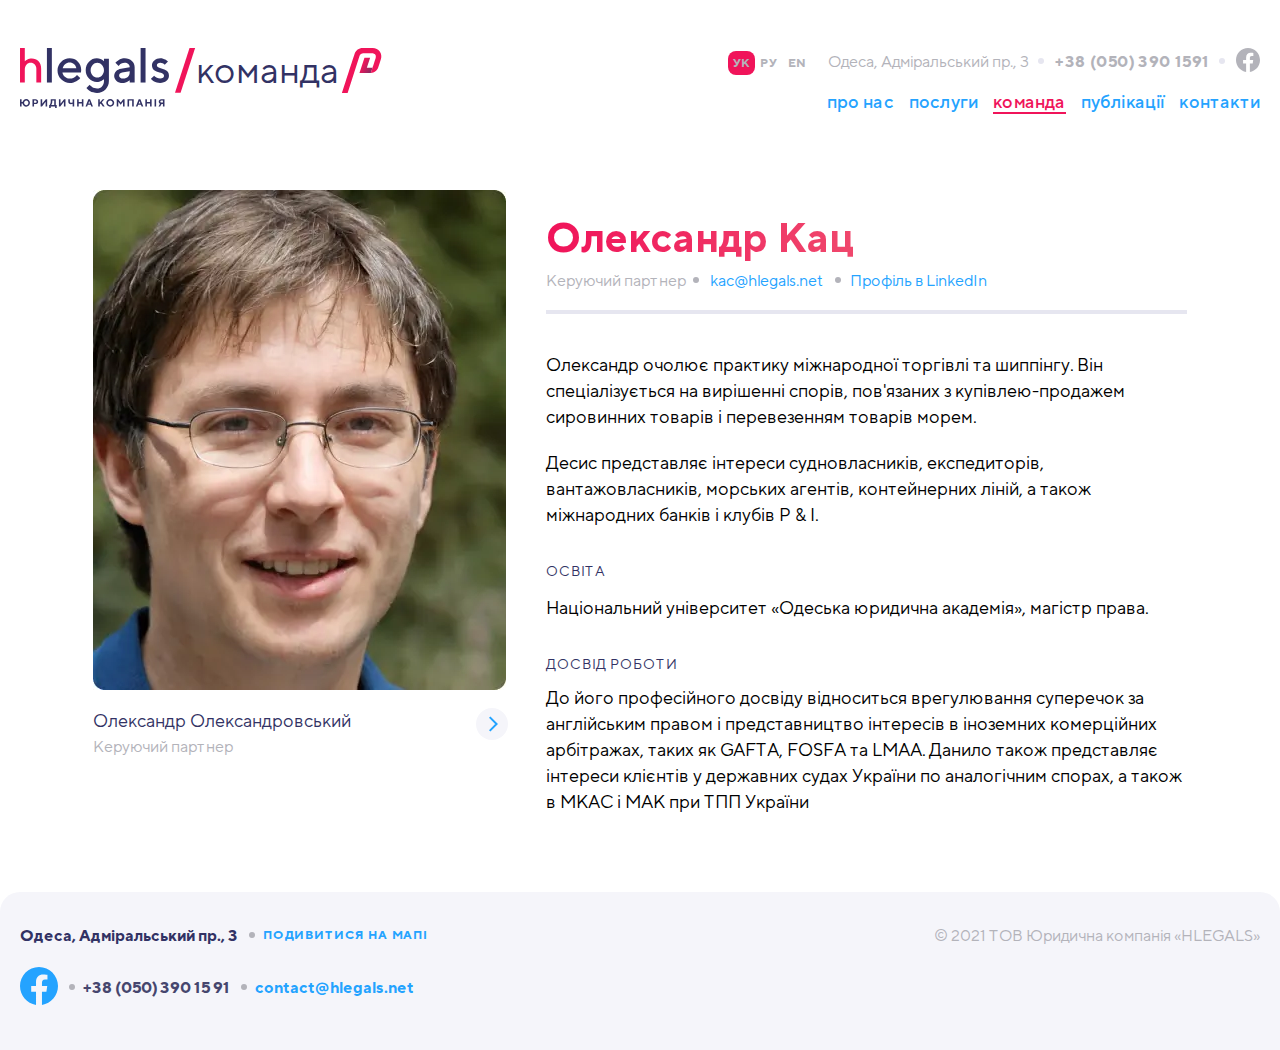
<file: team-member-page.html>
<!DOCTYPE html>
<html lang="zxx">
<head>
  <title>team-member-page</title>
  <meta charset="UTF-8">
  <meta name="format-detection" content="telephone=no">
  <link rel="stylesheet" href="css/style.min.css?_v=20220911192548">
  <meta name="viewport" content="width=device-width, initial-scale=1.0">
</head>
<body class="body white team meambers">
  <div class="wrapper">
    <header class="header">
      <div class="header__container">
        <a href="./index.html" class="header__logo">
          <svg class="header__logo-icon" width="156" height="63" viewBox="0 0 156 63" fill="none"
            xmlns="http://www.w3.org/2000/svg">
            <path
              d="M10.3513 57.0913C10.3513 55.9799 9.9699 55.0429 9.21807 54.2692C8.46624 53.4956 7.55097 53.1143 6.48316 53.1143C5.51341 53.1143 4.67441 53.4193 3.96617 54.0404C3.26882 54.6506 2.83298 55.3915 2.66953 56.2741H1.63441V53.2777H0V60.9049H1.63441V57.7996H2.66953C2.83298 58.7257 3.26882 59.5102 3.96617 60.1313C4.66351 60.7524 5.50251 61.0684 6.48316 61.0684C7.55097 61.0684 8.46624 60.687 9.21807 59.9134C9.9699 59.1507 10.3513 58.2027 10.3513 57.0913ZM8.71685 57.0913C8.71685 57.8105 8.49893 58.4097 8.06309 58.8783C7.61635 59.3577 7.09334 59.5974 6.48316 59.5974C5.87298 59.5974 5.34997 59.3577 4.91412 58.8783C4.46738 58.4097 4.24946 57.8105 4.24946 57.0913C4.24946 56.3722 4.46738 55.7729 4.91412 55.2935C5.34997 54.8249 5.87298 54.5852 6.48316 54.5852C7.09334 54.5852 7.61635 54.8249 8.06309 55.2935C8.49893 55.7729 8.71685 56.3722 8.71685 57.0913Z"
              fill="#FFFFFF" />
            <path
              d="M12.9603 53.2783V60.9056H14.5947V58.3995H16.1746C16.9591 58.3995 17.6129 58.1489 18.125 57.6585C18.6371 57.1682 18.8986 56.558 18.8986 55.8389C18.8986 55.1089 18.6371 54.5096 18.125 54.0084C17.602 53.518 16.9591 53.2783 16.1746 53.2783H12.9603ZM16.1201 54.7493C16.447 54.7493 16.7194 54.8582 16.9373 55.0653C17.1553 55.2723 17.2642 55.5338 17.2642 55.8389C17.2642 56.144 17.1553 56.4055 16.9373 56.6125C16.7194 56.8195 16.447 56.9285 16.1201 56.9285H14.5947V54.7493H16.1201Z"
              fill="#FFFFFF" />
            <path
              d="M28.2618 60.9056V53.2783H26.8453L23.0862 58.1271V53.2783H21.4518V60.9056H22.8683L26.6274 56.0568V60.9056H28.2618Z"
              fill="#FFFFFF" />
            <path
              d="M30.3245 59.4346V62.4855H31.959V60.9056H36.5353V62.4855H38.1697V59.4346H37.2435V53.2783H31.959V55.621C31.959 56.1331 31.9154 56.6125 31.8282 57.0593C31.741 57.5169 31.643 57.8765 31.5449 58.1489C31.4359 58.4104 31.3161 58.6501 31.1744 58.8789C31.0328 59.0968 30.9456 59.2385 30.8911 59.3038C30.8258 59.3583 30.7931 59.4128 30.7604 59.4346H30.3245ZM33.5934 55.621V54.7493H35.6091V59.4346H32.3948L32.5256 59.3038C32.6018 59.2167 32.6999 59.075 32.8197 58.868C32.9396 58.661 33.0486 58.4213 33.1684 58.1489C33.2883 57.8765 33.3863 57.506 33.4626 57.0593C33.5498 56.6125 33.5934 56.1331 33.5934 55.621Z"
              fill="#FFFFFF" />
            <path
              d="M47.3114 60.9056V53.2783H45.8949L42.1358 58.1271V53.2783H40.5014V60.9056H41.9178L45.677 56.0568V60.9056H47.3114Z"
              fill="#FFFFFF" />
            <path
              d="M51.8817 53.2783H50.2473V55.621C50.2473 56.5362 50.487 57.2445 50.9665 57.7457C51.4568 58.2578 52.1214 58.5084 52.9713 58.5084C53.7014 58.5084 54.3007 58.3668 54.7692 58.0726V60.9056H56.4036V53.2783H54.7692V56.4927L54.5839 56.6343C54.4641 56.7215 54.2789 56.8086 54.0282 56.9067C53.7776 56.9939 53.5161 57.0375 53.2437 57.0375C52.8079 57.0375 52.4701 56.9176 52.2304 56.6779C52.0016 56.4273 51.8817 56.0786 51.8817 55.621V53.2783Z"
              fill="#FFFFFF" />
            <path
              d="M65.9856 53.2783H64.3512V56.3292H61.0824V53.2783H59.448V60.9056H61.0824V57.8002H64.3512V60.9056H65.9856V53.2783Z"
              fill="#FFFFFF" />
            <path
              d="M72.9549 57.6912H71.1026L72.0287 55.1851L72.9549 57.6912ZM73.4997 59.1077L74.1535 60.9056H75.8969L72.9004 53.2783H71.1571L68.1606 60.9056H69.904L70.5578 59.1077H73.4997Z"
              fill="#FFFFFF" />
            <path
              d="M83.0222 53.2783H81.3878V60.9056H83.0222V58.7263L84.0029 57.6367L86.2366 60.9056H88.1434L85.0925 56.4382L87.9255 53.2783H86.0187L83.0222 56.6016V53.2783Z"
              fill="#FFFFFF" />
            <path
              d="M91.4614 57.0913C91.4614 56.394 91.7012 55.7947 92.1806 55.3153C92.6491 54.8249 93.2266 54.5852 93.9131 54.5852C94.5995 54.5852 95.177 54.8249 95.6455 55.3153C96.125 55.7947 96.3647 56.394 96.3647 57.0913C96.3647 57.7996 96.125 58.388 95.6455 58.8674C95.177 59.3577 94.5995 59.5974 93.9131 59.5974C93.2266 59.5974 92.6491 59.3577 92.1806 58.8674C91.7012 58.388 91.4614 57.7996 91.4614 57.0913ZM89.7726 57.0913C89.7726 58.1809 90.1757 59.1289 90.9711 59.9025C91.7665 60.6761 92.7472 61.0684 93.9131 61.0684C95.0789 61.0684 96.0596 60.6761 96.855 59.9025C97.6504 59.1289 98.0536 58.1809 98.0536 57.0913C98.0536 55.9908 97.6504 55.0538 96.855 54.2801C96.0596 53.5065 95.0789 53.1143 93.9131 53.1143C92.7472 53.1143 91.7665 53.5065 90.9711 54.2801C90.1757 55.0538 89.7726 55.9908 89.7726 57.0913Z"
              fill="#FFFFFF" />
            <path
              d="M104.748 56.6016L102.133 53.2783H100.662V60.9056H102.297V55.8389L104.748 58.9443L107.2 55.8171V60.9056H108.834V53.2783H107.385L104.748 56.6016Z"
              fill="#FFFFFF" />
            <path d="M118.359 53.2783H111.876V60.9056H113.511V54.7493H116.725V60.9056H118.359V53.2783Z"
              fill="#FFFFFF" />
            <path
              d="M125.33 57.6912H123.477L124.404 55.1851L125.33 57.6912ZM125.875 59.1077L126.528 60.9056H128.272L125.275 53.2783H123.532L120.536 60.9056H122.279L122.933 59.1077H125.875Z"
              fill="#FFFFFF" />
            <path
              d="M136.983 53.2783H135.349V56.3292H132.08V53.2783H130.445V60.9056H132.08V57.8002H135.349V60.9056H136.983V53.2783Z"
              fill="#FFFFFF" />
            <path d="M141.662 53.2783H140.027V60.9056H141.662V53.2783Z" fill="#FFFFFF" />
            <path
              d="M150.373 53.2783H146.995C146.232 53.2783 145.611 53.518 145.121 53.9975C144.63 54.4769 144.38 55.0762 144.38 55.7844C144.38 56.0895 144.434 56.3728 144.521 56.6452C144.619 56.9176 144.728 57.1246 144.859 57.2772C144.979 57.4297 145.11 57.5714 145.273 57.7021C145.426 57.8329 145.535 57.92 145.6 57.9527C145.655 57.9745 145.709 58.0072 145.742 58.0181L144.107 60.9056H145.851L147.322 58.236H148.738V60.9056H150.373V53.2783ZM146.014 55.7844C146.014 55.4793 146.112 55.2396 146.308 55.0435C146.504 54.8474 146.755 54.7493 147.049 54.7493H148.738V56.7651H147.049C146.755 56.7651 146.504 56.667 146.308 56.4818C146.112 56.2965 146.014 56.0568 146.014 55.7844Z"
              fill="#FFFFFF" />
            <path class="red"
              d="M4.98113 0H0V35.9749H4.98113V22.6286C4.98113 20.3707 5.54273 18.5895 6.66593 17.3352C7.78912 16.0808 9.32741 15.4286 11.232 15.4286C12.8679 15.4286 14.2353 16.0307 15.3341 17.1847C16.4329 18.3638 16.9944 19.8439 16.9944 21.6251V36H22V21.6251C22 18.3136 21.0966 15.7045 19.2897 13.7477C17.4828 11.7909 15.1143 10.8125 12.2331 10.8125C11.4029 10.8125 10.5727 10.9129 9.76693 11.1387C8.93674 11.3645 8.27747 11.6153 7.74029 11.8913C7.20311 12.1672 6.69034 12.4683 6.22642 12.8195C5.76249 13.1707 5.44506 13.4216 5.29856 13.5721C5.15205 13.7226 5.02997 13.823 4.98113 13.8983V0Z"
              fill="#F0145A" />
            <path d="M33.135 0H28V35.945H33.135V0Z" fill="#FFFFFF" />
            <path
              d="M63.4222 25.4177L63.6789 22.8502C63.6789 19.4098 62.5492 16.5342 60.2385 14.2234C57.9277 11.9127 55.0521 10.783 51.6117 10.783C48.1712 10.783 45.1929 12.0154 42.7281 14.4802C40.2633 16.945 39.0309 19.8719 39.0309 23.3637C39.0309 26.9582 40.3147 30.0392 42.8308 32.6067C45.347 35.1742 48.3766 36.458 51.8684 36.458C53.2035 36.458 54.4359 36.2526 55.6683 35.8931C56.9007 35.4823 57.9277 35.0715 58.6466 34.6607C59.4169 34.1986 60.1871 33.6851 60.8547 33.1202C61.5222 32.5554 61.9844 32.1446 62.1898 31.8878C62.3952 31.6311 62.5492 31.477 62.6519 31.323L59.3142 27.9852L58.5439 28.9609C58.0304 29.5771 57.1575 30.1933 55.9251 30.8608C54.6413 31.5284 53.3062 31.8365 51.8684 31.8365C49.8658 31.8365 48.1712 31.2203 46.7334 29.9365C45.2956 28.6528 44.4227 27.1636 44.1659 25.4177H63.4222ZM51.6117 15.1477C53.5116 15.1477 55.0521 15.7126 56.3359 16.7909C57.5683 17.9206 58.3385 19.3071 58.6466 21.053H44.3713C44.8335 19.3071 45.6551 17.9206 46.9388 16.7909C48.1712 15.7126 49.7631 15.1477 51.6117 15.1477Z"
              fill="#FFFFFF" />
            <path
              d="M87.3712 34.4553C87.3712 36.7147 86.7037 38.5633 85.3172 40.0011C83.9821 41.3876 82.2876 42.1065 80.1822 42.1065C79.2579 42.1065 78.3336 41.9524 77.4607 41.6957C76.5877 41.4389 75.9202 41.1308 75.3553 40.7714C74.7905 40.4119 74.277 40.0525 73.7635 39.5903C73.3013 39.1282 72.9932 38.8201 72.8392 38.666C72.6851 38.512 72.5824 38.3579 72.4797 38.2552L69.142 41.593L69.5528 42.1065C69.8095 42.4659 70.2717 42.9281 70.8879 43.4416C71.5041 43.9037 72.223 44.4172 73.0446 44.9307C73.8662 45.3929 74.8932 45.8037 76.1769 46.1631C77.4607 46.5226 78.7958 46.728 80.1822 46.728C83.674 46.728 86.5496 45.5469 88.9631 43.1848C91.3252 40.7714 92.5062 37.8958 92.5062 34.404V11.2965H87.3712V13.864L86.4983 13.0937C85.9334 12.5802 85.0605 12.0667 83.8281 11.5532C82.5957 11.0397 81.2606 10.783 79.9255 10.783C76.7931 10.783 74.1229 11.964 71.8122 14.3775C69.5014 16.7909 68.3717 19.6665 68.3717 23.107C68.3717 26.5474 69.5014 29.423 71.8122 31.8365C74.1229 34.2499 76.7931 35.431 79.9255 35.431C80.7984 35.431 81.62 35.3283 82.493 35.1229C83.3146 34.8661 83.9821 34.6094 84.547 34.3526C85.1118 34.0959 85.6253 33.7878 86.0875 33.4283C86.5496 33.0689 86.9091 32.8121 87.0118 32.7094L87.3712 32.35V34.4553ZM73.5067 23.107C73.5067 20.9503 74.1743 19.153 75.5607 17.6639C76.9472 16.1747 78.5904 15.4045 80.439 15.4045C82.2876 15.4045 83.9308 16.1747 85.3172 17.6639C86.6523 19.153 87.3712 20.9503 87.3712 23.107C87.3712 25.2637 86.6523 27.0609 85.3172 28.5501C83.9308 30.0392 82.2876 30.8095 80.439 30.8095C78.5904 30.8095 76.9472 30.0392 75.5607 28.5501C74.1743 27.0609 73.5067 25.2637 73.5067 23.107Z"
              fill="#FFFFFF" />
            <path
              d="M119.309 35.9445V20.026C119.309 17.4071 118.333 15.1991 116.433 13.4532C114.533 11.6559 112.068 10.783 109.039 10.783C107.858 10.783 106.677 10.937 105.547 11.2451C104.417 11.6046 103.493 11.964 102.825 12.3748C102.158 12.7856 101.49 13.2478 100.874 13.8126C100.258 14.3261 99.8985 14.6856 99.6931 14.891C99.539 15.0964 99.385 15.2504 99.2823 15.4045L102.62 18.7422L103.288 17.8693C103.698 17.3044 104.417 16.7909 105.496 16.2261C106.574 15.6612 107.755 15.4045 109.039 15.4045C110.528 15.4045 111.76 15.8666 112.736 16.7396C113.712 17.6125 114.174 18.7422 114.174 20.026L105.188 21.5665C102.979 21.9259 101.182 22.7989 99.9498 24.1853C98.6661 25.5718 97.9985 27.2663 97.9985 29.269C97.9985 31.1689 98.8201 32.8121 100.463 34.2499C102.158 35.7391 104.212 36.458 106.728 36.458C107.601 36.458 108.423 36.3553 109.244 36.0985C110.117 35.8931 110.785 35.6364 111.35 35.3796C111.914 35.1229 112.428 34.8148 112.89 34.4553C113.352 34.0959 113.66 33.8391 113.866 33.7364C114.02 33.5824 114.122 33.4283 114.174 33.377V35.9445H119.309ZM107.498 31.8365C106.163 31.8365 105.085 31.5284 104.315 30.9122C103.493 30.296 103.134 29.5771 103.134 28.7555C103.134 27.8825 103.39 27.1123 103.955 26.5474C104.52 25.9826 105.29 25.5718 106.215 25.4177L114.174 24.134V24.6475C114.174 26.9582 113.609 28.7041 112.428 29.9879C111.247 31.2203 109.604 31.8365 107.498 31.8365Z"
              fill="#FFFFFF" />
            <path d="M130.64 0H125.505V35.945H130.64V0Z" fill="#FFFFFF" />
            <path
              d="M153.989 14.1207L153.681 13.7613C153.475 13.5559 153.167 13.2991 152.705 12.9397C152.243 12.5802 151.729 12.2721 151.165 11.9127C150.6 11.6046 149.829 11.3478 148.905 11.0911C147.981 10.8857 147.005 10.783 146.03 10.783C143.513 10.783 141.459 11.5019 139.816 12.9397C138.122 14.4288 137.3 16.072 137.3 17.972C137.3 19.3584 137.608 20.4881 138.224 21.5151C138.841 22.4908 139.611 23.2097 140.586 23.6205C141.511 24.0826 142.538 24.5448 143.616 24.9042C144.694 25.2637 145.67 25.5718 146.646 25.8285C147.57 26.1366 148.34 26.4961 148.957 26.9582C149.573 27.4204 149.881 28.0366 149.881 28.7555C149.881 29.6798 149.521 30.45 148.854 31.0149C148.186 31.5284 147.159 31.8365 145.773 31.8365C144.643 31.8365 143.513 31.5284 142.435 31.0149C141.357 30.45 140.689 29.9879 140.33 29.6284C140.022 29.269 139.765 28.9609 139.611 28.7555L136.273 32.0932L136.633 32.5554C136.889 32.8635 137.249 33.2229 137.762 33.6337C138.327 34.0959 138.943 34.5067 139.611 34.9175C140.33 35.3283 141.254 35.6877 142.332 35.9958C143.411 36.3039 144.592 36.458 145.773 36.458C148.494 36.458 150.754 35.6877 152.448 34.1986C154.143 32.7094 155.016 30.8608 155.016 28.7555C155.016 27.369 154.708 26.188 154.092 25.2637C153.475 24.288 152.705 23.5691 151.729 23.107C150.805 22.5935 149.778 22.1827 148.7 21.8232C147.621 21.4638 146.646 21.1043 145.67 20.8989C144.746 20.6422 143.976 20.2314 143.359 19.7692C142.743 19.3071 142.435 18.6909 142.435 17.972C142.435 17.3044 142.743 16.6882 143.411 16.1747C144.027 15.6612 144.9 15.4045 146.03 15.4045C146.851 15.4045 147.673 15.6099 148.443 15.9693C149.265 16.3288 149.829 16.6369 150.086 16.8936C150.343 17.1504 150.548 17.3558 150.651 17.4585L153.989 14.1207Z"
              fill="#FFFFFF" />
          </svg>
          <div class="header__logo-actions">
            <img class="header__logo-actions-before" src="img/logo/logi-slash.svg" alt="slash">
            <span class="header__logo-text header__logo-text--about"> про нас </span>
            <span class="header__logo-text header__logo-text--serveses"> послуги </span>
            <span class="header__logo-text header__logo-text--team"> команда </span>
            <span class="header__logo-text header__logo-text--publications"> публікації </span>
            <span class="header__logo-text header__logo-text--contacts"> контакти </span>
            <img class="header__logo-actions-after" src="img/logo/logo-p.svg" alt="p">
          </div>
        </a>
        <div class="header__info">
          <ul class="header__info-language-items">
            <li class="header__info-language-item"><a
                class="header__info-language-link header__info-language-link--activ" href="#">УК</a></li>
            <li class="header__info-language-item"><a class="header__info-language-link" href="#">РУ</a></li>
            <li class="header__info-language-item"><a class="header__info-language-link" href="#">EN</a></li>
          </ul>
          <address class="header__info-lokation">
            <a class="header__info-lokation-link" href="https://goo.gl/maps/o3AQcZeLf1BMAvFG9">Одеса, Адміральський пр.,
              3</a>
          </address>
          <div class="header__info-contct"><a href="tel:+380503901591" class="header__info-contct-link">+38 (050) 390
              1591</a></div>
          <div class="header__info-social">
            <a class="header__info-social-link" href="">
              <svg class="header__info-social-icon" width="24" height="24" viewBox="0 0 24 24" fill="none"
                xmlns="http://www.w3.org/2000/svg">
                <g clip-path="url(#clip0_35215_6020)">
                  <path
                    d="M24 12.0733C24 5.40541 18.6274 0 12 0C5.37258 0 0 5.40541 0 12.0733C0 18.0995 4.38823 23.0943 10.125 24V15.5633H7.07813V12.0733H10.125V9.41343C10.125 6.38755 11.9165 4.71615 14.6576 4.71615C15.9705 4.71615 17.3438 4.95195 17.3438 4.95195V7.92313H15.8306C14.3399 7.92313 13.875 8.85379 13.875 9.80857V12.0733H17.2031L16.6711 15.5633H13.875V24C19.6118 23.0943 24 18.0995 24 12.0733Z"
                    fill="#B3B3BA" />
                </g>
                <defs>
                  <clipPath id="clip0_35215_6020">
                    <rect width="24" height="24" fill="white" />
                  </clipPath>
                </defs>
              </svg></a>
          </div>
        </div>
        <div class="header__menu menu">
          <button type="button" class="act"><span class="menu__icon icon-menu"><span></span></span></button>
          <nav class="menu__body">
            <ul class="menu__list">
              <li class="menu__item"><a href="./about.html" class="menu__link p menu__link-abaut--activ">про нас</a>
              </li>
              <li class="menu__item"><a href="./servises.html"
                  class="menu__link menu__link-servises--activ">послуги</a></li>
              <li class="menu__item"><a href="./team.html" class="menu__link menu__link-team--activ">команда</a></li>
              <li class="menu__item"><a href="./publication.html"
                  class="menu__link menu__link-publication--activ">публікації</a></li>
              <li class="menu__item"><a href="./contact.html" class="menu__link menu__link-contact--activ">контакти</a>
              </li>
            </ul>
          </nav>
        </div>
      </div>
    </header>
    <main class="main-mamber">
      <section class="main-mamber__container main-team">
        <a href="./team-member-page.html" class="main-team__body-card">
          <div class="main-team__card-img">
            <picture>
              <source srcset="img/comandos/oleksandrovskii.webp" type="image/webp"><img
                src="img/comandos/oleksandrovskii.jpg" alt="oleksandrovskii">
            </picture>
          </div>
          <h4 class="main-team__card-title">Олександр Олександровський</h4>
          <span class="main-team__card-description">Керуючий партнер</span>
          <div class="main-team__card-buttot">
            <svg width="9" height="16" viewBox="0 0 9 16" fill="none" xmlns="http://www.w3.org/2000/svg">
              <path d="M0.714355 14.8571L7.5715 7.99997L0.714355 1.14283" stroke="#24A3FF" stroke-width="2" />
            </svg>
          </div>
        </a>
        <div class="main-mamber__info">
          <h4 class="main-mamber__info-title">Олександр Кац</h4>
          <div class="main-mamber__title-description">
            <span class="main-mamber__info-position">Керуючий партнер</span>
            <a href="mailto:kac@hlegals.net" class="main-mamber__info-mail">kac@hlegals.net</a>
            <a href="#" class="main-mamber__info-linkedin">Профіль в LinkedIn</a>
          </div>
          <div class="main-mamber__description-text">
            <p class="main-mamber__description-text-special">Олександр очолює практику міжнародної торгівлі та шиппінгу.
              Він спеціалізується на вирішенні спорів, пов'язаних з
              купівлею-продажем сировинних товарів і перевезенням товарів морем.</p>
            <p class="main-mamber__description-text-representative">
              Десис представляє інтереси судновласників, експедиторів, вантажовласників, морських агентів, контейнерних
              ліній, а також
              міжнародних банків і клубів P & I.</p>
            <h6 class="main-mamber__description-text-education">Освіта</h6>
            <p class="main-mamber__education-description">Національний університет «Одеська юридична академія», магістр
              права.</p>
            <h6 class="main-mamber__work-experience">Досвід роботи</h6>
            <p class="main-mamber__experience-description">До його професійного досвіду відноситься врегулювання
              суперечок за англійським правом і представництво інтересів в
              іноземних комерційних арбітражах, таких як GAFTA, FOSFA та LMAA. Данило також представляє інтереси
              клієнтів у державних
              судах України по аналогічним спорах, а також в МКАС і МАК при ТПП України</p>
          </div>
        </div>
      </section>
    </main>
    <footer class="footer">
      <div class="footer__container">
        <a href="https://goo.gl/maps/fDzbBa7W9Kz9eTMn8" class="footer__locotion">
          <div class="footer__locotion-text">Одеса, Адміральський пр., 3</div>
          <div class="footer__locotion-link"><span class="before">Подивитися на мапі</span></div>
        </a>
        <div class="footer__description">© 2021 ТОВ Юридична компанія «HLEGALS»</div>
        <div class="footer__info">
          <div class="footer__info-social"><a href="#">
              <svg class="activ" width="38" height="38" viewBox="0 0 38 38" fill="none"
                xmlns="http://www.w3.org/2000/svg">
                <path
                  d="M38 19.1161C38 8.55857 29.4934 0 19 0C8.50658 0 0 8.55857 0 19.1161C0 28.6575 6.94803 36.5659 16.0312 38V24.6419H11.207V19.1161H16.0312V14.9046C16.0312 10.1136 18.8678 7.46723 23.2078 7.46723C25.2866 7.46723 27.4609 7.84059 27.4609 7.84059V12.545H25.0651C22.7048 12.545 21.9688 14.0185 21.9688 15.5302V19.1161H27.2383L26.3959 24.6419H21.9688V38C31.052 36.5659 38 28.6575 38 19.1161Z"
                  fill="#24A3FF" />
              </svg></a></div>
          <div class="footer__info-phone"><a class="before" href="tel:+380503901591">+38 (050) 390 15 91</a></div>
          <div class="footer__info-mail"><a class="before activ"
              href="mailto:contact@hlegals.net">contact@hlegals.net</a>
          </div>
        </div>
      </div>
    </footer>
  </div>
  <script src="js/app.min.js?_v=20220911192548"></script>
</body>
</html>
</file>
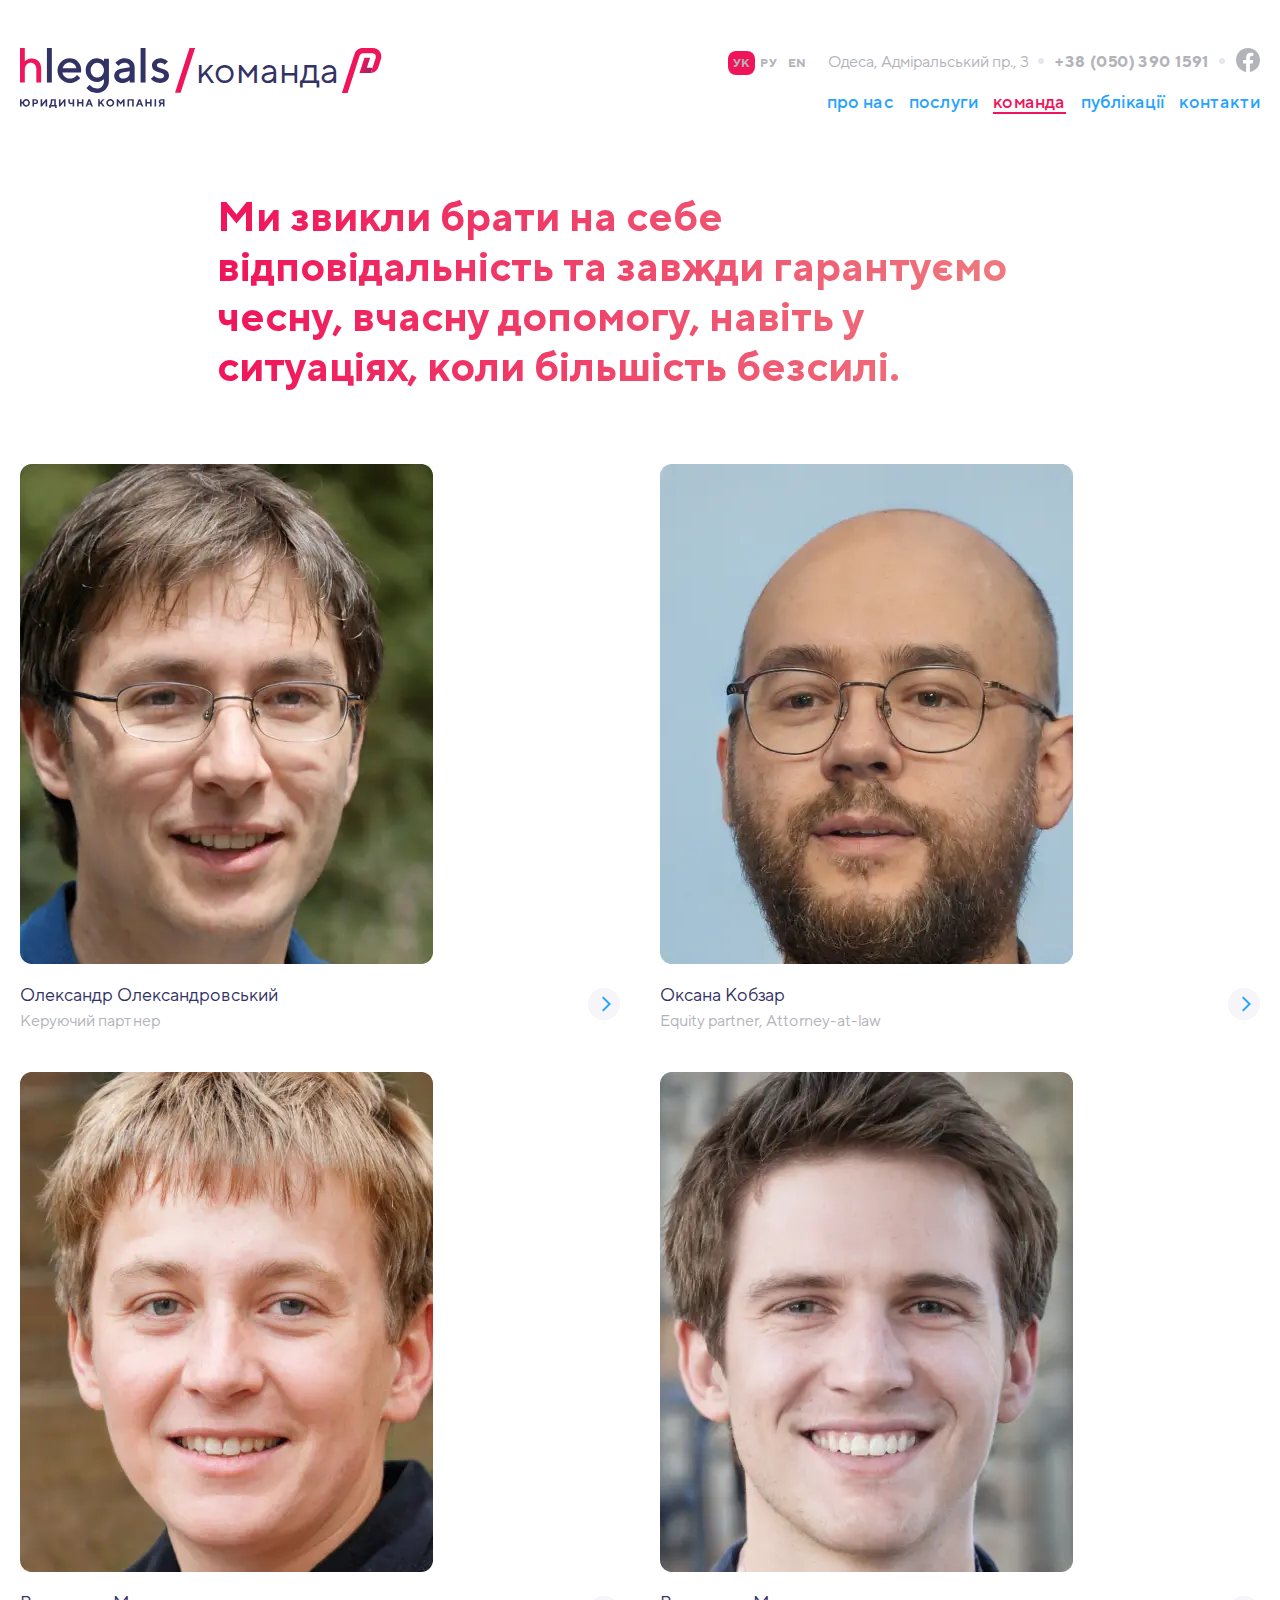
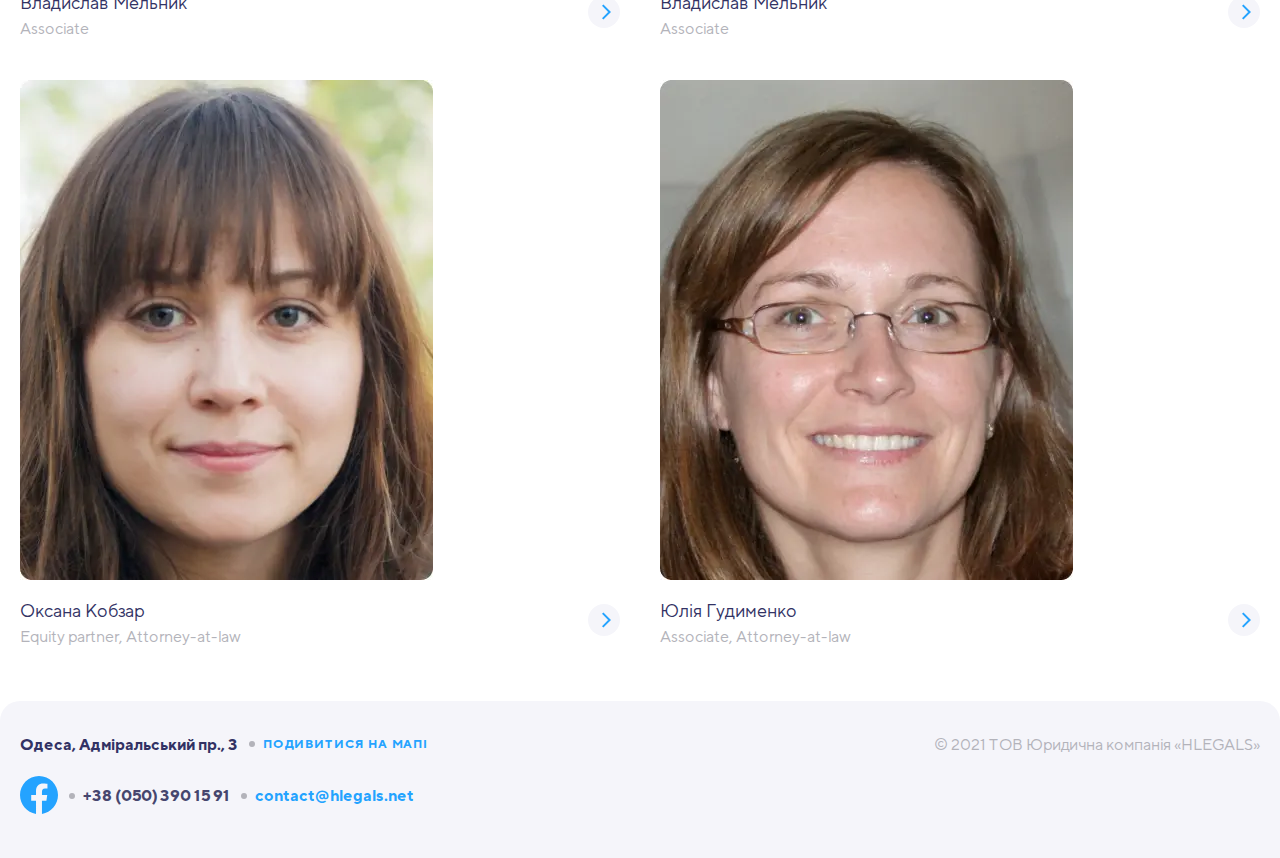
<file: team.html>
<!DOCTYPE html>
<html lang="zxx">
<head>
  <title>team</title>
  <meta charset="UTF-8">
  <meta name="format-detection" content="telephone=no">
  <link rel="stylesheet" href="css/style.min.css?_v=20220911192548">
  <meta name="viewport" content="width=device-width, initial-scale=1.0">
</head>
<body class="body white team">
  <div class="wrapper">
    <header class="header">
      <div class="header__container">
        <a href="./index.html" class="header__logo">
          <svg class="header__logo-icon" width="156" height="63" viewBox="0 0 156 63" fill="none"
            xmlns="http://www.w3.org/2000/svg">
            <path
              d="M10.3513 57.0913C10.3513 55.9799 9.9699 55.0429 9.21807 54.2692C8.46624 53.4956 7.55097 53.1143 6.48316 53.1143C5.51341 53.1143 4.67441 53.4193 3.96617 54.0404C3.26882 54.6506 2.83298 55.3915 2.66953 56.2741H1.63441V53.2777H0V60.9049H1.63441V57.7996H2.66953C2.83298 58.7257 3.26882 59.5102 3.96617 60.1313C4.66351 60.7524 5.50251 61.0684 6.48316 61.0684C7.55097 61.0684 8.46624 60.687 9.21807 59.9134C9.9699 59.1507 10.3513 58.2027 10.3513 57.0913ZM8.71685 57.0913C8.71685 57.8105 8.49893 58.4097 8.06309 58.8783C7.61635 59.3577 7.09334 59.5974 6.48316 59.5974C5.87298 59.5974 5.34997 59.3577 4.91412 58.8783C4.46738 58.4097 4.24946 57.8105 4.24946 57.0913C4.24946 56.3722 4.46738 55.7729 4.91412 55.2935C5.34997 54.8249 5.87298 54.5852 6.48316 54.5852C7.09334 54.5852 7.61635 54.8249 8.06309 55.2935C8.49893 55.7729 8.71685 56.3722 8.71685 57.0913Z"
              fill="#FFFFFF" />
            <path
              d="M12.9603 53.2783V60.9056H14.5947V58.3995H16.1746C16.9591 58.3995 17.6129 58.1489 18.125 57.6585C18.6371 57.1682 18.8986 56.558 18.8986 55.8389C18.8986 55.1089 18.6371 54.5096 18.125 54.0084C17.602 53.518 16.9591 53.2783 16.1746 53.2783H12.9603ZM16.1201 54.7493C16.447 54.7493 16.7194 54.8582 16.9373 55.0653C17.1553 55.2723 17.2642 55.5338 17.2642 55.8389C17.2642 56.144 17.1553 56.4055 16.9373 56.6125C16.7194 56.8195 16.447 56.9285 16.1201 56.9285H14.5947V54.7493H16.1201Z"
              fill="#FFFFFF" />
            <path
              d="M28.2618 60.9056V53.2783H26.8453L23.0862 58.1271V53.2783H21.4518V60.9056H22.8683L26.6274 56.0568V60.9056H28.2618Z"
              fill="#FFFFFF" />
            <path
              d="M30.3245 59.4346V62.4855H31.959V60.9056H36.5353V62.4855H38.1697V59.4346H37.2435V53.2783H31.959V55.621C31.959 56.1331 31.9154 56.6125 31.8282 57.0593C31.741 57.5169 31.643 57.8765 31.5449 58.1489C31.4359 58.4104 31.3161 58.6501 31.1744 58.8789C31.0328 59.0968 30.9456 59.2385 30.8911 59.3038C30.8258 59.3583 30.7931 59.4128 30.7604 59.4346H30.3245ZM33.5934 55.621V54.7493H35.6091V59.4346H32.3948L32.5256 59.3038C32.6018 59.2167 32.6999 59.075 32.8197 58.868C32.9396 58.661 33.0486 58.4213 33.1684 58.1489C33.2883 57.8765 33.3863 57.506 33.4626 57.0593C33.5498 56.6125 33.5934 56.1331 33.5934 55.621Z"
              fill="#FFFFFF" />
            <path
              d="M47.3114 60.9056V53.2783H45.8949L42.1358 58.1271V53.2783H40.5014V60.9056H41.9178L45.677 56.0568V60.9056H47.3114Z"
              fill="#FFFFFF" />
            <path
              d="M51.8817 53.2783H50.2473V55.621C50.2473 56.5362 50.487 57.2445 50.9665 57.7457C51.4568 58.2578 52.1214 58.5084 52.9713 58.5084C53.7014 58.5084 54.3007 58.3668 54.7692 58.0726V60.9056H56.4036V53.2783H54.7692V56.4927L54.5839 56.6343C54.4641 56.7215 54.2789 56.8086 54.0282 56.9067C53.7776 56.9939 53.5161 57.0375 53.2437 57.0375C52.8079 57.0375 52.4701 56.9176 52.2304 56.6779C52.0016 56.4273 51.8817 56.0786 51.8817 55.621V53.2783Z"
              fill="#FFFFFF" />
            <path
              d="M65.9856 53.2783H64.3512V56.3292H61.0824V53.2783H59.448V60.9056H61.0824V57.8002H64.3512V60.9056H65.9856V53.2783Z"
              fill="#FFFFFF" />
            <path
              d="M72.9549 57.6912H71.1026L72.0287 55.1851L72.9549 57.6912ZM73.4997 59.1077L74.1535 60.9056H75.8969L72.9004 53.2783H71.1571L68.1606 60.9056H69.904L70.5578 59.1077H73.4997Z"
              fill="#FFFFFF" />
            <path
              d="M83.0222 53.2783H81.3878V60.9056H83.0222V58.7263L84.0029 57.6367L86.2366 60.9056H88.1434L85.0925 56.4382L87.9255 53.2783H86.0187L83.0222 56.6016V53.2783Z"
              fill="#FFFFFF" />
            <path
              d="M91.4614 57.0913C91.4614 56.394 91.7012 55.7947 92.1806 55.3153C92.6491 54.8249 93.2266 54.5852 93.9131 54.5852C94.5995 54.5852 95.177 54.8249 95.6455 55.3153C96.125 55.7947 96.3647 56.394 96.3647 57.0913C96.3647 57.7996 96.125 58.388 95.6455 58.8674C95.177 59.3577 94.5995 59.5974 93.9131 59.5974C93.2266 59.5974 92.6491 59.3577 92.1806 58.8674C91.7012 58.388 91.4614 57.7996 91.4614 57.0913ZM89.7726 57.0913C89.7726 58.1809 90.1757 59.1289 90.9711 59.9025C91.7665 60.6761 92.7472 61.0684 93.9131 61.0684C95.0789 61.0684 96.0596 60.6761 96.855 59.9025C97.6504 59.1289 98.0536 58.1809 98.0536 57.0913C98.0536 55.9908 97.6504 55.0538 96.855 54.2801C96.0596 53.5065 95.0789 53.1143 93.9131 53.1143C92.7472 53.1143 91.7665 53.5065 90.9711 54.2801C90.1757 55.0538 89.7726 55.9908 89.7726 57.0913Z"
              fill="#FFFFFF" />
            <path
              d="M104.748 56.6016L102.133 53.2783H100.662V60.9056H102.297V55.8389L104.748 58.9443L107.2 55.8171V60.9056H108.834V53.2783H107.385L104.748 56.6016Z"
              fill="#FFFFFF" />
            <path d="M118.359 53.2783H111.876V60.9056H113.511V54.7493H116.725V60.9056H118.359V53.2783Z"
              fill="#FFFFFF" />
            <path
              d="M125.33 57.6912H123.477L124.404 55.1851L125.33 57.6912ZM125.875 59.1077L126.528 60.9056H128.272L125.275 53.2783H123.532L120.536 60.9056H122.279L122.933 59.1077H125.875Z"
              fill="#FFFFFF" />
            <path
              d="M136.983 53.2783H135.349V56.3292H132.08V53.2783H130.445V60.9056H132.08V57.8002H135.349V60.9056H136.983V53.2783Z"
              fill="#FFFFFF" />
            <path d="M141.662 53.2783H140.027V60.9056H141.662V53.2783Z" fill="#FFFFFF" />
            <path
              d="M150.373 53.2783H146.995C146.232 53.2783 145.611 53.518 145.121 53.9975C144.63 54.4769 144.38 55.0762 144.38 55.7844C144.38 56.0895 144.434 56.3728 144.521 56.6452C144.619 56.9176 144.728 57.1246 144.859 57.2772C144.979 57.4297 145.11 57.5714 145.273 57.7021C145.426 57.8329 145.535 57.92 145.6 57.9527C145.655 57.9745 145.709 58.0072 145.742 58.0181L144.107 60.9056H145.851L147.322 58.236H148.738V60.9056H150.373V53.2783ZM146.014 55.7844C146.014 55.4793 146.112 55.2396 146.308 55.0435C146.504 54.8474 146.755 54.7493 147.049 54.7493H148.738V56.7651H147.049C146.755 56.7651 146.504 56.667 146.308 56.4818C146.112 56.2965 146.014 56.0568 146.014 55.7844Z"
              fill="#FFFFFF" />
            <path class="red"
              d="M4.98113 0H0V35.9749H4.98113V22.6286C4.98113 20.3707 5.54273 18.5895 6.66593 17.3352C7.78912 16.0808 9.32741 15.4286 11.232 15.4286C12.8679 15.4286 14.2353 16.0307 15.3341 17.1847C16.4329 18.3638 16.9944 19.8439 16.9944 21.6251V36H22V21.6251C22 18.3136 21.0966 15.7045 19.2897 13.7477C17.4828 11.7909 15.1143 10.8125 12.2331 10.8125C11.4029 10.8125 10.5727 10.9129 9.76693 11.1387C8.93674 11.3645 8.27747 11.6153 7.74029 11.8913C7.20311 12.1672 6.69034 12.4683 6.22642 12.8195C5.76249 13.1707 5.44506 13.4216 5.29856 13.5721C5.15205 13.7226 5.02997 13.823 4.98113 13.8983V0Z"
              fill="#F0145A" />
            <path d="M33.135 0H28V35.945H33.135V0Z" fill="#FFFFFF" />
            <path
              d="M63.4222 25.4177L63.6789 22.8502C63.6789 19.4098 62.5492 16.5342 60.2385 14.2234C57.9277 11.9127 55.0521 10.783 51.6117 10.783C48.1712 10.783 45.1929 12.0154 42.7281 14.4802C40.2633 16.945 39.0309 19.8719 39.0309 23.3637C39.0309 26.9582 40.3147 30.0392 42.8308 32.6067C45.347 35.1742 48.3766 36.458 51.8684 36.458C53.2035 36.458 54.4359 36.2526 55.6683 35.8931C56.9007 35.4823 57.9277 35.0715 58.6466 34.6607C59.4169 34.1986 60.1871 33.6851 60.8547 33.1202C61.5222 32.5554 61.9844 32.1446 62.1898 31.8878C62.3952 31.6311 62.5492 31.477 62.6519 31.323L59.3142 27.9852L58.5439 28.9609C58.0304 29.5771 57.1575 30.1933 55.9251 30.8608C54.6413 31.5284 53.3062 31.8365 51.8684 31.8365C49.8658 31.8365 48.1712 31.2203 46.7334 29.9365C45.2956 28.6528 44.4227 27.1636 44.1659 25.4177H63.4222ZM51.6117 15.1477C53.5116 15.1477 55.0521 15.7126 56.3359 16.7909C57.5683 17.9206 58.3385 19.3071 58.6466 21.053H44.3713C44.8335 19.3071 45.6551 17.9206 46.9388 16.7909C48.1712 15.7126 49.7631 15.1477 51.6117 15.1477Z"
              fill="#FFFFFF" />
            <path
              d="M87.3712 34.4553C87.3712 36.7147 86.7037 38.5633 85.3172 40.0011C83.9821 41.3876 82.2876 42.1065 80.1822 42.1065C79.2579 42.1065 78.3336 41.9524 77.4607 41.6957C76.5877 41.4389 75.9202 41.1308 75.3553 40.7714C74.7905 40.4119 74.277 40.0525 73.7635 39.5903C73.3013 39.1282 72.9932 38.8201 72.8392 38.666C72.6851 38.512 72.5824 38.3579 72.4797 38.2552L69.142 41.593L69.5528 42.1065C69.8095 42.4659 70.2717 42.9281 70.8879 43.4416C71.5041 43.9037 72.223 44.4172 73.0446 44.9307C73.8662 45.3929 74.8932 45.8037 76.1769 46.1631C77.4607 46.5226 78.7958 46.728 80.1822 46.728C83.674 46.728 86.5496 45.5469 88.9631 43.1848C91.3252 40.7714 92.5062 37.8958 92.5062 34.404V11.2965H87.3712V13.864L86.4983 13.0937C85.9334 12.5802 85.0605 12.0667 83.8281 11.5532C82.5957 11.0397 81.2606 10.783 79.9255 10.783C76.7931 10.783 74.1229 11.964 71.8122 14.3775C69.5014 16.7909 68.3717 19.6665 68.3717 23.107C68.3717 26.5474 69.5014 29.423 71.8122 31.8365C74.1229 34.2499 76.7931 35.431 79.9255 35.431C80.7984 35.431 81.62 35.3283 82.493 35.1229C83.3146 34.8661 83.9821 34.6094 84.547 34.3526C85.1118 34.0959 85.6253 33.7878 86.0875 33.4283C86.5496 33.0689 86.9091 32.8121 87.0118 32.7094L87.3712 32.35V34.4553ZM73.5067 23.107C73.5067 20.9503 74.1743 19.153 75.5607 17.6639C76.9472 16.1747 78.5904 15.4045 80.439 15.4045C82.2876 15.4045 83.9308 16.1747 85.3172 17.6639C86.6523 19.153 87.3712 20.9503 87.3712 23.107C87.3712 25.2637 86.6523 27.0609 85.3172 28.5501C83.9308 30.0392 82.2876 30.8095 80.439 30.8095C78.5904 30.8095 76.9472 30.0392 75.5607 28.5501C74.1743 27.0609 73.5067 25.2637 73.5067 23.107Z"
              fill="#FFFFFF" />
            <path
              d="M119.309 35.9445V20.026C119.309 17.4071 118.333 15.1991 116.433 13.4532C114.533 11.6559 112.068 10.783 109.039 10.783C107.858 10.783 106.677 10.937 105.547 11.2451C104.417 11.6046 103.493 11.964 102.825 12.3748C102.158 12.7856 101.49 13.2478 100.874 13.8126C100.258 14.3261 99.8985 14.6856 99.6931 14.891C99.539 15.0964 99.385 15.2504 99.2823 15.4045L102.62 18.7422L103.288 17.8693C103.698 17.3044 104.417 16.7909 105.496 16.2261C106.574 15.6612 107.755 15.4045 109.039 15.4045C110.528 15.4045 111.76 15.8666 112.736 16.7396C113.712 17.6125 114.174 18.7422 114.174 20.026L105.188 21.5665C102.979 21.9259 101.182 22.7989 99.9498 24.1853C98.6661 25.5718 97.9985 27.2663 97.9985 29.269C97.9985 31.1689 98.8201 32.8121 100.463 34.2499C102.158 35.7391 104.212 36.458 106.728 36.458C107.601 36.458 108.423 36.3553 109.244 36.0985C110.117 35.8931 110.785 35.6364 111.35 35.3796C111.914 35.1229 112.428 34.8148 112.89 34.4553C113.352 34.0959 113.66 33.8391 113.866 33.7364C114.02 33.5824 114.122 33.4283 114.174 33.377V35.9445H119.309ZM107.498 31.8365C106.163 31.8365 105.085 31.5284 104.315 30.9122C103.493 30.296 103.134 29.5771 103.134 28.7555C103.134 27.8825 103.39 27.1123 103.955 26.5474C104.52 25.9826 105.29 25.5718 106.215 25.4177L114.174 24.134V24.6475C114.174 26.9582 113.609 28.7041 112.428 29.9879C111.247 31.2203 109.604 31.8365 107.498 31.8365Z"
              fill="#FFFFFF" />
            <path d="M130.64 0H125.505V35.945H130.64V0Z" fill="#FFFFFF" />
            <path
              d="M153.989 14.1207L153.681 13.7613C153.475 13.5559 153.167 13.2991 152.705 12.9397C152.243 12.5802 151.729 12.2721 151.165 11.9127C150.6 11.6046 149.829 11.3478 148.905 11.0911C147.981 10.8857 147.005 10.783 146.03 10.783C143.513 10.783 141.459 11.5019 139.816 12.9397C138.122 14.4288 137.3 16.072 137.3 17.972C137.3 19.3584 137.608 20.4881 138.224 21.5151C138.841 22.4908 139.611 23.2097 140.586 23.6205C141.511 24.0826 142.538 24.5448 143.616 24.9042C144.694 25.2637 145.67 25.5718 146.646 25.8285C147.57 26.1366 148.34 26.4961 148.957 26.9582C149.573 27.4204 149.881 28.0366 149.881 28.7555C149.881 29.6798 149.521 30.45 148.854 31.0149C148.186 31.5284 147.159 31.8365 145.773 31.8365C144.643 31.8365 143.513 31.5284 142.435 31.0149C141.357 30.45 140.689 29.9879 140.33 29.6284C140.022 29.269 139.765 28.9609 139.611 28.7555L136.273 32.0932L136.633 32.5554C136.889 32.8635 137.249 33.2229 137.762 33.6337C138.327 34.0959 138.943 34.5067 139.611 34.9175C140.33 35.3283 141.254 35.6877 142.332 35.9958C143.411 36.3039 144.592 36.458 145.773 36.458C148.494 36.458 150.754 35.6877 152.448 34.1986C154.143 32.7094 155.016 30.8608 155.016 28.7555C155.016 27.369 154.708 26.188 154.092 25.2637C153.475 24.288 152.705 23.5691 151.729 23.107C150.805 22.5935 149.778 22.1827 148.7 21.8232C147.621 21.4638 146.646 21.1043 145.67 20.8989C144.746 20.6422 143.976 20.2314 143.359 19.7692C142.743 19.3071 142.435 18.6909 142.435 17.972C142.435 17.3044 142.743 16.6882 143.411 16.1747C144.027 15.6612 144.9 15.4045 146.03 15.4045C146.851 15.4045 147.673 15.6099 148.443 15.9693C149.265 16.3288 149.829 16.6369 150.086 16.8936C150.343 17.1504 150.548 17.3558 150.651 17.4585L153.989 14.1207Z"
              fill="#FFFFFF" />
          </svg>
          <div class="header__logo-actions">
            <img class="header__logo-actions-before" src="img/logo/logi-slash.svg" alt="slash">
            <span class="header__logo-text header__logo-text--about"> про нас </span>
            <span class="header__logo-text header__logo-text--serveses"> послуги </span>
            <span class="header__logo-text header__logo-text--team"> команда </span>
            <span class="header__logo-text header__logo-text--publications"> публікації </span>
            <span class="header__logo-text header__logo-text--contacts"> контакти </span>
            <img class="header__logo-actions-after" src="img/logo/logo-p.svg" alt="p">
          </div>
        </a>
        <div class="header__info">
          <ul class="header__info-language-items">
            <li class="header__info-language-item"><a
                class="header__info-language-link header__info-language-link--activ" href="#">УК</a></li>
            <li class="header__info-language-item"><a class="header__info-language-link" href="#">РУ</a></li>
            <li class="header__info-language-item"><a class="header__info-language-link" href="#">EN</a></li>
          </ul>
          <address class="header__info-lokation">
            <a class="header__info-lokation-link" href="https://goo.gl/maps/o3AQcZeLf1BMAvFG9">Одеса, Адміральський пр.,
              3</a>
          </address>
          <div class="header__info-contct"><a href="tel:+380503901591" class="header__info-contct-link">+38 (050) 390
              1591</a></div>
          <div class="header__info-social">
            <a class="header__info-social-link" href="">
              <svg class="header__info-social-icon" width="24" height="24" viewBox="0 0 24 24" fill="none"
                xmlns="http://www.w3.org/2000/svg">
                <g clip-path="url(#clip0_35215_6020)">
                  <path
                    d="M24 12.0733C24 5.40541 18.6274 0 12 0C5.37258 0 0 5.40541 0 12.0733C0 18.0995 4.38823 23.0943 10.125 24V15.5633H7.07813V12.0733H10.125V9.41343C10.125 6.38755 11.9165 4.71615 14.6576 4.71615C15.9705 4.71615 17.3438 4.95195 17.3438 4.95195V7.92313H15.8306C14.3399 7.92313 13.875 8.85379 13.875 9.80857V12.0733H17.2031L16.6711 15.5633H13.875V24C19.6118 23.0943 24 18.0995 24 12.0733Z"
                    fill="#B3B3BA" />
                </g>
                <defs>
                  <clipPath id="clip0_35215_6020">
                    <rect width="24" height="24" fill="white" />
                  </clipPath>
                </defs>
              </svg></a>
          </div>
        </div>
        <div class="header__menu menu">
          <button type="button" class="act"><span class="menu__icon icon-menu"><span></span></span></button>
          <nav class="menu__body">
            <ul class="menu__list">
              <li class="menu__item"><a href="./about.html" class="menu__link p menu__link-abaut--activ">про нас</a>
              </li>
              <li class="menu__item"><a href="./servises.html"
                  class="menu__link menu__link-servises--activ">послуги</a></li>
              <li class="menu__item"><a href="./team.html" class="menu__link menu__link-team--activ">команда</a></li>
              <li class="menu__item"><a href="./publication.html"
                  class="menu__link menu__link-publication--activ">публікації</a></li>
              <li class="menu__item"><a href="./contact.html" class="menu__link menu__link-contact--activ">контакти</a>
              </li>
            </ul>
          </nav>
        </div>
      </div>
    </header>
    <main class="main-team">
      <div class="main-team__container">
        <h1 class="main-team__title">Ми звикли брати на себе відповідальність та завжди гарантуємо чесну, вчасну
          допомогу,
          навіть у ситуаціях, коли більшість
          безсилі.</h1>
        <div class="main-team__body-cards">
          <a href="./team-member-page.html" class="main-team__body-card">
            <div class="main-team__card-img">
              <picture>
                <source srcset="img/comandos/oleksandrovskii.webp" type="image/webp"><img
                  src="img/comandos/oleksandrovskii.jpg" alt="oleksandrovskii">
              </picture>
            </div>
            <h4 class="main-team__card-title">Олександр Олександровський</h4>
            <span class="main-team__card-description">Керуючий партнер</span>
            <div class="main-team__card-buttot">
              <svg width="9" height="16" viewBox="0 0 9 16" fill="none" xmlns="http://www.w3.org/2000/svg">
                <path d="M0.714355 14.8571L7.5715 7.99997L0.714355 1.14283" stroke="#24A3FF" stroke-width="2" />
              </svg>
            </div>
          </a>
          <a href="./team-member-page.html" class="main-team__body-card">
            <div class="main-team__card-img">
              <picture>
                <source srcset="img/comandos/kobzar.webp" type="image/webp"><img src="img/comandos/kobzar.jpg"
                  alt="kobzar">
              </picture>
            </div>
            <h4 class="main-team__card-title">Оксана Кобзар</h4>
            <span class="main-team__card-description">Equity partner, Attorney-at-law</span>
            <div class="main-team__card-buttot">
              <svg width="9" height="16" viewBox="0 0 9 16" fill="none" xmlns="http://www.w3.org/2000/svg">
                <path d="M0.714355 14.8571L7.5715 7.99997L0.714355 1.14283" stroke="#24A3FF" stroke-width="2" />
              </svg>
            </div>
          </a>
          <a href="./team-member-page.html" class="main-team__body-card">
            <div class="main-team__card-img">
              <picture>
                <source srcset="img/comandos/melnuk.webp" type="image/webp"><img src="img/comandos/melnuk.jpg"
                  alt="melnuk">
              </picture>
            </div>
            <h4 class="main-team__card-title">Владислав Мельник</h4>
            <span class="main-team__card-description">Associate</span>
            <div class="main-team__card-buttot">
              <svg width="9" height="16" viewBox="0 0 9 16" fill="none" xmlns="http://www.w3.org/2000/svg">
                <path d="M0.714355 14.8571L7.5715 7.99997L0.714355 1.14283" stroke="#24A3FF" stroke-width="2" />
              </svg>
            </div>
          </a>
          <a href="./team-member-page.html" class="main-team__body-card">
            <div class="main-team__card-img">
              <picture>
                <source srcset="img/comandos/melnkc.webp" type="image/webp"><img src="img/comandos/melnkc.jpg"
                  alt="melnkc">
              </picture>
            </div>
            <h4 class="main-team__card-title">Владислав Мельник</h4>
            <span class="main-team__card-description">Associate</span>
            <div class="main-team__card-buttot">
              <svg width="9" height="16" viewBox="0 0 9 16" fill="none" xmlns="http://www.w3.org/2000/svg">
                <path d="M0.714355 14.8571L7.5715 7.99997L0.714355 1.14283" stroke="#24A3FF" stroke-width="2" />
              </svg>
            </div>
          </a>
          <a href="./team-member-page.html" class="main-team__body-card">
            <div class="main-team__card-img">
              <picture>
                <source srcset="img/comandos/oksanakobzar.webp" type="image/webp"><img
                  src="img/comandos/oksanakobzar.jpg" alt="Оксана Кобзар">
              </picture>
            </div>
            <h4 class="main-team__card-title">Оксана Кобзар</h4>
            <span class="main-team__card-description">Equity partner, Attorney-at-law</span>
            <div class="main-team__card-buttot">
              <svg width="9" height="16" viewBox="0 0 9 16" fill="none" xmlns="http://www.w3.org/2000/svg">
                <path d="M0.714355 14.8571L7.5715 7.99997L0.714355 1.14283" stroke="#24A3FF" stroke-width="2" />
              </svg>
            </div>
          </a>
          <a href="./team-member-page.html" class="main-team__body-card">
            <div class="main-team__card-img">
              <picture>
                <source srcset="img/comandos/gudimenko.webp" type="image/webp"><img src="img/comandos/gudimenko.jpg"
                  alt="Юлія Гудименко">
              </picture>
            </div>
            <h4 class="main-team__card-title">Юлія Гудименко</h4>
            <span class="main-team__card-description">Associate, Attorney-at-law</span>
            <div class="main-team__card-buttot">
              <svg width="9" height="16" viewBox="0 0 9 16" fill="none" xmlns="http://www.w3.org/2000/svg">
                <path d="M0.714355 14.8571L7.5715 7.99997L0.714355 1.14283" stroke="#24A3FF" stroke-width="2" />
              </svg>
            </div>
          </a>
        </div>
      </div>
    </main>
    <footer class="footer">
      <div class="footer__container">
        <a href="https://goo.gl/maps/fDzbBa7W9Kz9eTMn8" class="footer__locotion">
          <div class="footer__locotion-text">Одеса, Адміральський пр., 3</div>
          <div class="footer__locotion-link"><span class="before">Подивитися на мапі</span></div>
        </a>
        <div class="footer__description">© 2021 ТОВ Юридична компанія «HLEGALS»</div>
        <div class="footer__info">
          <div class="footer__info-social"><a href="#">
              <svg class="activ" width="38" height="38" viewBox="0 0 38 38" fill="none"
                xmlns="http://www.w3.org/2000/svg">
                <path
                  d="M38 19.1161C38 8.55857 29.4934 0 19 0C8.50658 0 0 8.55857 0 19.1161C0 28.6575 6.94803 36.5659 16.0312 38V24.6419H11.207V19.1161H16.0312V14.9046C16.0312 10.1136 18.8678 7.46723 23.2078 7.46723C25.2866 7.46723 27.4609 7.84059 27.4609 7.84059V12.545H25.0651C22.7048 12.545 21.9688 14.0185 21.9688 15.5302V19.1161H27.2383L26.3959 24.6419H21.9688V38C31.052 36.5659 38 28.6575 38 19.1161Z"
                  fill="#24A3FF" />
              </svg></a></div>
          <div class="footer__info-phone"><a class="before" href="tel:+380503901591">+38 (050) 390 15 91</a></div>
          <div class="footer__info-mail"><a class="before activ"
              href="mailto:contact@hlegals.net">contact@hlegals.net</a>
          </div>
        </div>
      </div>
    </footer>
  </div>
  <script src="js/app.min.js?_v=20220911192548"></script>
</body>
</html>
</file>
<file: css/style.min.css>
@charset "UTF-8";html{line-height:1.15;-webkit-text-size-adjust:100%}body{margin:0}main{display:block}h1{font-size:2em;margin:.67em 0}hr{-webkit-box-sizing:content-box;box-sizing:content-box;height:0;overflow:visible}pre{font-family:monospace,monospace;font-size:1em}a{background-color:transparent}abbr[title]{border-bottom:none;text-decoration:underline;-webkit-text-decoration:underline dotted;text-decoration:underline dotted}b,strong{font-weight:bolder}code,kbd,samp{font-family:monospace,monospace;font-size:1em}small{font-size:80%}sub,sup{font-size:75%;line-height:0;position:relative;vertical-align:baseline}sub{bottom:-.25em}sup{top:-.5em}img{border-style:none}button,input,optgroup,select,textarea{font-family:inherit;font-size:100%;line-height:1.15;margin:0}button,input{overflow:visible}button,select{text-transform:none}[type=button],[type=reset],[type=submit],button{-webkit-appearance:button}[type=button]::-moz-focus-inner,[type=reset]::-moz-focus-inner,[type=submit]::-moz-focus-inner,button::-moz-focus-inner{border-style:none;padding:0}[type=button]:-moz-focusring,[type=reset]:-moz-focusring,[type=submit]:-moz-focusring,button:-moz-focusring{outline:1px dotted ButtonText}fieldset{padding:.35em .75em .625em}legend{-webkit-box-sizing:border-box;box-sizing:border-box;color:inherit;display:table;max-width:100%;padding:0;white-space:normal}progress{vertical-align:baseline}textarea{overflow:auto}[type=checkbox],[type=radio]{-webkit-box-sizing:border-box;box-sizing:border-box;padding:0}[type=number]::-webkit-inner-spin-button,[type=number]::-webkit-outer-spin-button{height:auto}[type=search]{-webkit-appearance:textfield;outline-offset:-2px}[type=search]::-webkit-search-decoration{-webkit-appearance:none}::-webkit-file-upload-button{-webkit-appearance:button;font:inherit}details{display:block}summary{display:list-item}template{display:none}[hidden]{display:none}@font-face{font-family:TT Norms;font-display:swap;src:url(../fonts/TT_Norms_Pro_Bold.woff2) format("woff2"),url(../fonts/TT_Norms_Pro_Bold.woff) format("woff");font-weight:700;font-style:normal}@font-face{font-family:TT Norms;font-display:swap;src:url(../fonts/TT_Norms_Pro_Medium.woff2) format("woff2"),url(../fonts/TT_Norms_Pro_Medium.woff) format("woff");font-weight:500;font-style:normal}@font-face{font-family:TT Norms;font-display:swap;src:url(../fonts/TT_Norms_Pro_Regular.woff2) format("woff2"),url(../fonts/TT_Norms_Pro_Regular.woff) format("woff");font-weight:400;font-style:normal}*{padding:0;margin:0;border:0}*,:after,:before{-webkit-box-sizing:border-box;box-sizing:border-box}body,html{height:100%;min-width:320px}body{color:#000;line-height:1;font-family:TT Norms;font-size:1.125rem;-ms-text-size-adjust:100%;-moz-text-size-adjust:100%;-webkit-text-size-adjust:100%;-webkit-font-smoothing:antialiased;-moz-osx-font-smoothing:grayscale}button,input,textarea{font-family:TT Norms;font-size:inherit}button{cursor:pointer;color:inherit;background-color:inherit}a{color:inherit}a:link,a:visited{text-decoration:none}a:hover{text-decoration:none}ul li{list-style:none}img{vertical-align:top;border-style:none}h1,h2,h3,h4,h5,h6{font-weight:inherit;font-size:inherit}.lock body{overflow:hidden;-ms-touch-action:none;touch-action:none;-ms-scroll-chaining:none;overscroll-behavior:none}.wrapper{min-height:100%;display:-webkit-box;display:-ms-flexbox;display:flex;-webkit-box-orient:vertical;-webkit-box-direction:normal;-ms-flex-direction:column;flex-direction:column;overflow:hidden}.wrapper>main{-webkit-box-flex:1;-ms-flex:1 1 auto;flex:1 1 auto}.wrapper>*{min-width:0}[class*=__container]{max-width:82.5rem;-webkit-box-sizing:content-box;box-sizing:content-box;margin:0 auto;padding:0 1.25rem}body::after{content:"";background-color:rgba(0,0,0,.5);position:fixed;width:100%;height:100%;top:0;left:0;opacity:0;-webkit-transition:opacity .8s ease 0s;-o-transition:opacity .8s ease 0s;transition:opacity .8s ease 0s;pointer-events:none;z-index:149}.popup-show body::after{opacity:1}.popup{display:-webkit-box;display:-ms-flexbox;display:flex;-webkit-box-pack:center;-ms-flex-pack:center;justify-content:center;-webkit-box-align:center;-ms-flex-align:center;align-items:center;position:fixed;top:0;left:0;bottom:0;right:0;padding:30px 10px;-webkit-transition:visibility .8s ease 0s;-o-transition:visibility .8s ease 0s;transition:visibility .8s ease 0s;visibility:hidden;pointer-events:none}.popup_show{z-index:150;visibility:visible;overflow:auto;pointer-events:auto}.popup_show .popup__content{visibility:visible;-webkit-transform:scale(1);-ms-transform:scale(1);transform:scale(1)}.popup__wrapper{background-color:#f5f5fa;margin:auto;display:-webkit-box;display:-ms-flexbox;display:flex;-webkit-box-orient:vertical;-webkit-box-direction:normal;-ms-flex-direction:column;flex-direction:column;-webkit-box-align:center;-ms-flex-align:center;align-items:center;min-height:100%;-webkit-box-flex:1;-ms-flex:1 1 auto;flex:1 1 auto;width:100%;display:flex;-webkit-box-pack:center;-ms-flex-pack:center;justify-content:center;align-items:center}.popup__content{visibility:hidden;-webkit-transform:scale(0);-ms-transform:scale(0);transform:scale(0);-webkit-transition:-webkit-transform .3s ease 0s;transition:-webkit-transform .3s ease 0s;-o-transition:transform .3s ease 0s;transition:transform .3s ease 0s;transition:transform .3s ease 0s,-webkit-transform .3s ease 0s;background-color:#eee;padding:20px;width:100%;max-width:900px;border-radius:20px}.lock .popup__content{visibility:visible}[class*=-ibg]{position:relative}[class*=-ibg] img{position:absolute;width:100%;height:100%;top:0;left:0;-o-object-fit:cover;object-fit:cover}[class*=-ibg_contain] img{-o-object-fit:contain;object-fit:contain}.header{position:relative;margin-bottom:-10.625rem}.publication .header{margin-top:-50px;padding-top:50px;padding-bottom:4px;background-color:#fff}.home .header{position:relative}.servisess .header{background-color:#323264}.servece-page .header{background-color:transparent}.header__container{display:-ms-grid;display:grid;gap:.6875rem;grid-template-areas:"logo location" "logo menu";-webkit-box-pack:justify;-ms-flex-pack:justify;justify-content:space-between;justify-items:end}.publication .header__container{background-color:#fff}.header__logo{-ms-grid-row:1;-ms-grid-row-span:3;-ms-grid-column:1;grid-area:logo;display:-webkit-box;display:-ms-flexbox;display:flex}.header__logo-icon{margin-right:.3125rem}.white .header__logo-icon path{fill:#323264}.white .header__logo-icon .red{fill:#f0145a}.header__logo-actions{display:-webkit-box;display:-ms-flexbox;display:flex}.header__logo-actions-before{display:none}.white .header__logo-actions-before{display:block}.servisess .header__logo-actions-before{display:block}.header__logo-text{margin-right:.1875rem;font-family:TT Norms;font-size:2.375rem;line-height:1.1842105263;color:#323264;display:-webkit-box;display:-ms-flexbox;display:flex;-webkit-box-pack:center;-ms-flex-pack:center;justify-content:center;-webkit-box-align:center;-ms-flex-align:center;align-items:center}.header__logo-text--about{display:none}.about .header__logo-text--about{display:block}.header__logo-text--serveses{display:none}.servisess .header__logo-text--serveses{display:block;color:#fff}.header__logo-text--team{display:none}.team .header__logo-text--team{display:block}.header__logo-text--publications{display:none}.publication .header__logo-text--publications{display:block}.header__logo-text--contacts{display:none}.contact .header__logo-text--contacts{display:block}.header__logo-actions-after{display:none}.white .header__logo-actions-after{display:block}.servisess .header__logo-actions-after{display:block}.header__info{-ms-grid-row:1;-ms-grid-column:3;grid-area:location;-webkit-box-align:center;-ms-flex-align:center;align-items:center;gap:.375rem;display:-webkit-box;display:-ms-flexbox;display:flex}.header__info-language-items{display:-webkit-box;display:-ms-flexbox;display:flex;-webkit-box-align:center;-ms-flex-align:center;align-items:center;margin-right:.625rem}.header__info-language-link{font-weight:700;font-size:.75rem;line-height:1.1666666667;letter-spacing:.0625em;color:#fff;-webkit-transition:.5s;-o-transition:.5s;transition:.5s;padding:.3125rem .3125rem;border-radius:8px}.header__info-language-link:hover{background:#ededf7}.white .header__info-language-link{color:#b3b3ba}.header__info-lokation-link{font-style:normal;font-weight:400;font-size:1rem;line-height:1.1875;color:#fff}.white .header__info-lokation-link{color:#b3b3ba}.header .header__info-language-link--activ{background:#f0145a}.header__info-contct-link{padding-left:1.25rem;position:relative;font-weight:700;font-size:1rem;line-height:1.1875;color:#fff;letter-spacing:.0375em}.header__info-contct-link::before{content:"";width:.375rem;height:.375rem;position:absolute;left:0;top:50%;-webkit-transform:translate(50%,-50%);-ms-transform:translate(50%,-50%);transform:translate(50%,-50%);background:#e6e6f0;border-radius:50%}.white .header__info-contct-link{color:#b3b3ba}.header__info-social{padding-left:1.25rem;position:relative}.header__info-social::before{content:"";width:.375rem;height:.375rem;position:absolute;left:0;top:50%;-webkit-transform:translate(50%,-50%);-ms-transform:translate(50%,-50%);transform:translate(50%,-50%);background:#e6e6f0;border-radius:50%}.header__info-social-link path{-webkit-transition:.5s;-o-transition:.5s;transition:.5s;fill:#fff}.white .header__info-social-link path{fill:#b3b3ba}.header__info-social-link:hover path{fill:#24a3ff}.header__menu{-ms-grid-row:3;-ms-grid-column:3;grid-area:menu;display:-webkit-box;display:-ms-flexbox;display:flex;-webkit-box-align:center;-ms-flex-align:center;align-items:center}.menu>.act{height:2rem;width:2rem;display:-webkit-box;display:-ms-flexbox;display:flex;-webkit-box-pack:center;-ms-flex-pack:center;justify-content:center;-webkit-box-align:center;-ms-flex-align:center;align-items:center;border-radius:40%;-webkit-transition:all .3s ease 0s;-o-transition:all .3s ease 0s;transition:all .3s ease 0s}.menu>.act:active{background-color:#ededf7}.menu-open .menu__body{left:0}.menu__list{display:-webkit-box;display:-ms-flexbox;display:flex;gap:.9375rem}.menu__link{font-weight:500;font-size:1.125rem;line-height:1.1666666667;color:#fff;letter-spacing:.011875rem;-webkit-transition:.5s;-o-transition:.5s;transition:.5s}.white .menu__link{color:#24a3ff}.menu__link:hover{color:#f0145a}.about .menu__link-abaut--activ{border-bottom:2px solid #f0145a;color:#f0145a}.team .menu__link-team--activ{border-bottom:2px solid #f0145a;color:#f0145a}.contact .menu__link-contact--activ{border-bottom:2px solid #f0145a;color:#f0145a}.publication .menu__link-publication--activ{border-bottom:2px solid #f0145a;color:#f0145a}.servisess .menu__link-servises--activ{border-bottom:2px solid #f0145a;color:#f0145a}.icon-menu{display:none;-webkit-box-pack:center;-ms-flex-pack:center;justify-content:center}.p{position:relative}.p::before{position:absolute;content:url(../../img/logo/symbol.svg);width:2rem;height:2rem;display:none}.main__hero{background-image:url(../img/hero/SymbolLongleg.svg),url(../img/hero/Frameright.svg),url(../img/hero/Frame2.svg),url(../img/hero/Frameleft.svg),-o-linear-gradient(47.99deg,#323264 14.33%,#323264 51.39%,#7a425e 87.53%);background-image:url(../img/hero/SymbolLongleg.svg),url(../img/hero/Frameright.svg),url(../img/hero/Frame2.svg),url(../img/hero/Frameleft.svg),linear-gradient(42.01deg,#323264 14.33%,#323264 51.39%,#7a425e 87.53%);background-repeat:no-repeat;background-position:50% 100%,0 0,50% 143%,100% 100%;min-width:100%;-webkit-box-shadow:inset 0 -200px 79px -128px rgba(50,50,100,.98);box-shadow:inset 0 -200px 79px -128px rgba(50,50,100,.98)}.hero-main{display:-webkit-box;display:-ms-flexbox;display:flex;-webkit-box-pack:center;-ms-flex-pack:center;justify-content:center;-webkit-box-align:center;-ms-flex-align:center;align-items:center;-webkit-box-orient:vertical;-webkit-box-direction:normal;-ms-flex-direction:column;flex-direction:column}.hero-main__title{padding-top:48px;text-align:center;max-width:37.1875rem;font-size:38px;line-height:45px;color:#fff;margin:0 auto}.hero-main__link{position:relative;width:2.625rem;height:2.625rem;left:0;opacity:.5;border:1px solid #fff;border-radius:50%;display:-webkit-box;display:-ms-flexbox;display:flex;-webkit-box-pack:center;-ms-flex-pack:center;justify-content:center;-webkit-box-align:center;-ms-flex-align:center;align-items:center;z-index:5}.footer{position:relative;z-index:1;background:#f5f5fa}.team .footer{border-top-right-radius:1.25rem;border-top-left-radius:1.25rem}.footer__container{border-top:2px solid #e6e6f0;display:-webkit-box;display:-ms-flexbox;display:flex;-ms-flex-wrap:wrap;flex-wrap:wrap;-webkit-box-align:start;-ms-flex-align:start;align-items:flex-start}.team .footer__container{border-top:none}.footer__locotion{-webkit-box-flex:0;-ms-flex:0 1 50%;flex:0 1 50%;display:-webkit-box;display:-ms-flexbox;display:flex;margin-bottom:1.3125rem;-ms-flex-wrap:wrap;flex-wrap:wrap}.footer__locotion-text{font-family:TT Norms;font-weight:700;font-size:1rem;line-height:1.25;color:#323264}.footer__locotion-link{-webkit-box-align:center;-ms-flex-align:center;align-items:center;font-family:TT Norms;font-weight:700;font-size:.75rem;line-height:1.5833333333;letter-spacing:.0625em;text-transform:uppercase;color:#24a3ff}.footer__description{display:-webkit-box;display:-ms-flexbox;display:flex;-webkit-box-pack:end;-ms-flex-pack:end;justify-content:end;-webkit-box-flex:0;-ms-flex:0 1 50%;flex:0 1 50%;font-family:TT Norms;font-style:normal;font-weight:400;font-size:1rem;line-height:1.25;color:#b3b3ba}.footer__info{-webkit-box-align:center;-ms-flex-align:center;align-items:center;display:-webkit-box;display:-ms-flexbox;display:flex;-webkit-box-flex:0;-ms-flex:0 1 auto;flex:0 1 auto;-ms-flex-wrap:wrap;flex-wrap:wrap}.footer__info-phone{font-family:TT Norms;font-style:normal;font-weight:700;font-size:1rem;line-height:1.25;color:#46466e}.footer__info-mail{font-family:TT Norms;font-style:normal;font-weight:700;font-size:1rem;line-height:1.25;color:#24a3ff}.before{-webkit-box-align:center;-ms-flex-align:center;align-items:center;position:relative;padding-left:1.0625rem;margin-left:.5rem;-webkit-transition:all .3s ease 0s;-o-transition:all .3s ease 0s;transition:all .3s ease 0s}.before:hover{color:#f0145a}.before::before{content:"";position:absolute;top:50%;left:0;width:6px;height:6px;background:#b3b3ba;border-radius:50%;-webkit-transform:translate(50%,-50%);-ms-transform:translate(50%,-50%);transform:translate(50%,-50%)}path{-webkit-transition:all .3s ease 0s;-o-transition:all .3s ease 0s;transition:all .3s ease 0s}.activ:hover path{fill:#f0145a}.activ:hover{color:#f0145a}.form{border-radius:.75rem;padding:1.25rem;max-width:32.9375rem;min-height:36rem;background-color:#f5f5fa}.contact .form{-webkit-box-flex:1;-ms-flex:1 1 527px;flex:1 1 527px}.servece-page .form{padding:0}.form__body{width:100%;height:100%;display:-webkit-box;display:-ms-flexbox;display:flex;-webkit-box-orient:vertical;-webkit-box-direction:normal;-ms-flex-direction:column;flex-direction:column;gap:1.25rem}.form__title{font-weight:700;margin:0;background:-o-linear-gradient(359.87deg,#f0145a .84%,#ef8080 99.96%);background:linear-gradient(90.13deg,#f0145a .84%,#ef8080 99.96%);-webkit-background-clip:text;-webkit-text-fill-color:transparent;background-clip:text;line-height:1.1875}.form__item{display:-webkit-box;display:-ms-flexbox;display:flex;-webkit-box-orient:vertical;-webkit-box-direction:normal;-ms-flex-direction:column;flex-direction:column;width:100%}.form__item>textarea{min-height:11.25rem}.form__input{padding:.625rem;padding-bottom:.875rem;padding-top:.8125rem;width:100%;background:#fff;border-radius:.5rem}.form__label{font-weight:500;font-size:.875rem;line-height:1.2142857143;letter-spacing:.0625em;text-transform:uppercase;color:#b3b3ba;padding:0 .625rem .625rem .625rem}.form__button{margin:0 auto;background:#24a3ff;-webkit-box-shadow:0 0 20px rgba(36,163,255,.5);box-shadow:0 0 20px rgba(36,163,255,.5);border-radius:.75rem;max-width:15.6875rem;min-height:3.125rem;font-size:.875rem;line-height:1.2142857143;color:#fff;padding-bottom:.75rem;padding-top:.75rem}.form__button:hover{background-color:#0085ff}.form__button:active{background-color:#006ccf}.servisess .main{padding-top:10.625rem}.services{margin-bottom:1.25rem;position:relative;background:-o-linear-gradient(249.43deg,#323264 11.93%,#323264 57.17%,#643e72 87.46%);background:linear-gradient(200.57deg,#323264 11.93%,#323264 57.17%,#643e72 87.46%);border-radius:0 0 12px 12px}.servisess .services{padding-top:1.25rem;margin-bottom:3.75rem}.services::before{content:"";background-color:#cacadb;position:absolute;bottom:-10px;right:20px;left:20px;height:.625rem;border-radius:0 0 12px 12px;z-index:1}.services::after{content:"";background-color:#e7e7f2;position:absolute;bottom:-20px;right:40px;left:40px;height:.625rem;border-radius:0 0 12px 12px;z-index:1}.services__container{display:-webkit-box;display:-ms-flexbox;display:flex;-webkit-box-orient:vertical;-webkit-box-direction:normal;-ms-flex-direction:column;flex-direction:column;gap:4.4375rem}.services__title-link{font-size:.875rem;line-height:1.2142857143;letter-spacing:.0625em;text-transform:uppercase;color:#fff;opacity:.5}.servisess .services__title-link{display:none}.services__title{font-weight:600;line-height:1.1904761905;background:-o-linear-gradient(359.87deg,#f0145a .84%,#ef8080 99.96%);background:linear-gradient(90.13deg,#f0145a .84%,#ef8080 99.96%);-webkit-background-clip:text;-webkit-text-fill-color:transparent;background-clip:text}.services__cards-block{display:-ms-grid;display:grid;row-gap:3.5625rem;-webkit-column-gap:2.5rem;-moz-column-gap:2.5rem;column-gap:2.5rem;grid-template-columns:repeat(auto-fit,minmax(25rem,1fr))}.card-item__img{margin-bottom:1.25rem;display:-webkit-box;display:-ms-flexbox;display:flex;-webkit-box-pack:center;-ms-flex-pack:center;justify-content:center;-webkit-box-align:center;-ms-flex-align:center;align-items:center;width:5.75rem;height:5.75rem;background:#fff;border-radius:1.5rem}.card-item__img img{-o-object-fit:cover;object-fit:cover;-o-object-position:center;object-position:center}.card-item__title{line-height:1.1666666667;color:#24a3ff;margin-bottom:1rem}.card-item__desctiption{line-height:1.4444444444;color:#fff}.servisess .services{padding-bottom:2.75rem}.clients__title{font-weight:700;font-size:.875rem;line-height:1.2142857143;letter-spacing:1px;color:#323264;margin-bottom:1.875rem;text-align:center;text-transform:uppercase}.clients__list{display:-ms-grid;display:grid;grid-template-columns:repeat(1,1fr)}.clients__item{display:-webkit-box;display:-ms-flexbox;display:flex;-webkit-box-pack:center;-ms-flex-pack:center;justify-content:center;-webkit-box-align:center;-ms-flex-align:center;align-items:center;min-height:120px}.bg-dark-blue{background-color:#1c4280}.bg-dark-yankees{background-color:#143646}.bg-cadmium-orange{background-color:#f48b30}.bg-deep-lilac{background-color:#9e4dc3}.bg-deep-saffron{background-color:#fd9339}.bg-platinum{background-color:#e2e2e4}.bg-cardinal{background-color:#c71c36}.bg-water{background-color:#dcf3f9}.bg-bright-gray{background-color:#eaeaea}.bg-yankees-blue{background-color:#282240}.bg-indigo{background-color:#b0a8cf}.bg-black{background-color:#000}.publications__main{max-height:54.5rem;overflow:hidden}.publications-main{background-color:#f5f5fa;position:relative}.publications-main::before{position:absolute;z-index:1;content:"";bottom:0;left:0;right:0;height:12.5rem;background:-webkit-gradient(linear,left top,left bottom,from(rgba(245,245,250,0)),color-stop(86.5%,#f5f5fa));background:-o-linear-gradient(top,rgba(245,245,250,0) 0,#f5f5fa 86.5%);background:linear-gradient(180deg,rgba(245,245,250,0) 0,#f5f5fa 86.5%)}.publications-main__link{margin-bottom:.3125rem;display:-webkit-box;display:-ms-flexbox;display:flex;-webkit-box-align:center;-ms-flex-align:center;align-items:center;font-weight:700;font-size:.875rem;line-height:1.2142857143;letter-spacing:.0625em;text-transform:uppercase;color:#24a3ff}.publications-main__title{margin-bottom:2.3125rem;font-weight:700;line-height:1.1904761905;background:-o-linear-gradient(359.87deg,#f0145a .84%,#ef8080 99.96%);background:linear-gradient(90.13deg,#f0145a .84%,#ef8080 99.96%);-webkit-background-clip:text;-webkit-text-fill-color:transparent;background-clip:text}.body-publication{display:-webkit-box;display:-ms-flexbox;display:flex}.body-publication__column{display:-webkit-box;display:-ms-flexbox;display:flex;-webkit-box-orient:vertical;-webkit-box-direction:normal;-ms-flex-direction:column;flex-direction:column;-webkit-box-flex:1;-ms-flex:1 1 auto;flex:1 1 auto}.body-publication__item{max-width:25.875rem;display:-webkit-box;display:-ms-flexbox;display:flex;-webkit-box-orient:vertical;-webkit-box-direction:normal;-ms-flex-direction:column;flex-direction:column;background-color:#fff;border-radius:.5rem}.body-publication__item-text{padding-top:1.125rem;padding-bottom:1.25rem;padding-left:1.25rem;padding-right:1.25rem}.body-publication__item-title{font-weight:500;font-size:1.125rem;line-height:1.1666666667;color:#24a3ff;margin-bottom:.625rem}.body-publication__item-data{font-size:.75rem;line-height:1.1666666667;letter-spacing:.0625em;text-transform:uppercase;color:#b3b3ba;margin-bottom:1.25rem;display:block}.body-publication__item-description{border-top:4px solid #e6e6f0;padding-top:1.25rem;font-size:1rem;line-height:1.375;color:#000}.body-publication__item-img{width:100%}.body-publication__item-img>img{width:100%;height:auto;-o-object-fit:cover;object-fit:cover;-o-object-position:center;object-position:center}.publications-main{position:relative}.publications-main__btn{position:absolute;bottom:40px;left:50%;-webkit-transform:translate(-50%);-ms-transform:translate(-50%);transform:translate(-50%);z-index:2;display:-webkit-box;display:-ms-flexbox;display:flex;-webkit-box-pack:center;-ms-flex-pack:center;justify-content:center;-webkit-box-align:center;-ms-flex-align:center;align-items:center;width:15.625rem;min-height:3.125rem;background:#24a3ff;-webkit-box-shadow:0 0 20px rgba(36,163,255,.5);box-shadow:0 0 20px rgba(36,163,255,.5);border-radius:12px;-webkit-transition:1s;-o-transition:1s;transition:1s}.publications-main__btn a{position:relative;z-index:9099;font-weight:700;font-size:.875rem;line-height:1.2142857143;text-align:center;color:#fff}.publications-main__btn:hover{background:#0085ff}.publications-main__btn:active{background:#006ccf;-webkit-box-shadow:none;box-shadow:none}.cases{margin-bottom:2.75rem}.cases__title{font-weight:700;color:#f0145a;position:absolute;max-width:439px;width:33%;padding:20px;border-top-left-radius:12px;z-index:9;background-color:transparent}.cases__box-inner{margin-bottom:30px;border-radius:12px;overflow:hidden}.cases__box{display:-webkit-box;display:-ms-flexbox;display:flex;-ms-flex-wrap:wrap;flex-wrap:wrap;background-color:#f5f5fa}.case__header{-webkit-box-pack:end;-ms-flex-pack:end;justify-content:flex-end;display:-webkit-box;display:-ms-flexbox;display:flex;z-index:50;-webkit-box-orient:vertical;-webkit-box-direction:normal;-ms-flex-direction:column;flex-direction:column;position:relative;max-width:440px;width:33%;cursor:pointer;-webkit-box-flex:1;-ms-flex-positive:1;flex-grow:1;padding:20px;border:1px solid #fff;background-color:#f5f5fa}.case__text{text-align:left;margin-bottom:20px;font-size:24px;font-weight:500;color:#686887;line-height:28px}.case__name{font-size:1.125rem;color:#b3b3ba}.case__content{width:100%;-webkit-box-ordinal-group:2;-ms-flex-order:1;order:1;padding:40px;border:1px solid #fff;background-color:#ededf7;text-align:center}.case__content p{position:relative;max-width:53.75rem;margin:0 auto;position:relative}.no-webp .case__content p span{background-image:url(../../img/services/Open.jpg)}.case__content p span{width:32px;height:32px;color:#24a2fe;border:1px solid transparent;background-color:#f5f5fa;position:absolute;top:-25px;z-index:8;border-radius:50%;cursor:pointer}.no-webp .case__content p span:hover{background-image:url(../../img/services/close.jpg)}._spoller-active{background-color:#ededf7}._spoller-active>p span{display:block}._spoller-active{background-color:#ededf7}.first-case{position:relative;z-index:1}.first-header{z-index:0;padding-top:6.25rem}.first-case::before{position:absolute;top:0;left:0;content:"";width:100%;height:60px;border-radius:8px 0 0 0;border:2px solid #fff;background-color:#f5f5fa;z-index:3}.litle{max-width:20rem}.last{border-right:none}.experience{background-color:#323264}.sliders{-webkit-box-pack:center;-ms-flex-pack:center;justify-content:center}.sliders__headers{-webkit-box-flex:0;-ms-flex:0 1 415px;flex:0 1 415px}.sliders{display:-webkit-box;display:-ms-flexbox;display:flex}.sliders__headers{font-weight:700;position:relative;display:-webkit-box;display:-ms-flexbox;display:flex;-webkit-box-orient:vertical;-webkit-box-direction:normal;-ms-flex-direction:column;flex-direction:column;gap:1.875rem}.sliders__header{position:relative;color:#b2b2b9}.sliders__notes{display:-webkit-box;display:-ms-flexbox;display:flex;-webkit-box-align:center;-ms-flex-align:center;align-items:center}.sliders__note{position:absolute;z-index:-9999;opacity:0;color:#fff}.sliders__note.active{position:static;z-index:inherit;opacity:1}.sliders__title{line-height:1.2;margin-bottom:1.25rem}.sliders__description{line-height:1.4}.sliders__indicator{width:1rem;height:1rem;opacity:.2;border-radius:50%;background:#24a2fe}.sliders__indicator.active{opacity:1}.team-slider__slider{padding-top:.625rem}.team-slider__swiper{display:-webkit-box;display:-ms-flexbox;display:flex;-webkit-box-pack:justify;-ms-flex-pack:justify;justify-content:space-between;-webkit-box-align:center!important;-ms-flex-align:center!important;align-items:center!important;gap:2.5rem}.team-slider__slide{margin-top:-1rem;-webkit-box-flex:1;-ms-flex-positive:1;flex-grow:1;-ms-flex-negative:1;flex-shrink:1;display:-webkit-box;display:-ms-flexbox;display:flex;-webkit-box-pack:center!important;-ms-flex-pack:center!important;justify-content:center!important;-webkit-box-align:center;-ms-flex-align:center;align-items:center;background-color:#fff;border-radius:.75rem;margin-right:0!important;background-color:#f5f5fa;width:100%;display:-ms-grid!important;display:grid!important;-webkit-column-gap:2.5rem;-moz-column-gap:2.5rem;column-gap:2.5rem;align-items:center;grid-template-areas:"img link" "img title" "img descripnion"}.team-slider__slide-img{-ms-grid-row:1;-ms-grid-row-span:3;-ms-grid-column:1;grid-area:img}.team-slider__slide-link{-ms-grid-row:1;-ms-grid-column:3;font-weight:700;font-size:14px;line-height:17px;letter-spacing:1px;text-transform:uppercase;color:#24a3ff;grid-area:link}.team-slider__slide-title{-ms-grid-row:2;-ms-grid-column:3;font-weight:700;line-height:1.1904761905;background:-o-linear-gradient(359.87deg,#f0145a .84%,#ef8080 99.96%);background:linear-gradient(90.13deg,#f0145a .84%,#ef8080 99.96%);-webkit-background-clip:text;-webkit-text-fill-color:transparent;background-clip:text;grid-area:title}.team-slider__slide-description{-ms-grid-row:3;-ms-grid-column:3;display:-webkit-box;display:-ms-flexbox;display:flex;-webkit-box-orient:vertical;-webkit-box-direction:normal;-ms-flex-direction:column;flex-direction:column;grid-area:descripnion;gap:.3125rem;-webkit-box-pack:center;-ms-flex-pack:center;justify-content:center}.team-slider__description-autor{font-weight:400;font-size:18px;line-height:21px;color:#b3b3ba}.team-slider__description-position{font-weight:400;font-size:16px;line-height:22px;color:#b3b3ba}.swiper-pagination-home{width:100%;height:35px;display:-webkit-box;display:-ms-flexbox;display:flex;-webkit-box-pack:center;-ms-flex-pack:center;justify-content:center;gap:.875rem;-webkit-box-align:center;-ms-flex-align:center;align-items:center}.swiper-pagination-home .swiper-pagination-bullet{background:#d3edff;border-radius:50%;width:1rem;height:1rem;cursor:pointer}.swiper-pagination-home .swiper-pagination-bullet:hover{background:#7cc8ff}.swiper-pagination-home .swiper-pagination-bullet-active{background:#24a3ff;border-radius:50%;width:1rem;height:1rem}.home .team{padding-bottom:1.875rem;padding-top:2.5rem}.main-team__container{display:-webkit-box;display:-ms-flexbox;display:flex;-webkit-box-orient:vertical;-webkit-box-direction:normal;-ms-flex-direction:column;flex-direction:column}.main-team__title{padding-top:1.375rem;font-weight:700;margin:0 auto;max-width:52.875rem;line-height:1.1904761905;background:-o-linear-gradient(359.87deg,#f0145a .84%,#ef8080 99.96%);background:linear-gradient(90.13deg,#f0145a .84%,#ef8080 99.96%);-webkit-background-clip:text;-webkit-text-fill-color:transparent;background-clip:text}.main-team__body-cards{-webkit-box-pack:center;-ms-flex-pack:center;justify-content:center;display:-webkit-box;display:-ms-flexbox;display:flex;gap:2.5rem;-ms-flex-wrap:wrap;flex-wrap:wrap}.main-team__body-card{position:relative;-webkit-box-flex:1;-ms-flex:1 1 31.3%;flex:1 1 31.3%;display:-webkit-box;display:-ms-flexbox;display:flex;-webkit-box-orient:vertical;-webkit-box-direction:normal;-ms-flex-direction:column;flex-direction:column;gap:.3125rem}.meambers .main-team__body-card{-webkit-box-flex:0;-ms-flex:0 1 415px;flex:0 1 415px}.main-team__card-img{margin-bottom:.9375rem}.main-team__card-img>img{width:100%;height:100%;-o-object-fit:cover;object-fit:cover;-o-object-position:center;object-position:center}.main-team__card-title{font-weight:400;font-size:18px;line-height:21px;color:#323264}.main-team__card-title:hover{color:#f0145a}.main-team__card-description{font-size:16px;line-height:22px;color:#b3b3ba}.main-team__card-buttot{display:-webkit-box;display:-ms-flexbox;display:flex;-webkit-box-pack:center;-ms-flex-pack:center;justify-content:center;-webkit-box-align:center;-ms-flex-align:center;align-items:center;position:absolute;bottom:12px;right:0;background:#f5f5fa;width:2rem;height:2rem;border-radius:50%}.meambers .main-team__card-buttot{bottom:75px;right:0}.main-team__card-buttot:hover{background-color:#ededf7}.main-team__card-buttot>svg{margin-right:-4px}.main-mamber__container{display:-webkit-box;display:-ms-flexbox;display:flex;-webkit-box-pack:center;-ms-flex-pack:center;justify-content:center}.main-mamber__info{-webkit-box-flex:0;-ms-flex:0 1 641px;flex:0 1 641px}.main-mamber__info-title{font-weight:700;line-height:1.5625;background:-o-linear-gradient(359.87deg,#f0145a .84%,#ef8080 99.96%);background:linear-gradient(90.13deg,#f0145a .84%,#ef8080 99.96%);-webkit-background-clip:text;-webkit-text-fill-color:transparent;background-clip:text}.main-mamber__title-description{padding-bottom:1.125rem;padding-top:0;border-bottom:4px solid #e6e6f0}.main-mamber__info-position{font-size:1rem;line-height:1.375;color:#b3b3ba}.main-mamber__info-mail{padding-left:1.25rem;position:relative;font-weight:400;font-size:1rem;line-height:1.1875;color:#24a3ff}.main-mamber__info-mail::before{content:"";position:absolute;top:50%;left:0;width:6px;height:6px;background:#b3b3ba;border-radius:50%;-webkit-transform:translate(50%,-50%);-ms-transform:translate(50%,-50%);transform:translate(50%,-50%)}.main-mamber__info-linkedin{padding-left:1.4375rem;position:relative;font-size:1rem;line-height:1.1875;color:#24a3ff}.main-mamber__info-linkedin::before{content:"";position:absolute;top:50%;left:5px;width:6px;height:6px;background:#b3b3ba;border-radius:50%;-webkit-transform:translate(50%,-50%);-ms-transform:translate(50%,-50%);transform:translate(50%,-50%)}.main-mamber__description-text-special{margin-bottom:1.25rem;font-weight:400;font-size:1.125rem;line-height:1.4444444444;color:#000}.main-mamber__description-text-representative{font-weight:400;font-size:1.125rem;line-height:1.4444444444;color:#000}.main-mamber__description-text-education{margin-bottom:.9375rem;font-size:.875rem;line-height:1.2142857143;letter-spacing:1px;text-transform:uppercase;color:#323264}.main-mamber__education-description{font-size:1.125rem;line-height:1.4444444444;color:#000}.main-mamber__work-experience{margin-bottom:.75rem;font-size:.875rem;line-height:1.2142857143;letter-spacing:.0625em;text-transform:uppercase;color:#323264}.main-mamber__experience-description{font-size:1.125rem;line-height:1.4444444444;color:#000}.main-contact__container{display:-webkit-box;display:-ms-flexbox;display:flex;-webkit-box-pack:center;-ms-flex-pack:center;justify-content:center;-webkit-box-align:center;-ms-flex-align:center;align-items:center}.main-contact__info{-webkit-box-flex:1;-ms-flex:1 1 414px;flex:1 1 414px;max-width:25.875rem;min-height:18.625rem}.main-contact__info-adres{font-style:normal;font-weight:400;font-size:21px;line-height:30px;color:#323264;border-bottom:4px solid #e6e6f0;width:100%;padding:0 0 .9375rem 0;margin:-.6875rem 0 2.5rem 0}.main-contact__info-phone{font-size:21px;line-height:30px;color:#46466e;margin:0 0 1.25rem .3125rem}.main-contact__info-mail{width:100%;margin:0 0 2.3125rem 0}.main-contact__mail-link{font-size:21px;line-height:30px;color:#24a3ff;width:100%;padding:0 0 2.5rem .125rem;-webkit-transition:1s;-o-transition:1s;transition:1s}.main-contact__mail-link:hover{color:#f0145a;-webkit-transition:1s;-o-transition:1s;transition:1s}.main-contact__info-social{padding:1.1875rem 0 0 .125rem;border-top:4px solid #e6e6f0;-webkit-box-align:center;-ms-flex-align:center;align-items:center;display:-webkit-box;display:-ms-flexbox;display:flex;gap:.625rem}.main-contact__img-descriptions{font-size:.75rem;line-height:1.3333333333;letter-spacing:.0625em;text-transform:uppercase;color:#24a3ff;font-weight:700;-webkit-transition:1s;-o-transition:1s;transition:1s}.main-contact__img-descriptions:hover{color:#f0145a;-webkit-transition:1s;-o-transition:1s;transition:1s}.activ{-webkit-transition:1s;-o-transition:1s;transition:1s}.activ:hover path{fill:#f0145a;-webkit-transition:1s;-o-transition:1s;transition:1s}.activ:hover{color:#f0145a;-webkit-transition:1s;-o-transition:1s;transition:1s}.main-contact__map{background-color:#f5f5fa}.main-contact__map iframe{width:100%}.abaut-description{display:-webkit-box;display:-ms-flexbox;display:flex;-webkit-box-pack:center;-ms-flex-pack:center;justify-content:center;-webkit-box-align:baseline;-ms-flex-align:baseline;align-items:baseline}.abaut-description__text{-webkit-box-flex:0;-ms-flex:0 1 650px;flex:0 1 650px}.abaut-description__text-title{margin-bottom:1.25rem;font-weight:700;line-height:1.1904761905;background:-o-linear-gradient(359.87deg,#f0145a .84%,#ef8080 99.96%);background:linear-gradient(90.13deg,#f0145a .84%,#ef8080 99.96%);-webkit-background-clip:text;-webkit-text-fill-color:transparent;background-clip:text}.abaut-description__text-paragraph{margin-bottom:1.25rem;font-size:1.3125rem;line-height:1.4285714286;color:#000}.abaut-description__achievement{border-left:4px solid #e6e6f0;padding-left:1.125rem;-webkit-box-flex:0;-ms-flex:0 1 410px;flex:0 1 410px;display:-webkit-box;display:-ms-flexbox;display:flex;-webkit-box-orient:vertical;-webkit-box-direction:normal;-ms-flex-direction:column;flex-direction:column;gap:2.5rem}.abaut-description__achievement-item{display:-webkit-box;display:-ms-flexbox;display:flex;-webkit-box-orient:vertical;-webkit-box-direction:normal;-ms-flex-direction:column;flex-direction:column;gap:.5rem}.abaut-description__item-title{display:-webkit-box;display:-ms-flexbox;display:flex;-webkit-box-align:center;-ms-flex-align:center;align-items:center;gap:.8125rem}.abaut-description__title-text{font-weight:700;font-size:2.25rem;line-height:1.1666666667;text-align:center;background:-o-linear-gradient(359.87deg,#f0145a .84%,#ef8080 99.96%);background:linear-gradient(90.13deg,#f0145a .84%,#ef8080 99.96%);-webkit-background-clip:text;-webkit-text-fill-color:transparent;background-clip:text}.abaut-description__item-description{font-size:1.125rem;line-height:1.1666666667;color:#323264}.about-team{position:relative}.about-team__title{position:absolute;top:50%;left:50%;-webkit-transform:translate(-50%,-50%);-ms-transform:translate(-50%,-50%);transform:translate(-50%,-50%);margin:0 auto;max-width:56.5625rem;font-weight:700;line-height:1.7936507937;text-align:center;text-transform:uppercase;color:#fff;opacity:.8;text-shadow:0 15px 30px rgba(40,40,86,.8);z-index:3}.about-team__img{position:relative;opacity:.8;z-index:-3}.about-team__img::before{content:"";position:absolute;top:0;left:0;bottom:0;right:0;background:-o-linear-gradient(185.29deg,#f01432 0,rgba(50,50,100,.1882352941) 29.69%);background:linear-gradient(264.71deg,#f01432 0,rgba(50,50,100,.1882352941) 29.69%);opacity:.5;z-index:2}.about-team__img>img{width:100%;max-height:27.375rem;min-height:18.125rem;-o-object-fit:cover;object-fit:cover;-o-object-position:center;object-position:center}.about-quality{display:-webkit-box;display:-ms-flexbox;display:flex;gap:2.4375rem;-webkit-box-pack:center;-ms-flex-pack:center;justify-content:center}.about-quality__description{-webkit-box-flex:0;-ms-flex:0 1 645px;flex:0 1 645px;font-size:21px;line-height:30px;color:#000;display:-webkit-box;display:-ms-flexbox;display:flex;-webkit-box-orient:vertical;-webkit-box-direction:normal;-ms-flex-direction:column;flex-direction:column;gap:1.1875rem}.about-quality__title{font-weight:700;-webkit-box-flex:0;-ms-flex:0 1 414px;flex:0 1 414px;line-height:1.1904761905;background:-o-linear-gradient(359.87deg,#f0145a .84%,#ef8080 99.96%);background:linear-gradient(90.13deg,#f0145a .84%,#ef8080 99.96%);-webkit-background-clip:text;-webkit-text-fill-color:transparent;background-clip:text}.about-achievements{border-top-left-radius:.75rem;border-top-right-radius:.75rem;background-color:#f5f5fa}.about-achievements__title{font-weight:700;font-size:.875rem;line-height:1.2142857143;text-align:center;letter-spacing:.0625em;text-transform:uppercase;color:#323264}.about-achievements__image{display:-webkit-box;display:-ms-flexbox;display:flex;-webkit-box-pack:center;-ms-flex-pack:center;justify-content:center;-webkit-box-align:center;-ms-flex-align:center;align-items:center}.about-achievements__image>img{max-width:100%;height:100%}.about .swiper-wrapper{display:-webkit-box;display:-ms-flexbox;display:flex;-webkit-box-pack:justify;-ms-flex-pack:justify;justify-content:space-between;-webkit-box-align:center!important;-ms-flex-align:center!important;align-items:center!important;gap:2.5rem}.about .swiper-slide{margin-top:-1rem;-webkit-box-flex:1;-ms-flex-positive:1;flex-grow:1;-ms-flex-negative:1;flex-shrink:1;display:-webkit-box;display:-ms-flexbox;display:flex;-webkit-box-pack:center!important;-ms-flex-pack:center!important;justify-content:center!important;-webkit-box-align:center;-ms-flex-align:center;align-items:center;background-color:#fff;border-radius:.75rem;margin-right:0!important}.about .swiper-pagination{width:100%;height:20px;display:-webkit-box;display:-ms-flexbox;display:flex;-webkit-box-pack:center;-ms-flex-pack:center;justify-content:center;gap:.875rem;-webkit-box-align:center;-ms-flex-align:center;align-items:center}.about .swiper-pagination .swiper-pagination-bullet{background:#d3edff;border-radius:50%;width:1rem;height:1rem;cursor:pointer}.about .swiper-pagination .swiper-pagination-bullet:hover{background:#7cc8ff}.about .swiper-pagination .swiper-pagination-bullet-active{background:#24a3ff;border-radius:50%;width:1rem;height:1rem}.about-team__imge{width:100%;max-height:27.375rem;min-height:18.125rem;-o-object-fit:cover;object-fit:cover;-o-object-position:center;object-position:center}.body{background:#fff!important}.main-publication{background-color:#f5f5fa;border-top-left-radius:.75rem;border-top-right-radius:.75rem}.main-publication__container{display:-webkit-box;display:-ms-flexbox;display:flex;-webkit-box-orient:vertical;-webkit-box-direction:normal;-ms-flex-direction:column;flex-direction:column}.main-publication__header-items{gap:.125rem;-webkit-box-align:center;-ms-flex-align:center;align-items:center;-webkit-box-pack:center;-ms-flex-pack:center;justify-content:center;border-radius:.75rem;min-height:2.5rem;display:-webkit-box;display:-ms-flexbox;display:flex;max-width:16.25rem;margin:0 auto;background-color:#e6e6f0}.main-publication__header-item{border-radius:.75rem;min-height:2.25rem;-webkit-box-flex:0;-ms-flex:0 1 48.7%;flex:0 1 48.7%;display:-webkit-box;display:-ms-flexbox;display:flex;-webkit-box-pack:center;-ms-flex-pack:center;justify-content:center;-webkit-box-align:center;-ms-flex-align:center;align-items:center}.main-publication__header-item--activ{background-color:#fff}.main-publication__header-item:hover{background-color:#f5f5fa}.main-publication__header-link{font-size:1.125rem;line-height:1.1666666667;text-align:center;color:#323264}.body-publication{display:-webkit-box;display:-ms-flexbox;display:flex}.body-publication__column{display:-webkit-box;display:-ms-flexbox;display:flex;-webkit-box-orient:vertical;-webkit-box-direction:normal;-ms-flex-direction:column;flex-direction:column;-webkit-box-flex:1;-ms-flex:1 1 auto;flex:1 1 auto}.body-publication__item{max-width:25.875rem;display:-webkit-box;display:-ms-flexbox;display:flex;-webkit-box-orient:vertical;-webkit-box-direction:normal;-ms-flex-direction:column;flex-direction:column;background-color:#fff;border-radius:.5rem}.body-publication__item-img{width:100%}.body-publication__item-img>img{width:100%;height:auto;-o-object-fit:cover;object-fit:cover;-o-object-position:center;object-position:center}.body-publication__item-text{padding-top:1.125rem;padding-bottom:1.25rem;padding-left:1.25rem;padding-right:1.25rem}.body-publication__item-title{font-weight:500;font-size:1.125rem;line-height:1.1666666667;color:#24a3ff;margin-bottom:.625rem}.body-publication__item-data{font-size:.75rem;line-height:1.1666666667;letter-spacing:.0625em;text-transform:uppercase;color:#b3b3ba;margin-bottom:1.25rem;display:block}.body-publication__item-description{border-top:4px solid #e6e6f0;padding-top:1.25rem;font-size:1rem;line-height:1.375;color:#000}.main-publication__foter-btn{background:#24a3ff;-webkit-box-shadow:0 0 20px rgba(36,163,255,.5);box-shadow:0 0 20px rgba(36,163,255,.5);border-radius:.75rem;max-width:15.625rem;min-height:3.125rem;margin:0 auto;display:-webkit-box;display:-ms-flexbox;display:flex;-webkit-box-pack:center;-ms-flex-pack:center;justify-content:center;-webkit-box-align:center;-ms-flex-align:center;align-items:center}.main-publication__foter-link{font-size:.875rem;line-height:1.2142857143;text-align:center;color:#fff}.no-webp .main__servece-page{background-image:url(../../img/services/servises-page/keybord.jpg),-o-linear-gradient(249.43deg,#323264 11.93%,#323264 70%,#643e72 87.46%)}.no-webp .main__servece-page{background-image:url(../../img/services/servises-page/keybord.jpg),linear-gradient(200.57deg,#323264 11.93%,#323264 70%,#643e72 87.46%)}.main__servece-page{padding-top:10.4375rem;z-index:-1;margin-top:-170px;margin-bottom:4.375rem;min-height:71.625rem;border-radius:0 0 12px 12px;background-position:0 0;background-repeat:no-repeat;background-size:100% 44%,100% auto}.servece-page__container{max-width:68.25rem;display:-webkit-box;display:-ms-flexbox;display:flex;-webkit-box-orient:vertical;-webkit-box-direction:normal;-ms-flex-direction:column;flex-direction:column;-webkit-box-pack:center;-ms-flex-pack:center;justify-content:center;-webkit-box-align:center;-ms-flex-align:center;align-items:center}.servece-page__item{max-width:53.8125rem;margin:0 auto}.servece-page__item-img{margin:0 auto;display:-webkit-box;display:-ms-flexbox;display:flex;-webkit-box-pack:center;-ms-flex-pack:center;justify-content:center;-webkit-box-align:center;-ms-flex-align:center;align-items:center;max-width:92px;min-height:92px;background:#fff;border-radius:24px;margin-bottom:1.25rem;margin-right:auto}.servece-page__item-title{margin-top:0;line-height:1.1904761905;text-align:center;background:-o-linear-gradient(359.87deg,#f0145a .84%,#ef8080 99.96%);background:linear-gradient(90.13deg,#f0145a .84%,#ef8080 99.96%);-webkit-background-clip:text;-webkit-text-fill-color:transparent;background-clip:text;font-weight:700;margin-bottom:1.25rem}.servece-page__item-description{margin-bottom:2.375rem;display:-webkit-box;display:-ms-flexbox;display:flex;gap:1.375rem;-webkit-box-orient:vertical;-webkit-box-direction:normal;-ms-flex-direction:column;flex-direction:column;line-height:1.4285714286;text-align:center;color:#fff}.servece-page__item-description span{display:block}.servece-page__item-btn{display:block;z-index:90;cursor:pointer;margin:0 auto;max-width:15.625rem;width:100%;min-height:3.125rem;background:#24a3ff;-webkit-box-shadow:0 0 20px rgba(36,163,255,.5);box-shadow:0 0 20px rgba(36,163,255,.5);border-radius:12px;font-size:.875rem;line-height:1.2142857143;text-align:center;color:#fff;-webkit-transition:1s;-o-transition:1s;transition:1s}.servece-page__item-btn:hover{background:#0085ff}.servece-page__item-btn:active{background:#006ccf;-webkit-box-shadow:none;box-shadow:none}.servece-page__referral{border-top:4px solid hsla(0deg,0%,100%,.5)}.servece-page__referral-title{max-width:68.25rem;padding:1.25rem 0 1.25rem 0;font-size:1.5rem;line-height:1.1666666667;color:#fff}.servece-page__referral-items{padding-bottom:1.25rem;max-width:67.5rem;display:-webkit-box;display:-ms-flexbox;display:flex;-webkit-box-pack:center;-ms-flex-pack:center;justify-content:center;-webkit-box-align:center;-ms-flex-align:center;align-items:center}.servece-page__referral-item{-webkit-box-flex:1;-ms-flex:1 1 279px;flex:1 1 279px;display:-webkit-box;display:-ms-flexbox;display:flex;-webkit-box-orient:vertical;-webkit-box-direction:normal;-ms-flex-direction:column;flex-direction:column;gap:.9375rem}.servece-page__referral-item-text{position:relative;padding-left:.625rem;margin-left:.625rem;font-size:1.125rem;line-height:1.4444444444;color:#fff}.servece-page__referral-item-text::before{content:"";position:absolute;background:#f0145a;width:.375rem;height:.375rem;border-radius:50%;top:12px;left:0;-webkit-transform:translateX(-50%);-ms-transform:translateX(-50%);transform:translateX(-50%)}.servece-page .main__cases{position:relative}.servece-page .main__cases::before{content:"";background-color:#cacadb;position:absolute;top:-70px;right:20px;left:20px;height:.625rem;border-radius:0 0 12px 12px;z-index:2}.servece-page .main__cases::after{content:"";background-color:#e7e7f2;position:absolute;top:-60px;right:40px;left:40px;height:.625rem;border-radius:0 0 12px 12px;z-index:2}.popup{background-color:#707093}.popup__close{position:absolute;right:13px;width:2.25rem;height:2.25rem;margin:0 auto}.gdpr__container{max-width:56.8125rem}.gdpr__img{width:100%}.gdpr__img img{width:100%;height:auto}.gdpr__titleblok{margin:0 auto;max-width:54.125rem;padding:2.5rem 0 2.5rem 0;border-bottom:4px solid #ededf7}.gdpr__titleblok-title{font-weight:500;font-size:2rem;line-height:1.1875;color:#323264;margin-bottom:.4375rem}.gdpr__titleblok-data{font-size:.75rem;line-height:1.1666666667;letter-spacing:.0625em;text-transform:uppercase;color:#b3b3ba}.gdpr__infoblok{margin:0 auto;display:-webkit-box;display:-ms-flexbox;display:flex;-webkit-box-orient:vertical;-webkit-box-direction:normal;-ms-flex-direction:column;flex-direction:column;gap:1.25rem;max-width:54.125rem}.gdpr__infoblok-item{font-size:1.125rem;line-height:1.4444444444;color:#000}.proces__container{max-width:56.625rem;margin:0 auto;display:-webkit-box;display:-ms-flexbox;display:flex;-webkit-box-orient:vertical;-webkit-box-direction:normal;-ms-flex-direction:column;flex-direction:column;gap:2.5rem}.proces__title{font-weight:700;line-height:1.1904761905;background:-o-linear-gradient(359.87deg,#f0145a .84%,#ef8080 99.96%);background:linear-gradient(90.13deg,#f0145a .84%,#ef8080 99.96%);-webkit-background-clip:text;-webkit-text-fill-color:transparent;background-clip:text}.proces__item-first{max-width:54.125rem;margin:0 auto}.proces__item-last{max-width:54.125rem;margin:0 auto}.first-proces__title{margin-bottom:1.0625rem;font-weight:500;line-height:1.1666666667;color:#46466e}.first-proces__list{padding-left:1rem;margin-bottom:1.5rem}.first-proces__list-item{margin-bottom:1.0625rem;margin-left:1.5rem;font-size:1.125rem;line-height:1.4444444444;color:#000}.first-proces__list-item span{padding-right:.625rem;margin-left:-1.5rem;font-weight:600;font-size:1.125rem;line-height:1.4444444444;color:#f0145a}.first-proces__text{font-size:1.125rem;line-height:1.4444444444;margin-bottom:2.5rem;color:#000}.first-proces__img-blok{text-align:center;max-width:52.5rem;margin:0 auto;margin-bottom:2.5rem}.first-proces__img-blok-image{max-width:40rem;margin:0 auto;margin-bottom:.9375rem}.first-proces__img-blok-image img{width:100%;height:auto}.first-proces__img-blok-description{font-size:16px;line-height:22px;text-align:center;color:#b3b3ba;max-width:34.3125rem;margin:0 auto;text-align:center}.last-proces__title{font-weight:500;margin-top:-2.5rem;line-height:1.1666666667;color:#46466e;margin-bottom:1.5625rem}.last-proces__text{font-size:1.125rem;line-height:1.4444444444;color:#000;margin-bottom:1.3125rem}.proces__item-social-block{display:-webkit-box;display:-ms-flexbox;display:flex;gap:.625rem;border-top:4px solid #e6e6f0;margin-top:-1.5rem;padding:1.0625rem 0 3.75rem 1.25rem}.proces__social-item{display:-webkit-box;display:-ms-flexbox;display:flex;-webkit-box-pack:center;-ms-flex-pack:center;justify-content:center;-webkit-box-align:center;-ms-flex-align:center;align-items:center;width:42px;height:42px;background:#f5f5fa;border-radius:12px}.swiper{overflow:hidden}.swiper-wrapper{width:100%;height:100%;-webkit-box-sizing:content-box;box-sizing:content-box;display:-webkit-box;display:-ms-flexbox;display:flex;position:relative}.swiper-vertical .swiper-wrapper{-webkit-box-orient:vertical;-webkit-box-direction:normal;-ms-flex-direction:column;flex-direction:column}.swiper-autoheight .swiper-wrapper{-webkit-box-align:center;-ms-flex-align:center;align-items:center}.swiper-initialized .swiper-slide{-ms-flex-negative:0;flex-shrink:0}.swiper-android .swiper-slide,.swiper-android .swiper-wrapper{-webkit-transform:translate3d(0,0,0);transform:translate3d(0,0,0)}.swiper-button-lock{display:none!important}@media (min-width:479px){.clients__list{grid-template-columns:repeat(2,1fr)}}@media (min-width:768px){.clients__list{grid-template-columns:repeat(3,1fr)}}@media (min-width:48em){.sliders{gap:5rem}.sliders__headers::after{position:absolute;right:-42px;width:.25rem;height:100%;content:"";background-color:#e5e5ef}.sliders__header{text-align:right;font-size:2.625rem}.sliders__header.active span{background:-o-linear-gradient(359.87deg,#ef8080 .84%,#f0145a 99.96%);background:linear-gradient(90.13deg,#ef8080 .84%,#f0145a 99.96%);-webkit-background-clip:text;-webkit-text-fill-color:transparent;background-clip:text}.sliders__header.active::after{position:absolute;z-index:1;top:0;right:-42px;width:.25rem;height:100%;content:"";background-color:#ef145a}.sliders__note{max-width:600px}.sliders__title{font-size:2rem}.sliders__description{font-size:1.3125rem}.sliders__indicators{display:none}}@media (min-width:1024px){.clients__list{grid-template-columns:repeat(4,1fr)}}@media (min-width:85em){.white .header{top:3.125rem}.home .header{top:3.125rem}.servisess .header{padding-top:3.125rem}.header__container{padding-bottom:3.125rem}.header__logo-icon{width:9.75rem}.header__logo-icon{height:3.9375rem}.header__logo-actions-before{height:2.9375rem}.header__logo-text{font-size:2.375rem}.header__logo-actions-after{height:2.9375rem}.main__hero{min-height:50rem}.hero-main__link{bottom:-17.375rem}.footer__container{padding-top:2.1875rem}.footer__container{padding-bottom:2.1875rem}.form__title{font-size:2rem}.form__button{padding-left:4.5625rem}.form__button{padding-right:4.5625rem}.services{padding-bottom:5rem}.services__title{font-size:2.625rem}.card-item__title{font-size:1.5rem}.card-item__desctiption{font-size:1.125rem}.publications-main{padding-top:2.5rem}.publications-main__title{font-size:2.625rem}.body-publication{gap:2.5rem}.body-publication__column{gap:2.5rem}.case__content p span{left:64.375rem}.experience{padding-top:5.3125rem}.experience{padding-bottom:5.3125rem}.team-slider__swiper{gap:2.5rem}.team-slider__slide{-ms-flex-preferred-size:82.5rem;flex-basis:82.5rem}.team-slider__slide{padding-top:.0000000625rem}.team-slider__slide{padding-bottom:.0000000625rem}.team-slider__slide-title{font-size:2.625rem}.main-team__container{gap:4.8125rem}.main-team__container{padding-top:14.125rem}.main-team__container{padding-bottom:3.375rem}.main-team__title{font-size:2.6875rem}.main-mamber{padding-top:15.4375rem}.main-mamber{padding-bottom:5rem}.main-mamber__container{gap:2.5rem}.main-mamber__info{padding-top:1rem}.main-mamber__info-title{font-size:2.625rem}.main-mamber__description-text-special{padding-top:2.5rem}.main-mamber__description-text-representative{margin-bottom:2.25rem}.main-mamber__education-description{margin-bottom:2.3125rem}.contact .main-contact{padding-top:13.75rem}.main-contact__container{padding-top:1.75rem}.main-contact__container{padding-bottom:5rem}.main-contact__container{gap:9.5625rem}.about .main-about{padding-top:13.75rem}.abaut-description{margin-bottom:6.0625rem}.abaut-description{gap:1.875rem}.abaut-description__text-title{font-size:2.625rem}.main-about__team{margin-bottom:4rem}.about-team__title{font-size:6rem}.about-team__title{letter-spacing:4rem}.about-quality{margin-bottom:5.75rem}.about-quality__title{font-size:2.625rem}.about-achievements{padding-top:1.875rem}.about-achievements{padding-bottom:1.875rem}.about .swiper-wrapper{min-height:11.4375rem}.about .swiper-wrapper{gap:2.5rem}.about .swiper-slide{-ms-flex-preferred-size:18.75rem;flex-basis:18.75rem}.about .swiper-slide{width:18.125rem}.about .swiper-slide{min-height:6.8125rem}.publication .main-publication{padding-top:13.375rem}.main-publication__container{gap:2.5rem}.main-publication__header{padding-top:2.6875rem}.body-publication{gap:2.5rem}.body-publication__column{gap:2.5rem}.main-publication__foter{padding-bottom:3.9375rem}.main-publication__foter{padding-top:3.9375rem}.servece-page__container{gap:4.875rem}.servece-page__item-title{font-size:2.625rem}.servece-page__item-description{font-size:1.3125rem}.servece-page__referral-items{gap:3.125rem}.main__gdpr{padding-top:14.0625rem}.gdpr__titleblok{padding-bottom:2.5rem}.gdpr__infoblok{padding-top:2.25rem}.gdpr__infoblok{padding-bottom:2.5rem}.proces__title{font-size:2.625rem}.first-proces__title{font-size:1.5rem}.last-proces__title{font-size:1.5rem}.proces__item-social-block{padding-bottom:3.75rem}}@media (max-width:62em){.main-mamber__info-mail::before{display:none}.main-mamber__info-linkedin::before{display:none}}@media (max-width:991.9px){.main-mamber__info-mail{margin-right:1.25rem}.main-mamber__info-linkedin{padding:0}}@media (max-width:48em){.header__container{-ms-grid-columns:1fr;grid-template-columns:1fr}.footer__container{-webkit-box-pack:center;-ms-flex-pack:center;justify-content:center;-webkit-box-align:center;-ms-flex-align:center;align-items:center;text-align:center}.footer__locotion{-webkit-box-flex:1;-ms-flex:1 1 100%;flex:1 1 100%;-webkit-box-align:center;-ms-flex-align:center;align-items:center;-webkit-box-pack:center;-ms-flex-pack:center;justify-content:center;-webkit-box-ordinal-group:2;-ms-flex-order:1;order:1}.footer__description{-webkit-box-flex:1;-ms-flex:1 1 100%;flex:1 1 100%;-webkit-box-pack:center;-ms-flex-pack:center;justify-content:center;-webkit-box-ordinal-group:4;-ms-flex-order:3;order:3}.footer__info{-webkit-box-flex:1;-ms-flex:1 1 100%;flex:1 1 100%;-webkit-box-pack:center;-ms-flex-pack:center;justify-content:center;-webkit-box-ordinal-group:2;-ms-flex-order:1;order:1;margin-bottom:1.9375rem}.sliders__header{display:none;margin-bottom:.625rem;letter-spacing:.0625em;text-transform:uppercase;font-size:.875rem}.sliders__header span{background:-o-linear-gradient(359.87deg,#ef8080 .84%,#f0145a 99.96%);background:linear-gradient(90.13deg,#ef8080 .84%,#f0145a 99.96%);-webkit-background-clip:text;-webkit-text-fill-color:transparent;background-clip:text}.sliders__header.active{display:block}.sliders__title{margin-bottom:.9375rem;font-size:1.375rem}.sliders__description{margin-bottom:2.5rem;font-size:1.125rem}.sliders__indicators{display:-webkit-box;display:-ms-flexbox;display:flex;-webkit-box-pack:center;-ms-flex-pack:center;justify-content:center;gap:.875rem}}@media (max-width:48em) and (max-width:20em){.footer__info{margin-bottom:1.125rem}}@media (max-width:38em){.header__container{justify-items:normal}.header__info-language-items{-webkit-box-flex:1;-ms-flex:1 1 auto;flex:1 1 auto}.header__info-lokation{display:none}.header__info-contct-link::before{display:none}.header__info-social::before{display:none}}@media (max-width:25em){.footer__description{max-width:16.0625rem}}@media (max-width:20em){.white .header{top:1.25rem}.home .header{top:1.25rem}.servisess .header{padding-top:1.25rem}.header__container{padding-bottom:1.25rem}.header__logo-icon{width:4.8125rem}.header__logo-icon{height:1.9375rem}.header__logo-actions-before{height:1.5rem}.header__logo-text{font-size:1.1875rem}.header__logo-actions-after{height:1.5rem}.main__hero{min-height:40rem}.hero-main__link{bottom:-11.25rem}.footer__container{padding-top:1.25rem}.footer__container{padding-bottom:7.375rem}.form__title{font-size:1.375rem}.form__button{padding-left:3.75rem}.form__button{padding-right:3.75rem}.services{padding-bottom:1.25rem}.services__title{font-size:1.875rem}.card-item__title{font-size:1.0625rem}.card-item__desctiption{font-size:.9375rem}.publications-main{padding-top:.75rem}.publications-main__title{font-size:1.875rem}.body-publication{gap:1.0625rem}.body-publication__column{gap:1.0625rem}.case__content p span{left:16.3125rem}.experience{padding-top:1.25rem}.experience{padding-bottom:1.25rem}.team-slider__swiper{gap:1.4375rem}.team-slider__slide{-ms-flex-preferred-size:18.75rem;flex-basis:18.75rem}.team-slider__slide{padding-top:1.5625rem}.team-slider__slide{padding-bottom:1.5625rem}.team-slider__slide-title{font-size:1.8125rem}.main-team__container{gap:1.25rem}.main-team__container{padding-top:10rem}.main-team__container{padding-bottom:2.5rem}.main-team__title{font-size:2rem}.main-mamber{padding-top:11.875rem}.main-mamber{padding-bottom:2.5rem}.main-mamber__container{gap:1.25rem}.main-mamber__info{padding-top:.0625rem}.main-mamber__info-title{font-size:2rem}.main-mamber__description-text-special{padding-top:1.25rem}.main-mamber__description-text-representative{margin-bottom:1.25rem}.main-mamber__education-description{margin-bottom:1.25rem}.contact .main-contact{padding-top:10.625rem}.main-contact__container{padding-top:1.25rem}.main-contact__container{padding-bottom:2.5rem}.main-contact__container{gap:1.875rem}.about .main-about{padding-top:11.875rem}.abaut-description{margin-bottom:2.125rem}.abaut-description{gap:1.25rem}.abaut-description__text-title{font-size:2rem}.main-about__team{margin-bottom:1.25rem}.about-team__title{font-size:2.25rem}.about-team__title{letter-spacing:.8125rem}.about-quality{margin-bottom:1.25rem}.about-quality__title{font-size:2rem}.about-achievements{padding-top:.9375rem}.about-achievements{padding-bottom:.9375rem}.about .swiper-wrapper{min-height:8.125rem}.about .swiper-wrapper{gap:1.4375rem}.about .swiper-slide{-ms-flex-preferred-size:9.25rem;flex-basis:9.25rem}.about .swiper-slide{width:9.8125rem}.about .swiper-slide{min-height:3rem}.publication .main-publication{padding-top:11.875rem}.main-publication__container{gap:1.0625rem}.main-publication__header{padding-top:1.25rem}.body-publication{gap:1.0625rem}.body-publication__column{gap:1.0625rem}.main-publication__foter{padding-bottom:1.25rem}.main-publication__foter{padding-top:1.0625rem}.servece-page__container{gap:2.3125rem}.servece-page__item-title{font-size:2rem}.servece-page__item-description{font-size:1rem}.servece-page__referral-items{gap:.625rem}.main__gdpr{padding-top:11.875rem}.gdpr__titleblok{padding-bottom:1.25rem}.gdpr__infoblok{padding-top:1.25rem}.gdpr__infoblok{padding-bottom:1.25rem}.proces__title{font-size:2rem}.first-proces__title{font-size:1.125rem}.last-proces__title{font-size:1.125rem}.proces__item-social-block{padding-bottom:2.5rem}}@media (max-width:73.6875em){.meambers .main-team__card-buttot{position:static}}@media (max-width:64.0625em){.header__container{grid-template-areas:"location location" "logo menu"}.header__logo{-ms-grid-row:2;-ms-grid-row-span:1;-ms-grid-column:1}.header__info{-ms-grid-row:1;-ms-grid-column:1;-ms-grid-column-span:2}.header__menu{-ms-grid-row:2;-ms-grid-column:2}}@media (max-width:61.99875em){.main-team__body-card{-webkit-box-flex:1;-ms-flex:1 1 100%;flex:1 1 100%}}@media (max-width:61.9375em){.main-team__card-buttot{position:static}}@media (max-width:60.3125em){.body-publication{-ms-flex-wrap:wrap;flex-wrap:wrap;-webkit-box-orient:horizontal;-webkit-box-direction:normal;-ms-flex-direction:row;flex-direction:row;-webkit-box-pack:center;-ms-flex-pack:center;justify-content:center}.body-publication__column{-ms-flex-wrap:wrap;flex-wrap:wrap;-webkit-box-orient:horizontal;-webkit-box-direction:normal;-ms-flex-direction:row;flex-direction:row;-webkit-box-pack:center;-ms-flex-pack:center;justify-content:center}.body-publication__item{max-width:100%}.body-publication{-ms-flex-wrap:wrap;flex-wrap:wrap;-webkit-box-orient:horizontal;-webkit-box-direction:normal;-ms-flex-direction:row;flex-direction:row;-webkit-box-pack:center;-ms-flex-pack:center;justify-content:center}.body-publication__column{-ms-flex-wrap:wrap;flex-wrap:wrap;-webkit-box-orient:horizontal;-webkit-box-direction:normal;-ms-flex-direction:row;flex-direction:row;-webkit-box-pack:center;-ms-flex-pack:center;justify-content:center}.body-publication__item{max-width:100%}.none{display:none}.order{-webkit-box-ordinal-group:2;-ms-flex-order:1;order:1}}@media (max-width:57.8125em){.header__container{grid-template-areas:"location" "logo" "menu";-webkit-box-pack:start;-ms-flex-pack:start;justify-content:start;justify-items:start}.header__logo{-ms-grid-row:2;-ms-grid-row-span:1;-ms-grid-column:1}.header__info{-ms-grid-row:1;-ms-grid-column:1;-ms-grid-column-span:1}.header__menu{-ms-grid-row:3;-ms-grid-column:1}}@media (max-width:56.3125em){.meambers .main-team__body-card{-webkit-box-flex:1;-ms-flex:1 1 auto;flex:1 1 auto}.main-mamber__container{-ms-flex-wrap:wrap;flex-wrap:wrap}.main-mamber__info{-webkit-box-flex:1;-ms-flex:1 1 auto;flex:1 1 auto}}@media (max-width:47.99875em){.header__container{grid-template-areas:"location location" "logo menu"}.menu__body{position:fixed;width:100%;height:100%;display:-webkit-box;display:-ms-flexbox;display:flex;-webkit-box-orient:vertical;-webkit-box-direction:normal;-ms-flex-direction:column;flex-direction:column;-webkit-box-align:center;-ms-flex-align:center;align-items:center;top:0;left:-100%;-webkit-transition:all .3s ease 0s;-o-transition:all .3s ease 0s;transition:all .3s ease 0s;overflow:auto;background-color:#fff;gap:1.875rem;z-index:4;padding-bottom:1.875rem;padding-top:3.875rem}.menu__list{-webkit-box-orient:vertical;-webkit-box-direction:normal;-ms-flex-direction:column;flex-direction:column;width:100%;gap:.0625rem}.menu__item{display:-webkit-box;display:-ms-flexbox;display:flex;-webkit-box-orient:vertical;-webkit-box-direction:normal;-ms-flex-direction:column;flex-direction:column;-webkit-box-align:center;-ms-flex-align:center;align-items:center;background:#f5f5fa}.menu__link{background:#f5f5fa;font-size:1.5rem;line-height:1.1666666667;padding-top:.6875rem;padding-bottom:1rem;color:#24a3ff}.servisess .menu__link-servises--activ{border-bottom:2px solid #f0145a;color:#f0145a}.icon-menu{display:-webkit-box;display:-ms-flexbox;display:flex;-webkit-box-pack:center;-ms-flex-pack:center;justify-content:center;-webkit-box-align:center;-ms-flex-align:center;align-items:center;position:relative;width:1.125rem;height:.875rem;border-radius:40%;cursor:pointer;z-index:5}.icon-menu span,.icon-menu::after,.icon-menu::before{content:"";-webkit-transition:all .3s ease 0s;-o-transition:all .3s ease 0s;transition:all .3s ease 0s;right:1px;position:absolute;width:1.125rem;height:.125rem;background-color:#fff}.white .icon-menu span,.white .icon-menu::after,.white .icon-menu::before{background-color:#323264}.icon-menu::before{top:0}.icon-menu::after{bottom:0}.icon-menu span{top:calc(50% - .0625rem)}.menu-open .icon-menu{width:2rem;height:2rem;-webkit-transition:all .3s ease 0s;-o-transition:all .3s ease 0s;transition:all .3s ease 0s;position:fixed;margin-top:1.25rem;margin-left:-.75rem;top:0}.menu-open .icon-menu:active{background-color:#ededf7}.menu-open .icon-menu span{width:0}.menu-open .icon-menu::after,.menu-open .icon-menu::before{background-color:#f0145a}.menu-open .icon-menu::before{top:calc(50% - .0625rem);-webkit-transform:rotate(-45deg);-ms-transform:rotate(-45deg);transform:rotate(-45deg)}.menu-open .icon-menu::after{bottom:calc(50% - .0625rem);-webkit-transform:rotate(45deg);-ms-transform:rotate(45deg);transform:rotate(45deg)}.p::before{display:block;top:-40px;left:50%;-webkit-transform:translate(-50%);-ms-transform:translate(-50%);transform:translate(-50%)}.main__hero{background:-webkit-gradient(linear,left top,left bottom,color-stop(16.67%,rgba(50,50,100,0)),to(#323264));background:-o-linear-gradient(top,rgba(50,50,100,0) 16.67%,#323264 100%);background:linear-gradient(180deg,rgba(50,50,100,0) 16.67%,#323264 100%);background-image:url(../img/hero/SymbolLongleg.svg),-o-linear-gradient(47.99deg,#323264 14.33%,#323264 51.39%,#7a425e 87.53%);background-image:url(../img/hero/SymbolLongleg.svg),linear-gradient(42.01deg,#323264 14.33%,#323264 51.39%,#7a425e 87.53%);background-repeat:no-repeat;background-position:50% 100%;-webkit-box-shadow:inset 0 -125px 259px 0 rgba(50,50,100,.98);box-shadow:inset 0 -125px 259px 0 rgba(50,50,100,.98)}.contact .form{max-width:100%}.services__cards-block{grid-template-columns:repeat(auto-fit,minmax(18.125rem,1fr))}.card-item .flex{display:-webkit-box;display:-ms-flexbox;display:flex;-webkit-box-align:center;-ms-flex-align:center;align-items:center;gap:.625rem}.card-item__img{-webkit-box-flex:0;-ms-flex:0 1 20%;flex:0 1 20%}.card-item__img img{width:60%}.body-publication__item{-webkit-box-flex:1;-ms-flex:1 1 auto;flex:1 1 auto}.body-publication__item-description{display:none}.sliders__headers{-webkit-box-flex:1;-ms-flex:1 1 auto;flex:1 1 auto}.team-slider__slide{grid-template-areas:"link link" "title title" "img descripnion";-ms-grid-columns:60px .625rem 1fr;grid-template-columns:60px 1fr;-webkit-column-gap:.625rem;-moz-column-gap:.625rem;column-gap:.625rem;padding:1.25rem}.team-slider__slide-img{width:3.75rem;height:3.75rem}.team-slider__slide-img img{width:100%;height:auto;-o-object-fit:contain;object-fit:contain;border-radius:50%}.main-contact__container{-ms-flex-wrap:wrap;flex-wrap:wrap}.main-contact__info{-webkit-box-flex:1;-ms-flex:1 1 auto;flex:1 1 auto;max-width:100%}.abaut-description{-ms-flex-wrap:wrap;flex-wrap:wrap}.abaut-description__text{-webkit-box-flex:1;-ms-flex:1 1 650px;flex:1 1 650px}.abaut-description__text-title{margin-top:0}.abaut-description__achievement{-webkit-box-flex:1;-ms-flex:1 1 650px;flex:1 1 650px;border-top:4px solid #e6e6f0;border-left:0;padding-top:.9375rem;padding-bottom:.9375rem;padding-left:0}.about-team__img::before{display:none}.about-quality{-ms-flex-wrap:wrap;flex-wrap:wrap}.about-quality__description{-webkit-box-flex:1;-ms-flex:1 1 645px;flex:1 1 645px}.about-quality__title{-webkit-box-flex:1;-ms-flex:1 1 414px;flex:1 1 414px}.about-achievements__image>img{max-width:50%;height:50%}.body-publication__item{-webkit-box-flex:1;-ms-flex:1 1 auto;flex:1 1 auto}.body-publication__item-description{display:none}.servece-page__item-img{margin-right:auto;margin-left:0}.servece-page__referral-items{-ms-flex-wrap:wrap;flex-wrap:wrap}.proces__item-social-block{-webkit-box-pack:center;-ms-flex-pack:center;justify-content:center}.header__logo{-ms-grid-row:2;-ms-grid-row-span:1;-ms-grid-column:1}.header__info{-ms-grid-row:1;-ms-grid-column:1;-ms-grid-column-span:2}.header__menu{-ms-grid-row:2;-ms-grid-column:2}.team-slider__slide-img{-ms-grid-row:3;-ms-grid-row-span:1;-ms-grid-column:1}.team-slider__slide-link{-ms-grid-row:1;-ms-grid-column:1;-ms-grid-column-span:3}.team-slider__slide-title{-ms-grid-row:2;-ms-grid-column:1;-ms-grid-column-span:3}.team-slider__slide-description{-ms-grid-row:3;-ms-grid-column:3}}@media (max-width:47.9375em){.sliders{-webkit-box-orient:vertical;-webkit-box-direction:normal;-ms-flex-direction:column;flex-direction:column}}@media (max-width:35.9375em){.case__content p span{top:100%}}@media screen and (max-width:35.9375em){.cases__box-inner{border-radius:0 0 12px 12px}.cases__title{position:relative;max-width:100%;width:100%;border-radius:12px 12px 0 0;border:1px solid #fff;background-color:#f5f5fa}.cases__box .case__header{max-width:100%;width:100%;padding:20px}.cases__box .case__content{-webkit-box-ordinal-group:1;-ms-flex-order:0;order:0}.first-case::before{display:none}.case__text{font-size:1.125rem;line-height:1.1666666667}}@media (max-width:32.8125em){.main-mamber__title-description{display:-webkit-box;display:-ms-flexbox;display:flex;-webkit-box-orient:vertical;-webkit-box-direction:normal;-ms-flex-direction:column;flex-direction:column;gap:.6875rem}.main-mamber__info-mail{padding-left:0}}@media (max-width:27.0625em){.footer__locotion-text{-webkit-box-flex:1;-ms-flex:1 1 100%;flex:1 1 100%}.footer__locotion-link{-webkit-box-flex:1;-ms-flex:1 1 100%;flex:1 1 100%}.footer__info-social{-webkit-box-flex:1;-ms-flex:1 1 100%;flex:1 1 100%;margin-bottom:.625rem}.footer__info-phone{-webkit-box-flex:1;-ms-flex:1 1 100%;flex:1 1 100%;margin-bottom:.625rem}.footer__info-mail{-webkit-box-flex:1;-ms-flex:1 1 100%;flex:1 1 100%}.before::before{display:none}}@media (max-width:25.9375em){.header__info-social{display:none}}@media (min-width:20em) and (max-width:85em){@supports (top:clamp(1.25rem ,0.6730769231rem + 2.8846153846vw ,3.125rem)){.white .header{top:clamp(1.25rem ,.6730769231rem + 2.8846153846vw ,3.125rem)}}@supports not (top:clamp(1.25rem ,0.6730769231rem + 2.8846153846vw ,3.125rem)){.white .header{top:calc(1.25rem + 1.875 * (100vw - 20rem)/ 65)}}@supports (top:clamp(1.25rem ,0.6730769231rem + 2.8846153846vw ,3.125rem)){.home .header{top:clamp(1.25rem ,.6730769231rem + 2.8846153846vw ,3.125rem)}}@supports not (top:clamp(1.25rem ,0.6730769231rem + 2.8846153846vw ,3.125rem)){.home .header{top:calc(1.25rem + 1.875 * (100vw - 20rem)/ 65)}}@supports (padding-top:clamp(1.25rem ,0.6730769231rem + 2.8846153846vw ,3.125rem)){.servisess .header{padding-top:clamp(1.25rem ,.6730769231rem + 2.8846153846vw ,3.125rem)}}@supports not (padding-top:clamp(1.25rem ,0.6730769231rem + 2.8846153846vw ,3.125rem)){.servisess .header{padding-top:calc(1.25rem + 1.875 * (100vw - 20rem)/ 65)}}@supports (padding-bottom:clamp(1.25rem ,0.6730769231rem + 2.8846153846vw ,3.125rem)){.header__container{padding-bottom:clamp(1.25rem ,.6730769231rem + 2.8846153846vw ,3.125rem)}}@supports not (padding-bottom:clamp(1.25rem ,0.6730769231rem + 2.8846153846vw ,3.125rem)){.header__container{padding-bottom:calc(1.25rem + 1.875 * (100vw - 20rem)/ 65)}}@supports (width:clamp(4.8125rem ,3.2932692308rem + 7.5961538462vw ,9.75rem)){.header__logo-icon{width:clamp(4.8125rem ,3.2932692308rem + 7.5961538462vw ,9.75rem)}}@supports not (width:clamp(4.8125rem ,3.2932692308rem + 7.5961538462vw ,9.75rem)){.header__logo-icon{width:calc(4.8125rem + 4.9375 * (100vw - 20rem)/ 65)}}@supports (height:clamp(1.9375rem ,1.3221153846rem + 3.0769230769vw ,3.9375rem)){.header__logo-icon{height:clamp(1.9375rem ,1.3221153846rem + 3.0769230769vw ,3.9375rem)}}@supports not (height:clamp(1.9375rem ,1.3221153846rem + 3.0769230769vw ,3.9375rem)){.header__logo-icon{height:calc(1.9375rem + 2 * (100vw - 20rem)/ 65)}}@supports (height:clamp(1.5rem ,1.0576923077rem + 2.2115384615vw ,2.9375rem)){.header__logo-actions-before{height:clamp(1.5rem ,1.0576923077rem + 2.2115384615vw ,2.9375rem)}}@supports not (height:clamp(1.5rem ,1.0576923077rem + 2.2115384615vw ,2.9375rem)){.header__logo-actions-before{height:calc(1.5rem + 1.4375 * (100vw - 20rem)/ 65)}}@supports (font-size:clamp(1.1875rem ,0.8221153846rem + 1.8269230769vw ,2.375rem)){.header__logo-text{font-size:clamp(1.1875rem ,.8221153846rem + 1.8269230769vw ,2.375rem)}}@supports not (font-size:clamp(1.1875rem ,0.8221153846rem + 1.8269230769vw ,2.375rem)){.header__logo-text{font-size:calc(1.1875rem + 1.1875 * (100vw - 20rem)/ 65)}}@supports (height:clamp(1.5rem ,1.0576923077rem + 2.2115384615vw ,2.9375rem)){.header__logo-actions-after{height:clamp(1.5rem ,1.0576923077rem + 2.2115384615vw ,2.9375rem)}}@supports not (height:clamp(1.5rem ,1.0576923077rem + 2.2115384615vw ,2.9375rem)){.header__logo-actions-after{height:calc(1.5rem + 1.4375 * (100vw - 20rem)/ 65)}}@supports (min-height:clamp(40rem ,36.9230769231rem + 15.3846153846vw ,50rem)){.main__hero{min-height:clamp(40rem ,36.9230769231rem + 15.3846153846vw ,50rem)}}@supports not (min-height:clamp(40rem ,36.9230769231rem + 15.3846153846vw ,50rem)){.main__hero{min-height:calc(40rem + 10 * (100vw - 20rem)/ 65)}}@supports (bottom:clamp(-17.375rem ,-9.3653846154rem + -9.4230769231vw ,-11.25rem)){.hero-main__link{bottom:clamp(-17.375rem ,-9.3653846154rem + -9.4230769231vw ,-11.25rem)}}@supports not (bottom:clamp(-17.375rem ,-9.3653846154rem + -9.4230769231vw ,-11.25rem)){.hero-main__link{bottom:calc(-11.25rem + -6.125 * (100vw - 20rem)/ 65)}}@supports (padding-top:clamp(1.25rem ,0.9615384615rem + 1.4423076923vw ,2.1875rem)){.footer__container{padding-top:clamp(1.25rem ,.9615384615rem + 1.4423076923vw ,2.1875rem)}}@supports not (padding-top:clamp(1.25rem ,0.9615384615rem + 1.4423076923vw ,2.1875rem)){.footer__container{padding-top:calc(1.25rem + .9375 * (100vw - 20rem)/ 65)}}@supports (padding-bottom:clamp(2.1875rem ,8.9711538462rem + -7.9807692308vw ,7.375rem)){.footer__container{padding-bottom:clamp(2.1875rem ,8.9711538462rem + -7.9807692308vw ,7.375rem)}}@supports not (padding-bottom:clamp(2.1875rem ,8.9711538462rem + -7.9807692308vw ,7.375rem)){.footer__container{padding-bottom:calc(7.375rem + -5.1875 * (100vw - 20rem)/ 65)}}@supports (font-size:clamp(1.375rem ,1.1826923077rem + 0.9615384615vw ,2rem)){.form__title{font-size:clamp(1.375rem ,1.1826923077rem + .9615384615vw ,2rem)}}@supports not (font-size:clamp(1.375rem ,1.1826923077rem + 0.9615384615vw ,2rem)){.form__title{font-size:calc(1.375rem + .625 * (100vw - 20rem)/ 65)}}@supports (padding-left:clamp(3.75rem ,3.5rem + 1.25vw ,4.5625rem)){.form__button{padding-left:clamp(3.75rem ,3.5rem + 1.25vw ,4.5625rem)}}@supports not (padding-left:clamp(3.75rem ,3.5rem + 1.25vw ,4.5625rem)){.form__button{padding-left:calc(3.75rem + .8125 * (100vw - 20rem)/ 65)}}@supports (padding-right:clamp(3.75rem ,3.5rem + 1.25vw ,4.5625rem)){.form__button{padding-right:clamp(3.75rem ,3.5rem + 1.25vw ,4.5625rem)}}@supports not (padding-right:clamp(3.75rem ,3.5rem + 1.25vw ,4.5625rem)){.form__button{padding-right:calc(3.75rem + .8125 * (100vw - 20rem)/ 65)}}@supports (padding-bottom:clamp(1.25rem ,0.0961538462rem + 5.7692307692vw ,5rem)){.services{padding-bottom:clamp(1.25rem ,.0961538462rem + 5.7692307692vw ,5rem)}}@supports not (padding-bottom:clamp(1.25rem ,0.0961538462rem + 5.7692307692vw ,5rem)){.services{padding-bottom:calc(1.25rem + 3.75 * (100vw - 20rem)/ 65)}}@supports (font-size:clamp(1.875rem ,1.6442307692rem + 1.1538461538vw ,2.625rem)){.services__title{font-size:clamp(1.875rem ,1.6442307692rem + 1.1538461538vw ,2.625rem)}}@supports not (font-size:clamp(1.875rem ,1.6442307692rem + 1.1538461538vw ,2.625rem)){.services__title{font-size:calc(1.875rem + .75 * (100vw - 20rem)/ 65)}}@supports (font-size:clamp(1.0625rem ,0.9278846154rem + 0.6730769231vw ,1.5rem)){.card-item__title{font-size:clamp(1.0625rem ,.9278846154rem + .6730769231vw ,1.5rem)}}@supports not (font-size:clamp(1.0625rem ,0.9278846154rem + 0.6730769231vw ,1.5rem)){.card-item__title{font-size:calc(1.0625rem + .4375 * (100vw - 20rem)/ 65)}}@supports (font-size:clamp(0.9375rem ,0.8798076923rem + 0.2884615385vw ,1.125rem)){.card-item__desctiption{font-size:clamp(.9375rem ,.8798076923rem + .2884615385vw ,1.125rem)}}@supports not (font-size:clamp(0.9375rem ,0.8798076923rem + 0.2884615385vw ,1.125rem)){.card-item__desctiption{font-size:calc(.9375rem + .1875 * (100vw - 20rem)/ 65)}}@supports (padding-top:clamp(0.75rem ,0.2115384615rem + 2.6923076923vw ,2.5rem)){.publications-main{padding-top:clamp(.75rem ,.2115384615rem + 2.6923076923vw ,2.5rem)}}@supports not (padding-top:clamp(0.75rem ,0.2115384615rem + 2.6923076923vw ,2.5rem)){.publications-main{padding-top:calc(.75rem + 1.75 * (100vw - 20rem)/ 65)}}@supports (font-size:clamp(1.875rem ,1.6442307692rem + 1.1538461538vw ,2.625rem)){.publications-main__title{font-size:clamp(1.875rem ,1.6442307692rem + 1.1538461538vw ,2.625rem)}}@supports not (font-size:clamp(1.875rem ,1.6442307692rem + 1.1538461538vw ,2.625rem)){.publications-main__title{font-size:calc(1.875rem + .75 * (100vw - 20rem)/ 65)}}@supports (gap:clamp(1.0625rem ,0.6201923077rem + 2.2115384615vw ,2.5rem)){.body-publication{gap:clamp(1.0625rem ,.6201923077rem + 2.2115384615vw ,2.5rem)}}@supports not (gap:clamp(1.0625rem ,0.6201923077rem + 2.2115384615vw ,2.5rem)){.body-publication{gap:calc(1.0625rem + 1.4375 * (100vw - 20rem)/ 65)}}@supports (gap:clamp(1.0625rem ,0.6201923077rem + 2.2115384615vw ,2.5rem)){.body-publication__column{gap:clamp(1.0625rem ,.6201923077rem + 2.2115384615vw ,2.5rem)}}@supports not (gap:clamp(1.0625rem ,0.6201923077rem + 2.2115384615vw ,2.5rem)){.body-publication__column{gap:calc(1.0625rem + 1.4375 * (100vw - 20rem)/ 65)}}@supports (left:clamp(16.3125rem ,1.5240384615rem + 73.9423076923vw ,64.375rem)){.case__content p span{left:clamp(16.3125rem ,1.5240384615rem + 73.9423076923vw ,64.375rem)}}@supports not (left:clamp(16.3125rem ,1.5240384615rem + 73.9423076923vw ,64.375rem)){.case__content p span{left:calc(16.3125rem + 48.0625 * (100vw - 20rem)/ 65)}}@supports (padding-top:clamp(1.25rem ,0.0000000625rem + 6.25vw ,5.3125rem)){.experience{padding-top:clamp(1.25rem ,.0000000625rem + 6.25vw ,5.3125rem)}}@supports not (padding-top:clamp(1.25rem ,0.0000000625rem + 6.25vw ,5.3125rem)){.experience{padding-top:calc(1.25rem + 4.0625 * (100vw - 20rem)/ 65)}}@supports (padding-bottom:clamp(1.25rem ,0.0000000625rem + 6.25vw ,5.3125rem)){.experience{padding-bottom:clamp(1.25rem ,.0000000625rem + 6.25vw ,5.3125rem)}}@supports not (padding-bottom:clamp(1.25rem ,0.0000000625rem + 6.25vw ,5.3125rem)){.experience{padding-bottom:calc(1.25rem + 4.0625 * (100vw - 20rem)/ 65)}}@supports (gap:clamp(1.4375rem ,1.1105769231rem + 1.6346153846vw ,2.5rem)){.team-slider__swiper{gap:clamp(1.4375rem ,1.1105769231rem + 1.6346153846vw ,2.5rem)}}@supports not (gap:clamp(1.4375rem ,1.1105769231rem + 1.6346153846vw ,2.5rem)){.team-slider__swiper{gap:calc(1.4375rem + 1.0625 * (100vw - 20rem)/ 65)}}@supports (flex-basis:clamp(18.75rem ,-0.8653846154rem + 98.0769230769vw ,82.5rem)){.team-slider__slide{-ms-flex-preferred-size:clamp(18.75rem ,-.8653846154rem + 98.0769230769vw ,82.5rem);flex-basis:clamp(18.75rem ,-.8653846154rem + 98.0769230769vw ,82.5rem)}}@supports not (flex-basis:clamp(18.75rem ,-0.8653846154rem + 98.0769230769vw ,82.5rem)){.team-slider__slide{-ms-flex-preferred-size:calc(18.75rem + 63.75 * (100vw - 20rem)/ 65);flex-basis:calc(18.75rem + 63.75 * (100vw - 20rem)/ 65)}}@supports (padding-top:clamp(0.0000000625rem ,2.0432692115rem + -2.4038460577vw ,1.5625rem)){.team-slider__slide{padding-top:clamp(.0000000625rem ,2.0432692115rem + -2.4038460577vw ,1.5625rem)}}@supports not (padding-top:clamp(0.0000000625rem ,2.0432692115rem + -2.4038460577vw ,1.5625rem)){.team-slider__slide{padding-top:calc(1.5625rem + -1.5624999375 * (100vw - 20rem)/ 65)}}@supports (padding-bottom:clamp(0.0000000625rem ,2.0432692115rem + -2.4038460577vw ,1.5625rem)){.team-slider__slide{padding-bottom:clamp(.0000000625rem ,2.0432692115rem + -2.4038460577vw ,1.5625rem)}}@supports not (padding-bottom:clamp(0.0000000625rem ,2.0432692115rem + -2.4038460577vw ,1.5625rem)){.team-slider__slide{padding-bottom:calc(1.5625rem + -1.5624999375 * (100vw - 20rem)/ 65)}}@supports (font-size:clamp(1.8125rem ,1.5625rem + 1.25vw ,2.625rem)){.team-slider__slide-title{font-size:clamp(1.8125rem ,1.5625rem + 1.25vw ,2.625rem)}}@supports not (font-size:clamp(1.8125rem ,1.5625rem + 1.25vw ,2.625rem)){.team-slider__slide-title{font-size:calc(1.8125rem + .8125 * (100vw - 20rem)/ 65)}}@supports (gap:clamp(1.25rem ,0.1538461538rem + 5.4807692308vw ,4.8125rem)){.main-team__container{gap:clamp(1.25rem ,.1538461538rem + 5.4807692308vw ,4.8125rem)}}@supports not (gap:clamp(1.25rem ,0.1538461538rem + 5.4807692308vw ,4.8125rem)){.main-team__container{gap:calc(1.25rem + 3.5625 * (100vw - 20rem)/ 65)}}@supports (padding-top:clamp(10rem ,8.7307692308rem + 6.3461538462vw ,14.125rem)){.main-team__container{padding-top:clamp(10rem ,8.7307692308rem + 6.3461538462vw ,14.125rem)}}@supports not (padding-top:clamp(10rem ,8.7307692308rem + 6.3461538462vw ,14.125rem)){.main-team__container{padding-top:calc(10rem + 4.125 * (100vw - 20rem)/ 65)}}@supports (padding-bottom:clamp(2.5rem ,2.2307692308rem + 1.3461538462vw ,3.375rem)){.main-team__container{padding-bottom:clamp(2.5rem ,2.2307692308rem + 1.3461538462vw ,3.375rem)}}@supports not (padding-bottom:clamp(2.5rem ,2.2307692308rem + 1.3461538462vw ,3.375rem)){.main-team__container{padding-bottom:calc(2.5rem + .875 * (100vw - 20rem)/ 65)}}@supports (font-size:clamp(2rem ,1.7884615385rem + 1.0576923077vw ,2.6875rem)){.main-team__title{font-size:clamp(2rem ,1.7884615385rem + 1.0576923077vw ,2.6875rem)}}@supports not (font-size:clamp(2rem ,1.7884615385rem + 1.0576923077vw ,2.6875rem)){.main-team__title{font-size:calc(2rem + .6875 * (100vw - 20rem)/ 65)}}@supports (padding-top:clamp(11.875rem ,10.7788461538rem + 5.4807692308vw ,15.4375rem)){.main-mamber{padding-top:clamp(11.875rem ,10.7788461538rem + 5.4807692308vw ,15.4375rem)}}@supports not (padding-top:clamp(11.875rem ,10.7788461538rem + 5.4807692308vw ,15.4375rem)){.main-mamber{padding-top:calc(11.875rem + 3.5625 * (100vw - 20rem)/ 65)}}@supports (padding-bottom:clamp(2.5rem ,1.7307692308rem + 3.8461538462vw ,5rem)){.main-mamber{padding-bottom:clamp(2.5rem ,1.7307692308rem + 3.8461538462vw ,5rem)}}@supports not (padding-bottom:clamp(2.5rem ,1.7307692308rem + 3.8461538462vw ,5rem)){.main-mamber{padding-bottom:calc(2.5rem + 2.5 * (100vw - 20rem)/ 65)}}@supports (gap:clamp(1.25rem ,0.8653846154rem + 1.9230769231vw ,2.5rem)){.main-mamber__container{gap:clamp(1.25rem ,.8653846154rem + 1.9230769231vw ,2.5rem)}}@supports not (gap:clamp(1.25rem ,0.8653846154rem + 1.9230769231vw ,2.5rem)){.main-mamber__container{gap:calc(1.25rem + 1.25 * (100vw - 20rem)/ 65)}}@supports (padding-top:clamp(0.0625rem ,-0.2259615385rem + 1.4423076923vw ,1rem)){.main-mamber__info{padding-top:clamp(.0625rem ,-.2259615385rem + 1.4423076923vw ,1rem)}}@supports not (padding-top:clamp(0.0625rem ,-0.2259615385rem + 1.4423076923vw ,1rem)){.main-mamber__info{padding-top:calc(.0625rem + .9375 * (100vw - 20rem)/ 65)}}@supports (font-size:clamp(2rem ,1.8076923077rem + 0.9615384615vw ,2.625rem)){.main-mamber__info-title{font-size:clamp(2rem ,1.8076923077rem + .9615384615vw ,2.625rem)}}@supports not (font-size:clamp(2rem ,1.8076923077rem + 0.9615384615vw ,2.625rem)){.main-mamber__info-title{font-size:calc(2rem + .625 * (100vw - 20rem)/ 65)}}@supports (padding-top:clamp(1.25rem ,0.8653846154rem + 1.9230769231vw ,2.5rem)){.main-mamber__description-text-special{padding-top:clamp(1.25rem ,.8653846154rem + 1.9230769231vw ,2.5rem)}}@supports not (padding-top:clamp(1.25rem ,0.8653846154rem + 1.9230769231vw ,2.5rem)){.main-mamber__description-text-special{padding-top:calc(1.25rem + 1.25 * (100vw - 20rem)/ 65)}}@supports (margin-bottom:clamp(1.25rem ,0.9423076923rem + 1.5384615385vw ,2.25rem)){.main-mamber__description-text-representative{margin-bottom:clamp(1.25rem ,.9423076923rem + 1.5384615385vw ,2.25rem)}}@supports not (margin-bottom:clamp(1.25rem ,0.9423076923rem + 1.5384615385vw ,2.25rem)){.main-mamber__description-text-representative{margin-bottom:calc(1.25rem + 1 * (100vw - 20rem)/ 65)}}@supports (margin-bottom:clamp(1.25rem ,0.9230769231rem + 1.6346153846vw ,2.3125rem)){.main-mamber__education-description{margin-bottom:clamp(1.25rem ,.9230769231rem + 1.6346153846vw ,2.3125rem)}}@supports not (margin-bottom:clamp(1.25rem ,0.9230769231rem + 1.6346153846vw ,2.3125rem)){.main-mamber__education-description{margin-bottom:calc(1.25rem + 1.0625 * (100vw - 20rem)/ 65)}}@supports (padding-top:clamp(10.625rem ,9.6634615385rem + 4.8076923077vw ,13.75rem)){.contact .main-contact{padding-top:clamp(10.625rem ,9.6634615385rem + 4.8076923077vw ,13.75rem)}}@supports not (padding-top:clamp(10.625rem ,9.6634615385rem + 4.8076923077vw ,13.75rem)){.contact .main-contact{padding-top:calc(10.625rem + 3.125 * (100vw - 20rem)/ 65)}}@supports (padding-top:clamp(1.25rem ,1.0961538462rem + 0.7692307692vw ,1.75rem)){.main-contact__container{padding-top:clamp(1.25rem ,1.0961538462rem + .7692307692vw ,1.75rem)}}@supports not (padding-top:clamp(1.25rem ,1.0961538462rem + 0.7692307692vw ,1.75rem)){.main-contact__container{padding-top:calc(1.25rem + .5 * (100vw - 20rem)/ 65)}}@supports (padding-bottom:clamp(2.5rem ,1.7307692308rem + 3.8461538462vw ,5rem)){.main-contact__container{padding-bottom:clamp(2.5rem ,1.7307692308rem + 3.8461538462vw ,5rem)}}@supports not (padding-bottom:clamp(2.5rem ,1.7307692308rem + 3.8461538462vw ,5rem)){.main-contact__container{padding-bottom:calc(2.5rem + 2.5 * (100vw - 20rem)/ 65)}}@supports (gap:clamp(1.875rem ,-0.4903846154rem + 11.8269230769vw ,9.5625rem)){.main-contact__container{gap:clamp(1.875rem ,-.4903846154rem + 11.8269230769vw ,9.5625rem)}}@supports not (gap:clamp(1.875rem ,-0.4903846154rem + 11.8269230769vw ,9.5625rem)){.main-contact__container{gap:calc(1.875rem + 7.6875 * (100vw - 20rem)/ 65)}}@supports (padding-top:clamp(11.875rem ,11.2980769231rem + 2.8846153846vw ,13.75rem)){.about .main-about{padding-top:clamp(11.875rem ,11.2980769231rem + 2.8846153846vw ,13.75rem)}}@supports not (padding-top:clamp(11.875rem ,11.2980769231rem + 2.8846153846vw ,13.75rem)){.about .main-about{padding-top:calc(11.875rem + 1.875 * (100vw - 20rem)/ 65)}}@supports (margin-bottom:clamp(2.125rem ,0.9134615385rem + 6.0576923077vw ,6.0625rem)){.abaut-description{margin-bottom:clamp(2.125rem ,.9134615385rem + 6.0576923077vw ,6.0625rem)}}@supports not (margin-bottom:clamp(2.125rem ,0.9134615385rem + 6.0576923077vw ,6.0625rem)){.abaut-description{margin-bottom:calc(2.125rem + 3.9375 * (100vw - 20rem)/ 65)}}@supports (gap:clamp(1.25rem ,1.0576923077rem + 0.9615384615vw ,1.875rem)){.abaut-description{gap:clamp(1.25rem ,1.0576923077rem + .9615384615vw ,1.875rem)}}@supports not (gap:clamp(1.25rem ,1.0576923077rem + 0.9615384615vw ,1.875rem)){.abaut-description{gap:calc(1.25rem + .625 * (100vw - 20rem)/ 65)}}@supports (font-size:clamp(2rem ,1.8076923077rem + 0.9615384615vw ,2.625rem)){.abaut-description__text-title{font-size:clamp(2rem ,1.8076923077rem + .9615384615vw ,2.625rem)}}@supports not (font-size:clamp(2rem ,1.8076923077rem + 0.9615384615vw ,2.625rem)){.abaut-description__text-title{font-size:calc(2rem + .625 * (100vw - 20rem)/ 65)}}@supports (margin-bottom:clamp(1.25rem ,0.4038461538rem + 4.2307692308vw ,4rem)){.main-about__team{margin-bottom:clamp(1.25rem ,.4038461538rem + 4.2307692308vw ,4rem)}}@supports not (margin-bottom:clamp(1.25rem ,0.4038461538rem + 4.2307692308vw ,4rem)){.main-about__team{margin-bottom:calc(1.25rem + 2.75 * (100vw - 20rem)/ 65)}}@supports (font-size:clamp(2.25rem ,1.0961538462rem + 5.7692307692vw ,6rem)){.about-team__title{font-size:clamp(2.25rem ,1.0961538462rem + 5.7692307692vw ,6rem)}}@supports not (font-size:clamp(2.25rem ,1.0961538462rem + 5.7692307692vw ,6rem)){.about-team__title{font-size:calc(2.25rem + 3.75 * (100vw - 20rem)/ 65)}}@supports (letter-spacing:clamp(0.8125rem ,-0.1682692308rem + 4.9038461538vw ,4rem)){.about-team__title{letter-spacing:clamp(.8125rem ,-.1682692308rem + 4.9038461538vw ,4rem)}}@supports not (letter-spacing:clamp(0.8125rem ,-0.1682692308rem + 4.9038461538vw ,4rem)){.about-team__title{letter-spacing:calc(.8125rem + 3.1875 * (100vw - 20rem)/ 65)}}@supports (margin-bottom:clamp(1.25rem ,-0.1346153846rem + 6.9230769231vw ,5.75rem)){.about-quality{margin-bottom:clamp(1.25rem ,-.1346153846rem + 6.9230769231vw ,5.75rem)}}@supports not (margin-bottom:clamp(1.25rem ,-0.1346153846rem + 6.9230769231vw ,5.75rem)){.about-quality{margin-bottom:calc(1.25rem + 4.5 * (100vw - 20rem)/ 65)}}@supports (font-size:clamp(2rem ,1.8076923077rem + 0.9615384615vw ,2.625rem)){.about-quality__title{font-size:clamp(2rem ,1.8076923077rem + .9615384615vw ,2.625rem)}}@supports not (font-size:clamp(2rem ,1.8076923077rem + 0.9615384615vw ,2.625rem)){.about-quality__title{font-size:calc(2rem + .625 * (100vw - 20rem)/ 65)}}@supports (padding-top:clamp(0.9375rem ,0.6490384615rem + 1.4423076923vw ,1.875rem)){.about-achievements{padding-top:clamp(.9375rem ,.6490384615rem + 1.4423076923vw ,1.875rem)}}@supports not (padding-top:clamp(0.9375rem ,0.6490384615rem + 1.4423076923vw ,1.875rem)){.about-achievements{padding-top:calc(.9375rem + .9375 * (100vw - 20rem)/ 65)}}@supports (padding-bottom:clamp(0.9375rem ,0.6490384615rem + 1.4423076923vw ,1.875rem)){.about-achievements{padding-bottom:clamp(.9375rem ,.6490384615rem + 1.4423076923vw ,1.875rem)}}@supports not (padding-bottom:clamp(0.9375rem ,0.6490384615rem + 1.4423076923vw ,1.875rem)){.about-achievements{padding-bottom:calc(.9375rem + .9375 * (100vw - 20rem)/ 65)}}@supports (min-height:clamp(8.125rem ,7.1057692308rem + 5.0961538462vw ,11.4375rem)){.about .swiper-wrapper{min-height:clamp(8.125rem ,7.1057692308rem + 5.0961538462vw ,11.4375rem)}}@supports not (min-height:clamp(8.125rem ,7.1057692308rem + 5.0961538462vw ,11.4375rem)){.about .swiper-wrapper{min-height:calc(8.125rem + 3.3125 * (100vw - 20rem)/ 65)}}@supports (gap:clamp(1.4375rem ,1.1105769231rem + 1.6346153846vw ,2.5rem)){.about .swiper-wrapper{gap:clamp(1.4375rem ,1.1105769231rem + 1.6346153846vw ,2.5rem)}}@supports not (gap:clamp(1.4375rem ,1.1105769231rem + 1.6346153846vw ,2.5rem)){.about .swiper-wrapper{gap:calc(1.4375rem + 1.0625 * (100vw - 20rem)/ 65)}}@supports (flex-basis:clamp(9.25rem ,6.3269230769rem + 14.6153846154vw ,18.75rem)){.about .swiper-slide{-ms-flex-preferred-size:clamp(9.25rem ,6.3269230769rem + 14.6153846154vw ,18.75rem);flex-basis:clamp(9.25rem ,6.3269230769rem + 14.6153846154vw ,18.75rem)}}@supports not (flex-basis:clamp(9.25rem ,6.3269230769rem + 14.6153846154vw ,18.75rem)){.about .swiper-slide{-ms-flex-preferred-size:calc(9.25rem + 9.5 * (100vw - 20rem)/ 65);flex-basis:calc(9.25rem + 9.5 * (100vw - 20rem)/ 65)}}@supports (width:clamp(9.8125rem ,7.2548076923rem + 12.7884615385vw ,18.125rem)){.about .swiper-slide{width:clamp(9.8125rem ,7.2548076923rem + 12.7884615385vw ,18.125rem)}}@supports not (width:clamp(9.8125rem ,7.2548076923rem + 12.7884615385vw ,18.125rem)){.about .swiper-slide{width:calc(9.8125rem + 8.3125 * (100vw - 20rem)/ 65)}}@supports (min-height:clamp(3rem ,1.8269230769rem + 5.8653846154vw ,6.8125rem)){.about .swiper-slide{min-height:clamp(3rem ,1.8269230769rem + 5.8653846154vw ,6.8125rem)}}@supports not (min-height:clamp(3rem ,1.8269230769rem + 5.8653846154vw ,6.8125rem)){.about .swiper-slide{min-height:calc(3rem + 3.8125 * (100vw - 20rem)/ 65)}}@supports (padding-top:clamp(11.875rem ,11.4134615385rem + 2.3076923077vw ,13.375rem)){.publication .main-publication{padding-top:clamp(11.875rem ,11.4134615385rem + 2.3076923077vw ,13.375rem)}}@supports not (padding-top:clamp(11.875rem ,11.4134615385rem + 2.3076923077vw ,13.375rem)){.publication .main-publication{padding-top:calc(11.875rem + 1.5 * (100vw - 20rem)/ 65)}}@supports (gap:clamp(1.0625rem ,0.6201923077rem + 2.2115384615vw ,2.5rem)){.main-publication__container{gap:clamp(1.0625rem ,.6201923077rem + 2.2115384615vw ,2.5rem)}}@supports not (gap:clamp(1.0625rem ,0.6201923077rem + 2.2115384615vw ,2.5rem)){.main-publication__container{gap:calc(1.0625rem + 1.4375 * (100vw - 20rem)/ 65)}}@supports (padding-top:clamp(1.25rem ,0.8076923077rem + 2.2115384615vw ,2.6875rem)){.main-publication__header{padding-top:clamp(1.25rem ,.8076923077rem + 2.2115384615vw ,2.6875rem)}}@supports not (padding-top:clamp(1.25rem ,0.8076923077rem + 2.2115384615vw ,2.6875rem)){.main-publication__header{padding-top:calc(1.25rem + 1.4375 * (100vw - 20rem)/ 65)}}@supports (gap:clamp(1.0625rem ,0.6201923077rem + 2.2115384615vw ,2.5rem)){.body-publication{gap:clamp(1.0625rem ,.6201923077rem + 2.2115384615vw ,2.5rem)}}@supports not (gap:clamp(1.0625rem ,0.6201923077rem + 2.2115384615vw ,2.5rem)){.body-publication{gap:calc(1.0625rem + 1.4375 * (100vw - 20rem)/ 65)}}@supports (gap:clamp(1.0625rem ,0.6201923077rem + 2.2115384615vw ,2.5rem)){.body-publication__column{gap:clamp(1.0625rem ,.6201923077rem + 2.2115384615vw ,2.5rem)}}@supports not (gap:clamp(1.0625rem ,0.6201923077rem + 2.2115384615vw ,2.5rem)){.body-publication__column{gap:calc(1.0625rem + 1.4375 * (100vw - 20rem)/ 65)}}@supports (padding-bottom:clamp(1.25rem ,0.4230769231rem + 4.1346153846vw ,3.9375rem)){.main-publication__foter{padding-bottom:clamp(1.25rem ,.4230769231rem + 4.1346153846vw ,3.9375rem)}}@supports not (padding-bottom:clamp(1.25rem ,0.4230769231rem + 4.1346153846vw ,3.9375rem)){.main-publication__foter{padding-bottom:calc(1.25rem + 2.6875 * (100vw - 20rem)/ 65)}}@supports (padding-top:clamp(1.0625rem ,0.1778846154rem + 4.4230769231vw ,3.9375rem)){.main-publication__foter{padding-top:clamp(1.0625rem ,.1778846154rem + 4.4230769231vw ,3.9375rem)}}@supports not (padding-top:clamp(1.0625rem ,0.1778846154rem + 4.4230769231vw ,3.9375rem)){.main-publication__foter{padding-top:calc(1.0625rem + 2.875 * (100vw - 20rem)/ 65)}}@supports (gap:clamp(2.3125rem ,1.5240384615rem + 3.9423076923vw ,4.875rem)){.servece-page__container{gap:clamp(2.3125rem ,1.5240384615rem + 3.9423076923vw ,4.875rem)}}@supports not (gap:clamp(2.3125rem ,1.5240384615rem + 3.9423076923vw ,4.875rem)){.servece-page__container{gap:calc(2.3125rem + 2.5625 * (100vw - 20rem)/ 65)}}@supports (font-size:clamp(2rem ,1.8076923077rem + 0.9615384615vw ,2.625rem)){.servece-page__item-title{font-size:clamp(2rem ,1.8076923077rem + .9615384615vw ,2.625rem)}}@supports not (font-size:clamp(2rem ,1.8076923077rem + 0.9615384615vw ,2.625rem)){.servece-page__item-title{font-size:calc(2rem + .625 * (100vw - 20rem)/ 65)}}@supports (font-size:clamp(1rem ,0.9038461538rem + 0.4807692308vw ,1.3125rem)){.servece-page__item-description{font-size:clamp(1rem ,.9038461538rem + .4807692308vw ,1.3125rem)}}@supports not (font-size:clamp(1rem ,0.9038461538rem + 0.4807692308vw ,1.3125rem)){.servece-page__item-description{font-size:calc(1rem + .3125 * (100vw - 20rem)/ 65)}}@supports (gap:clamp(0.625rem ,-0.1442307692rem + 3.8461538462vw ,3.125rem)){.servece-page__referral-items{gap:clamp(.625rem ,-.1442307692rem + 3.8461538462vw ,3.125rem)}}@supports not (gap:clamp(0.625rem ,-0.1442307692rem + 3.8461538462vw ,3.125rem)){.servece-page__referral-items{gap:calc(.625rem + 2.5 * (100vw - 20rem)/ 65)}}@supports (padding-top:clamp(11.875rem ,11.2019230769rem + 3.3653846154vw ,14.0625rem)){.main__gdpr{padding-top:clamp(11.875rem ,11.2019230769rem + 3.3653846154vw ,14.0625rem)}}@supports not (padding-top:clamp(11.875rem ,11.2019230769rem + 3.3653846154vw ,14.0625rem)){.main__gdpr{padding-top:calc(11.875rem + 2.1875 * (100vw - 20rem)/ 65)}}@supports (padding-bottom:clamp(1.25rem ,0.8653846154rem + 1.9230769231vw ,2.5rem)){.gdpr__titleblok{padding-bottom:clamp(1.25rem ,.8653846154rem + 1.9230769231vw ,2.5rem)}}@supports not (padding-bottom:clamp(1.25rem ,0.8653846154rem + 1.9230769231vw ,2.5rem)){.gdpr__titleblok{padding-bottom:calc(1.25rem + 1.25 * (100vw - 20rem)/ 65)}}@supports (padding-top:clamp(1.25rem ,0.9423076923rem + 1.5384615385vw ,2.25rem)){.gdpr__infoblok{padding-top:clamp(1.25rem ,.9423076923rem + 1.5384615385vw ,2.25rem)}}@supports not (padding-top:clamp(1.25rem ,0.9423076923rem + 1.5384615385vw ,2.25rem)){.gdpr__infoblok{padding-top:calc(1.25rem + 1 * (100vw - 20rem)/ 65)}}@supports (padding-bottom:clamp(1.25rem ,0.8653846154rem + 1.9230769231vw ,2.5rem)){.gdpr__infoblok{padding-bottom:clamp(1.25rem ,.8653846154rem + 1.9230769231vw ,2.5rem)}}@supports not (padding-bottom:clamp(1.25rem ,0.8653846154rem + 1.9230769231vw ,2.5rem)){.gdpr__infoblok{padding-bottom:calc(1.25rem + 1.25 * (100vw - 20rem)/ 65)}}@supports (font-size:clamp(2rem ,1.8076923077rem + 0.9615384615vw ,2.625rem)){.proces__title{font-size:clamp(2rem ,1.8076923077rem + .9615384615vw ,2.625rem)}}@supports not (font-size:clamp(2rem ,1.8076923077rem + 0.9615384615vw ,2.625rem)){.proces__title{font-size:calc(2rem + .625 * (100vw - 20rem)/ 65)}}@supports (font-size:clamp(1.125rem ,1.0096153846rem + 0.5769230769vw ,1.5rem)){.first-proces__title{font-size:clamp(1.125rem ,1.0096153846rem + .5769230769vw ,1.5rem)}}@supports not (font-size:clamp(1.125rem ,1.0096153846rem + 0.5769230769vw ,1.5rem)){.first-proces__title{font-size:calc(1.125rem + .375 * (100vw - 20rem)/ 65)}}@supports (font-size:clamp(1.125rem ,1.0096153846rem + 0.5769230769vw ,1.5rem)){.last-proces__title{font-size:clamp(1.125rem ,1.0096153846rem + .5769230769vw ,1.5rem)}}@supports not (font-size:clamp(1.125rem ,1.0096153846rem + 0.5769230769vw ,1.5rem)){.last-proces__title{font-size:calc(1.125rem + .375 * (100vw - 20rem)/ 65)}}@supports (padding-bottom:clamp(2.5rem ,2.1153846154rem + 1.9230769231vw ,3.75rem)){.proces__item-social-block{padding-bottom:clamp(2.5rem ,2.1153846154rem + 1.9230769231vw ,3.75rem)}}@supports not (padding-bottom:clamp(2.5rem ,2.1153846154rem + 1.9230769231vw ,3.75rem)){.proces__item-social-block{padding-bottom:calc(2.5rem + 1.25 * (100vw - 20rem)/ 65)}}}@media (max-width:48em) and (min-width:85em){.footer__info{margin-bottom:1.9375rem}}@media (max-width:48em) and (min-width:20em) and (max-width:85em){@supports (margin-bottom:clamp(1.125rem ,0.875rem + 1.25vw ,1.9375rem)){.footer__info{margin-bottom:clamp(1.125rem ,.875rem + 1.25vw ,1.9375rem)}}@supports not (margin-bottom:clamp(1.125rem ,0.875rem + 1.25vw ,1.9375rem)){.footer__info{margin-bottom:calc(1.125rem + .8125 * (100vw - 20rem)/ 65)}}}.webp .case__content p span{background-image:url(../../img/services/Open.webp)}.webp .case__content p span:hover{background-image:url(../../img/services/close.webp)}.webp .main__servece-page{background-image:url(../../img/services/servises-page/keybord.webp),-o-linear-gradient(249.43deg,#323264 11.93%,#323264 70%,#643e72 87.46%)}.webp .main__servece-page{background-image:url(../../img/services/servises-page/keybord.webp),linear-gradient(200.57deg,#323264 11.93%,#323264 70%,#643e72 87.46%)}
</file>
